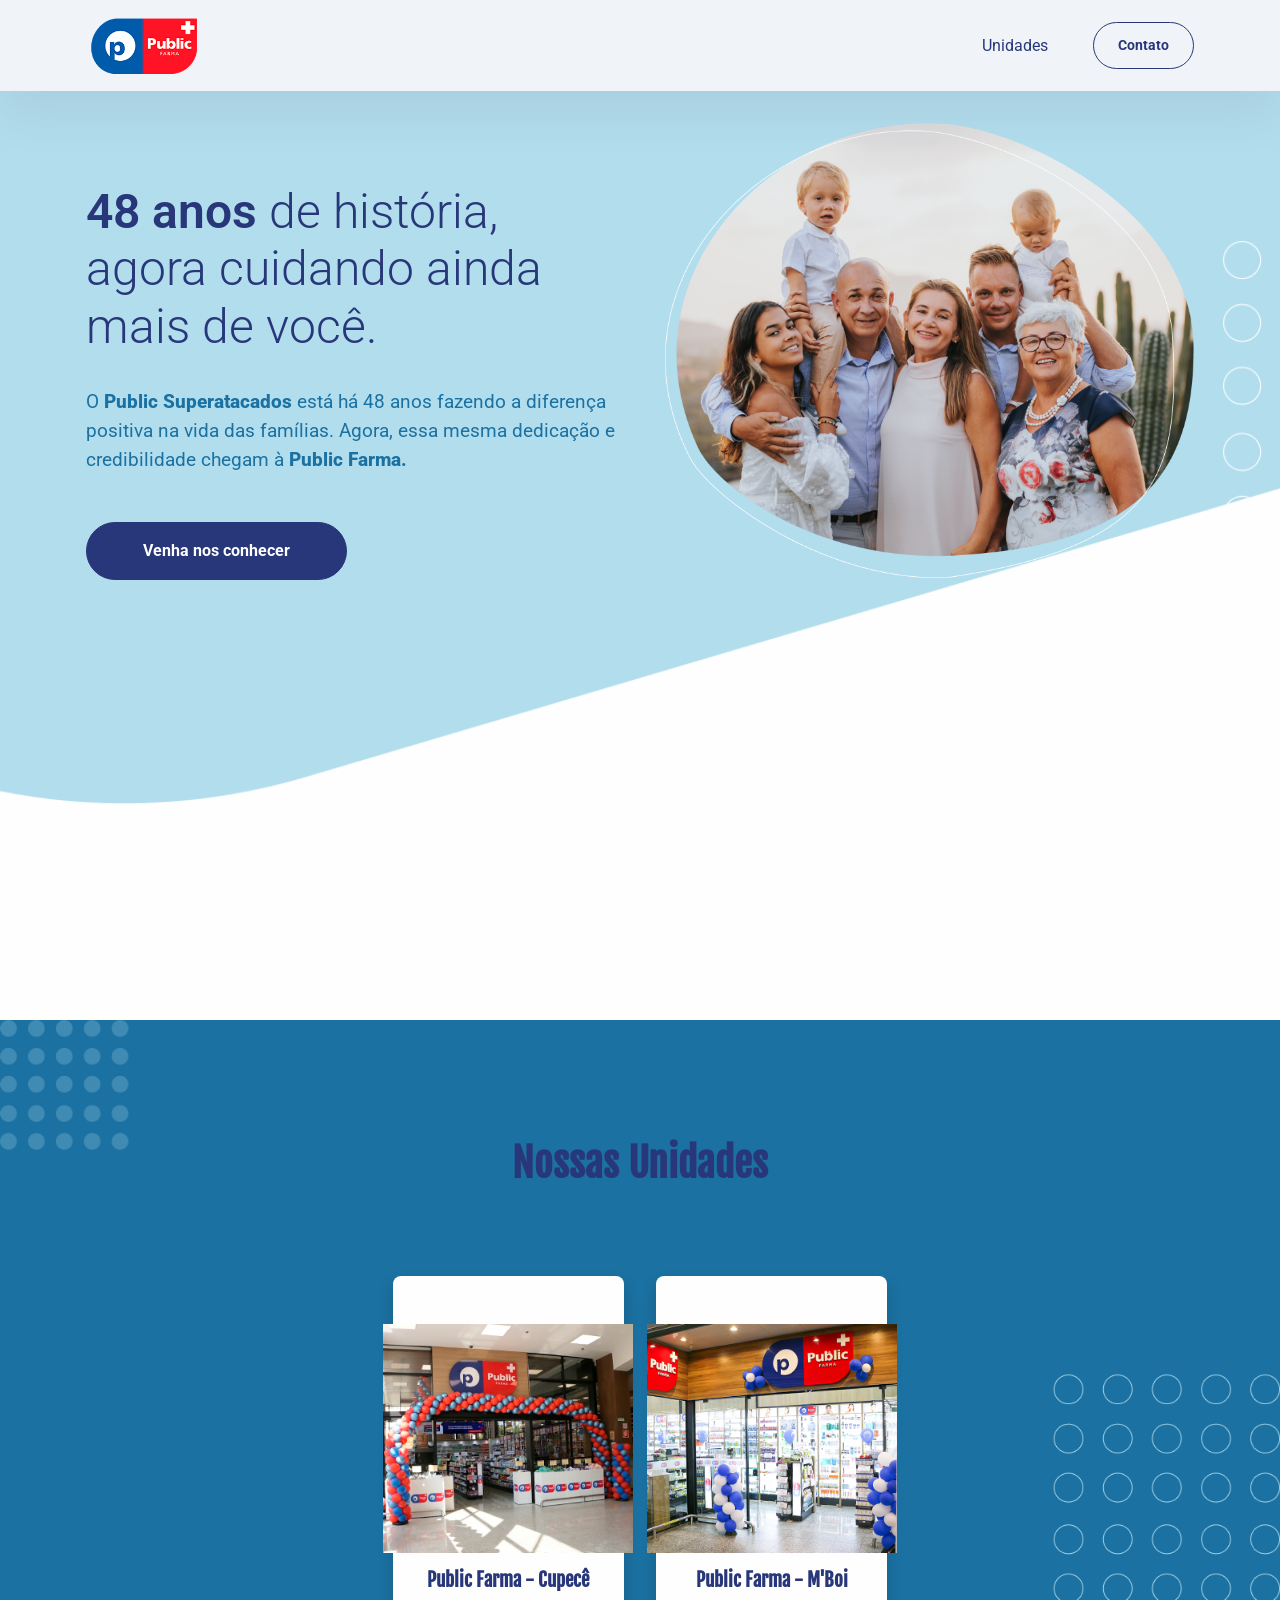
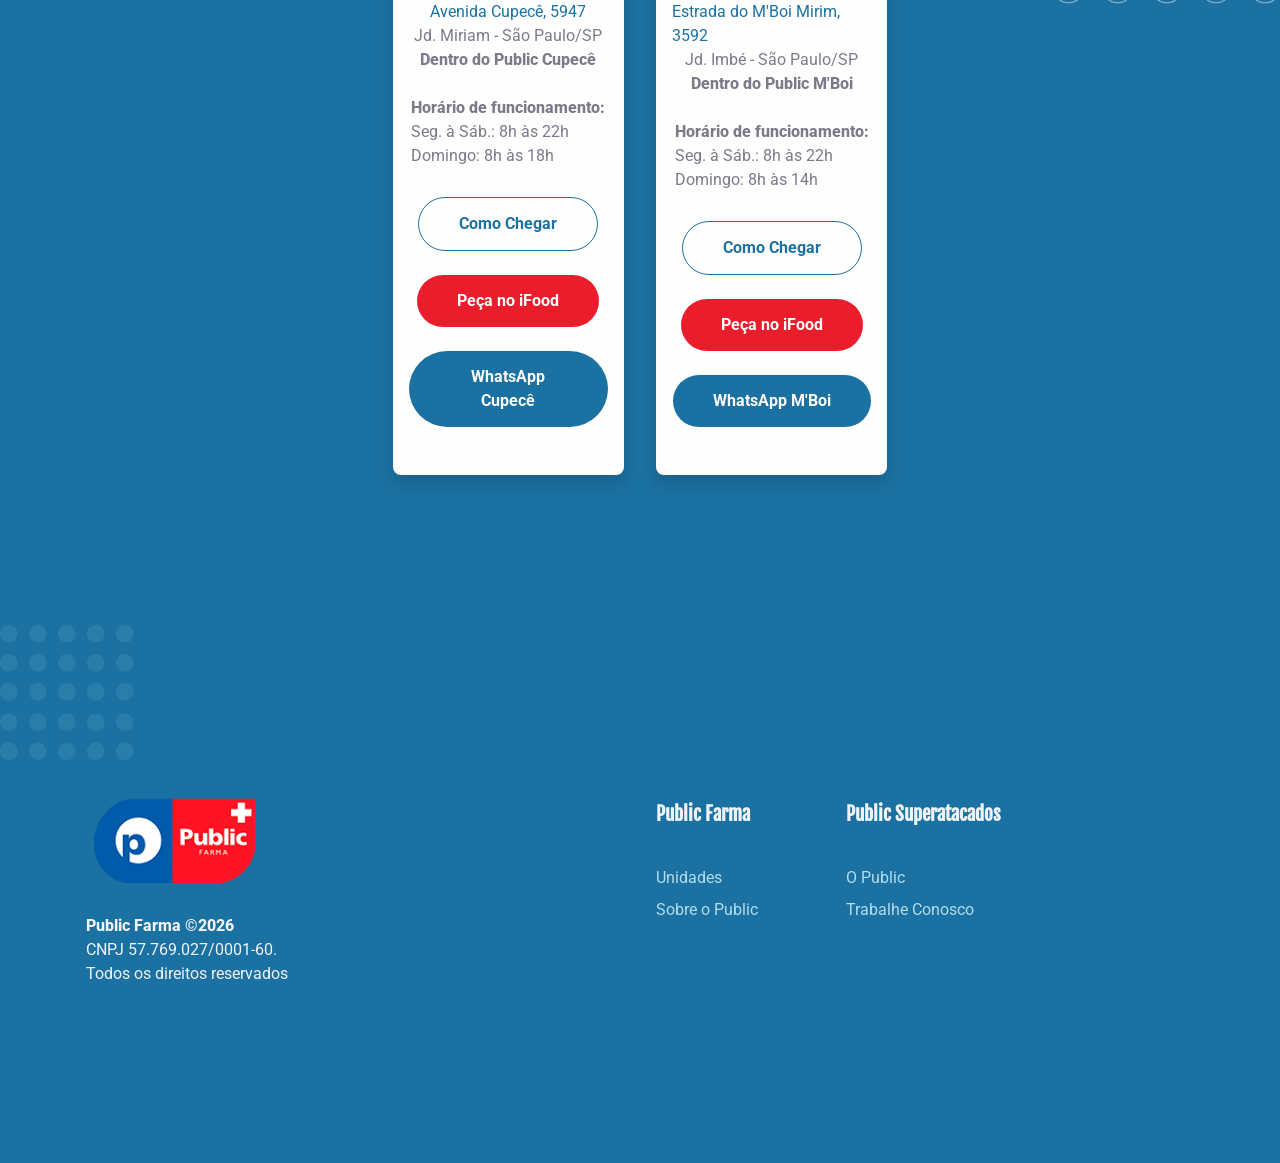
<file: index.html>
<!DOCTYPE html>
<html lang="pt" dir="ltr">

  <head>
    <meta charset="utf-8">
    <meta http-equiv="X-UA-Compatible" content="IE=edge">
    <meta name="viewport" content="width=device-width, initial-scale=1">


    <!-- ===============================================-->
    <!--    Document Title-->
    <!-- ===============================================-->
    <title>Public Farma: 48 anos de tradição</title>


    <!-- ===============================================-->
    <!--    Favicons-->
    <!-- ===============================================-->
    <link rel="apple-touch-icon" sizes="180x180" href="assets/img/favicons/apple-touch-icon.png">
    <link rel="icon" type="image/png" sizes="32x32" href="assets/img/favicons/favicon-32x32.png">
    <link rel="icon" type="image/png" sizes="16x16" href="assets/img/favicons/favicon-16x16.png">
    <link rel="shortcut icon" type="image/x-icon" href="assets/img/favicons/favicon.ico">
    <link rel="manifest" href="assets/img/favicons/manifest.json">
    <meta name="msapplication-TileImage" content="assets/img/favicons/mstile-150x150.png">
    <meta name="theme-color" content="#ffffff">


    <!-- ===============================================-->
    <!--    Stylesheets-->
    <!-- ===============================================-->
    <link href="assets/css/theme.css" rel="stylesheet" />

  </head>


  <body>

    <!-- ===============================================-->
    <!--    Main Content-->
    <!-- ===============================================-->
    <main class="main" id="top">
      <nav class="navbar navbar-expand-lg navbar-light fixed-top py-3 d-block" data-navbar-on-scroll="data-navbar-on-scroll">
        <div class="container"><a class="navbar-brand" href="index.html"><img src="assets/img/gallery/logo.png" width="118" alt="logo" /></a>
          <button class="navbar-toggler" type="button" data-bs-toggle="collapse" data-bs-target="#navbarSupportedContent" aria-controls="navbarSupportedContent" aria-expanded="false" aria-label="Toggle navigation"><span class="navbar-toggler-icon"> </span></button>
          <div class="collapse navbar-collapse border-top border-lg-0 mt-4 mt-lg-0" id="navbarSupportedContent">
            <ul class="navbar-nav ms-auto pt-2 pt-lg-0 font-base">
              <li class="nav-item px-2"><a class="nav-link" href="#unidades">Unidades</a></li>
			  <!--<li class="nav-item px-2"><a class="nav-link" href="#convenios">Convênios</a></li>-->
            </ul><a class="btn btn-sm btn-outline-primary rounded-pill order-1 order-lg-0 ms-lg-4" href="#unidades">Contato</a>
          </div>
        </div>
      </nav>
      <section class="py-xxl-10 pb-0" id="home">
        <div class="bg-holder bg-size" style="background-image:url(assets/img/gallery/hero-bg.png);background-position:top center;background-size:cover;">
        </div>
        <!--/.bg-holder-->

        <div class="container">
          <div class="row min-vh-xl-100 min-vh-xxl-25">
            <div class="col-md-5 col-xl-6 col-xxl-7 order-0 order-md-1 text-end"><img class="pt-7 pt-md-0 w-100" src="assets/img/gallery/hero.png" alt="hero-header" /></div>
            <div class="col-md-75 col-xl-6 col-xxl-5 text-md-start text-center py-6">
              <h1 class="fw-light font-base fs-6 fs-xxl-7"><strong>48 anos</strong> de história, agora cuidando ainda mais de você.</h1><br>
              <p class="fs-1 mb-5">O <b>Public Superatacados</b> está há 48 anos fazendo a diferença positiva na vida das famílias. Agora, essa mesma dedicação e credibilidade chegam à <b>Public Farma.</b></p>
			  <a class="btn btn-lg btn-primary rounded-pill" href="#unidades" role="button">Venha nos conhecer</a>
            </div>
          </div>
        </div>
      </section>
	  
<!-- <section> begin ============================-->
      <main class="main" id="unidades">
		<section class="bg-secondary">
        <div class="bg-holder bg-size" style="background-image:url(assets/img/gallery/doctors-bg.png);background-position:top center;background-size:contain;">
        </div>
        <!--/.bg-holder-->

        <div class="container"> <h1 class="text-center">Nossas Unidades</h1>
          <div class="row justify-content-center">
            <div class="col-xl-10 px-0">
              <div class="carousel slide" id="carouselExampleDark" data-bs-ride="carousel">
                <div class="carousel-inner">
                  <div class="carousel-item active" data-bs-interval="10000">
                    <div class="row h-100 m-lg-7 mx-3 mt-6 mx-md-4 my-md-7 justify-content-center">
                      <div class="col-md-4 mb-8 mb-md-0">
                        <div class="card card-span h-100 shadow">
                          <div class="card-body d-flex flex-column flex-center py-5"><img src="assets/img/gallery/unicupece.png" width="250" alt="..." />
                            <h5 class="mt-3">Public Farma - Cupecê</h5>
                            <p class="mb-0 fs-xxl-1">Avenida Cupecê, 5947</p>
                            <p class="text-600 mb-0">Jd. Miriam - São Paulo/SP</p>
							<p class="text-600 mb-0"><b>Dentro do Public Cupecê</b></p><br>
							<p class="text-600 mb-4"><b>Horário de funcionamento:</b><br>Seg. à Sáb.: 8h às 22h <br>Domingo: 8h às 18h</p>
                            <div class="text-center">
                              <a href="https://goo.gl/maps/v7kRA8uLJCFEiMup6" target="_blank">
							  <button class="btn btn-outline-secondary rounded-pill" type="submit">Como Chegar</button></a><br><br>
							  <a href="https://www.ifood.com.br/delivery/sao-paulo-sp/public-farma-cupece-jardim-miriam/4c9e7010-7b32-4caa-8251-31919df88b20?UTM_Medium=share" target="_blank">
							  <button class="btn btn-secondary-ifood hover-top rounded-pill border-0" type="button">Peça no iFood</button></a><br><br>
							  <a href="https://api.whatsapp.com/send?phone=5511982738215&text=Olá%20Gostaria%20de%20falar%20com%20a%20Public%20Farma%20Cupecê" target="_blank">
							  <button class="btn btn-secondary hover-top rounded-pill border-0" type="button">WhatsApp Cupecê</button></a>
                            </div>
                          </div>
                        </div>
                      </div>
                    
                      <div class="col-md-4 mb-8 mb-md-0">
                        <div class="card card-span h-100 shadow">
                          <div class="card-body d-flex flex-column flex-center py-5"><img src="assets/img/gallery/unimboi.png" width="250" alt="..." />
                            <h5 class="mt-3">Public Farma - M'Boi</h5>
                            <p class="mb-0 fs-xxl-1">Estrada do M'Boi Mirim, 3592</p>
                            <p class="text-600 mb-0">Jd. Imbé - São Paulo/SP</p>
							<p class="text-600 mb-0"><b>Dentro do Public M'Boi</b></p><br>
							<p class="text-600 mb-4"><b>Horário de funcionamento:</b><br>Seg. à Sáb.: 8h às 22h <br>Domingo: 8h às 14h</p>
                            <div class="text-center">
                              <a href="https://maps.app.goo.gl/mRiXfCqAbsccqY5DA" target="_blank">
							  <button class="btn btn-outline-secondary rounded-pill" type="submit">Como Chegar</button></a><br><br>
							  <a href="https://www.ifood.com.br/delivery/sao-paulo-sp/public-farma-mboi-mirim-jardim-coimbra/575fa2fe-cdfb-47be-b5ad-23d1ee122832?UTM_Medium=share" target="_blank">
							  <button class="btn btn-secondary-ifood hover-top rounded-pill border-0" type="button">Peça no iFood</button></a><br><br>
							  <a href="https://api.whatsapp.com/send?phone=5511968574326&text=Olá%20Gostaria%20de%20falar%20com%20a%20Public%20Farma%20M%20Boi%20Mirim" target="_blank">
							  <button class="btn btn-secondary hover-top rounded-pill border-0" type="button">WhatsApp M'Boi</button>
							  </a>
                            </div>
                          </div>
                        </div>
                      </div>
                    </div>
                  </div>
                  
                  </div>
                  
                    </div>
                  </div>
                </div>
              </div>
            </div>
          </div>
        </div>
      </section>


      <!-- ============================================-->

      <!-- <section> begin ============================-->
      <!-- <section class="py-5">

        <div class="container">
          <div class="row">
            <div class="col-12 py-3">
              
              

              <h1 class="text-center">Convênios</h1>
            </div>
          </div>
        </div>
        <!-- end of .container-->

      <!--</section> -->
      <!-- <section> close ============================-->
      <!-- ============================================-->


      <!--<section>
        <div class="bg-holder bg-size" style="background-image:url(assets/img/gallery/dot-bg.png);background-position:top left;background-size:auto;">
        </div>-->
		
		<!--/.bg-holder-->
		<!--<div class="container">
          <div class="row">
            <div class="col-sm-6 col-lg-3 mb-4">
              <div class="card h-100 shadow card-span rounded-3"><img class="card-img-top rounded-top-3" src="assets/img/gallery/covid-19.png" alt="news" />
                <div class="card-body"><span class="fs--1 text-primary me-3">Health</span>
                  <svg class="bi bi-calendar2 me-2" xmlns="http://www.w3.org/2000/svg" width="12" height="12" fill="currentColor" viewBox="0 0 16 16">
                    <path d="M3.5 0a.5.5 0 0 1 .5.5V1h8V.5a.5.5 0 0 1 1 0V1h1a2 2 0 0 1 2 2v11a2 2 0 0 1-2 2H2a2 2 0 0 1-2-2V3a2 2 0 0 1 2-2h1V.5a.5.5 0 0 1 .5-.5zM2 2a1 1 0 0 0-1 1v11a1 1 0 0 0 1 1h12a1 1 0 0 0 1-1V3a1 1 0 0 0-1-1H2z"></path>
                    <path d="M2.5 4a.5.5 0 0 1 .5-.5h10a.5.5 0 0 1 .5.5v1a.5.5 0 0 1-.5.5H3a.5.5 0 0 1-.5-.5V4z"> </path>
                  </svg><span class="fs--1 text-900">Nov 21, 2021</span><span class="fs--1"></span>
                  <h5 class="font-base fs-lg-0 fs-xl-1 my-3">COVID-19: The Most Up-to-Date Information</h5><a class="stretched-link" href="#!">read full article</a>
                </div>
              </div>
            </div>
            <div class="col-sm-6 col-lg-3 mb-4">
              <div class="card h-100 shadow card-span rounded-3"><img class="card-img-top rounded-top-3" src="assets/img/gallery/laboratories.png" alt="news" />
                <div class="card-body"><span class="fs--1 text-primary me-3">Lifestyle</span>
                  <svg class="bi bi-calendar2 me-2" xmlns="http://www.w3.org/2000/svg" width="12" height="12" fill="currentColor" viewBox="0 0 16 16">
                    <path d="M3.5 0a.5.5 0 0 1 .5.5V1h8V.5a.5.5 0 0 1 1 0V1h1a2 2 0 0 1 2 2v11a2 2 0 0 1-2 2H2a2 2 0 0 1-2-2V3a2 2 0 0 1 2-2h1V.5a.5.5 0 0 1 .5-.5zM2 2a1 1 0 0 0-1 1v11a1 1 0 0 0 1 1h12a1 1 0 0 0 1-1V3a1 1 0 0 0-1-1H2z"></path>
                    <path d="M2.5 4a.5.5 0 0 1 .5-.5h10a.5.5 0 0 1 .5.5v1a.5.5 0 0 1-.5.5H3a.5.5 0 0 1-.5-.5V4z"> </path>
                  </svg><span class="fs--1 text-900">Nov 25, 2021</span><span class="fs--1"></span>
                  <h5 class="font-base fs-lg-0 fs-xl-1 my-3">Importance of Accreditation for Laboratories</h5><a class="stretched-link" href="#!">read full article</a>
                </div>
              </div>
            </div>
			<div class="col-sm-6 col-lg-3 mb-4">
              <div class="card h-100 shadow card-span rounded-3"><img class="card-img-top rounded-top-3" src="assets/img/gallery/laboratories.png" alt="news" />
                <div class="card-body"><span class="fs--1 text-primary me-3">Lifestyle</span>
                  <svg class="bi bi-calendar2 me-2" xmlns="http://www.w3.org/2000/svg" width="12" height="12" fill="currentColor" viewBox="0 0 16 16">
                    <path d="M3.5 0a.5.5 0 0 1 .5.5V1h8V.5a.5.5 0 0 1 1 0V1h1a2 2 0 0 1 2 2v11a2 2 0 0 1-2 2H2a2 2 0 0 1-2-2V3a2 2 0 0 1 2-2h1V.5a.5.5 0 0 1 .5-.5zM2 2a1 1 0 0 0-1 1v11a1 1 0 0 0 1 1h12a1 1 0 0 0 1-1V3a1 1 0 0 0-1-1H2z"></path>
                    <path d="M2.5 4a.5.5 0 0 1 .5-.5h10a.5.5 0 0 1 .5.5v1a.5.5 0 0 1-.5.5H3a.5.5 0 0 1-.5-.5V4z"> </path>
                  </svg><span class="fs--1 text-900">Nov 25, 2021</span><span class="fs--1"></span>
                  <h5 class="font-base fs-lg-0 fs-xl-1 my-3">Importance of Accreditation for Laboratories</h5><a class="stretched-link" href="#!">read full article</a>
                </div>
              </div>
            </div>
            <div class="col-sm-6 col-lg-3 mb-4">
              <div class="card h-100 shadow card-span rounded-3"><img class="card-img-top rounded-top-3" src="assets/img/gallery/nicotine.png" alt="news" />
                <div class="card-body"><span class="fs--1 text-primary me-3">Health</span>
                  <svg class="bi bi-calendar2 me-2" xmlns="http://www.w3.org/2000/svg" width="12" height="12" fill="currentColor" viewBox="0 0 16 16">
                    <path d="M3.5 0a.5.5 0 0 1 .5.5V1h8V.5a.5.5 0 0 1 1 0V1h1a2 2 0 0 1 2 2v11a2 2 0 0 1-2 2H2a2 2 0 0 1-2-2V3a2 2 0 0 1 2-2h1V.5a.5.5 0 0 1 .5-.5zM2 2a1 1 0 0 0-1 1v11a1 1 0 0 0 1 1h12a1 1 0 0 0 1-1V3a1 1 0 0 0-1-1H2z"></path>
                    <path d="M2.5 4a.5.5 0 0 1 .5-.5h10a.5.5 0 0 1 .5.5v1a.5.5 0 0 1-.5.5H3a.5.5 0 0 1-.5-.5V4z"> </path>
                  </svg><span class="fs--1 text-900">Nov 28, 2021</span><span class="fs--1"></span>
                  <h5 class="font-base fs-lg-0 fs-xl-1 my-3">The dangers of nicotine are addressed in depth</h5><a class="stretched-link" href="#!">read full article</a>
                </div>
              </div>
            </div>
          </div>
        </div>-->
      </section>


      <section class="py-0 bg-secondary">
        <div class="bg-holder opacity-25" style="background-image:url(assets/img/gallery/dot-bg.png);background-position:top left;margin-top:-3.125rem;background-size:auto;">
        </div>
        <!--/.bg-holder-->

        <div class="container">
          <div class="row py-8">
            <div class="col-12 col-sm-12 col-lg-6 mb-4 order-0 order-sm-0"><a class="text-decoration-none" href="#"><img src="assets/img/gallery/footer-logo.png" height="90" alt="" /></a>
              <p class="text-light my-4"><b>Public Farma ©2026</b><br>CNPJ 57.769.027/0001-60.<br>Todos os direitos reservados<br></p>
            </div>
			<div class="col-6 col-sm-4 col-lg-2 mb-3 order-2 order-sm-1">
              <h5 class="lh-lg fw-bold mb-4 text-light font-sans-serif">Public Farma</h5>
              <ul class="list-unstyled mb-md-4 mb-lg-0">
                <li class="lh-lg"><a class="footer-link" href="#unidades">Unidades</a></li>
                <!-- <li class="lh-lg"><a class="footer-link" href="#convenios">Convênios</li> -->
                <li class="lh-lg"><a class="footer-link" href="https://public.com.br/#sobre">Sobre o Public</a></li>
              </ul>
            </div>
            <div class="col-6 col-sm-4 col-lg-2 mb-3 order-3 order-sm-2">
              <h5 class="lh-lg fw-bold text-light mb-4 font-sans-serif">Public Superatacados</h5>
              <ul class="list-unstyled mb-md-4 mb-lg-0">
                <li class="lh-lg"><a class="footer-link" href="https://public.com.br/" target="_blank">O Public</a></li>
				<li class="lh-lg"><a class="footer-link" href="https://public.com.br/#trabalhe" target="_blank">Trabalhe Conosco</a></li>
              </ul>
            </div>
            <!--<div class="col-6 col-sm-4 col-lg-2 mb-3 order-3 order-sm-2">
              <h5 class="lh-lg fw-bold text-light mb-4 font-sans-serif">Public Restaurantes</h5>
              <ul class="list-unstyled mb-md-4 mb-lg-0">
                <li class="lh-lg"><a class="footer-link" href="#!">About Us</a></li>
                <li class="lh-lg"><a class="footer-link" href="#!">Contact US</a></li>
                <li class="lh-lg"><a class="footer-link" href="#!">Get Update</a></li>
              </ul>
            </div>-->
          </div>
        </div>


        <!-- ============================================-->
        
        <!-- ============================================-->


      </section>
    </main>
    <!-- ===============================================-->
    <!--    End of Main Content-->

    <!--    JavaScripts-->
    <!-- ===============================================-->
    <script src="vendors/@popperjs/popper.min.js"></script>
    <script src="vendors/bootstrap/bootstrap.min.js"></script>
    <script src="vendors/is/is.min.js"></script>
    <script src="https://scripts.sirv.com/sirvjs/v3/sirv.js"></script>
    <script src="https://polyfill.io/v3/polyfill.min.js?features=window.scroll"></script>
    <script src="vendors/fontawesome/all.min.js"></script>
    <script src="assets/js/theme.js"></script>

    <link rel="preconnect" href="https://fonts.googleapis.com">
    <link rel="preconnect" href="https://fonts.gstatic.com" crossorigin>
    <link href="https://fonts.googleapis.com/css2?family=Fjalla+One&amp;family=Roboto:ital,wght@0,100;0,300;0,400;0,500;0,700;0,900;1,100&amp;display=swap" rel="stylesheet">
  </body>

</html>
</file>
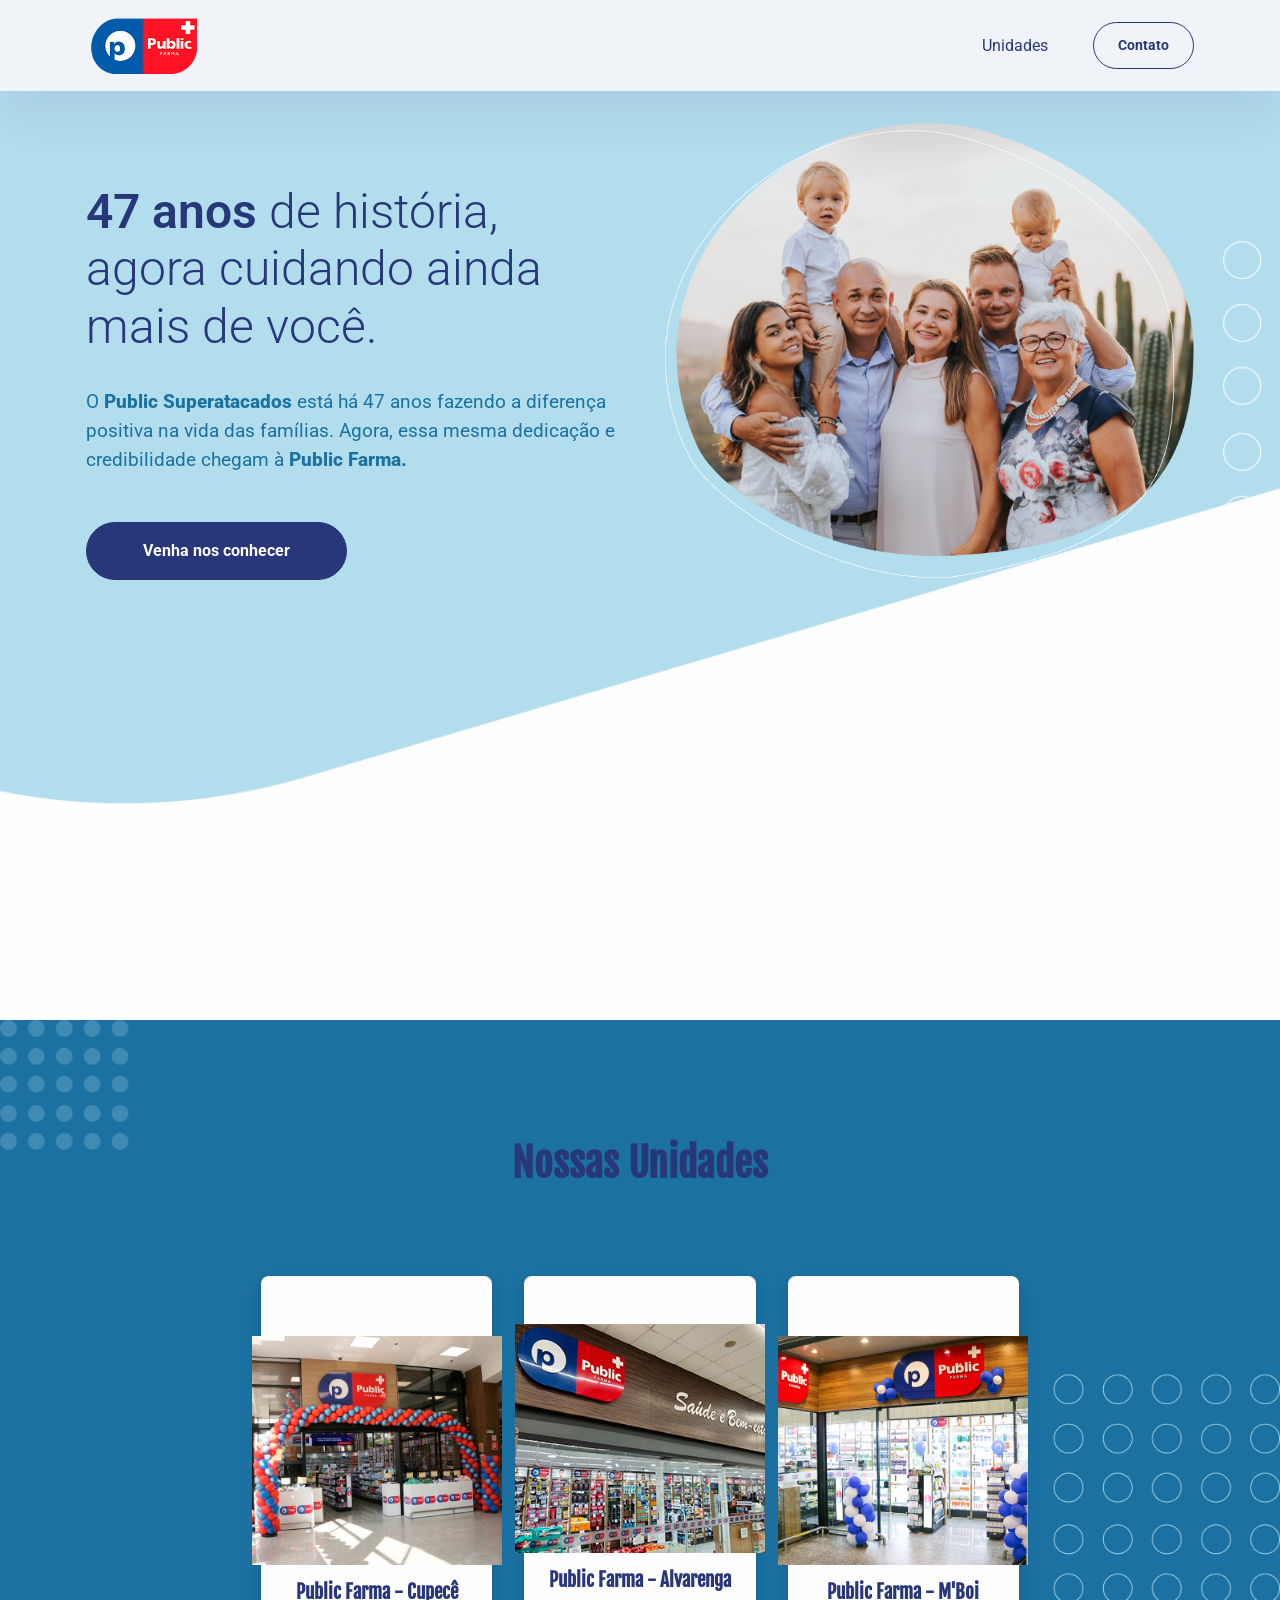
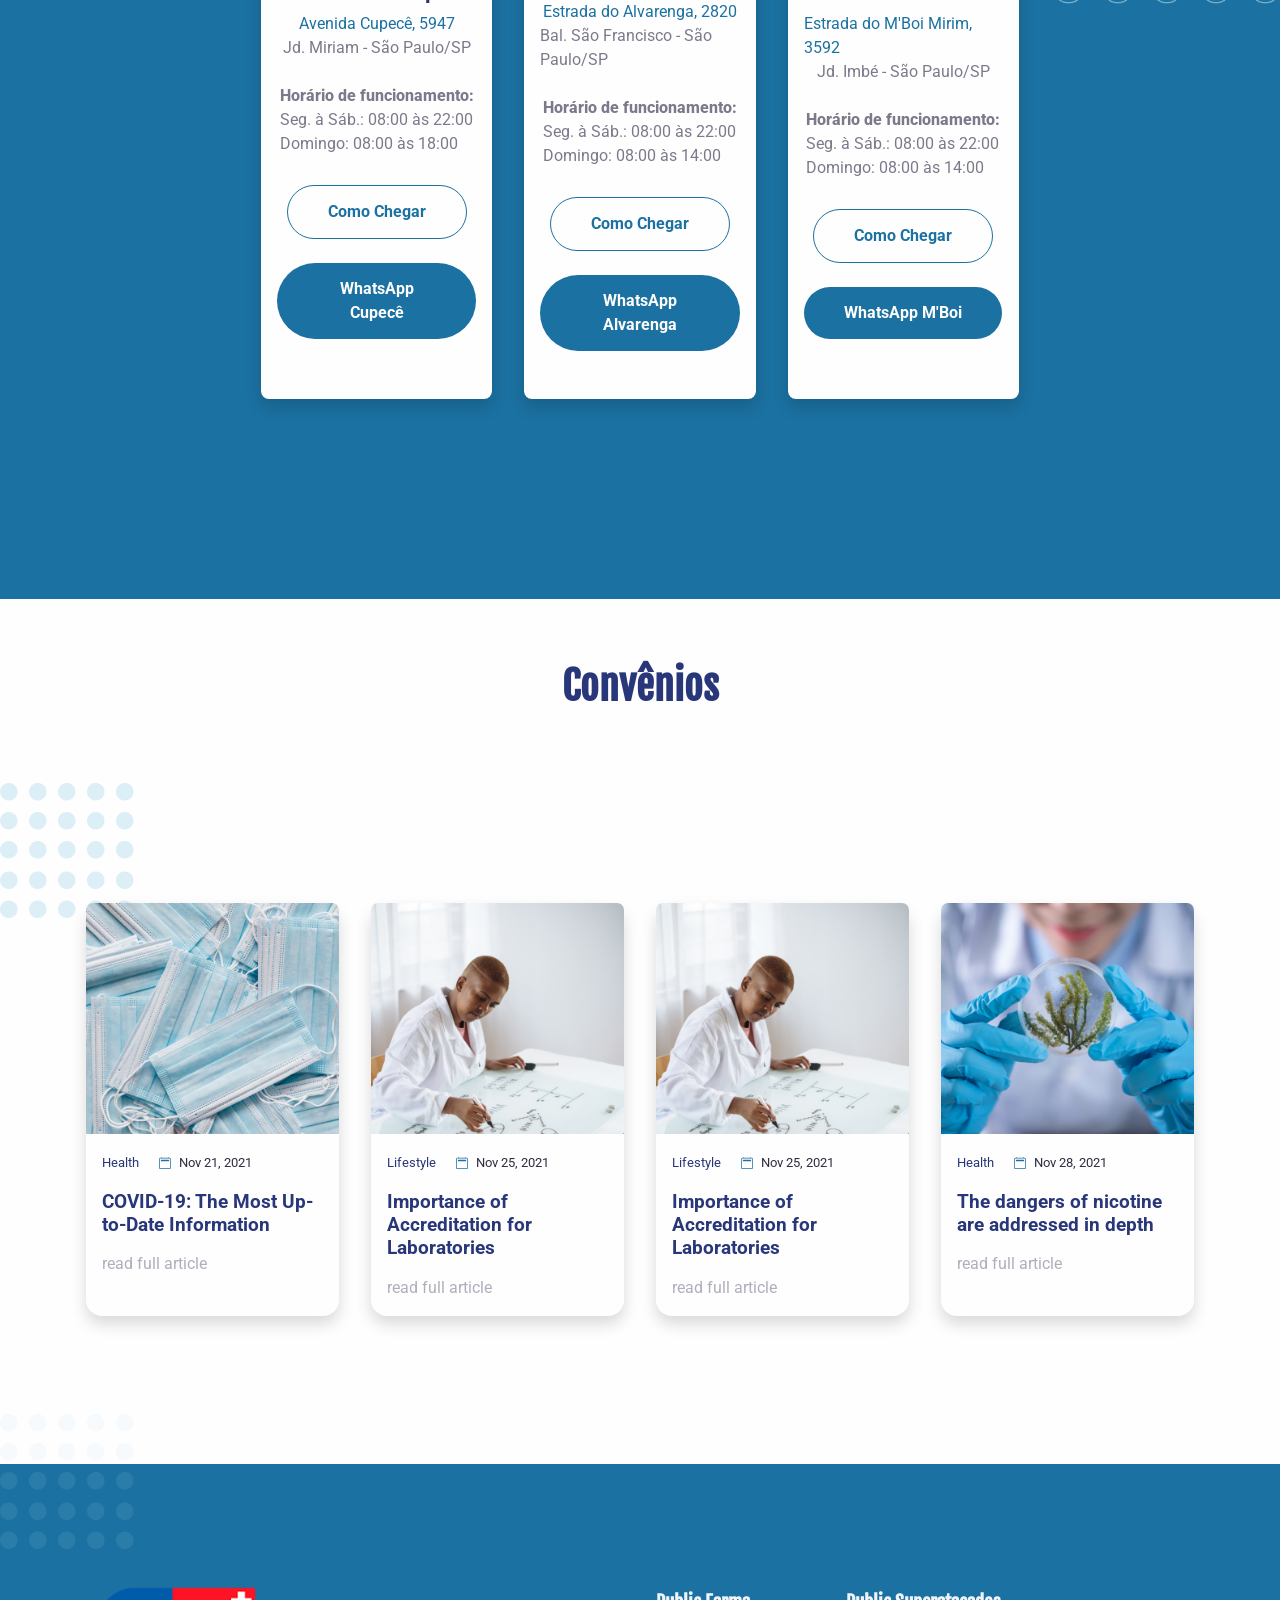
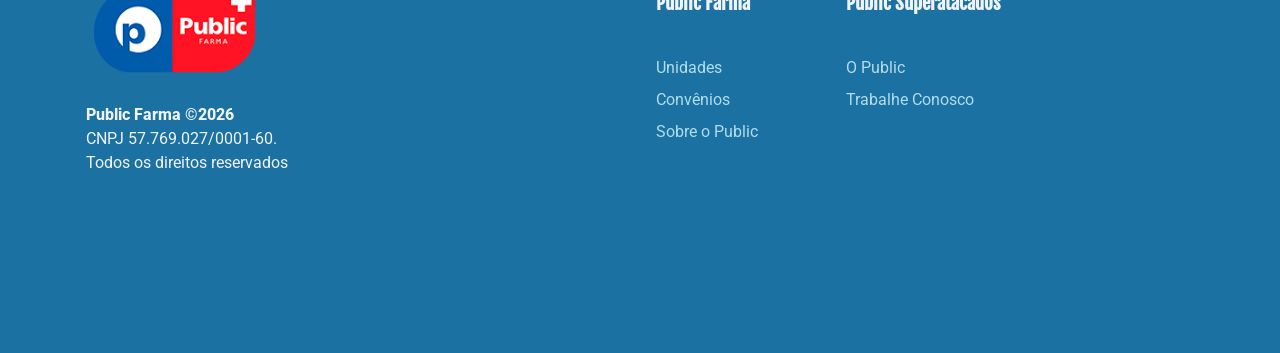
<file: Tema Farma/public/index.html>
<!DOCTYPE html>
<html lang="en-US" dir="ltr">

  <head>
    <meta charset="utf-8">
    <meta http-equiv="X-UA-Compatible" content="IE=edge">
    <meta name="viewport" content="width=device-width, initial-scale=1">


    <!-- ===============================================-->
    <!--    Document Title-->
    <!-- ===============================================-->
    <title>Public Farma</title>


    <!-- ===============================================-->
    <!--    Favicons-->
    <!-- ===============================================-->
    <link rel="apple-touch-icon" sizes="180x180" href="assets/img/favicons/apple-touch-icon.png">
    <link rel="icon" type="image/png" sizes="32x32" href="assets/img/favicons/favicon-32x32.png">
    <link rel="icon" type="image/png" sizes="16x16" href="assets/img/favicons/favicon-16x16.png">
    <link rel="shortcut icon" type="image/x-icon" href="assets/img/favicons/favicon.ico">
    <link rel="manifest" href="assets/img/favicons/manifest.json">
    <meta name="msapplication-TileImage" content="assets/img/favicons/mstile-150x150.png">
    <meta name="theme-color" content="#ffffff">


    <!-- ===============================================-->
    <!--    Stylesheets-->
    <!-- ===============================================-->
    <link href="assets/css/theme.css" rel="stylesheet" />

  </head>


  <body>

    <!-- ===============================================-->
    <!--    Main Content-->
    <!-- ===============================================-->
    <main class="main" id="top">
      <nav class="navbar navbar-expand-lg navbar-light fixed-top py-3 d-block" data-navbar-on-scroll="data-navbar-on-scroll">
        <div class="container"><a class="navbar-brand" href="index.html"><img src="assets/img/gallery/logo.png" width="118" alt="logo" /></a>
          <button class="navbar-toggler" type="button" data-bs-toggle="collapse" data-bs-target="#navbarSupportedContent" aria-controls="navbarSupportedContent" aria-expanded="false" aria-label="Toggle navigation"><span class="navbar-toggler-icon"> </span></button>
          <div class="collapse navbar-collapse border-top border-lg-0 mt-4 mt-lg-0" id="navbarSupportedContent">
            <ul class="navbar-nav ms-auto pt-2 pt-lg-0 font-base">
              <li class="nav-item px-2"><a class="nav-link" href="#unidades">Unidades</a></li>
			  <!--<li class="nav-item px-2"><a class="nav-link" href="#convenios">Convênios</a></li>-->
            </ul><a class="btn btn-sm btn-outline-primary rounded-pill order-1 order-lg-0 ms-lg-4" href="#unidades">Contato</a>
          </div>
        </div>
      </nav>
      <section class="py-xxl-10 pb-0" id="home">
        <div class="bg-holder bg-size" style="background-image:url(assets/img/gallery/hero-bg.png);background-position:top center;background-size:cover;">
        </div>
        <!--/.bg-holder-->

        <div class="container">
          <div class="row min-vh-xl-100 min-vh-xxl-25">
            <div class="col-md-5 col-xl-6 col-xxl-7 order-0 order-md-1 text-end"><img class="pt-7 pt-md-0 w-100" src="assets/img/gallery/hero.png" alt="hero-header" /></div>
            <div class="col-md-75 col-xl-6 col-xxl-5 text-md-start text-center py-6">
              <h1 class="fw-light font-base fs-6 fs-xxl-7"><strong>47 anos</strong> de história, agora cuidando ainda mais de você.</h1><br>
              <p class="fs-1 mb-5">O <b>Public Superatacados</b> está há 47 anos fazendo a diferença positiva na vida das famílias. Agora, essa mesma dedicação e credibilidade chegam à <b>Public Farma.</b></p>
			  <a class="btn btn-lg btn-primary rounded-pill" href="#unidades" role="button">Venha nos conhecer</a>
            </div>
          </div>
        </div>
      </section>
	  
<!-- <section> begin ============================-->
      <main class="main" id="unidades">
		<section class="bg-secondary">
        <div class="bg-holder bg-size" style="background-image:url(assets/img/gallery/doctors-bg.png);background-position:top center;background-size:contain;">
        </div>
        <!--/.bg-holder-->

        <div class="container"> <h1 class="text-center">Nossas Unidades</h1>
          <div class="row flex-center">
            <div class="col-xl-10 px-0">
              <div class="carousel slide" id="carouselExampleDark" data-bs-ride="carousel">
                <div class="carousel-inner">
                  <div class="carousel-item active" data-bs-interval="10000">
                    <div class="row h-100 m-lg-7 mx-3 mt-6 mx-md-4 my-md-7">
                      <div class="col-md-4 mb-8 mb-md-0">
                        <div class="card card-span h-100 shadow">
                          <div class="card-body d-flex flex-column flex-center py-5"><img src="assets/img/gallery/unicupece.png" width="250" alt="..." />
                            <h5 class="mt-3">Public Farma - Cupecê</h5>
                            <p class="mb-0 fs-xxl-1">Avenida Cupecê, 5947</p>
                            <p class="text-600 mb-0">Jd. Miriam - São Paulo/SP</p><br>
							<p class="text-600 mb-4"><b>Horário de funcionamento:</b><br>Seg. à Sáb.: 08:00 às 22:00 <br>Domingo: 08:00 às 18:00</p>
                            <div class="text-center">
                              <a href="https://goo.gl/maps/v7kRA8uLJCFEiMup6" target="_blank">
							  <button class="btn btn-outline-secondary rounded-pill" type="submit">Como Chegar</button></a><br><br>
							  <a href="https://api.whatsapp.com/send?phone=5511982738215&text=Olá%20Gostaria%20de%20falar%20com%20a%20Public%20Farma%20Cupecê" target="_blank">
							  <button class="btn btn-secondary hover-top rounded-pill border-0" type="button">WhatsApp Cupecê</button></a>
                            </div>
                          </div>
                        </div>
                      </div>
                      <div class="col-md-4 mb-8 mb-md-0">
                        <div class="card card-span h-100 shadow">
                          <div class="card-body d-flex flex-column flex-center py-5"><img src="assets/img/gallery/unialvarenga.png" width="250" alt="..." />
                            <h5 class="mt-3">Public Farma - Alvarenga</h5>
                            <p class="mb-0 fs-xxl-1">Estrada do Alvarenga, 2820</p>
                            <p class="text-600 mb-0"> Bal. São Francisco - São Paulo/SP</p><br>
							<p class="text-600 mb-4"><b>Horário de funcionamento:</b><br>Seg. à Sáb.: 08:00 às 22:00 <br>Domingo: 08:00 às 14:00</p>
                            <div class="text-center">
                              <a href="https://goo.gl/maps/FdeTSGWbs2F6KG6j9" target="_blank">
							  <button class="btn btn-outline-secondary rounded-pill" type="submit">Como Chegar</button></a><br><br>
							  <a href="https://api.whatsapp.com/send?phone=5511941522631&text=Olá%20Gostaria%20de%20falar%20com%20a%20Public%20Farma%20Alvarenga" target="_blank">
							  <button class="btn btn-secondary hover-top rounded-pill border-0" type="button">WhatsApp Alvarenga</button>
							  </a>
                            </div>
                          </div>
                        </div>
                      </div>
                      <div class="col-md-4 mb-8 mb-md-0">
                        <div class="card card-span h-100 shadow">
                          <div class="card-body d-flex flex-column flex-center py-5"><img src="assets/img/gallery/unimboi.png" width="250" alt="..." />
                            <h5 class="mt-3">Public Farma - M'Boi</h5>
                            <p class="mb-0 fs-xxl-1">Estrada do M'Boi Mirim, 3592</p>
                            <p class="text-600 mb-0">Jd. Imbé - São Paulo/SP</p><br>
							<p class="text-600 mb-4"><b>Horário de funcionamento:</b><br>Seg. à Sáb.: 08:00 às 22:00 <br>Domingo: 08:00 às 14:00</p>
                            <div class="text-center">
                              <a href="https://maps.app.goo.gl/mRiXfCqAbsccqY5DA" target="_blank">
							  <button class="btn btn-outline-secondary rounded-pill" type="submit">Como Chegar</button></a><br><br>
							  <a href="https://api.whatsapp.com/send?phone=5511968574326&text=Olá%20Gostaria%20de%20falar%20com%20a%20Public%20Farma%20M%20Boi%20Mirim" target="_blank">
							  <button class="btn btn-secondary hover-top rounded-pill border-0" type="button">WhatsApp M'Boi</button>
							  </a>
                            </div>
                          </div>
                        </div>
                      </div>
                    </div>
                  </div>
                  
                  </div>
                  
                    </div>
                  </div>
                </div>
              </div>
            </div>
          </div>
        </div>
      </section>


      <!-- ============================================-->

      <!-- <section> begin ============================-->
      <section class="py-5">

        <div class="container">
          <div class="row">
            <div class="col-12 py-3">
              
              <!--/.bg-holder-->

              <h1 class="text-center">Convênios</h1>
            </div>
          </div>
        </div>
        <!-- end of .container-->

      </section>
      <!-- <section> close ============================-->
      <!-- ============================================-->


      <section>
        <div class="bg-holder bg-size" style="background-image:url(assets/img/gallery/dot-bg.png);background-position:top left;background-size:auto;">
        </div>
        <!--/.bg-holder-->

        <div class="container">
          <div class="row">
            <div class="col-sm-6 col-lg-3 mb-4">
              <div class="card h-100 shadow card-span rounded-3"><img class="card-img-top rounded-top-3" src="assets/img/gallery/covid-19.png" alt="news" />
                <div class="card-body"><span class="fs--1 text-primary me-3">Health</span>
                  <svg class="bi bi-calendar2 me-2" xmlns="http://www.w3.org/2000/svg" width="12" height="12" fill="currentColor" viewBox="0 0 16 16">
                    <path d="M3.5 0a.5.5 0 0 1 .5.5V1h8V.5a.5.5 0 0 1 1 0V1h1a2 2 0 0 1 2 2v11a2 2 0 0 1-2 2H2a2 2 0 0 1-2-2V3a2 2 0 0 1 2-2h1V.5a.5.5 0 0 1 .5-.5zM2 2a1 1 0 0 0-1 1v11a1 1 0 0 0 1 1h12a1 1 0 0 0 1-1V3a1 1 0 0 0-1-1H2z"></path>
                    <path d="M2.5 4a.5.5 0 0 1 .5-.5h10a.5.5 0 0 1 .5.5v1a.5.5 0 0 1-.5.5H3a.5.5 0 0 1-.5-.5V4z"> </path>
                  </svg><span class="fs--1 text-900">Nov 21, 2021</span><span class="fs--1"></span>
                  <h5 class="font-base fs-lg-0 fs-xl-1 my-3">COVID-19: The Most Up-to-Date Information</h5><a class="stretched-link" href="#!">read full article</a>
                </div>
              </div>
            </div>
            <div class="col-sm-6 col-lg-3 mb-4">
              <div class="card h-100 shadow card-span rounded-3"><img class="card-img-top rounded-top-3" src="assets/img/gallery/laboratories.png" alt="news" />
                <div class="card-body"><span class="fs--1 text-primary me-3">Lifestyle</span>
                  <svg class="bi bi-calendar2 me-2" xmlns="http://www.w3.org/2000/svg" width="12" height="12" fill="currentColor" viewBox="0 0 16 16">
                    <path d="M3.5 0a.5.5 0 0 1 .5.5V1h8V.5a.5.5 0 0 1 1 0V1h1a2 2 0 0 1 2 2v11a2 2 0 0 1-2 2H2a2 2 0 0 1-2-2V3a2 2 0 0 1 2-2h1V.5a.5.5 0 0 1 .5-.5zM2 2a1 1 0 0 0-1 1v11a1 1 0 0 0 1 1h12a1 1 0 0 0 1-1V3a1 1 0 0 0-1-1H2z"></path>
                    <path d="M2.5 4a.5.5 0 0 1 .5-.5h10a.5.5 0 0 1 .5.5v1a.5.5 0 0 1-.5.5H3a.5.5 0 0 1-.5-.5V4z"> </path>
                  </svg><span class="fs--1 text-900">Nov 25, 2021</span><span class="fs--1"></span>
                  <h5 class="font-base fs-lg-0 fs-xl-1 my-3">Importance of Accreditation for Laboratories</h5><a class="stretched-link" href="#!">read full article</a>
                </div>
              </div>
            </div>
			<div class="col-sm-6 col-lg-3 mb-4">
              <div class="card h-100 shadow card-span rounded-3"><img class="card-img-top rounded-top-3" src="assets/img/gallery/laboratories.png" alt="news" />
                <div class="card-body"><span class="fs--1 text-primary me-3">Lifestyle</span>
                  <svg class="bi bi-calendar2 me-2" xmlns="http://www.w3.org/2000/svg" width="12" height="12" fill="currentColor" viewBox="0 0 16 16">
                    <path d="M3.5 0a.5.5 0 0 1 .5.5V1h8V.5a.5.5 0 0 1 1 0V1h1a2 2 0 0 1 2 2v11a2 2 0 0 1-2 2H2a2 2 0 0 1-2-2V3a2 2 0 0 1 2-2h1V.5a.5.5 0 0 1 .5-.5zM2 2a1 1 0 0 0-1 1v11a1 1 0 0 0 1 1h12a1 1 0 0 0 1-1V3a1 1 0 0 0-1-1H2z"></path>
                    <path d="M2.5 4a.5.5 0 0 1 .5-.5h10a.5.5 0 0 1 .5.5v1a.5.5 0 0 1-.5.5H3a.5.5 0 0 1-.5-.5V4z"> </path>
                  </svg><span class="fs--1 text-900">Nov 25, 2021</span><span class="fs--1"></span>
                  <h5 class="font-base fs-lg-0 fs-xl-1 my-3">Importance of Accreditation for Laboratories</h5><a class="stretched-link" href="#!">read full article</a>
                </div>
              </div>
            </div>
            <div class="col-sm-6 col-lg-3 mb-4">
              <div class="card h-100 shadow card-span rounded-3"><img class="card-img-top rounded-top-3" src="assets/img/gallery/nicotine.png" alt="news" />
                <div class="card-body"><span class="fs--1 text-primary me-3">Health</span>
                  <svg class="bi bi-calendar2 me-2" xmlns="http://www.w3.org/2000/svg" width="12" height="12" fill="currentColor" viewBox="0 0 16 16">
                    <path d="M3.5 0a.5.5 0 0 1 .5.5V1h8V.5a.5.5 0 0 1 1 0V1h1a2 2 0 0 1 2 2v11a2 2 0 0 1-2 2H2a2 2 0 0 1-2-2V3a2 2 0 0 1 2-2h1V.5a.5.5 0 0 1 .5-.5zM2 2a1 1 0 0 0-1 1v11a1 1 0 0 0 1 1h12a1 1 0 0 0 1-1V3a1 1 0 0 0-1-1H2z"></path>
                    <path d="M2.5 4a.5.5 0 0 1 .5-.5h10a.5.5 0 0 1 .5.5v1a.5.5 0 0 1-.5.5H3a.5.5 0 0 1-.5-.5V4z"> </path>
                  </svg><span class="fs--1 text-900">Nov 28, 2021</span><span class="fs--1"></span>
                  <h5 class="font-base fs-lg-0 fs-xl-1 my-3">The dangers of nicotine are addressed in depth</h5><a class="stretched-link" href="#!">read full article</a>
                </div>
              </div>
            </div>
          </div>
        </div>
      </section>


      <section class="py-0 bg-secondary">
        <div class="bg-holder opacity-25" style="background-image:url(assets/img/gallery/dot-bg.png);background-position:top left;margin-top:-3.125rem;background-size:auto;">
        </div>
        <!--/.bg-holder-->

        <div class="container">
          <div class="row py-8">
            <div class="col-12 col-sm-12 col-lg-6 mb-4 order-0 order-sm-0"><a class="text-decoration-none" href="#"><img src="assets/img/gallery/footer-logo.png" height="90" alt="" /></a>
              <p class="text-light my-4"><b>Public Farma ©2026</b><br>CNPJ 57.769.027/0001-60.<br>Todos os direitos reservados<br></p>
            </div>
			<div class="col-6 col-sm-4 col-lg-2 mb-3 order-2 order-sm-1">
              <h5 class="lh-lg fw-bold mb-4 text-light font-sans-serif">Public Farma</h5>
              <ul class="list-unstyled mb-md-4 mb-lg-0">
                <li class="lh-lg"><a class="footer-link" href="#unidades">Unidades</a></li>
                <li class="lh-lg"><a class="footer-link" href="#convenios">Convênios</li>
                <li class="lh-lg"><a class="footer-link" href="https://public.com.br/#sobre">Sobre o Public</a></li>
              </ul>
            </div>
            <div class="col-6 col-sm-4 col-lg-2 mb-3 order-3 order-sm-2">
              <h5 class="lh-lg fw-bold text-light mb-4 font-sans-serif">Public Superatacados</h5>
              <ul class="list-unstyled mb-md-4 mb-lg-0">
                <li class="lh-lg"><a class="footer-link" href="https://public.com.br/" target="_blank">O Public</a></li>
				<li class="lh-lg"><a class="footer-link" href="https://public.com.br/#trabalhe" target="_blank">Trabalhe Conosco</a></li>
              </ul>
            </div>
            <!--<div class="col-6 col-sm-4 col-lg-2 mb-3 order-3 order-sm-2">
              <h5 class="lh-lg fw-bold text-light mb-4 font-sans-serif">Public Restaurantes</h5>
              <ul class="list-unstyled mb-md-4 mb-lg-0">
                <li class="lh-lg"><a class="footer-link" href="#!">About Us</a></li>
                <li class="lh-lg"><a class="footer-link" href="#!">Contact US</a></li>
                <li class="lh-lg"><a class="footer-link" href="#!">Get Update</a></li>
              </ul>
            </div>-->
          </div>
        </div>


        <!-- ============================================-->
        
        <!-- ============================================-->


      </section>
    </main>
    <!-- ===============================================-->
    <!--    End of Main Content-->

    <!--    JavaScripts-->
    <!-- ===============================================-->
    <script src="vendors/@popperjs/popper.min.js"></script>
    <script src="vendors/bootstrap/bootstrap.min.js"></script>
    <script src="vendors/is/is.min.js"></script>
    <script src="https://scripts.sirv.com/sirvjs/v3/sirv.js"></script>
    <script src="https://polyfill.io/v3/polyfill.min.js?features=window.scroll"></script>
    <script src="vendors/fontawesome/all.min.js"></script>
    <script src="assets/js/theme.js"></script>

    <link rel="preconnect" href="https://fonts.googleapis.com">
    <link rel="preconnect" href="https://fonts.gstatic.com" crossorigin>
    <link href="https://fonts.googleapis.com/css2?family=Fjalla+One&amp;family=Roboto:ital,wght@0,100;0,300;0,400;0,500;0,700;0,900;1,100&amp;display=swap" rel="stylesheet">
  </body>

</html>
</file>
<file: assets/css/theme.css>
/* -------------------------------------------------------------------------- */
/*                                 Theme                                      */
/* -------------------------------------------------------------------------- */
/* prettier-ignore */
/* -------------------------------------------------------------------------- */
/*                                  Utilities                                 */
/* -------------------------------------------------------------------------- */
/*-----------------------------------------------
|   Bootstrap Styles
-----------------------------------------------*/
/*!
 * Bootstrap v5.0.0-alpha1 (https://getbootstrap.com/)
 * Copyright 2011-2020 The Bootstrap Authors
 * Copyright 2011-2020 Twitter, Inc.
 * Licensed under MIT (https://github.com/twbs/bootstrap/blob/main/LICENSE)
 */
:root {
  --bs-blue: #283779;
  --bs-indigo: #1B71A1;
  --bs-purple: #A1B0FC;
  --bs-pink: #D42DA3;
  --bs-red: #DA3849;
  --bs-orange: #F17228;
  --bs-yellow: #FEC02F;
  --bs-green: #30A64A;
  --bs-teal: #53F283;
  --bs-cyan: #0DAFCA;
  --bs-white: #FFFEFE;
  --bs-gray: #7B7A8B;
  --bs-gray-dark: #464558;
  --bs-primary: #283779;
  --bs-secondary: #1B71A1;
  --bs-success: #30A64A;
  --bs-info: #0DAFCA;
  --bs-warning: #FEC02F;
  --bs-danger: #DA3849;
  --bs-light: #F0F4F9;
  --bs-dark: #222132;
  --bs-font-sans-serif: "Fjalla One", "Open Sans", -apple-system, BlinkMacSystemFont, "Segoe UI", "Helvetica Neue", Arial, sans-serif, "Apple Color Emoji", "Segoe UI Emoji", "Segoe UI Symbol";
  --bs-font-monospace: "SFMono-Regular", Menlo, Monaco, Consolas, "Liberation Mono", "Courier New", monospace;
  --bs-gradient: linear-gradient(180deg, rgba(255, 254, 254, 0.15), rgba(255, 254, 254, 0));
}

*,
*::before,
*::after {
  -webkit-box-sizing: border-box;
  box-sizing: border-box;
}

@media (prefers-reduced-motion: no-preference) {
  :root {
    scroll-behavior: smooth;
  }
}

body {
  margin: 0;
  font-family: "Roboto", -apple-system, BlinkMacSystemFont, "Segoe UI", "Helvetica Neue", Arial, sans-serif, "Apple Color Emoji", "Segoe UI Emoji", "Segoe UI Symbol";
  font-size: 1rem;
  font-weight: 400;
  line-height: 1.5;
  color: #1B71A1;
  background-color: #FFFEFE;
  -webkit-text-size-adjust: 100%;
  -webkit-tap-highlight-color: rgba(0, 0, 0, 0);
}

hr {
  margin: 1rem 0;
  color: #C5C5D2;
  background-color: currentColor;
  border: 0;
  opacity: 1;
}

hr:not([size]) {
  height: 1px;
}

h1, .h1, h2, .h2, h3, .h3, h4, .h4, h5, .h5, h6, .h6 {
  margin-top: 0;
  margin-bottom: 0.5rem;
  font-family: "Fjalla One", "Open Sans", -apple-system, BlinkMacSystemFont, "Segoe UI", "Helvetica Neue", Arial, sans-serif, "Apple Color Emoji", "Segoe UI Emoji", "Segoe UI Symbol";
  font-weight: 700;
  line-height: 1.2;
  color: #283779;
}

h1, .h1 {
  font-size: calc(1.37383rem + 1.48598vw);
}

@media (min-width: 1200px) {
  h1, .h1 {
    font-size: 2.48832rem;
  }
}

h2, .h2 {
  font-size: calc(1.33236rem + 0.98832vw);
}

@media (min-width: 1200px) {
  h2, .h2 {
    font-size: 2.0736rem;
  }
}

h3, .h3 {
  font-size: calc(1.2978rem + 0.5736vw);
}

@media (min-width: 1200px) {
  h3, .h3 {
    font-size: 1.728rem;
  }
}

h4, .h4 {
  font-size: calc(1.269rem + 0.228vw);
}

@media (min-width: 1200px) {
  h4, .h4 {
    font-size: 1.44rem;
  }
}

h5, .h5 {
  font-size: 1.2rem;
}

h6, .h6 {
  font-size: 0.83333rem;
}

p {
  margin-top: 0;
  margin-bottom: 1rem;
}

abbr[title],
abbr[data-bs-original-title] {
  -webkit-text-decoration: underline dotted;
  text-decoration: underline dotted;
  cursor: help;
  -webkit-text-decoration-skip-ink: none;
  text-decoration-skip-ink: none;
}

address {
  margin-bottom: 1rem;
  font-style: normal;
  line-height: inherit;
}

ol,
ul {
  padding-left: 2rem;
}

ol,
ul,
dl {
  margin-top: 0;
  margin-bottom: 1rem;
}

ol ol,
ul ul,
ol ul,
ul ol {
  margin-bottom: 0;
}

dt {
  font-weight: 700;
}

dd {
  margin-bottom: .5rem;
  margin-left: 0;
}

blockquote {
  margin: 0 0 1rem;
}

b,
strong {
  font-weight: 800;
}

small, .small {
  font-size: 75%;
}

mark, .mark {
  padding: 0.2em;
  background-color: #fcf8e3;
}

sub,
sup {
  position: relative;
  font-size: 0.75em;
  line-height: 0;
  vertical-align: baseline;
}

sub {
  bottom: -.25em;
}

sup {
  top: -.5em;
}

a {
  color: #AFAEBC;
  text-decoration: none;
}

a:hover {
  color: #1B71A1;
  text-decoration: underline;
}

a:not([href]):not([class]), a:not([href]):not([class]):hover {
  color: inherit;
  text-decoration: none;
}

pre,
code,
kbd,
samp {
  font-family: var(--bs-font-monospace);
  font-size: 1em;
  direction: ltr /* rtl:ignore */;
  unicode-bidi: bidi-override;
}

pre {
  display: block;
  margin-top: 0;
  margin-bottom: 1rem;
  overflow: auto;
  font-size: 75%;
}

pre code {
  font-size: inherit;
  color: inherit;
  word-break: normal;
}

code {
  font-size: 75%;
  color: #D42DA3;
  word-wrap: break-word;
}

a > code {
  color: inherit;
}

kbd {
  padding: 0.2rem 0.4rem;
  font-size: 75%;
  color: #FFFEFE;
  background-color: #2F2E41;
  border-radius: 0.25rem;
}

kbd kbd {
  padding: 0;
  font-size: 1em;
  font-weight: 700;
}

figure {
  margin: 0 0 1rem;
}

img,
svg {
  vertical-align: middle;
}

table {
  caption-side: bottom;
  border-collapse: collapse;
}

caption {
  padding-top: 0.5rem;
  padding-bottom: 0.5rem;
  color: #9291A1;
  text-align: left;
}

th {
  text-align: inherit;
  text-align: -webkit-match-parent;
}

thead,
tbody,
tfoot,
tr,
td,
th {
  border-color: inherit;
  border-style: solid;
  border-width: 0;
}

label {
  display: inline-block;
}

button {
  border-radius: 0;
}

button:focus:not(:focus-visible) {
  outline: 0;
}

input,
button,
select,
optgroup,
textarea {
  margin: 0;
  font-family: inherit;
  font-size: inherit;
  line-height: inherit;
}

button,
select {
  text-transform: none;
}

[role="button"] {
  cursor: pointer;
}

select {
  word-wrap: normal;
}

select:disabled {
  opacity: 1;
}

[list]::-webkit-calendar-picker-indicator {
  display: none;
}

button,
[type="button"],
[type="reset"],
[type="submit"] {
  -webkit-appearance: button;
}

button:not(:disabled),
[type="button"]:not(:disabled),
[type="reset"]:not(:disabled),
[type="submit"]:not(:disabled) {
  cursor: pointer;
}

::-moz-focus-inner {
  padding: 0;
  border-style: none;
}

textarea {
  resize: vertical;
}

fieldset {
  min-width: 0;
  padding: 0;
  margin: 0;
  border: 0;
}

legend {
  float: left;
  width: 100%;
  padding: 0;
  margin-bottom: 0.5rem;
  font-size: calc(1.275rem + 0.3vw);
  line-height: inherit;
}

@media (min-width: 1200px) {
  legend {
    font-size: 1.5rem;
  }
}

legend + * {
  clear: left;
}

::-webkit-datetime-edit-fields-wrapper,
::-webkit-datetime-edit-text,
::-webkit-datetime-edit-minute,
::-webkit-datetime-edit-hour-field,
::-webkit-datetime-edit-day-field,
::-webkit-datetime-edit-month-field,
::-webkit-datetime-edit-year-field {
  padding: 0;
}

::-webkit-inner-spin-button {
  height: auto;
}

[type="search"] {
  outline-offset: -2px;
  -webkit-appearance: textfield;
}

/* rtl:raw:
[type="tel"],
[type="url"],
[type="email"],
[type="number"] {
  direction: ltr;
}
*/
::-webkit-search-decoration {
  -webkit-appearance: none;
}

::-webkit-color-swatch-wrapper {
  padding: 0;
}

::file-selector-button {
  font: inherit;
}

::-webkit-file-upload-button {
  font: inherit;
  -webkit-appearance: button;
}

output {
  display: inline-block;
}

iframe {
  border: 0;
}

summary {
  display: list-item;
  cursor: pointer;
}

progress {
  vertical-align: baseline;
}

[hidden] {
  display: none !important;
}

.lead {
  font-size: 1.2rem;
  font-weight: 400;
}

.display-1 {
  font-size: calc(1.55498rem + 3.65978vw);
  font-weight: 900;
  line-height: 1;
}

@media (min-width: 1200px) {
  .display-1 {
    font-size: 4.29982rem;
  }
}

.display-2 {
  font-size: calc(1.48332rem + 2.79982vw);
  font-weight: 900;
  line-height: 1;
}

@media (min-width: 1200px) {
  .display-2 {
    font-size: 3.58318rem;
  }
}

.display-3 {
  font-size: calc(1.4236rem + 2.08318vw);
  font-weight: 900;
  line-height: 1;
}

@media (min-width: 1200px) {
  .display-3 {
    font-size: 2.98598rem;
  }
}

.display-4 {
  font-size: calc(1.37383rem + 1.48598vw);
  font-weight: 900;
  line-height: 1;
}

@media (min-width: 1200px) {
  .display-4 {
    font-size: 2.48832rem;
  }
}

.display-5 {
  font-size: calc(1.33236rem + 0.98832vw);
  font-weight: 900;
  line-height: 1;
}

@media (min-width: 1200px) {
  .display-5 {
    font-size: 2.0736rem;
  }
}

.display-6 {
  font-size: calc(1.2978rem + 0.5736vw);
  font-weight: 900;
  line-height: 1;
}

@media (min-width: 1200px) {
  .display-6 {
    font-size: 1.728rem;
  }
}

.list-unstyled {
  padding-left: 0;
  list-style: none;
}

.list-inline {
  padding-left: 0;
  list-style: none;
}

.list-inline-item {
  display: inline-block;
}

.list-inline-item:not(:last-child) {
  margin-right: 0.5rem;
}

.initialism {
  font-size: 75%;
  text-transform: uppercase;
}

.blockquote {
  margin-bottom: 1rem;
  font-size: 1.2rem;
}

.blockquote > :last-child {
  margin-bottom: 0;
}

.blockquote-footer {
  margin-top: -1rem;
  margin-bottom: 1rem;
  font-size: 75%;
  color: #7B7A8B;
}

.blockquote-footer::before {
  content: "\2014\00A0";
}

.img-fluid {
  max-width: 100%;
  height: auto;
}

.img-thumbnail {
  padding: 0.25rem;
  background-color: #FFFEFE;
  border: 1px solid #C5C5D2;
  border-radius: 0.5rem;
  max-width: 100%;
  height: auto;
}

.figure {
  display: inline-block;
}

.figure-img {
  margin-bottom: 0.5rem;
  line-height: 1;
}

.figure-caption {
  font-size: 75%;
  color: #7B7A8B;
}

.container,
.container-fluid,
.container-sm,
.container-md,
.container-lg,
.container-xl,
.container-xxl {
  width: 100%;
  padding-right: var(--bs-gutter-x, 1rem);
  padding-left: var(--bs-gutter-x, 1rem);
  margin-right: auto;
  margin-left: auto;
}

@media (min-width: 576px) {
  .container, .container-sm {
    max-width: 540px;
  }
}

@media (min-width: 768px) {
  .container, .container-sm, .container-md {
    max-width: 720px;
  }
}

@media (min-width: 992px) {
  .container, .container-sm, .container-md, .container-lg {
    max-width: 960px;
  }
}

@media (min-width: 1200px) {
  .container, .container-sm, .container-md, .container-lg, .container-xl {
    max-width: 1140px;
  }
}

@media (min-width: 1540px) {
  .container, .container-sm, .container-md, .container-lg, .container-xl, .container-xxl {
    max-width: 1480px;
  }
}

.row {
  --bs-gutter-x: 2rem;
  --bs-gutter-y: 0;
  display: -webkit-box;
  display: -ms-flexbox;
  display: flex;
  -ms-flex-wrap: wrap;
  flex-wrap: wrap;
  margin-top: calc(var(--bs-gutter-y) * -1);
  margin-right: calc(var(--bs-gutter-x) / -2);
  margin-left: calc(var(--bs-gutter-x) / -2);
}

.row > * {
  -ms-flex-negative: 0;
  flex-shrink: 0;
  width: 100%;
  max-width: 100%;
  padding-right: calc(var(--bs-gutter-x) / 2);
  padding-left: calc(var(--bs-gutter-x) / 2);
  margin-top: var(--bs-gutter-y);
}

.col {
  -webkit-box-flex: 1;
  -ms-flex: 1 0 0%;
  flex: 1 0 0%;
}

.row-cols-auto > * {
  -webkit-box-flex: 0;
  -ms-flex: 0 0 auto;
  flex: 0 0 auto;
  width: auto;
}

.row-cols-1 > * {
  -webkit-box-flex: 0;
  -ms-flex: 0 0 auto;
  flex: 0 0 auto;
  width: 100%;
}

.row-cols-2 > * {
  -webkit-box-flex: 0;
  -ms-flex: 0 0 auto;
  flex: 0 0 auto;
  width: 50%;
}

.row-cols-3 > * {
  -webkit-box-flex: 0;
  -ms-flex: 0 0 auto;
  flex: 0 0 auto;
  width: 33.33333%;
}

.row-cols-4 > * {
  -webkit-box-flex: 0;
  -ms-flex: 0 0 auto;
  flex: 0 0 auto;
  width: 25%;
}

.row-cols-5 > * {
  -webkit-box-flex: 0;
  -ms-flex: 0 0 auto;
  flex: 0 0 auto;
  width: 20%;
}

.row-cols-6 > * {
  -webkit-box-flex: 0;
  -ms-flex: 0 0 auto;
  flex: 0 0 auto;
  width: 16.66667%;
}

.col-auto {
  -webkit-box-flex: 0;
  -ms-flex: 0 0 auto;
  flex: 0 0 auto;
  width: auto;
}

.col-1 {
  -webkit-box-flex: 0;
  -ms-flex: 0 0 auto;
  flex: 0 0 auto;
  width: 8.33333%;
}

.col-2 {
  -webkit-box-flex: 0;
  -ms-flex: 0 0 auto;
  flex: 0 0 auto;
  width: 16.66667%;
}

.col-3 {
  -webkit-box-flex: 0;
  -ms-flex: 0 0 auto;
  flex: 0 0 auto;
  width: 25%;
}

.col-4 {
  -webkit-box-flex: 0;
  -ms-flex: 0 0 auto;
  flex: 0 0 auto;
  width: 33.33333%;
}

.col-5 {
  -webkit-box-flex: 0;
  -ms-flex: 0 0 auto;
  flex: 0 0 auto;
  width: 41.66667%;
}

.col-6 {
  -webkit-box-flex: 0;
  -ms-flex: 0 0 auto;
  flex: 0 0 auto;
  width: 50%;
}

.col-7 {
  -webkit-box-flex: 0;
  -ms-flex: 0 0 auto;
  flex: 0 0 auto;
  width: 58.33333%;
}

.col-8 {
  -webkit-box-flex: 0;
  -ms-flex: 0 0 auto;
  flex: 0 0 auto;
  width: 66.66667%;
}

.col-9 {
  -webkit-box-flex: 0;
  -ms-flex: 0 0 auto;
  flex: 0 0 auto;
  width: 75%;
}

.col-10 {
  -webkit-box-flex: 0;
  -ms-flex: 0 0 auto;
  flex: 0 0 auto;
  width: 83.33333%;
}

.col-11 {
  -webkit-box-flex: 0;
  -ms-flex: 0 0 auto;
  flex: 0 0 auto;
  width: 91.66667%;
}

.col-12 {
  -webkit-box-flex: 0;
  -ms-flex: 0 0 auto;
  flex: 0 0 auto;
  width: 100%;
}

.offset-1 {
  margin-left: 8.33333%;
}

.offset-2 {
  margin-left: 16.66667%;
}

.offset-3 {
  margin-left: 25%;
}

.offset-4 {
  margin-left: 33.33333%;
}

.offset-5 {
  margin-left: 41.66667%;
}

.offset-6 {
  margin-left: 50%;
}

.offset-7 {
  margin-left: 58.33333%;
}

.offset-8 {
  margin-left: 66.66667%;
}

.offset-9 {
  margin-left: 75%;
}

.offset-10 {
  margin-left: 83.33333%;
}

.offset-11 {
  margin-left: 91.66667%;
}

.g-0,
.gx-0 {
  --bs-gutter-x: 0;
}

.g-0,
.gy-0 {
  --bs-gutter-y: 0;
}

.g-1,
.gx-1 {
  --bs-gutter-x: 0.25rem;
}

.g-1,
.gy-1 {
  --bs-gutter-y: 0.25rem;
}

.g-2,
.gx-2 {
  --bs-gutter-x: 0.5rem;
}

.g-2,
.gy-2 {
  --bs-gutter-y: 0.5rem;
}

.g-3,
.gx-3 {
  --bs-gutter-x: 1rem;
}

.g-3,
.gy-3 {
  --bs-gutter-y: 1rem;
}

.g-4,
.gx-4 {
  --bs-gutter-x: 1.8rem;
}

.g-4,
.gy-4 {
  --bs-gutter-y: 1.8rem;
}

.g-5,
.gx-5 {
  --bs-gutter-x: 3rem;
}

.g-5,
.gy-5 {
  --bs-gutter-y: 3rem;
}

.g-6,
.gx-6 {
  --bs-gutter-x: 4rem;
}

.g-6,
.gy-6 {
  --bs-gutter-y: 4rem;
}

.g-7,
.gx-7 {
  --bs-gutter-x: 5rem;
}

.g-7,
.gy-7 {
  --bs-gutter-y: 5rem;
}

.g-8,
.gx-8 {
  --bs-gutter-x: 7.5rem;
}

.g-8,
.gy-8 {
  --bs-gutter-y: 7.5rem;
}

.g-9,
.gx-9 {
  --bs-gutter-x: 10rem;
}

.g-9,
.gy-9 {
  --bs-gutter-y: 10rem;
}

.g-10,
.gx-10 {
  --bs-gutter-x: 12.5rem;
}

.g-10,
.gy-10 {
  --bs-gutter-y: 12.5rem;
}

.g-11,
.gx-11 {
  --bs-gutter-x: 15rem;
}

.g-11,
.gy-11 {
  --bs-gutter-y: 15rem;
}

@media (min-width: 576px) {
  .col-sm {
    -webkit-box-flex: 1;
    -ms-flex: 1 0 0%;
    flex: 1 0 0%;
  }
  .row-cols-sm-auto > * {
    -webkit-box-flex: 0;
    -ms-flex: 0 0 auto;
    flex: 0 0 auto;
    width: auto;
  }
  .row-cols-sm-1 > * {
    -webkit-box-flex: 0;
    -ms-flex: 0 0 auto;
    flex: 0 0 auto;
    width: 100%;
  }
  .row-cols-sm-2 > * {
    -webkit-box-flex: 0;
    -ms-flex: 0 0 auto;
    flex: 0 0 auto;
    width: 50%;
  }
  .row-cols-sm-3 > * {
    -webkit-box-flex: 0;
    -ms-flex: 0 0 auto;
    flex: 0 0 auto;
    width: 33.33333%;
  }
  .row-cols-sm-4 > * {
    -webkit-box-flex: 0;
    -ms-flex: 0 0 auto;
    flex: 0 0 auto;
    width: 25%;
  }
  .row-cols-sm-5 > * {
    -webkit-box-flex: 0;
    -ms-flex: 0 0 auto;
    flex: 0 0 auto;
    width: 20%;
  }
  .row-cols-sm-6 > * {
    -webkit-box-flex: 0;
    -ms-flex: 0 0 auto;
    flex: 0 0 auto;
    width: 16.66667%;
  }
  .col-sm-auto {
    -webkit-box-flex: 0;
    -ms-flex: 0 0 auto;
    flex: 0 0 auto;
    width: auto;
  }
  .col-sm-1 {
    -webkit-box-flex: 0;
    -ms-flex: 0 0 auto;
    flex: 0 0 auto;
    width: 8.33333%;
  }
  .col-sm-2 {
    -webkit-box-flex: 0;
    -ms-flex: 0 0 auto;
    flex: 0 0 auto;
    width: 16.66667%;
  }
  .col-sm-3 {
    -webkit-box-flex: 0;
    -ms-flex: 0 0 auto;
    flex: 0 0 auto;
    width: 25%;
  }
  .col-sm-4 {
    -webkit-box-flex: 0;
    -ms-flex: 0 0 auto;
    flex: 0 0 auto;
    width: 33.33333%;
  }
  .col-sm-5 {
    -webkit-box-flex: 0;
    -ms-flex: 0 0 auto;
    flex: 0 0 auto;
    width: 41.66667%;
  }
  .col-sm-6 {
    -webkit-box-flex: 0;
    -ms-flex: 0 0 auto;
    flex: 0 0 auto;
    width: 50%;
  }
  .col-sm-7 {
    -webkit-box-flex: 0;
    -ms-flex: 0 0 auto;
    flex: 0 0 auto;
    width: 58.33333%;
  }
  .col-sm-8 {
    -webkit-box-flex: 0;
    -ms-flex: 0 0 auto;
    flex: 0 0 auto;
    width: 66.66667%;
  }
  .col-sm-9 {
    -webkit-box-flex: 0;
    -ms-flex: 0 0 auto;
    flex: 0 0 auto;
    width: 75%;
  }
  .col-sm-10 {
    -webkit-box-flex: 0;
    -ms-flex: 0 0 auto;
    flex: 0 0 auto;
    width: 83.33333%;
  }
  .col-sm-11 {
    -webkit-box-flex: 0;
    -ms-flex: 0 0 auto;
    flex: 0 0 auto;
    width: 91.66667%;
  }
  .col-sm-12 {
    -webkit-box-flex: 0;
    -ms-flex: 0 0 auto;
    flex: 0 0 auto;
    width: 100%;
  }
  .offset-sm-0 {
    margin-left: 0;
  }
  .offset-sm-1 {
    margin-left: 8.33333%;
  }
  .offset-sm-2 {
    margin-left: 16.66667%;
  }
  .offset-sm-3 {
    margin-left: 25%;
  }
  .offset-sm-4 {
    margin-left: 33.33333%;
  }
  .offset-sm-5 {
    margin-left: 41.66667%;
  }
  .offset-sm-6 {
    margin-left: 50%;
  }
  .offset-sm-7 {
    margin-left: 58.33333%;
  }
  .offset-sm-8 {
    margin-left: 66.66667%;
  }
  .offset-sm-9 {
    margin-left: 75%;
  }
  .offset-sm-10 {
    margin-left: 83.33333%;
  }
  .offset-sm-11 {
    margin-left: 91.66667%;
  }
  .g-sm-0,
  .gx-sm-0 {
    --bs-gutter-x: 0;
  }
  .g-sm-0,
  .gy-sm-0 {
    --bs-gutter-y: 0;
  }
  .g-sm-1,
  .gx-sm-1 {
    --bs-gutter-x: 0.25rem;
  }
  .g-sm-1,
  .gy-sm-1 {
    --bs-gutter-y: 0.25rem;
  }
  .g-sm-2,
  .gx-sm-2 {
    --bs-gutter-x: 0.5rem;
  }
  .g-sm-2,
  .gy-sm-2 {
    --bs-gutter-y: 0.5rem;
  }
  .g-sm-3,
  .gx-sm-3 {
    --bs-gutter-x: 1rem;
  }
  .g-sm-3,
  .gy-sm-3 {
    --bs-gutter-y: 1rem;
  }
  .g-sm-4,
  .gx-sm-4 {
    --bs-gutter-x: 1.8rem;
  }
  .g-sm-4,
  .gy-sm-4 {
    --bs-gutter-y: 1.8rem;
  }
  .g-sm-5,
  .gx-sm-5 {
    --bs-gutter-x: 3rem;
  }
  .g-sm-5,
  .gy-sm-5 {
    --bs-gutter-y: 3rem;
  }
  .g-sm-6,
  .gx-sm-6 {
    --bs-gutter-x: 4rem;
  }
  .g-sm-6,
  .gy-sm-6 {
    --bs-gutter-y: 4rem;
  }
  .g-sm-7,
  .gx-sm-7 {
    --bs-gutter-x: 5rem;
  }
  .g-sm-7,
  .gy-sm-7 {
    --bs-gutter-y: 5rem;
  }
  .g-sm-8,
  .gx-sm-8 {
    --bs-gutter-x: 7.5rem;
  }
  .g-sm-8,
  .gy-sm-8 {
    --bs-gutter-y: 7.5rem;
  }
  .g-sm-9,
  .gx-sm-9 {
    --bs-gutter-x: 10rem;
  }
  .g-sm-9,
  .gy-sm-9 {
    --bs-gutter-y: 10rem;
  }
  .g-sm-10,
  .gx-sm-10 {
    --bs-gutter-x: 12.5rem;
  }
  .g-sm-10,
  .gy-sm-10 {
    --bs-gutter-y: 12.5rem;
  }
  .g-sm-11,
  .gx-sm-11 {
    --bs-gutter-x: 15rem;
  }
  .g-sm-11,
  .gy-sm-11 {
    --bs-gutter-y: 15rem;
  }
}

@media (min-width: 768px) {
  .col-md {
    -webkit-box-flex: 1;
    -ms-flex: 1 0 0%;
    flex: 1 0 0%;
  }
  .row-cols-md-auto > * {
    -webkit-box-flex: 0;
    -ms-flex: 0 0 auto;
    flex: 0 0 auto;
    width: auto;
  }
  .row-cols-md-1 > * {
    -webkit-box-flex: 0;
    -ms-flex: 0 0 auto;
    flex: 0 0 auto;
    width: 100%;
  }
  .row-cols-md-2 > * {
    -webkit-box-flex: 0;
    -ms-flex: 0 0 auto;
    flex: 0 0 auto;
    width: 50%;
  }
  .row-cols-md-3 > * {
    -webkit-box-flex: 0;
    -ms-flex: 0 0 auto;
    flex: 0 0 auto;
    width: 33.33333%;
  }
  .row-cols-md-4 > * {
    -webkit-box-flex: 0;
    -ms-flex: 0 0 auto;
    flex: 0 0 auto;
    width: 25%;
  }
  .row-cols-md-5 > * {
    -webkit-box-flex: 0;
    -ms-flex: 0 0 auto;
    flex: 0 0 auto;
    width: 20%;
  }
  .row-cols-md-6 > * {
    -webkit-box-flex: 0;
    -ms-flex: 0 0 auto;
    flex: 0 0 auto;
    width: 16.66667%;
  }
  .col-md-auto {
    -webkit-box-flex: 0;
    -ms-flex: 0 0 auto;
    flex: 0 0 auto;
    width: auto;
  }
  .col-md-1 {
    -webkit-box-flex: 0;
    -ms-flex: 0 0 auto;
    flex: 0 0 auto;
    width: 8.33333%;
  }
  .col-md-2 {
    -webkit-box-flex: 0;
    -ms-flex: 0 0 auto;
    flex: 0 0 auto;
    width: 16.66667%;
  }
  .col-md-3 {
    -webkit-box-flex: 0;
    -ms-flex: 0 0 auto;
    flex: 0 0 auto;
    width: 25%;
  }
  .col-md-4 {
    -webkit-box-flex: 0;
    -ms-flex: 0 0 auto;
    flex: 0 0 auto;
    width: 33.33333%;
  }
  .col-md-5 {
    -webkit-box-flex: 0;
    -ms-flex: 0 0 auto;
    flex: 0 0 auto;
    width: 41.66667%;
  }
  .col-md-6 {
    -webkit-box-flex: 0;
    -ms-flex: 0 0 auto;
    flex: 0 0 auto;
    width: 50%;
  }
  .col-md-7 {
    -webkit-box-flex: 0;
    -ms-flex: 0 0 auto;
    flex: 0 0 auto;
    width: 58.33333%;
  }
  .col-md-8 {
    -webkit-box-flex: 0;
    -ms-flex: 0 0 auto;
    flex: 0 0 auto;
    width: 66.66667%;
  }
  .col-md-9 {
    -webkit-box-flex: 0;
    -ms-flex: 0 0 auto;
    flex: 0 0 auto;
    width: 75%;
  }
  .col-md-10 {
    -webkit-box-flex: 0;
    -ms-flex: 0 0 auto;
    flex: 0 0 auto;
    width: 83.33333%;
  }
  .col-md-11 {
    -webkit-box-flex: 0;
    -ms-flex: 0 0 auto;
    flex: 0 0 auto;
    width: 91.66667%;
  }
  .col-md-12 {
    -webkit-box-flex: 0;
    -ms-flex: 0 0 auto;
    flex: 0 0 auto;
    width: 100%;
  }
  .offset-md-0 {
    margin-left: 0;
  }
  .offset-md-1 {
    margin-left: 8.33333%;
  }
  .offset-md-2 {
    margin-left: 16.66667%;
  }
  .offset-md-3 {
    margin-left: 25%;
  }
  .offset-md-4 {
    margin-left: 33.33333%;
  }
  .offset-md-5 {
    margin-left: 41.66667%;
  }
  .offset-md-6 {
    margin-left: 50%;
  }
  .offset-md-7 {
    margin-left: 58.33333%;
  }
  .offset-md-8 {
    margin-left: 66.66667%;
  }
  .offset-md-9 {
    margin-left: 75%;
  }
  .offset-md-10 {
    margin-left: 83.33333%;
  }
  .offset-md-11 {
    margin-left: 91.66667%;
  }
  .g-md-0,
  .gx-md-0 {
    --bs-gutter-x: 0;
  }
  .g-md-0,
  .gy-md-0 {
    --bs-gutter-y: 0;
  }
  .g-md-1,
  .gx-md-1 {
    --bs-gutter-x: 0.25rem;
  }
  .g-md-1,
  .gy-md-1 {
    --bs-gutter-y: 0.25rem;
  }
  .g-md-2,
  .gx-md-2 {
    --bs-gutter-x: 0.5rem;
  }
  .g-md-2,
  .gy-md-2 {
    --bs-gutter-y: 0.5rem;
  }
  .g-md-3,
  .gx-md-3 {
    --bs-gutter-x: 1rem;
  }
  .g-md-3,
  .gy-md-3 {
    --bs-gutter-y: 1rem;
  }
  .g-md-4,
  .gx-md-4 {
    --bs-gutter-x: 1.8rem;
  }
  .g-md-4,
  .gy-md-4 {
    --bs-gutter-y: 1.8rem;
  }
  .g-md-5,
  .gx-md-5 {
    --bs-gutter-x: 3rem;
  }
  .g-md-5,
  .gy-md-5 {
    --bs-gutter-y: 3rem;
  }
  .g-md-6,
  .gx-md-6 {
    --bs-gutter-x: 4rem;
  }
  .g-md-6,
  .gy-md-6 {
    --bs-gutter-y: 4rem;
  }
  .g-md-7,
  .gx-md-7 {
    --bs-gutter-x: 5rem;
  }
  .g-md-7,
  .gy-md-7 {
    --bs-gutter-y: 5rem;
  }
  .g-md-8,
  .gx-md-8 {
    --bs-gutter-x: 7.5rem;
  }
  .g-md-8,
  .gy-md-8 {
    --bs-gutter-y: 7.5rem;
  }
  .g-md-9,
  .gx-md-9 {
    --bs-gutter-x: 10rem;
  }
  .g-md-9,
  .gy-md-9 {
    --bs-gutter-y: 10rem;
  }
  .g-md-10,
  .gx-md-10 {
    --bs-gutter-x: 12.5rem;
  }
  .g-md-10,
  .gy-md-10 {
    --bs-gutter-y: 12.5rem;
  }
  .g-md-11,
  .gx-md-11 {
    --bs-gutter-x: 15rem;
  }
  .g-md-11,
  .gy-md-11 {
    --bs-gutter-y: 15rem;
  }
}

@media (min-width: 992px) {
  .col-lg {
    -webkit-box-flex: 1;
    -ms-flex: 1 0 0%;
    flex: 1 0 0%;
  }
  .row-cols-lg-auto > * {
    -webkit-box-flex: 0;
    -ms-flex: 0 0 auto;
    flex: 0 0 auto;
    width: auto;
  }
  .row-cols-lg-1 > * {
    -webkit-box-flex: 0;
    -ms-flex: 0 0 auto;
    flex: 0 0 auto;
    width: 100%;
  }
  .row-cols-lg-2 > * {
    -webkit-box-flex: 0;
    -ms-flex: 0 0 auto;
    flex: 0 0 auto;
    width: 50%;
  }
  .row-cols-lg-3 > * {
    -webkit-box-flex: 0;
    -ms-flex: 0 0 auto;
    flex: 0 0 auto;
    width: 33.33333%;
  }
  .row-cols-lg-4 > * {
    -webkit-box-flex: 0;
    -ms-flex: 0 0 auto;
    flex: 0 0 auto;
    width: 25%;
  }
  .row-cols-lg-5 > * {
    -webkit-box-flex: 0;
    -ms-flex: 0 0 auto;
    flex: 0 0 auto;
    width: 20%;
  }
  .row-cols-lg-6 > * {
    -webkit-box-flex: 0;
    -ms-flex: 0 0 auto;
    flex: 0 0 auto;
    width: 16.66667%;
  }
  .col-lg-auto {
    -webkit-box-flex: 0;
    -ms-flex: 0 0 auto;
    flex: 0 0 auto;
    width: auto;
  }
  .col-lg-1 {
    -webkit-box-flex: 0;
    -ms-flex: 0 0 auto;
    flex: 0 0 auto;
    width: 8.33333%;
  }
  .col-lg-2 {
    -webkit-box-flex: 0;
    -ms-flex: 0 0 auto;
    flex: 0 0 auto;
    width: 16.66667%;
  }
  .col-lg-3 {
    -webkit-box-flex: 0;
    -ms-flex: 0 0 auto;
    flex: 0 0 auto;
    width: 25%;
  }
  .col-lg-4 {
    -webkit-box-flex: 0;
    -ms-flex: 0 0 auto;
    flex: 0 0 auto;
    width: 33.33333%;
  }
  .col-lg-5 {
    -webkit-box-flex: 0;
    -ms-flex: 0 0 auto;
    flex: 0 0 auto;
    width: 41.66667%;
  }
  .col-lg-6 {
    -webkit-box-flex: 0;
    -ms-flex: 0 0 auto;
    flex: 0 0 auto;
    width: 50%;
  }
  .col-lg-7 {
    -webkit-box-flex: 0;
    -ms-flex: 0 0 auto;
    flex: 0 0 auto;
    width: 58.33333%;
  }
  .col-lg-8 {
    -webkit-box-flex: 0;
    -ms-flex: 0 0 auto;
    flex: 0 0 auto;
    width: 66.66667%;
  }
  .col-lg-9 {
    -webkit-box-flex: 0;
    -ms-flex: 0 0 auto;
    flex: 0 0 auto;
    width: 75%;
  }
  .col-lg-10 {
    -webkit-box-flex: 0;
    -ms-flex: 0 0 auto;
    flex: 0 0 auto;
    width: 83.33333%;
  }
  .col-lg-11 {
    -webkit-box-flex: 0;
    -ms-flex: 0 0 auto;
    flex: 0 0 auto;
    width: 91.66667%;
  }
  .col-lg-12 {
    -webkit-box-flex: 0;
    -ms-flex: 0 0 auto;
    flex: 0 0 auto;
    width: 100%;
  }
  .offset-lg-0 {
    margin-left: 0;
  }
  .offset-lg-1 {
    margin-left: 8.33333%;
  }
  .offset-lg-2 {
    margin-left: 16.66667%;
  }
  .offset-lg-3 {
    margin-left: 25%;
  }
  .offset-lg-4 {
    margin-left: 33.33333%;
  }
  .offset-lg-5 {
    margin-left: 41.66667%;
  }
  .offset-lg-6 {
    margin-left: 50%;
  }
  .offset-lg-7 {
    margin-left: 58.33333%;
  }
  .offset-lg-8 {
    margin-left: 66.66667%;
  }
  .offset-lg-9 {
    margin-left: 75%;
  }
  .offset-lg-10 {
    margin-left: 83.33333%;
  }
  .offset-lg-11 {
    margin-left: 91.66667%;
  }
  .g-lg-0,
  .gx-lg-0 {
    --bs-gutter-x: 0;
  }
  .g-lg-0,
  .gy-lg-0 {
    --bs-gutter-y: 0;
  }
  .g-lg-1,
  .gx-lg-1 {
    --bs-gutter-x: 0.25rem;
  }
  .g-lg-1,
  .gy-lg-1 {
    --bs-gutter-y: 0.25rem;
  }
  .g-lg-2,
  .gx-lg-2 {
    --bs-gutter-x: 0.5rem;
  }
  .g-lg-2,
  .gy-lg-2 {
    --bs-gutter-y: 0.5rem;
  }
  .g-lg-3,
  .gx-lg-3 {
    --bs-gutter-x: 1rem;
  }
  .g-lg-3,
  .gy-lg-3 {
    --bs-gutter-y: 1rem;
  }
  .g-lg-4,
  .gx-lg-4 {
    --bs-gutter-x: 1.8rem;
  }
  .g-lg-4,
  .gy-lg-4 {
    --bs-gutter-y: 1.8rem;
  }
  .g-lg-5,
  .gx-lg-5 {
    --bs-gutter-x: 3rem;
  }
  .g-lg-5,
  .gy-lg-5 {
    --bs-gutter-y: 3rem;
  }
  .g-lg-6,
  .gx-lg-6 {
    --bs-gutter-x: 4rem;
  }
  .g-lg-6,
  .gy-lg-6 {
    --bs-gutter-y: 4rem;
  }
  .g-lg-7,
  .gx-lg-7 {
    --bs-gutter-x: 5rem;
  }
  .g-lg-7,
  .gy-lg-7 {
    --bs-gutter-y: 5rem;
  }
  .g-lg-8,
  .gx-lg-8 {
    --bs-gutter-x: 7.5rem;
  }
  .g-lg-8,
  .gy-lg-8 {
    --bs-gutter-y: 7.5rem;
  }
  .g-lg-9,
  .gx-lg-9 {
    --bs-gutter-x: 10rem;
  }
  .g-lg-9,
  .gy-lg-9 {
    --bs-gutter-y: 10rem;
  }
  .g-lg-10,
  .gx-lg-10 {
    --bs-gutter-x: 12.5rem;
  }
  .g-lg-10,
  .gy-lg-10 {
    --bs-gutter-y: 12.5rem;
  }
  .g-lg-11,
  .gx-lg-11 {
    --bs-gutter-x: 15rem;
  }
  .g-lg-11,
  .gy-lg-11 {
    --bs-gutter-y: 15rem;
  }
}

@media (min-width: 1200px) {
  .col-xl {
    -webkit-box-flex: 1;
    -ms-flex: 1 0 0%;
    flex: 1 0 0%;
  }
  .row-cols-xl-auto > * {
    -webkit-box-flex: 0;
    -ms-flex: 0 0 auto;
    flex: 0 0 auto;
    width: auto;
  }
  .row-cols-xl-1 > * {
    -webkit-box-flex: 0;
    -ms-flex: 0 0 auto;
    flex: 0 0 auto;
    width: 100%;
  }
  .row-cols-xl-2 > * {
    -webkit-box-flex: 0;
    -ms-flex: 0 0 auto;
    flex: 0 0 auto;
    width: 50%;
  }
  .row-cols-xl-3 > * {
    -webkit-box-flex: 0;
    -ms-flex: 0 0 auto;
    flex: 0 0 auto;
    width: 33.33333%;
  }
  .row-cols-xl-4 > * {
    -webkit-box-flex: 0;
    -ms-flex: 0 0 auto;
    flex: 0 0 auto;
    width: 25%;
  }
  .row-cols-xl-5 > * {
    -webkit-box-flex: 0;
    -ms-flex: 0 0 auto;
    flex: 0 0 auto;
    width: 20%;
  }
  .row-cols-xl-6 > * {
    -webkit-box-flex: 0;
    -ms-flex: 0 0 auto;
    flex: 0 0 auto;
    width: 16.66667%;
  }
  .col-xl-auto {
    -webkit-box-flex: 0;
    -ms-flex: 0 0 auto;
    flex: 0 0 auto;
    width: auto;
  }
  .col-xl-1 {
    -webkit-box-flex: 0;
    -ms-flex: 0 0 auto;
    flex: 0 0 auto;
    width: 8.33333%;
  }
  .col-xl-2 {
    -webkit-box-flex: 0;
    -ms-flex: 0 0 auto;
    flex: 0 0 auto;
    width: 16.66667%;
  }
  .col-xl-3 {
    -webkit-box-flex: 0;
    -ms-flex: 0 0 auto;
    flex: 0 0 auto;
    width: 25%;
  }
  .col-xl-4 {
    -webkit-box-flex: 0;
    -ms-flex: 0 0 auto;
    flex: 0 0 auto;
    width: 33.33333%;
  }
  .col-xl-5 {
    -webkit-box-flex: 0;
    -ms-flex: 0 0 auto;
    flex: 0 0 auto;
    width: 41.66667%;
  }
  .col-xl-6 {
    -webkit-box-flex: 0;
    -ms-flex: 0 0 auto;
    flex: 0 0 auto;
    width: 50%;
  }
  .col-xl-7 {
    -webkit-box-flex: 0;
    -ms-flex: 0 0 auto;
    flex: 0 0 auto;
    width: 58.33333%;
  }
  .col-xl-8 {
    -webkit-box-flex: 0;
    -ms-flex: 0 0 auto;
    flex: 0 0 auto;
    width: 66.66667%;
  }
  .col-xl-9 {
    -webkit-box-flex: 0;
    -ms-flex: 0 0 auto;
    flex: 0 0 auto;
    width: 75%;
  }
  .col-xl-10 {
    -webkit-box-flex: 0;
    -ms-flex: 0 0 auto;
    flex: 0 0 auto;
    width: 83.33333%;
  }
  .col-xl-11 {
    -webkit-box-flex: 0;
    -ms-flex: 0 0 auto;
    flex: 0 0 auto;
    width: 91.66667%;
  }
  .col-xl-12 {
    -webkit-box-flex: 0;
    -ms-flex: 0 0 auto;
    flex: 0 0 auto;
    width: 100%;
  }
  .offset-xl-0 {
    margin-left: 0;
  }
  .offset-xl-1 {
    margin-left: 8.33333%;
  }
  .offset-xl-2 {
    margin-left: 16.66667%;
  }
  .offset-xl-3 {
    margin-left: 25%;
  }
  .offset-xl-4 {
    margin-left: 33.33333%;
  }
  .offset-xl-5 {
    margin-left: 41.66667%;
  }
  .offset-xl-6 {
    margin-left: 50%;
  }
  .offset-xl-7 {
    margin-left: 58.33333%;
  }
  .offset-xl-8 {
    margin-left: 66.66667%;
  }
  .offset-xl-9 {
    margin-left: 75%;
  }
  .offset-xl-10 {
    margin-left: 83.33333%;
  }
  .offset-xl-11 {
    margin-left: 91.66667%;
  }
  .g-xl-0,
  .gx-xl-0 {
    --bs-gutter-x: 0;
  }
  .g-xl-0,
  .gy-xl-0 {
    --bs-gutter-y: 0;
  }
  .g-xl-1,
  .gx-xl-1 {
    --bs-gutter-x: 0.25rem;
  }
  .g-xl-1,
  .gy-xl-1 {
    --bs-gutter-y: 0.25rem;
  }
  .g-xl-2,
  .gx-xl-2 {
    --bs-gutter-x: 0.5rem;
  }
  .g-xl-2,
  .gy-xl-2 {
    --bs-gutter-y: 0.5rem;
  }
  .g-xl-3,
  .gx-xl-3 {
    --bs-gutter-x: 1rem;
  }
  .g-xl-3,
  .gy-xl-3 {
    --bs-gutter-y: 1rem;
  }
  .g-xl-4,
  .gx-xl-4 {
    --bs-gutter-x: 1.8rem;
  }
  .g-xl-4,
  .gy-xl-4 {
    --bs-gutter-y: 1.8rem;
  }
  .g-xl-5,
  .gx-xl-5 {
    --bs-gutter-x: 3rem;
  }
  .g-xl-5,
  .gy-xl-5 {
    --bs-gutter-y: 3rem;
  }
  .g-xl-6,
  .gx-xl-6 {
    --bs-gutter-x: 4rem;
  }
  .g-xl-6,
  .gy-xl-6 {
    --bs-gutter-y: 4rem;
  }
  .g-xl-7,
  .gx-xl-7 {
    --bs-gutter-x: 5rem;
  }
  .g-xl-7,
  .gy-xl-7 {
    --bs-gutter-y: 5rem;
  }
  .g-xl-8,
  .gx-xl-8 {
    --bs-gutter-x: 7.5rem;
  }
  .g-xl-8,
  .gy-xl-8 {
    --bs-gutter-y: 7.5rem;
  }
  .g-xl-9,
  .gx-xl-9 {
    --bs-gutter-x: 10rem;
  }
  .g-xl-9,
  .gy-xl-9 {
    --bs-gutter-y: 10rem;
  }
  .g-xl-10,
  .gx-xl-10 {
    --bs-gutter-x: 12.5rem;
  }
  .g-xl-10,
  .gy-xl-10 {
    --bs-gutter-y: 12.5rem;
  }
  .g-xl-11,
  .gx-xl-11 {
    --bs-gutter-x: 15rem;
  }
  .g-xl-11,
  .gy-xl-11 {
    --bs-gutter-y: 15rem;
  }
}

@media (min-width: 1540px) {
  .col-xxl {
    -webkit-box-flex: 1;
    -ms-flex: 1 0 0%;
    flex: 1 0 0%;
  }
  .row-cols-xxl-auto > * {
    -webkit-box-flex: 0;
    -ms-flex: 0 0 auto;
    flex: 0 0 auto;
    width: auto;
  }
  .row-cols-xxl-1 > * {
    -webkit-box-flex: 0;
    -ms-flex: 0 0 auto;
    flex: 0 0 auto;
    width: 100%;
  }
  .row-cols-xxl-2 > * {
    -webkit-box-flex: 0;
    -ms-flex: 0 0 auto;
    flex: 0 0 auto;
    width: 50%;
  }
  .row-cols-xxl-3 > * {
    -webkit-box-flex: 0;
    -ms-flex: 0 0 auto;
    flex: 0 0 auto;
    width: 33.33333%;
  }
  .row-cols-xxl-4 > * {
    -webkit-box-flex: 0;
    -ms-flex: 0 0 auto;
    flex: 0 0 auto;
    width: 25%;
  }
  .row-cols-xxl-5 > * {
    -webkit-box-flex: 0;
    -ms-flex: 0 0 auto;
    flex: 0 0 auto;
    width: 20%;
  }
  .row-cols-xxl-6 > * {
    -webkit-box-flex: 0;
    -ms-flex: 0 0 auto;
    flex: 0 0 auto;
    width: 16.66667%;
  }
  .col-xxl-auto {
    -webkit-box-flex: 0;
    -ms-flex: 0 0 auto;
    flex: 0 0 auto;
    width: auto;
  }
  .col-xxl-1 {
    -webkit-box-flex: 0;
    -ms-flex: 0 0 auto;
    flex: 0 0 auto;
    width: 8.33333%;
  }
  .col-xxl-2 {
    -webkit-box-flex: 0;
    -ms-flex: 0 0 auto;
    flex: 0 0 auto;
    width: 16.66667%;
  }
  .col-xxl-3 {
    -webkit-box-flex: 0;
    -ms-flex: 0 0 auto;
    flex: 0 0 auto;
    width: 25%;
  }
  .col-xxl-4 {
    -webkit-box-flex: 0;
    -ms-flex: 0 0 auto;
    flex: 0 0 auto;
    width: 33.33333%;
  }
  .col-xxl-5 {
    -webkit-box-flex: 0;
    -ms-flex: 0 0 auto;
    flex: 0 0 auto;
    width: 41.66667%;
  }
  .col-xxl-6 {
    -webkit-box-flex: 0;
    -ms-flex: 0 0 auto;
    flex: 0 0 auto;
    width: 50%;
  }
  .col-xxl-7 {
    -webkit-box-flex: 0;
    -ms-flex: 0 0 auto;
    flex: 0 0 auto;
    width: 58.33333%;
  }
  .col-xxl-8 {
    -webkit-box-flex: 0;
    -ms-flex: 0 0 auto;
    flex: 0 0 auto;
    width: 66.66667%;
  }
  .col-xxl-9 {
    -webkit-box-flex: 0;
    -ms-flex: 0 0 auto;
    flex: 0 0 auto;
    width: 75%;
  }
  .col-xxl-10 {
    -webkit-box-flex: 0;
    -ms-flex: 0 0 auto;
    flex: 0 0 auto;
    width: 83.33333%;
  }
  .col-xxl-11 {
    -webkit-box-flex: 0;
    -ms-flex: 0 0 auto;
    flex: 0 0 auto;
    width: 91.66667%;
  }
  .col-xxl-12 {
    -webkit-box-flex: 0;
    -ms-flex: 0 0 auto;
    flex: 0 0 auto;
    width: 100%;
  }
  .offset-xxl-0 {
    margin-left: 0;
  }
  .offset-xxl-1 {
    margin-left: 8.33333%;
  }
  .offset-xxl-2 {
    margin-left: 16.66667%;
  }
  .offset-xxl-3 {
    margin-left: 25%;
  }
  .offset-xxl-4 {
    margin-left: 33.33333%;
  }
  .offset-xxl-5 {
    margin-left: 41.66667%;
  }
  .offset-xxl-6 {
    margin-left: 50%;
  }
  .offset-xxl-7 {
    margin-left: 58.33333%;
  }
  .offset-xxl-8 {
    margin-left: 66.66667%;
  }
  .offset-xxl-9 {
    margin-left: 75%;
  }
  .offset-xxl-10 {
    margin-left: 83.33333%;
  }
  .offset-xxl-11 {
    margin-left: 91.66667%;
  }
  .g-xxl-0,
  .gx-xxl-0 {
    --bs-gutter-x: 0;
  }
  .g-xxl-0,
  .gy-xxl-0 {
    --bs-gutter-y: 0;
  }
  .g-xxl-1,
  .gx-xxl-1 {
    --bs-gutter-x: 0.25rem;
  }
  .g-xxl-1,
  .gy-xxl-1 {
    --bs-gutter-y: 0.25rem;
  }
  .g-xxl-2,
  .gx-xxl-2 {
    --bs-gutter-x: 0.5rem;
  }
  .g-xxl-2,
  .gy-xxl-2 {
    --bs-gutter-y: 0.5rem;
  }
  .g-xxl-3,
  .gx-xxl-3 {
    --bs-gutter-x: 1rem;
  }
  .g-xxl-3,
  .gy-xxl-3 {
    --bs-gutter-y: 1rem;
  }
  .g-xxl-4,
  .gx-xxl-4 {
    --bs-gutter-x: 1.8rem;
  }
  .g-xxl-4,
  .gy-xxl-4 {
    --bs-gutter-y: 1.8rem;
  }
  .g-xxl-5,
  .gx-xxl-5 {
    --bs-gutter-x: 3rem;
  }
  .g-xxl-5,
  .gy-xxl-5 {
    --bs-gutter-y: 3rem;
  }
  .g-xxl-6,
  .gx-xxl-6 {
    --bs-gutter-x: 4rem;
  }
  .g-xxl-6,
  .gy-xxl-6 {
    --bs-gutter-y: 4rem;
  }
  .g-xxl-7,
  .gx-xxl-7 {
    --bs-gutter-x: 5rem;
  }
  .g-xxl-7,
  .gy-xxl-7 {
    --bs-gutter-y: 5rem;
  }
  .g-xxl-8,
  .gx-xxl-8 {
    --bs-gutter-x: 7.5rem;
  }
  .g-xxl-8,
  .gy-xxl-8 {
    --bs-gutter-y: 7.5rem;
  }
  .g-xxl-9,
  .gx-xxl-9 {
    --bs-gutter-x: 10rem;
  }
  .g-xxl-9,
  .gy-xxl-9 {
    --bs-gutter-y: 10rem;
  }
  .g-xxl-10,
  .gx-xxl-10 {
    --bs-gutter-x: 12.5rem;
  }
  .g-xxl-10,
  .gy-xxl-10 {
    --bs-gutter-y: 12.5rem;
  }
  .g-xxl-11,
  .gx-xxl-11 {
    --bs-gutter-x: 15rem;
  }
  .g-xxl-11,
  .gy-xxl-11 {
    --bs-gutter-y: 15rem;
  }
}

.table {
  --bs-table-bg: transparent;
  --bs-table-accent-bg: transparent;
  --bs-table-striped-color: #1B71A1;
  --bs-table-striped-bg: rgba(0, 0, 0, 0.05);
  --bs-table-active-color: #1B71A1;
  --bs-table-active-bg: rgba(0, 0, 0, 0.1);
  --bs-table-hover-color: #1B71A1;
  --bs-table-hover-bg: rgba(0, 0, 0, 0.075);
  width: 100%;
  margin-bottom: 1rem;
  color: #1B71A1;
  vertical-align: top;
  border-color: #C5C5D2;
}

.table > :not(caption) > * > * {
  padding: 0.5rem 0.5rem;
  background-color: var(--bs-table-bg);
  border-bottom-width: 1px;
  -webkit-box-shadow: inset 0 0 0 9999px var(--bs-table-accent-bg);
  box-shadow: inset 0 0 0 9999px var(--bs-table-accent-bg);
}

.table > tbody {
  vertical-align: inherit;
}

.table > thead {
  vertical-align: bottom;
}

.table > :not(:last-child) > :last-child > * {
  border-bottom-color: currentColor;
}

.caption-top {
  caption-side: top;
}

.table-sm > :not(caption) > * > * {
  padding: 0.25rem 0.25rem;
}

.table-bordered > :not(caption) > * {
  border-width: 1px 0;
}

.table-bordered > :not(caption) > * > * {
  border-width: 0 1px;
}

.table-borderless > :not(caption) > * > * {
  border-bottom-width: 0;
}

.table-striped > tbody > tr:nth-of-type(odd) {
  --bs-table-accent-bg: var(--bs-table-striped-bg);
  color: var(--bs-table-striped-color);
}

.table-active {
  --bs-table-accent-bg: var(--bs-table-active-bg);
  color: var(--bs-table-active-color);
}

.table-hover > tbody > tr:hover {
  --bs-table-accent-bg: var(--bs-table-hover-bg);
  color: var(--bs-table-hover-color);
}

.table-primary {
  --bs-table-bg: #d4d7e4;
  --bs-table-striped-bg: #cdd0dd;
  --bs-table-striped-color: #464558;
  --bs-table-active-bg: #c6c8d6;
  --bs-table-active-color: #464558;
  --bs-table-hover-bg: #c9ccda;
  --bs-table-hover-color: #464558;
  color: #464558;
  border-color: #c6c8d6;
}

.table-secondary {
  --bs-table-bg: #d1e3ec;
  --bs-table-striped-bg: #cadbe5;
  --bs-table-striped-color: #464558;
  --bs-table-active-bg: #c3d3dd;
  --bs-table-active-color: #464558;
  --bs-table-hover-bg: #c7d7e1;
  --bs-table-hover-color: #464558;
  color: #464558;
  border-color: #c3d3dd;
}

.table-success {
  --bs-table-bg: #d6eddb;
  --bs-table-striped-bg: #cfe5d4;
  --bs-table-striped-color: #464558;
  --bs-table-active-bg: #c8dcce;
  --bs-table-active-color: #464558;
  --bs-table-hover-bg: #cbe0d1;
  --bs-table-hover-color: #464558;
  color: #464558;
  border-color: #c8dcce;
}

.table-info {
  --bs-table-bg: #cfeff4;
  --bs-table-striped-bg: #c8e7ec;
  --bs-table-striped-color: #464558;
  --bs-table-active-bg: #c1dee4;
  --bs-table-active-color: #464558;
  --bs-table-hover-bg: #c5e2e8;
  --bs-table-hover-color: #464558;
  color: #464558;
  border-color: #c1dee4;
}

.table-warning {
  --bs-table-bg: #fff2d5;
  --bs-table-striped-bg: #f6e9cf;
  --bs-table-striped-color: #464558;
  --bs-table-active-bg: #ede1c9;
  --bs-table-active-color: #464558;
  --bs-table-hover-bg: #f1e5cc;
  --bs-table-hover-color: #464558;
  color: #464558;
  border-color: #ede1c9;
}

.table-danger {
  --bs-table-bg: #f8d7db;
  --bs-table-striped-bg: #efd0d4;
  --bs-table-striped-color: #464558;
  --bs-table-active-bg: #e6c8ce;
  --bs-table-active-color: #464558;
  --bs-table-hover-bg: #ebccd1;
  --bs-table-hover-color: #464558;
  color: #464558;
  border-color: #e6c8ce;
}

.table-light {
  --bs-table-bg: #F0F4F9;
  --bs-table-striped-bg: #e8ebf1;
  --bs-table-striped-color: #464558;
  --bs-table-active-bg: #dfe3e9;
  --bs-table-active-color: #464558;
  --bs-table-hover-bg: #e3e7ed;
  --bs-table-hover-color: #464558;
  color: #464558;
  border-color: #dfe3e9;
}

.table-dark {
  --bs-table-bg: #222132;
  --bs-table-striped-bg: #2d2c3c;
  --bs-table-striped-color: #FFFEFE;
  --bs-table-active-bg: #383746;
  --bs-table-active-color: #FFFEFE;
  --bs-table-hover-bg: #333241;
  --bs-table-hover-color: #FFFEFE;
  color: #FFFEFE;
  border-color: #383746;
}

.table-responsive {
  overflow-x: auto;
  -webkit-overflow-scrolling: touch;
}

@media (max-width: 575.98px) {
  .table-responsive-sm {
    overflow-x: auto;
    -webkit-overflow-scrolling: touch;
  }
}

@media (max-width: 767.98px) {
  .table-responsive-md {
    overflow-x: auto;
    -webkit-overflow-scrolling: touch;
  }
}

@media (max-width: 991.98px) {
  .table-responsive-lg {
    overflow-x: auto;
    -webkit-overflow-scrolling: touch;
  }
}

@media (max-width: 1199.98px) {
  .table-responsive-xl {
    overflow-x: auto;
    -webkit-overflow-scrolling: touch;
  }
}

@media (max-width: 1539.98px) {
  .table-responsive-xxl {
    overflow-x: auto;
    -webkit-overflow-scrolling: touch;
  }
}

.form-label {
  margin-bottom: 0.5rem;
}

.col-form-label {
  padding-top: calc(0.875rem + 1px);
  padding-bottom: calc(0.875rem + 1px);
  margin-bottom: 0;
  font-size: inherit;
  line-height: 1.5;
}

.col-form-label-lg {
  padding-top: calc(0.975rem + 1px);
  padding-bottom: calc(0.975rem + 1px);
  font-size: 1rem;
}

.col-form-label-sm {
  padding-top: calc(0.775rem + 1px);
  padding-bottom: calc(0.775rem + 1px);
  font-size: 0.875rem;
}

.form-text {
  margin-top: 0.25rem;
  font-size: 75%;
  color: #9291A1;
}

.form-control {
  display: block;
  width: 100%;
  padding: 0.875rem 2.5rem;
  font-size: 1rem;
  font-weight: 400;
  line-height: 1.5;
  color: #1B71A1;
  background-color: #DBDBE9;
  background-clip: padding-box;
  border: 1px solid #AFAEBC;
  -webkit-appearance: none;
  -moz-appearance: none;
  appearance: none;
  border-radius: 0.5rem;
  -webkit-transition: border-color 0.15s ease-in-out, -webkit-box-shadow 0.15s ease-in-out;
  transition: border-color 0.15s ease-in-out, -webkit-box-shadow 0.15s ease-in-out;
  -o-transition: border-color 0.15s ease-in-out, box-shadow 0.15s ease-in-out;
  transition: border-color 0.15s ease-in-out, box-shadow 0.15s ease-in-out;
  transition: border-color 0.15s ease-in-out, box-shadow 0.15s ease-in-out, -webkit-box-shadow 0.15s ease-in-out;
}

@media (prefers-reduced-motion: reduce) {
  .form-control {
    -webkit-transition: none;
    -o-transition: none;
    transition: none;
  }
}

.form-control[type="file"] {
  overflow: hidden;
}

.form-control[type="file"]:not(:disabled):not([readonly]) {
  cursor: pointer;
}

.form-control:focus {
  color: #1B71A1;
  background-color: #DBDBE9;
  border-color: rgba(40, 55, 121, 0.8);
  outline: 0;
  -webkit-box-shadow: none;
  box-shadow: none;
}

.form-control::-webkit-date-and-time-value {
  height: 1.5em;
}

.form-control::-webkit-input-placeholder {
  color: #7B7A8B !important;
  opacity: 1;
}

.form-control::-moz-placeholder {
  color: #7B7A8B !important;
  opacity: 1;
}

.form-control:-ms-input-placeholder {
  color: #7B7A8B !important;
  opacity: 1;
}

.form-control::-ms-input-placeholder {
  color: #7B7A8B !important;
  opacity: 1;
}

.form-control::placeholder {
  color: #7B7A8B !important;
  opacity: 1;
}

.form-control:disabled, .form-control[readonly] {
  background-color: #DBDBE9;
  opacity: 1;
}

.form-control::file-selector-button {
  padding: 0.875rem 2.5rem;
  margin: -0.875rem -2.5rem;
  -webkit-margin-end: 2.5rem;
  margin-inline-end: 2.5rem;
  color: #1B71A1;
  background-color: #DBDBE9;
  pointer-events: none;
  border-color: inherit;
  border-style: solid;
  border-width: 0;
  border-inline-end-width: 1px;
  border-radius: 0;
  -webkit-transition: color 0.15s ease-in-out, background-color 0.15s ease-in-out, border-color 0.15s ease-in-out, -webkit-box-shadow 0.15s ease-in-out;
  transition: color 0.15s ease-in-out, background-color 0.15s ease-in-out, border-color 0.15s ease-in-out, -webkit-box-shadow 0.15s ease-in-out;
  -o-transition: color 0.15s ease-in-out, background-color 0.15s ease-in-out, border-color 0.15s ease-in-out, box-shadow 0.15s ease-in-out;
  transition: color 0.15s ease-in-out, background-color 0.15s ease-in-out, border-color 0.15s ease-in-out, box-shadow 0.15s ease-in-out;
  transition: color 0.15s ease-in-out, background-color 0.15s ease-in-out, border-color 0.15s ease-in-out, box-shadow 0.15s ease-in-out, -webkit-box-shadow 0.15s ease-in-out;
}

@media (prefers-reduced-motion: reduce) {
  .form-control::file-selector-button {
    -webkit-transition: none;
    -o-transition: none;
    transition: none;
  }
}

.form-control:hover:not(:disabled):not([readonly])::file-selector-button {
  background-color: #d0d0dd;
}

.form-control::-webkit-file-upload-button {
  padding: 0.875rem 2.5rem;
  margin: -0.875rem -2.5rem;
  -webkit-margin-end: 2.5rem;
  margin-inline-end: 2.5rem;
  color: #1B71A1;
  background-color: #DBDBE9;
  pointer-events: none;
  border-color: inherit;
  border-style: solid;
  border-width: 0;
  border-inline-end-width: 1px;
  border-radius: 0;
  -webkit-transition: color 0.15s ease-in-out, background-color 0.15s ease-in-out, border-color 0.15s ease-in-out, -webkit-box-shadow 0.15s ease-in-out;
  transition: color 0.15s ease-in-out, background-color 0.15s ease-in-out, border-color 0.15s ease-in-out, -webkit-box-shadow 0.15s ease-in-out;
  transition: color 0.15s ease-in-out, background-color 0.15s ease-in-out, border-color 0.15s ease-in-out, box-shadow 0.15s ease-in-out;
  transition: color 0.15s ease-in-out, background-color 0.15s ease-in-out, border-color 0.15s ease-in-out, box-shadow 0.15s ease-in-out, -webkit-box-shadow 0.15s ease-in-out;
}

@media (prefers-reduced-motion: reduce) {
  .form-control::-webkit-file-upload-button {
    -webkit-transition: none;
    transition: none;
  }
}

.form-control:hover:not(:disabled):not([readonly])::-webkit-file-upload-button {
  background-color: #d0d0dd;
}

.form-control-plaintext {
  display: block;
  width: 100%;
  padding: 0.875rem 0;
  margin-bottom: 0;
  line-height: 1.5;
  color: #1B71A1;
  background-color: transparent;
  border: solid transparent;
  border-width: 1px 0;
}

.form-control-plaintext.form-control-sm, .form-control-plaintext.form-control-lg {
  padding-right: 0;
  padding-left: 0;
}

.form-control-sm {
  min-height: calc(1.5em + 1.55rem + 2px);
  padding: 0.775rem 1.5rem;
  font-size: 0.875rem;
  border-radius: 0.25rem;
}

.form-control-sm::file-selector-button {
  padding: 0.775rem 1.5rem;
  margin: -0.775rem -1.5rem;
  -webkit-margin-end: 1.5rem;
  margin-inline-end: 1.5rem;
}

.form-control-sm::-webkit-file-upload-button {
  padding: 0.775rem 1.5rem;
  margin: -0.775rem -1.5rem;
  -webkit-margin-end: 1.5rem;
  margin-inline-end: 1.5rem;
}

.form-control-lg {
  min-height: calc(1.5em + 1.95rem + 2px);
  padding: 0.975rem 3.5rem;
  font-size: 1rem;
  border-radius: 1rem;
}

.form-control-lg::file-selector-button {
  padding: 0.975rem 3.5rem;
  margin: -0.975rem -3.5rem;
  -webkit-margin-end: 3.5rem;
  margin-inline-end: 3.5rem;
}

.form-control-lg::-webkit-file-upload-button {
  padding: 0.975rem 3.5rem;
  margin: -0.975rem -3.5rem;
  -webkit-margin-end: 3.5rem;
  margin-inline-end: 3.5rem;
}

textarea.form-control {
  min-height: calc(1.5em + 1.75rem + 2px);
}

textarea.form-control-sm {
  min-height: calc(1.5em + 1.55rem + 2px);
}

textarea.form-control-lg {
  min-height: calc(1.5em + 1.95rem + 2px);
}

.form-control-color {
  max-width: 3rem;
  height: auto;
  padding: 0.875rem;
}

.form-control-color:not(:disabled):not([readonly]) {
  cursor: pointer;
}

.form-control-color::-moz-color-swatch {
  height: 1.5em;
  border-radius: 0.5rem;
}

.form-control-color::-webkit-color-swatch {
  height: 1.5em;
  border-radius: 0.5rem;
}

.form-select {
  display: block;
  width: 100%;
  padding: 0.875rem 7.5rem 0.875rem 2.5rem;
  font-size: 1rem;
  font-weight: 400;
  line-height: 1.5;
  color: #1B71A1;
  background-color: #DBDBE9;
  background-image: url("data:image/svg+xml,%3csvg xmlns='http://www.w3.org/2000/svg' viewBox='0 0 16 16'%3e%3cpath fill='none' stroke='%23AFAEBC' stroke-linecap='round' stroke-linejoin='round' stroke-width='2' d='M2 5l6 6 6-6'/%3e%3c/svg%3e");
  background-repeat: no-repeat;
  background-position: right 2.5rem center;
  background-size: 16px 12px;
  border: 1px solid #AFAEBC;
  border-radius: 0.5rem;
  -webkit-appearance: none;
  -moz-appearance: none;
  appearance: none;
}

.form-select:focus {
  border-color: rgba(40, 55, 121, 0.8);
  outline: 0;
  -webkit-box-shadow: 0 0 0 0.25rem none;
  box-shadow: 0 0 0 0.25rem none;
}

.form-select[multiple], .form-select[size]:not([size="1"]) {
  padding-right: 2.5rem;
  background-image: none;
}

.form-select:disabled {
  background-color: #DBDBE9;
}

.form-select:-moz-focusring {
  color: transparent;
  text-shadow: 0 0 0 #1B71A1;
}

.form-select-sm {
  padding-top: 0.775rem;
  padding-bottom: 0.775rem;
  padding-left: 1.5rem;
  font-size: 0.875rem;
}

.form-select-lg {
  padding-top: 0.975rem;
  padding-bottom: 0.975rem;
  padding-left: 3.5rem;
  font-size: 1rem;
}

.form-check {
  display: block;
  min-height: 1.5rem;
  padding-left: 1.5em;
  margin-bottom: 0.125rem;
}

.form-check .form-check-input {
  float: left;
  margin-left: -1.5em;
}

.form-check-input {
  width: 1em;
  height: 1em;
  margin-top: 0.25em;
  vertical-align: top;
  background-color: #DBDBE9;
  background-repeat: no-repeat;
  background-position: center;
  background-size: contain;
  border: 1px solid rgba(0, 0, 0, 0.25);
  -webkit-appearance: none;
  -moz-appearance: none;
  appearance: none;
  -webkit-print-color-adjust: exact;
  color-adjust: exact;
}

.form-check-input[type="checkbox"] {
  border-radius: 0.25em;
}

.form-check-input[type="radio"] {
  border-radius: 50%;
}

.form-check-input:active {
  -webkit-filter: brightness(90%);
  filter: brightness(90%);
}

.form-check-input:focus {
  border-color: rgba(40, 55, 121, 0.8);
  outline: 0;
  -webkit-box-shadow: none;
  box-shadow: none;
}

.form-check-input:checked {
  background-color: #283779;
  border-color: #283779;
}

.form-check-input:checked[type="checkbox"] {
  background-image: url("data:image/svg+xml,%3csvg xmlns='http://www.w3.org/2000/svg' viewBox='0 0 20 20'%3e%3cpath fill='none' stroke='%23FFFEFE' stroke-linecap='round' stroke-linejoin='round' stroke-width='3' d='M6 10l3 3l6-6'/%3e%3c/svg%3e");
}

.form-check-input:checked[type="radio"] {
  background-image: url("data:image/svg+xml,%3csvg xmlns='http://www.w3.org/2000/svg' viewBox='-4 -4 8 8'%3e%3ccircle r='2' fill='%23FFFEFE'/%3e%3c/svg%3e");
}

.form-check-input[type="checkbox"]:indeterminate {
  background-color: #283779;
  border-color: #283779;
  background-image: url("data:image/svg+xml,%3csvg xmlns='http://www.w3.org/2000/svg' viewBox='0 0 20 20'%3e%3cpath fill='none' stroke='%23FFFEFE' stroke-linecap='round' stroke-linejoin='round' stroke-width='3' d='M6 10h8'/%3e%3c/svg%3e");
}

.form-check-input:disabled {
  pointer-events: none;
  -webkit-filter: none;
  filter: none;
  opacity: 0.5;
}

.form-check-input[disabled] ~ .form-check-label, .form-check-input:disabled ~ .form-check-label {
  opacity: 0.5;
}

.form-switch {
  padding-left: 2.5em;
}

.form-switch .form-check-input {
  width: 2em;
  margin-left: -2.5em;
  background-image: url("data:image/svg+xml,%3csvg xmlns='http://www.w3.org/2000/svg' viewBox='-4 -4 8 8'%3e%3ccircle r='3' fill='rgba%280, 0, 0, 0.25%29'/%3e%3c/svg%3e");
  background-position: left center;
  border-radius: 2em;
  -webkit-transition: background-position 0.15s ease-in-out;
  -o-transition: background-position 0.15s ease-in-out;
  transition: background-position 0.15s ease-in-out;
}

@media (prefers-reduced-motion: reduce) {
  .form-switch .form-check-input {
    -webkit-transition: none;
    -o-transition: none;
    transition: none;
  }
}

.form-switch .form-check-input:focus {
  background-image: url("data:image/svg+xml,%3csvg xmlns='http://www.w3.org/2000/svg' viewBox='-4 -4 8 8'%3e%3ccircle r='3' fill='rgba%2840, 55, 121, 0.8%29'/%3e%3c/svg%3e");
}

.form-switch .form-check-input:checked {
  background-position: right center;
  background-image: url("data:image/svg+xml,%3csvg xmlns='http://www.w3.org/2000/svg' viewBox='-4 -4 8 8'%3e%3ccircle r='3' fill='%23FFFEFE'/%3e%3c/svg%3e");
}

.form-check-inline {
  display: inline-block;
  margin-right: 1rem;
}

.btn-check {
  position: absolute;
  clip: rect(0, 0, 0, 0);
  pointer-events: none;
}

.btn-check[disabled] + .btn, .btn-check:disabled + .btn {
  pointer-events: none;
  -webkit-filter: none;
  filter: none;
  opacity: 0.65;
}

.form-range {
  width: 100%;
  height: 1.5rem;
  padding: 0;
  background-color: transparent;
  -webkit-appearance: none;
  -moz-appearance: none;
  appearance: none;
}

.form-range:focus {
  outline: 0;
}

.form-range:focus::-webkit-slider-thumb {
  -webkit-box-shadow: 0 0 0 1px #FFFEFE, none;
  box-shadow: 0 0 0 1px #FFFEFE, none;
}

.form-range:focus::-moz-range-thumb {
  box-shadow: 0 0 0 1px #FFFEFE, none;
}

.form-range::-moz-focus-outer {
  border: 0;
}

.form-range::-webkit-slider-thumb {
  width: 1rem;
  height: 1rem;
  margin-top: -0.25rem;
  background-color: #283779;
  border: 0;
  border-radius: 1rem;
  -webkit-transition: background-color 0.15s ease-in-out, border-color 0.15s ease-in-out, -webkit-box-shadow 0.15s ease-in-out;
  transition: background-color 0.15s ease-in-out, border-color 0.15s ease-in-out, -webkit-box-shadow 0.15s ease-in-out;
  transition: background-color 0.15s ease-in-out, border-color 0.15s ease-in-out, box-shadow 0.15s ease-in-out;
  transition: background-color 0.15s ease-in-out, border-color 0.15s ease-in-out, box-shadow 0.15s ease-in-out, -webkit-box-shadow 0.15s ease-in-out;
  -webkit-appearance: none;
  appearance: none;
}

@media (prefers-reduced-motion: reduce) {
  .form-range::-webkit-slider-thumb {
    -webkit-transition: none;
    transition: none;
  }
}

.form-range::-webkit-slider-thumb:active {
  background-color: #bfc3d7;
}

.form-range::-webkit-slider-runnable-track {
  width: 100%;
  height: 0.5rem;
  color: transparent;
  cursor: pointer;
  background-color: #C5C5D2;
  border-color: transparent;
  border-radius: 1rem;
}

.form-range::-moz-range-thumb {
  width: 1rem;
  height: 1rem;
  background-color: #283779;
  border: 0;
  border-radius: 1rem;
  -moz-transition: background-color 0.15s ease-in-out, border-color 0.15s ease-in-out, box-shadow 0.15s ease-in-out;
  transition: background-color 0.15s ease-in-out, border-color 0.15s ease-in-out, box-shadow 0.15s ease-in-out;
  -moz-appearance: none;
  appearance: none;
}

@media (prefers-reduced-motion: reduce) {
  .form-range::-moz-range-thumb {
    -moz-transition: none;
    transition: none;
  }
}

.form-range::-moz-range-thumb:active {
  background-color: #bfc3d7;
}

.form-range::-moz-range-track {
  width: 100%;
  height: 0.5rem;
  color: transparent;
  cursor: pointer;
  background-color: #C5C5D2;
  border-color: transparent;
  border-radius: 1rem;
}

.form-range:disabled {
  pointer-events: none;
}

.form-range:disabled::-webkit-slider-thumb {
  background-color: #9291A1;
}

.form-range:disabled::-moz-range-thumb {
  background-color: #9291A1;
}

.form-floating {
  position: relative;
}

.form-floating > .form-control,
.form-floating > .form-select {
  height: calc(3.5rem + 2px);
  padding: 1rem 2.5rem;
}

.form-floating > label {
  position: absolute;
  top: 0;
  left: 0;
  height: 100%;
  padding: 1rem 2.5rem;
  pointer-events: none;
  border: 1px solid transparent;
  -webkit-transform-origin: 0 0;
  -ms-transform-origin: 0 0;
  transform-origin: 0 0;
  -webkit-transition: opacity 0.1s ease-in-out, -webkit-transform 0.1s ease-in-out;
  transition: opacity 0.1s ease-in-out, -webkit-transform 0.1s ease-in-out;
  -o-transition: opacity 0.1s ease-in-out, transform 0.1s ease-in-out;
  transition: opacity 0.1s ease-in-out, transform 0.1s ease-in-out;
  transition: opacity 0.1s ease-in-out, transform 0.1s ease-in-out, -webkit-transform 0.1s ease-in-out;
}

@media (prefers-reduced-motion: reduce) {
  .form-floating > label {
    -webkit-transition: none;
    -o-transition: none;
    transition: none;
  }
}

.form-floating > .form-control::-webkit-input-placeholder {
  color: transparent;
}

.form-floating > .form-control::-moz-placeholder {
  color: transparent;
}

.form-floating > .form-control:-ms-input-placeholder {
  color: transparent;
}

.form-floating > .form-control::-ms-input-placeholder {
  color: transparent;
}

.form-floating > .form-control::placeholder {
  color: transparent;
}

.form-floating > .form-control:not(:-moz-placeholder-shown) {
  padding-top: 1.625rem;
  padding-bottom: 0.625rem;
}

.form-floating > .form-control:not(:-ms-input-placeholder) {
  padding-top: 1.625rem;
  padding-bottom: 0.625rem;
}

.form-floating > .form-control:focus, .form-floating > .form-control:not(:placeholder-shown) {
  padding-top: 1.625rem;
  padding-bottom: 0.625rem;
}

.form-floating > .form-control:-webkit-autofill {
  padding-top: 1.625rem;
  padding-bottom: 0.625rem;
}

.form-floating > .form-select {
  padding-top: 1.625rem;
  padding-bottom: 0.625rem;
}

.form-floating > .form-control:not(:-moz-placeholder-shown) ~ label {
  opacity: 0.65;
  transform: scale(0.85) translateY(-0.5rem) translateX(0.15rem);
}

.form-floating > .form-control:not(:-ms-input-placeholder) ~ label {
  opacity: 0.65;
  -ms-transform: scale(0.85) translateY(-0.5rem) translateX(0.15rem);
  transform: scale(0.85) translateY(-0.5rem) translateX(0.15rem);
}

.form-floating > .form-control:focus ~ label,
.form-floating > .form-control:not(:placeholder-shown) ~ label,
.form-floating > .form-select ~ label {
  opacity: 0.65;
  -webkit-transform: scale(0.85) translateY(-0.5rem) translateX(0.15rem);
  -ms-transform: scale(0.85) translateY(-0.5rem) translateX(0.15rem);
  transform: scale(0.85) translateY(-0.5rem) translateX(0.15rem);
}

.form-floating > .form-control:-webkit-autofill ~ label {
  opacity: 0.65;
  -webkit-transform: scale(0.85) translateY(-0.5rem) translateX(0.15rem);
  transform: scale(0.85) translateY(-0.5rem) translateX(0.15rem);
}

.input-group {
  position: relative;
  display: -webkit-box;
  display: -ms-flexbox;
  display: flex;
  -ms-flex-wrap: wrap;
  flex-wrap: wrap;
  -webkit-box-align: stretch;
  -ms-flex-align: stretch;
  align-items: stretch;
  width: 100%;
}

.input-group > .form-control,
.input-group > .form-select {
  position: relative;
  -webkit-box-flex: 1;
  -ms-flex: 1 1 auto;
  flex: 1 1 auto;
  width: 1%;
  min-width: 0;
}

.input-group > .form-control:focus,
.input-group > .form-select:focus {
  z-index: 3;
}

.input-group .btn {
  position: relative;
  z-index: 2;
}

.input-group .btn:focus {
  z-index: 3;
}

.input-group-text {
  display: -webkit-box;
  display: -ms-flexbox;
  display: flex;
  -webkit-box-align: center;
  -ms-flex-align: center;
  align-items: center;
  padding: 0.875rem 2.5rem;
  font-size: 1rem;
  font-weight: 400;
  line-height: 1.5;
  color: #1B71A1;
  text-align: center;
  white-space: nowrap;
  background-color: #DBDBE9;
  border: 1px solid #AFAEBC;
  border-radius: 0.5rem;
}

.input-group-lg > .form-control,
.input-group-lg > .form-select,
.input-group-lg > .input-group-text,
.input-group-lg > .btn {
  padding: 0.975rem 3.5rem;
  font-size: 1rem;
  border-radius: 1rem;
}

.input-group-sm > .form-control,
.input-group-sm > .form-select,
.input-group-sm > .input-group-text,
.input-group-sm > .btn {
  padding: 0.775rem 1.5rem;
  font-size: 0.875rem;
  border-radius: 0.25rem;
}

.input-group-lg > .form-select,
.input-group-sm > .form-select {
  padding-right: 10rem;
}

.input-group:not(.has-validation) > :not(:last-child):not(.dropdown-toggle):not(.dropdown-menu),
.input-group:not(.has-validation) > .dropdown-toggle:nth-last-child(n + 3) {
  border-top-right-radius: 0;
  border-bottom-right-radius: 0;
}

.input-group.has-validation > :nth-last-child(n + 3):not(.dropdown-toggle):not(.dropdown-menu),
.input-group.has-validation > .dropdown-toggle:nth-last-child(n + 4) {
  border-top-right-radius: 0;
  border-bottom-right-radius: 0;
}

.input-group > :not(:first-child):not(.dropdown-menu):not(.valid-tooltip):not(.valid-feedback):not(.invalid-tooltip):not(.invalid-feedback) {
  margin-left: -1px;
  border-top-left-radius: 0;
  border-bottom-left-radius: 0;
}

.valid-feedback {
  display: none;
  width: 100%;
  margin-top: 0.25rem;
  font-size: 75%;
  color: #30A64A;
}

.valid-tooltip {
  position: absolute;
  top: 100%;
  z-index: 5;
  display: none;
  max-width: 100%;
  padding: 0.25rem 0.5rem;
  margin-top: .1rem;
  font-size: 0.875rem;
  color: #FFFEFE;
  background-color: rgba(48, 166, 74, 0.9);
  border-radius: 0.5rem;
}

.was-validated :valid ~ .valid-feedback,
.was-validated :valid ~ .valid-tooltip,
.is-valid ~ .valid-feedback,
.is-valid ~ .valid-tooltip {
  display: block;
}

.was-validated .form-control:valid, .form-control.is-valid {
  border-color: #30A64A;
  padding-right: calc(1.5em + 1.75rem);
  background-image: url("data:image/svg+xml,%3csvg xmlns='http://www.w3.org/2000/svg' viewBox='0 0 8 8'%3e%3cpath fill='%2330A64A' d='M2.3 6.73L.6 4.53c-.4-1.04.46-1.4 1.1-.8l1.1 1.4 3.4-3.8c.6-.63 1.6-.27 1.2.7l-4 4.6c-.43.5-.8.4-1.1.1z'/%3e%3c/svg%3e");
  background-repeat: no-repeat;
  background-position: right calc(0.375em + 0.4375rem) center;
  background-size: calc(0.75em + 0.875rem) calc(0.75em + 0.875rem);
}

.was-validated .form-control:valid:focus, .form-control.is-valid:focus {
  border-color: #30A64A;
  -webkit-box-shadow: 0 0 0 0.25rem rgba(48, 166, 74, 0.25);
  box-shadow: 0 0 0 0.25rem rgba(48, 166, 74, 0.25);
}

.was-validated textarea.form-control:valid, textarea.form-control.is-valid {
  padding-right: calc(1.5em + 1.75rem);
  background-position: top calc(0.375em + 0.4375rem) right calc(0.375em + 0.4375rem);
}

.was-validated .form-select:valid, .form-select.is-valid {
  border-color: #30A64A;
}

.was-validated .form-select:valid:not([multiple]):not([size]), .was-validated .form-select:valid:not([multiple])[size="1"], .form-select.is-valid:not([multiple]):not([size]), .form-select.is-valid:not([multiple])[size="1"] {
  padding-right: 13.75rem;
  background-image: url("data:image/svg+xml,%3csvg xmlns='http://www.w3.org/2000/svg' viewBox='0 0 16 16'%3e%3cpath fill='none' stroke='%23AFAEBC' stroke-linecap='round' stroke-linejoin='round' stroke-width='2' d='M2 5l6 6 6-6'/%3e%3c/svg%3e"), url("data:image/svg+xml,%3csvg xmlns='http://www.w3.org/2000/svg' viewBox='0 0 8 8'%3e%3cpath fill='%2330A64A' d='M2.3 6.73L.6 4.53c-.4-1.04.46-1.4 1.1-.8l1.1 1.4 3.4-3.8c.6-.63 1.6-.27 1.2.7l-4 4.6c-.43.5-.8.4-1.1.1z'/%3e%3c/svg%3e");
  background-position: right 2.5rem center, center right 7.5rem;
  background-size: 16px 12px, calc(0.75em + 0.875rem) calc(0.75em + 0.875rem);
}

.was-validated .form-select:valid:focus, .form-select.is-valid:focus {
  border-color: #30A64A;
  -webkit-box-shadow: 0 0 0 0.25rem rgba(48, 166, 74, 0.25);
  box-shadow: 0 0 0 0.25rem rgba(48, 166, 74, 0.25);
}

.was-validated .form-check-input:valid, .form-check-input.is-valid {
  border-color: #30A64A;
}

.was-validated .form-check-input:valid:checked, .form-check-input.is-valid:checked {
  background-color: #30A64A;
}

.was-validated .form-check-input:valid:focus, .form-check-input.is-valid:focus {
  -webkit-box-shadow: 0 0 0 0.25rem rgba(48, 166, 74, 0.25);
  box-shadow: 0 0 0 0.25rem rgba(48, 166, 74, 0.25);
}

.was-validated .form-check-input:valid ~ .form-check-label, .form-check-input.is-valid ~ .form-check-label {
  color: #30A64A;
}

.form-check-inline .form-check-input ~ .valid-feedback {
  margin-left: .5em;
}

.was-validated .input-group .form-control:valid, .input-group .form-control.is-valid, .was-validated
.input-group .form-select:valid,
.input-group .form-select.is-valid {
  z-index: 1;
}

.was-validated .input-group .form-control:valid:focus, .input-group .form-control.is-valid:focus, .was-validated
.input-group .form-select:valid:focus,
.input-group .form-select.is-valid:focus {
  z-index: 3;
}

.invalid-feedback {
  display: none;
  width: 100%;
  margin-top: 0.25rem;
  font-size: 75%;
  color: rgba(13, 175, 202, 0.2);
}

.invalid-tooltip {
  position: absolute;
  top: 100%;
  z-index: 5;
  display: none;
  max-width: 100%;
  padding: 0.25rem 0.5rem;
  margin-top: .1rem;
  font-size: 0.875rem;
  color: #FFFEFE;
  background-color: rgba(13, 175, 202, 0.9);
  border-radius: 0.5rem;
}

.was-validated :invalid ~ .invalid-feedback,
.was-validated :invalid ~ .invalid-tooltip,
.is-invalid ~ .invalid-feedback,
.is-invalid ~ .invalid-tooltip {
  display: block;
}

.was-validated .form-control:invalid, .form-control.is-invalid {
  border-color: rgba(13, 175, 202, 0.2);
  padding-right: calc(1.5em + 1.75rem);
  background-image: url("data:image/svg+xml,%3csvg xmlns='http://www.w3.org/2000/svg' viewBox='0 0 12 12' width='12' height='12' fill='none' stroke='rgba%2813, 175, 202, 0.2%29'%3e%3ccircle cx='6' cy='6' r='4.5'/%3e%3cpath stroke-linejoin='round' d='M5.8 3.6h.4L6 6.5z'/%3e%3ccircle cx='6' cy='8.2' r='.6' fill='rgba%2813, 175, 202, 0.2%29' stroke='none'/%3e%3c/svg%3e");
  background-repeat: no-repeat;
  background-position: right calc(0.375em + 0.4375rem) center;
  background-size: calc(0.75em + 0.875rem) calc(0.75em + 0.875rem);
}

.was-validated .form-control:invalid:focus, .form-control.is-invalid:focus {
  border-color: rgba(13, 175, 202, 0.2);
  -webkit-box-shadow: 0 0 0 0.25rem rgba(13, 175, 202, 0.25);
  box-shadow: 0 0 0 0.25rem rgba(13, 175, 202, 0.25);
}

.was-validated textarea.form-control:invalid, textarea.form-control.is-invalid {
  padding-right: calc(1.5em + 1.75rem);
  background-position: top calc(0.375em + 0.4375rem) right calc(0.375em + 0.4375rem);
}

.was-validated .form-select:invalid, .form-select.is-invalid {
  border-color: rgba(13, 175, 202, 0.2);
}

.was-validated .form-select:invalid:not([multiple]):not([size]), .was-validated .form-select:invalid:not([multiple])[size="1"], .form-select.is-invalid:not([multiple]):not([size]), .form-select.is-invalid:not([multiple])[size="1"] {
  padding-right: 13.75rem;
  background-image: url("data:image/svg+xml,%3csvg xmlns='http://www.w3.org/2000/svg' viewBox='0 0 16 16'%3e%3cpath fill='none' stroke='%23AFAEBC' stroke-linecap='round' stroke-linejoin='round' stroke-width='2' d='M2 5l6 6 6-6'/%3e%3c/svg%3e"), url("data:image/svg+xml,%3csvg xmlns='http://www.w3.org/2000/svg' viewBox='0 0 12 12' width='12' height='12' fill='none' stroke='rgba%2813, 175, 202, 0.2%29'%3e%3ccircle cx='6' cy='6' r='4.5'/%3e%3cpath stroke-linejoin='round' d='M5.8 3.6h.4L6 6.5z'/%3e%3ccircle cx='6' cy='8.2' r='.6' fill='rgba%2813, 175, 202, 0.2%29' stroke='none'/%3e%3c/svg%3e");
  background-position: right 2.5rem center, center right 7.5rem;
  background-size: 16px 12px, calc(0.75em + 0.875rem) calc(0.75em + 0.875rem);
}

.was-validated .form-select:invalid:focus, .form-select.is-invalid:focus {
  border-color: rgba(13, 175, 202, 0.2);
  -webkit-box-shadow: 0 0 0 0.25rem rgba(13, 175, 202, 0.25);
  box-shadow: 0 0 0 0.25rem rgba(13, 175, 202, 0.25);
}

.was-validated .form-check-input:invalid, .form-check-input.is-invalid {
  border-color: rgba(13, 175, 202, 0.2);
}

.was-validated .form-check-input:invalid:checked, .form-check-input.is-invalid:checked {
  background-color: rgba(13, 175, 202, 0.2);
}

.was-validated .form-check-input:invalid:focus, .form-check-input.is-invalid:focus {
  -webkit-box-shadow: 0 0 0 0.25rem rgba(13, 175, 202, 0.25);
  box-shadow: 0 0 0 0.25rem rgba(13, 175, 202, 0.25);
}

.was-validated .form-check-input:invalid ~ .form-check-label, .form-check-input.is-invalid ~ .form-check-label {
  color: rgba(13, 175, 202, 0.2);
}

.form-check-inline .form-check-input ~ .invalid-feedback {
  margin-left: .5em;
}

.was-validated .input-group .form-control:invalid, .input-group .form-control.is-invalid, .was-validated
.input-group .form-select:invalid,
.input-group .form-select.is-invalid {
  z-index: 2;
}

.was-validated .input-group .form-control:invalid:focus, .input-group .form-control.is-invalid:focus, .was-validated
.input-group .form-select:invalid:focus,
.input-group .form-select.is-invalid:focus {
  z-index: 3;
}

.btn {
  display: inline-block;
  font-weight: 400;
  line-height: 1.5;
  color: #1B71A1;
  text-align: center;
  vertical-align: middle;
  cursor: pointer;
  -webkit-user-select: none;
  -moz-user-select: none;
  -ms-user-select: none;
  user-select: none;
  background-color: transparent;
  border: 1px solid transparent;
  padding: 0.875rem 2.5rem;
  font-size: 1rem;
  border-radius: 0.2rem;
  -webkit-transition: color 0.15s ease-in-out, background-color 0.15s ease-in-out, border-color 0.15s ease-in-out, -webkit-box-shadow 0.15s ease-in-out;
  transition: color 0.15s ease-in-out, background-color 0.15s ease-in-out, border-color 0.15s ease-in-out, -webkit-box-shadow 0.15s ease-in-out;
  -o-transition: color 0.15s ease-in-out, background-color 0.15s ease-in-out, border-color 0.15s ease-in-out, box-shadow 0.15s ease-in-out;
  transition: color 0.15s ease-in-out, background-color 0.15s ease-in-out, border-color 0.15s ease-in-out, box-shadow 0.15s ease-in-out;
  transition: color 0.15s ease-in-out, background-color 0.15s ease-in-out, border-color 0.15s ease-in-out, box-shadow 0.15s ease-in-out, -webkit-box-shadow 0.15s ease-in-out;
}

@media (prefers-reduced-motion: reduce) {
  .btn {
    -webkit-transition: none;
    -o-transition: none;
    transition: none;
  }
}

.btn:hover {
  color: #1B71A1;
  text-decoration: none;
}

.btn-check:focus + .btn, .btn:focus {
  outline: 0;
  -webkit-box-shadow: none;
  box-shadow: none;
}

.btn:disabled, .btn.disabled,
fieldset:disabled .btn {
  pointer-events: none;
  opacity: 0.65;
}

.btn-primary {
  color: #FFFEFE;
  background-color: #283779;
  border-color: #283779;
}

.btn-primary:hover {
  color: #FFFEFE;
  background-color: #222f67;
  border-color: #202c61;
}

.btn-check:focus + .btn-primary, .btn-primary:focus {
  color: #FFFEFE;
  background-color: #222f67;
  border-color: #202c61;
  -webkit-box-shadow: 0 0 0 0 rgba(72, 85, 141, 0.5);
  box-shadow: 0 0 0 0 rgba(72, 85, 141, 0.5);
}

.btn-check:checked + .btn-primary,
.btn-check:active + .btn-primary, .btn-primary:active, .btn-primary.active,
.show > .btn-primary.dropdown-toggle {
  color: #FFFEFE;
  background-color: #202c61;
  border-color: #1e295b;
}

.btn-check:checked + .btn-primary:focus,
.btn-check:active + .btn-primary:focus, .btn-primary:active:focus, .btn-primary.active:focus,
.show > .btn-primary.dropdown-toggle:focus {
  -webkit-box-shadow: 0 0 0 0 rgba(72, 85, 141, 0.5);
  box-shadow: 0 0 0 0 rgba(72, 85, 141, 0.5);
}

.btn-primary:disabled, .btn-primary.disabled {
  color: #FFFEFE;
  background-color: #283779;
  border-color: #283779;
}

.btn-secondary {
  color: #FFFEFE;
  background-color: #1B71A1;
  border-color: #1B71A1;
}

.btn-secondary:hover {
  color: #FFFEFE;
  background-color: #1B71A1;
  border-color: #165a81;
}

.btn-secondary-ifood {
  color: #FFFEFE;
  background-color: #EA1D2C;
  border-color: #165a81;
}

.btn-secondary-ifood:hover {
  color: #FFFEFE;
  background-color: #1B71A1;
  border-color: #1B71A1;
}

.btn-check:focus + .btn-secondary, .btn-secondary:focus {
  color: #FFFEFE;
  background-color: #176089;
  border-color: #165a81;
  -webkit-box-shadow: 0 0 0 0 rgba(61, 134, 175, 0.5);
  box-shadow: 0 0 0 0 rgba(61, 134, 175, 0.5);
}

.btn-check:checked + .btn-secondary,
.btn-check:active + .btn-secondary, .btn-secondary:active, .btn-secondary.active,
.show > .btn-secondary.dropdown-toggle {
  color: #FFFEFE;
  background-color: #165a81;
  border-color: #145579;
}

.btn-check:checked + .btn-secondary:focus,
.btn-check:active + .btn-secondary:focus, .btn-secondary:active:focus, .btn-secondary.active:focus,
.show > .btn-secondary.dropdown-toggle:focus {
  -webkit-box-shadow: 0 0 0 0 rgba(61, 134, 175, 0.5);
  box-shadow: 0 0 0 0 rgba(61, 134, 175, 0.5);
}

.btn-secondary:disabled, .btn-secondary.disabled {
  color: #FFFEFE;
  background-color: #1B71A1;
  border-color: #1B71A1;
}

.btn-success {
  color: #FFFEFE;
  background-color: #30A64A;
  border-color: #30A64A;
}

.btn-success:hover {
  color: #FFFEFE;
  background-color: #298d3f;
  border-color: #26853b;
}

.btn-check:focus + .btn-success, .btn-success:focus {
  color: #FFFEFE;
  background-color: #298d3f;
  border-color: #26853b;
  -webkit-box-shadow: 0 0 0 0 rgba(79, 179, 101, 0.5);
  box-shadow: 0 0 0 0 rgba(79, 179, 101, 0.5);
}

.btn-check:checked + .btn-success,
.btn-check:active + .btn-success, .btn-success:active, .btn-success.active,
.show > .btn-success.dropdown-toggle {
  color: #FFFEFE;
  background-color: #26853b;
  border-color: #247d38;
}

.btn-check:checked + .btn-success:focus,
.btn-check:active + .btn-success:focus, .btn-success:active:focus, .btn-success.active:focus,
.show > .btn-success.dropdown-toggle:focus {
  -webkit-box-shadow: 0 0 0 0 rgba(79, 179, 101, 0.5);
  box-shadow: 0 0 0 0 rgba(79, 179, 101, 0.5);
}

.btn-success:disabled, .btn-success.disabled {
  color: #FFFEFE;
  background-color: #30A64A;
  border-color: #30A64A;
}

.btn-info {
  color: #FFFEFE;
  background-color: #0DAFCA;
  border-color: #0DAFCA;
}

.btn-info:hover {
  color: #FFFEFE;
  background-color: #0b95ac;
  border-color: #0a8ca2;
}

.btn-check:focus + .btn-info, .btn-info:focus {
  color: #FFFEFE;
  background-color: #0b95ac;
  border-color: #0a8ca2;
  -webkit-box-shadow: 0 0 0 0 rgba(49, 187, 210, 0.5);
  box-shadow: 0 0 0 0 rgba(49, 187, 210, 0.5);
}

.btn-check:checked + .btn-info,
.btn-check:active + .btn-info, .btn-info:active, .btn-info.active,
.show > .btn-info.dropdown-toggle {
  color: #FFFEFE;
  background-color: #0a8ca2;
  border-color: #0a8398;
}

.btn-check:checked + .btn-info:focus,
.btn-check:active + .btn-info:focus, .btn-info:active:focus, .btn-info.active:focus,
.show > .btn-info.dropdown-toggle:focus {
  -webkit-box-shadow: 0 0 0 0 rgba(49, 187, 210, 0.5);
  box-shadow: 0 0 0 0 rgba(49, 187, 210, 0.5);
}

.btn-info:disabled, .btn-info.disabled {
  color: #FFFEFE;
  background-color: #0DAFCA;
  border-color: #0DAFCA;
}

.btn-warning {
  color: #464558;
  background-color: #FEC02F;
  border-color: #FEC02F;
}

.btn-warning:hover {
  color: #464558;
  background-color: #fec94e;
  border-color: #fec644;
}

.btn-check:focus + .btn-warning, .btn-warning:focus {
  color: #464558;
  background-color: #fec94e;
  border-color: #fec644;
  -webkit-box-shadow: 0 0 0 0 rgba(226, 174, 53, 0.5);
  box-shadow: 0 0 0 0 rgba(226, 174, 53, 0.5);
}

.btn-check:checked + .btn-warning,
.btn-check:active + .btn-warning, .btn-warning:active, .btn-warning.active,
.show > .btn-warning.dropdown-toggle {
  color: #464558;
  background-color: #fecd59;
  border-color: #fec644;
}

.btn-check:checked + .btn-warning:focus,
.btn-check:active + .btn-warning:focus, .btn-warning:active:focus, .btn-warning.active:focus,
.show > .btn-warning.dropdown-toggle:focus {
  -webkit-box-shadow: 0 0 0 0 rgba(226, 174, 53, 0.5);
  box-shadow: 0 0 0 0 rgba(226, 174, 53, 0.5);
}

.btn-warning:disabled, .btn-warning.disabled {
  color: #464558;
  background-color: #FEC02F;
  border-color: #FEC02F;
}

.btn-danger {
  color: #FFFEFE;
  background-color: #DA3849;
  border-color: #DA3849;
}

.btn-danger:hover {
  color: #FFFEFE;
  background-color: #b9303e;
  border-color: #ae2d3a;
}

.btn-check:focus + .btn-danger, .btn-danger:focus {
  color: #FFFEFE;
  background-color: #b9303e;
  border-color: #ae2d3a;
  -webkit-box-shadow: 0 0 0 0 rgba(224, 86, 100, 0.5);
  box-shadow: 0 0 0 0 rgba(224, 86, 100, 0.5);
}

.btn-check:checked + .btn-danger,
.btn-check:active + .btn-danger, .btn-danger:active, .btn-danger.active,
.show > .btn-danger.dropdown-toggle {
  color: #FFFEFE;
  background-color: #ae2d3a;
  border-color: #a42a37;
}

.btn-check:checked + .btn-danger:focus,
.btn-check:active + .btn-danger:focus, .btn-danger:active:focus, .btn-danger.active:focus,
.show > .btn-danger.dropdown-toggle:focus {
  -webkit-box-shadow: 0 0 0 0 rgba(224, 86, 100, 0.5);
  box-shadow: 0 0 0 0 rgba(224, 86, 100, 0.5);
}

.btn-danger:disabled, .btn-danger.disabled {
  color: #FFFEFE;
  background-color: #DA3849;
  border-color: #DA3849;
}

.btn-light {
  color: #464558;
  background-color: #F0F4F9;
  border-color: #F0F4F9;
}

.btn-light:hover {
  color: #464558;
  background-color: #f2f6fa;
  border-color: #f2f5fa;
}

.btn-check:focus + .btn-light, .btn-light:focus {
  color: #464558;
  background-color: #f2f6fa;
  border-color: #f2f5fa;
  -webkit-box-shadow: 0 0 0 0 rgba(215, 218, 225, 0.5);
  box-shadow: 0 0 0 0 rgba(215, 218, 225, 0.5);
}

.btn-check:checked + .btn-light,
.btn-check:active + .btn-light, .btn-light:active, .btn-light.active,
.show > .btn-light.dropdown-toggle {
  color: #464558;
  background-color: #f3f6fa;
  border-color: #f2f5fa;
}

.btn-check:checked + .btn-light:focus,
.btn-check:active + .btn-light:focus, .btn-light:active:focus, .btn-light.active:focus,
.show > .btn-light.dropdown-toggle:focus {
  -webkit-box-shadow: 0 0 0 0 rgba(215, 218, 225, 0.5);
  box-shadow: 0 0 0 0 rgba(215, 218, 225, 0.5);
}

.btn-light:disabled, .btn-light.disabled {
  color: #464558;
  background-color: #F0F4F9;
  border-color: #F0F4F9;
}

.btn-dark {
  color: #FFFEFE;
  background-color: #222132;
  border-color: #222132;
}

.btn-dark:hover {
  color: #FFFEFE;
  background-color: #1d1c2b;
  border-color: #1b1a28;
}

.btn-check:focus + .btn-dark, .btn-dark:focus {
  color: #FFFEFE;
  background-color: #1d1c2b;
  border-color: #1b1a28;
  -webkit-box-shadow: 0 0 0 0 rgba(67, 66, 81, 0.5);
  box-shadow: 0 0 0 0 rgba(67, 66, 81, 0.5);
}

.btn-check:checked + .btn-dark,
.btn-check:active + .btn-dark, .btn-dark:active, .btn-dark.active,
.show > .btn-dark.dropdown-toggle {
  color: #FFFEFE;
  background-color: #1b1a28;
  border-color: #1a1926;
}

.btn-check:checked + .btn-dark:focus,
.btn-check:active + .btn-dark:focus, .btn-dark:active:focus, .btn-dark.active:focus,
.show > .btn-dark.dropdown-toggle:focus {
  -webkit-box-shadow: 0 0 0 0 rgba(67, 66, 81, 0.5);
  box-shadow: 0 0 0 0 rgba(67, 66, 81, 0.5);
}

.btn-dark:disabled, .btn-dark.disabled {
  color: #FFFEFE;
  background-color: #222132;
  border-color: #222132;
}

.btn-outline-primary {
  color: #283779;
  border-color: #283779;
}

.btn-outline-primary:hover {
  color: #FFFEFE;
  background-color: #283779;
  border-color: #283779;
}

.btn-check:focus + .btn-outline-primary, .btn-outline-primary:focus {
  -webkit-box-shadow: 0 0 0 0 rgba(40, 55, 121, 0.5);
  box-shadow: 0 0 0 0 rgba(40, 55, 121, 0.5);
}

.btn-check:checked + .btn-outline-primary,
.btn-check:active + .btn-outline-primary, .btn-outline-primary:active, .btn-outline-primary.active, .btn-outline-primary.dropdown-toggle.show {
  color: #FFFEFE;
  background-color: #283779;
  border-color: #283779;
}

.btn-check:checked + .btn-outline-primary:focus,
.btn-check:active + .btn-outline-primary:focus, .btn-outline-primary:active:focus, .btn-outline-primary.active:focus, .btn-outline-primary.dropdown-toggle.show:focus {
  -webkit-box-shadow: 0 0 0 0 rgba(40, 55, 121, 0.5);
  box-shadow: 0 0 0 0 rgba(40, 55, 121, 0.5);
}

.btn-outline-primary:disabled, .btn-outline-primary.disabled {
  color: #283779;
  background-color: transparent;
}

.btn-outline-secondary {
  color: #1B71A1;
  border-color: #1B71A1;
}

.btn-outline-secondary:hover {
  color: #FFFEFE;
  background-color: #1B71A1;
  border-color: #1B71A1;
}

.btn-check:focus + .btn-outline-secondary, .btn-outline-secondary:focus {
  -webkit-box-shadow: 0 0 0 0 rgba(27, 113, 161, 0.5);
  box-shadow: 0 0 0 0 rgba(27, 113, 161, 0.5);
}

.btn-check:checked + .btn-outline-secondary,
.btn-check:active + .btn-outline-secondary, .btn-outline-secondary:active, .btn-outline-secondary.active, .btn-outline-secondary.dropdown-toggle.show {
  color: #FFFEFE;
  background-color: #1B71A1;
  border-color: #1B71A1;
}

.btn-check:checked + .btn-outline-secondary:focus,
.btn-check:active + .btn-outline-secondary:focus, .btn-outline-secondary:active:focus, .btn-outline-secondary.active:focus, .btn-outline-secondary.dropdown-toggle.show:focus {
  -webkit-box-shadow: 0 0 0 0 rgba(27, 113, 161, 0.5);
  box-shadow: 0 0 0 0 rgba(27, 113, 161, 0.5);
}

.btn-outline-secondary:disabled, .btn-outline-secondary.disabled {
  color: #1B71A1;
  background-color: transparent;
}

.btn-outline-success {
  color: #30A64A;
  border-color: #30A64A;
}

.btn-outline-success:hover {
  color: #FFFEFE;
  background-color: #30A64A;
  border-color: #30A64A;
}

.btn-check:focus + .btn-outline-success, .btn-outline-success:focus {
  -webkit-box-shadow: 0 0 0 0 rgba(48, 166, 74, 0.5);
  box-shadow: 0 0 0 0 rgba(48, 166, 74, 0.5);
}

.btn-check:checked + .btn-outline-success,
.btn-check:active + .btn-outline-success, .btn-outline-success:active, .btn-outline-success.active, .btn-outline-success.dropdown-toggle.show {
  color: #FFFEFE;
  background-color: #30A64A;
  border-color: #30A64A;
}

.btn-check:checked + .btn-outline-success:focus,
.btn-check:active + .btn-outline-success:focus, .btn-outline-success:active:focus, .btn-outline-success.active:focus, .btn-outline-success.dropdown-toggle.show:focus {
  -webkit-box-shadow: 0 0 0 0 rgba(48, 166, 74, 0.5);
  box-shadow: 0 0 0 0 rgba(48, 166, 74, 0.5);
}

.btn-outline-success:disabled, .btn-outline-success.disabled {
  color: #30A64A;
  background-color: transparent;
}

.btn-outline-info {
  color: #0DAFCA;
  border-color: #0DAFCA;
}

.btn-outline-info:hover {
  color: #FFFEFE;
  background-color: #0DAFCA;
  border-color: #0DAFCA;
}

.btn-check:focus + .btn-outline-info, .btn-outline-info:focus {
  -webkit-box-shadow: 0 0 0 0 rgba(13, 175, 202, 0.5);
  box-shadow: 0 0 0 0 rgba(13, 175, 202, 0.5);
}

.btn-check:checked + .btn-outline-info,
.btn-check:active + .btn-outline-info, .btn-outline-info:active, .btn-outline-info.active, .btn-outline-info.dropdown-toggle.show {
  color: #FFFEFE;
  background-color: #0DAFCA;
  border-color: #0DAFCA;
}

.btn-check:checked + .btn-outline-info:focus,
.btn-check:active + .btn-outline-info:focus, .btn-outline-info:active:focus, .btn-outline-info.active:focus, .btn-outline-info.dropdown-toggle.show:focus {
  -webkit-box-shadow: 0 0 0 0 rgba(13, 175, 202, 0.5);
  box-shadow: 0 0 0 0 rgba(13, 175, 202, 0.5);
}

.btn-outline-info:disabled, .btn-outline-info.disabled {
  color: #0DAFCA;
  background-color: transparent;
}

.btn-outline-warning {
  color: #FEC02F;
  border-color: #FEC02F;
}

.btn-outline-warning:hover {
  color: #464558;
  background-color: #FEC02F;
  border-color: #FEC02F;
}

.btn-check:focus + .btn-outline-warning, .btn-outline-warning:focus {
  -webkit-box-shadow: 0 0 0 0 rgba(254, 192, 47, 0.5);
  box-shadow: 0 0 0 0 rgba(254, 192, 47, 0.5);
}

.btn-check:checked + .btn-outline-warning,
.btn-check:active + .btn-outline-warning, .btn-outline-warning:active, .btn-outline-warning.active, .btn-outline-warning.dropdown-toggle.show {
  color: #464558;
  background-color: #FEC02F;
  border-color: #FEC02F;
}

.btn-check:checked + .btn-outline-warning:focus,
.btn-check:active + .btn-outline-warning:focus, .btn-outline-warning:active:focus, .btn-outline-warning.active:focus, .btn-outline-warning.dropdown-toggle.show:focus {
  -webkit-box-shadow: 0 0 0 0 rgba(254, 192, 47, 0.5);
  box-shadow: 0 0 0 0 rgba(254, 192, 47, 0.5);
}

.btn-outline-warning:disabled, .btn-outline-warning.disabled {
  color: #FEC02F;
  background-color: transparent;
}

.btn-outline-danger {
  color: #DA3849;
  border-color: #DA3849;
}

.btn-outline-danger:hover {
  color: #FFFEFE;
  background-color: #DA3849;
  border-color: #DA3849;
}

.btn-check:focus + .btn-outline-danger, .btn-outline-danger:focus {
  -webkit-box-shadow: 0 0 0 0 rgba(218, 56, 73, 0.5);
  box-shadow: 0 0 0 0 rgba(218, 56, 73, 0.5);
}

.btn-check:checked + .btn-outline-danger,
.btn-check:active + .btn-outline-danger, .btn-outline-danger:active, .btn-outline-danger.active, .btn-outline-danger.dropdown-toggle.show {
  color: #FFFEFE;
  background-color: #DA3849;
  border-color: #DA3849;
}

.btn-check:checked + .btn-outline-danger:focus,
.btn-check:active + .btn-outline-danger:focus, .btn-outline-danger:active:focus, .btn-outline-danger.active:focus, .btn-outline-danger.dropdown-toggle.show:focus {
  -webkit-box-shadow: 0 0 0 0 rgba(218, 56, 73, 0.5);
  box-shadow: 0 0 0 0 rgba(218, 56, 73, 0.5);
}

.btn-outline-danger:disabled, .btn-outline-danger.disabled {
  color: #DA3849;
  background-color: transparent;
}

.btn-outline-light {
  color: #F0F4F9;
  border-color: #F0F4F9;
}

.btn-outline-light:hover {
  color: #464558;
  background-color: #F0F4F9;
  border-color: #F0F4F9;
}

.btn-check:focus + .btn-outline-light, .btn-outline-light:focus {
  -webkit-box-shadow: 0 0 0 0 rgba(240, 244, 249, 0.5);
  box-shadow: 0 0 0 0 rgba(240, 244, 249, 0.5);
}

.btn-check:checked + .btn-outline-light,
.btn-check:active + .btn-outline-light, .btn-outline-light:active, .btn-outline-light.active, .btn-outline-light.dropdown-toggle.show {
  color: #464558;
  background-color: #F0F4F9;
  border-color: #F0F4F9;
}

.btn-check:checked + .btn-outline-light:focus,
.btn-check:active + .btn-outline-light:focus, .btn-outline-light:active:focus, .btn-outline-light.active:focus, .btn-outline-light.dropdown-toggle.show:focus {
  -webkit-box-shadow: 0 0 0 0 rgba(240, 244, 249, 0.5);
  box-shadow: 0 0 0 0 rgba(240, 244, 249, 0.5);
}

.btn-outline-light:disabled, .btn-outline-light.disabled {
  color: #F0F4F9;
  background-color: transparent;
}

.btn-outline-dark {
  color: #222132;
  border-color: #222132;
}

.btn-outline-dark:hover {
  color: #FFFEFE;
  background-color: #222132;
  border-color: #222132;
}

.btn-check:focus + .btn-outline-dark, .btn-outline-dark:focus {
  -webkit-box-shadow: 0 0 0 0 rgba(34, 33, 50, 0.5);
  box-shadow: 0 0 0 0 rgba(34, 33, 50, 0.5);
}

.btn-check:checked + .btn-outline-dark,
.btn-check:active + .btn-outline-dark, .btn-outline-dark:active, .btn-outline-dark.active, .btn-outline-dark.dropdown-toggle.show {
  color: #FFFEFE;
  background-color: #222132;
  border-color: #222132;
}

.btn-check:checked + .btn-outline-dark:focus,
.btn-check:active + .btn-outline-dark:focus, .btn-outline-dark:active:focus, .btn-outline-dark.active:focus, .btn-outline-dark.dropdown-toggle.show:focus {
  -webkit-box-shadow: 0 0 0 0 rgba(34, 33, 50, 0.5);
  box-shadow: 0 0 0 0 rgba(34, 33, 50, 0.5);
}

.btn-outline-dark:disabled, .btn-outline-dark.disabled {
  color: #222132;
  background-color: transparent;
}

.btn-link {
  font-weight: 400;
  color: #AFAEBC;
  text-decoration: none;
}

.btn-link:hover {
  color: #1B71A1;
  text-decoration: underline;
}

.btn-link:focus {
  text-decoration: underline;
}

.btn-link:disabled, .btn-link.disabled {
  color: #7B7A8B;
}

.btn-lg, .btn-group-lg > .btn {
  padding: 0.975rem 3.5rem;
  font-size: 1rem;
  border-radius: 0.35rem;
}

.btn-sm, .btn-group-sm > .btn {
  padding: 0.775rem 1.5rem;
  font-size: 0.875rem;
  border-radius: 0.25rem;
}

.fade {
  -webkit-transition: opacity 0.15s linear;
  -o-transition: opacity 0.15s linear;
  transition: opacity 0.15s linear;
}

@media (prefers-reduced-motion: reduce) {
  .fade {
    -webkit-transition: none;
    -o-transition: none;
    transition: none;
  }
}

.fade:not(.show) {
  opacity: 0;
}

.collapse:not(.show) {
  display: none;
}

.collapsing {
  height: 0;
  overflow: hidden;
  -webkit-transition: height 0.35s ease;
  -o-transition: height 0.35s ease;
  transition: height 0.35s ease;
}

@media (prefers-reduced-motion: reduce) {
  .collapsing {
    -webkit-transition: none;
    -o-transition: none;
    transition: none;
  }
}

.dropup,
.dropend,
.dropdown,
.dropstart {
  position: relative;
}

.dropdown-toggle {
  white-space: nowrap;
}

.dropdown-toggle::after {
  display: inline-block;
  margin-left: 0.255em;
  vertical-align: 0.255em;
  content: "";
  border-top: 0.3em solid;
  border-right: 0.3em solid transparent;
  border-bottom: 0;
  border-left: 0.3em solid transparent;
}

.dropdown-toggle:empty::after {
  margin-left: 0;
}

.dropdown-menu {
  position: absolute;
  z-index: 1000;
  display: none;
  min-width: 10rem;
  padding: 0.5rem 0;
  margin: 0;
  font-size: 1rem;
  color: #1B71A1;
  text-align: left;
  list-style: none;
  background-color: #FFFEFE;
  background-clip: padding-box;
  border: 1px solid rgba(0, 0, 0, 0.15);
  border-radius: 0.5rem;
}

.dropdown-menu[data-bs-popper] {
  top: 100%;
  left: 0;
  margin-top: 0.125rem;
}

.dropdown-menu-start {
  --bs-position: start;
}

.dropdown-menu-start[data-bs-popper] {
  right: auto /* rtl:ignore */;
  left: 0 /* rtl:ignore */;
}

.dropdown-menu-end {
  --bs-position: end;
}

.dropdown-menu-end[data-bs-popper] {
  right: 0 /* rtl:ignore */;
  left: auto /* rtl:ignore */;
}

@media (min-width: 576px) {
  .dropdown-menu-sm-start {
    --bs-position: start;
  }
  .dropdown-menu-sm-start[data-bs-popper] {
    right: auto /* rtl:ignore */;
    left: 0 /* rtl:ignore */;
  }
  .dropdown-menu-sm-end {
    --bs-position: end;
  }
  .dropdown-menu-sm-end[data-bs-popper] {
    right: 0 /* rtl:ignore */;
    left: auto /* rtl:ignore */;
  }
}

@media (min-width: 768px) {
  .dropdown-menu-md-start {
    --bs-position: start;
  }
  .dropdown-menu-md-start[data-bs-popper] {
    right: auto /* rtl:ignore */;
    left: 0 /* rtl:ignore */;
  }
  .dropdown-menu-md-end {
    --bs-position: end;
  }
  .dropdown-menu-md-end[data-bs-popper] {
    right: 0 /* rtl:ignore */;
    left: auto /* rtl:ignore */;
  }
}

@media (min-width: 992px) {
  .dropdown-menu-lg-start {
    --bs-position: start;
  }
  .dropdown-menu-lg-start[data-bs-popper] {
    right: auto /* rtl:ignore */;
    left: 0 /* rtl:ignore */;
  }
  .dropdown-menu-lg-end {
    --bs-position: end;
  }
  .dropdown-menu-lg-end[data-bs-popper] {
    right: 0 /* rtl:ignore */;
    left: auto /* rtl:ignore */;
  }
}

@media (min-width: 1200px) {
  .dropdown-menu-xl-start {
    --bs-position: start;
  }
  .dropdown-menu-xl-start[data-bs-popper] {
    right: auto /* rtl:ignore */;
    left: 0 /* rtl:ignore */;
  }
  .dropdown-menu-xl-end {
    --bs-position: end;
  }
  .dropdown-menu-xl-end[data-bs-popper] {
    right: 0 /* rtl:ignore */;
    left: auto /* rtl:ignore */;
  }
}

@media (min-width: 1540px) {
  .dropdown-menu-xxl-start {
    --bs-position: start;
  }
  .dropdown-menu-xxl-start[data-bs-popper] {
    right: auto /* rtl:ignore */;
    left: 0 /* rtl:ignore */;
  }
  .dropdown-menu-xxl-end {
    --bs-position: end;
  }
  .dropdown-menu-xxl-end[data-bs-popper] {
    right: 0 /* rtl:ignore */;
    left: auto /* rtl:ignore */;
  }
}

.dropup .dropdown-menu[data-bs-popper] {
  top: auto;
  bottom: 100%;
  margin-top: 0;
  margin-bottom: 0.125rem;
}

.dropup .dropdown-toggle::after {
  display: inline-block;
  margin-left: 0.255em;
  vertical-align: 0.255em;
  content: "";
  border-top: 0;
  border-right: 0.3em solid transparent;
  border-bottom: 0.3em solid;
  border-left: 0.3em solid transparent;
}

.dropup .dropdown-toggle:empty::after {
  margin-left: 0;
}

.dropend .dropdown-menu[data-bs-popper] {
  top: 0;
  right: auto;
  left: 100%;
  margin-top: 0;
  margin-left: 0.125rem;
}

.dropend .dropdown-toggle::after {
  display: inline-block;
  margin-left: 0.255em;
  vertical-align: 0.255em;
  content: "";
  border-top: 0.3em solid transparent;
  border-right: 0;
  border-bottom: 0.3em solid transparent;
  border-left: 0.3em solid;
}

.dropend .dropdown-toggle:empty::after {
  margin-left: 0;
}

.dropend .dropdown-toggle::after {
  vertical-align: 0;
}

.dropstart .dropdown-menu[data-bs-popper] {
  top: 0;
  right: 100%;
  left: auto;
  margin-top: 0;
  margin-right: 0.125rem;
}

.dropstart .dropdown-toggle::after {
  display: inline-block;
  margin-left: 0.255em;
  vertical-align: 0.255em;
  content: "";
}

.dropstart .dropdown-toggle::after {
  display: none;
}

.dropstart .dropdown-toggle::before {
  display: inline-block;
  margin-right: 0.255em;
  vertical-align: 0.255em;
  content: "";
  border-top: 0.3em solid transparent;
  border-right: 0.3em solid;
  border-bottom: 0.3em solid transparent;
}

.dropstart .dropdown-toggle:empty::after {
  margin-left: 0;
}

.dropstart .dropdown-toggle::before {
  vertical-align: 0;
}

.dropdown-divider {
  height: 0;
  margin: 0.5rem 0;
  overflow: hidden;
  border-top: 1px solid rgba(0, 0, 0, 0.15);
}

.dropdown-item {
  display: block;
  width: 100%;
  padding: 0.25rem 1rem;
  clear: both;
  font-weight: 400;
  color: #2F2E41;
  text-align: inherit;
  white-space: nowrap;
  background-color: transparent;
  border: 0;
}

.dropdown-item:hover, .dropdown-item:focus {
  color: #2a293b;
  text-decoration: none;
  background-color: #DBDBE9;
}

.dropdown-item.active, .dropdown-item:active {
  color: #FFFEFE;
  text-decoration: none;
  background-color: #283779;
}

.dropdown-item.disabled, .dropdown-item:disabled {
  color: #9291A1;
  pointer-events: none;
  background-color: transparent;
}

.dropdown-menu.show {
  display: block;
}

.dropdown-header {
  display: block;
  padding: 0.5rem 1rem;
  margin-bottom: 0;
  font-size: 0.875rem;
  color: #7B7A8B;
  white-space: nowrap;
}

.dropdown-item-text {
  display: block;
  padding: 0.25rem 1rem;
  color: #2F2E41;
}

.dropdown-menu-dark {
  color: #C5C5D2;
  background-color: #464558;
  border-color: rgba(0, 0, 0, 0.15);
}

.dropdown-menu-dark .dropdown-item {
  color: #C5C5D2;
}

.dropdown-menu-dark .dropdown-item:hover, .dropdown-menu-dark .dropdown-item:focus {
  color: #FFFEFE;
  background-color: rgba(255, 254, 254, 0.15);
}

.dropdown-menu-dark .dropdown-item.active, .dropdown-menu-dark .dropdown-item:active {
  color: #FFFEFE;
  background-color: #283779;
}

.dropdown-menu-dark .dropdown-item.disabled, .dropdown-menu-dark .dropdown-item:disabled {
  color: #9291A1;
}

.dropdown-menu-dark .dropdown-divider {
  border-color: rgba(0, 0, 0, 0.15);
}

.dropdown-menu-dark .dropdown-item-text {
  color: #C5C5D2;
}

.dropdown-menu-dark .dropdown-header {
  color: #9291A1;
}

.btn-group,
.btn-group-vertical {
  position: relative;
  display: -webkit-inline-box;
  display: -ms-inline-flexbox;
  display: inline-flex;
  vertical-align: middle;
}

.btn-group > .btn,
.btn-group-vertical > .btn {
  position: relative;
  -webkit-box-flex: 1;
  -ms-flex: 1 1 auto;
  flex: 1 1 auto;
}

.btn-group > .btn-check:checked + .btn,
.btn-group > .btn-check:focus + .btn,
.btn-group > .btn:hover,
.btn-group > .btn:focus,
.btn-group > .btn:active,
.btn-group > .btn.active,
.btn-group-vertical > .btn-check:checked + .btn,
.btn-group-vertical > .btn-check:focus + .btn,
.btn-group-vertical > .btn:hover,
.btn-group-vertical > .btn:focus,
.btn-group-vertical > .btn:active,
.btn-group-vertical > .btn.active {
  z-index: 1;
}

.btn-toolbar {
  display: -webkit-box;
  display: -ms-flexbox;
  display: flex;
  -ms-flex-wrap: wrap;
  flex-wrap: wrap;
  -webkit-box-pack: start;
  -ms-flex-pack: start;
  justify-content: flex-start;
}

.btn-toolbar .input-group {
  width: auto;
}

.btn-group > .btn:not(:first-child),
.btn-group > .btn-group:not(:first-child) {
  margin-left: -1px;
}

.btn-group > .btn:not(:last-child):not(.dropdown-toggle),
.btn-group > .btn-group:not(:last-child) > .btn {
  border-top-right-radius: 0;
  border-bottom-right-radius: 0;
}

.btn-group > .btn:nth-child(n + 3),
.btn-group > :not(.btn-check) + .btn,
.btn-group > .btn-group:not(:first-child) > .btn {
  border-top-left-radius: 0;
  border-bottom-left-radius: 0;
}

.dropdown-toggle-split {
  padding-right: 1.875rem;
  padding-left: 1.875rem;
}

.dropdown-toggle-split::after,
.dropup .dropdown-toggle-split::after,
.dropend .dropdown-toggle-split::after {
  margin-left: 0;
}

.dropstart .dropdown-toggle-split::before {
  margin-right: 0;
}

.btn-sm + .dropdown-toggle-split, .btn-group-sm > .btn + .dropdown-toggle-split {
  padding-right: 1.125rem;
  padding-left: 1.125rem;
}

.btn-lg + .dropdown-toggle-split, .btn-group-lg > .btn + .dropdown-toggle-split {
  padding-right: 2.625rem;
  padding-left: 2.625rem;
}

.btn-group-vertical {
  -webkit-box-orient: vertical;
  -webkit-box-direction: normal;
  -ms-flex-direction: column;
  flex-direction: column;
  -webkit-box-align: start;
  -ms-flex-align: start;
  align-items: flex-start;
  -webkit-box-pack: center;
  -ms-flex-pack: center;
  justify-content: center;
}

.btn-group-vertical > .btn,
.btn-group-vertical > .btn-group {
  width: 100%;
}

.btn-group-vertical > .btn:not(:first-child),
.btn-group-vertical > .btn-group:not(:first-child) {
  margin-top: -1px;
}

.btn-group-vertical > .btn:not(:last-child):not(.dropdown-toggle),
.btn-group-vertical > .btn-group:not(:last-child) > .btn {
  border-bottom-right-radius: 0;
  border-bottom-left-radius: 0;
}

.btn-group-vertical > .btn ~ .btn,
.btn-group-vertical > .btn-group:not(:first-child) > .btn {
  border-top-left-radius: 0;
  border-top-right-radius: 0;
}

.nav {
  display: -webkit-box;
  display: -ms-flexbox;
  display: flex;
  -ms-flex-wrap: wrap;
  flex-wrap: wrap;
  padding-left: 0;
  margin-bottom: 0;
  list-style: none;
}

.nav-link {
  display: block;
  padding: 0.5rem 1rem;
  color: #AFAEBC;
  -webkit-transition: color 0.15s ease-in-out, background-color 0.15s ease-in-out, border-color 0.15s ease-in-out;
  -o-transition: color 0.15s ease-in-out, background-color 0.15s ease-in-out, border-color 0.15s ease-in-out;
  transition: color 0.15s ease-in-out, background-color 0.15s ease-in-out, border-color 0.15s ease-in-out;
}

@media (prefers-reduced-motion: reduce) {
  .nav-link {
    -webkit-transition: none;
    -o-transition: none;
    transition: none;
  }
}

.nav-link:hover, .nav-link:focus {
  color: #1B71A1;
  text-decoration: none;
}

.nav-link.disabled {
  color: #7B7A8B;
  pointer-events: none;
  cursor: default;
}

.nav-tabs {
  border-bottom: 1px solid #C5C5D2;
}

.nav-tabs .nav-link {
  margin-bottom: -1px;
  background: none;
  border: 1px solid transparent;
  border-top-left-radius: 0.5rem;
  border-top-right-radius: 0.5rem;
}

.nav-tabs .nav-link:hover, .nav-tabs .nav-link:focus {
  border-color: #DBDBE9 #DBDBE9 #C5C5D2;
  isolation: isolate;
}

.nav-tabs .nav-link.disabled {
  color: #7B7A8B;
  background-color: transparent;
  border-color: transparent;
}

.nav-tabs .nav-link.active,
.nav-tabs .nav-item.show .nav-link {
  color: #F17228;
  background-color: rgba(241, 114, 40, 0.15);
  border-color: transparent;
}

.nav-tabs .dropdown-menu {
  margin-top: -1px;
  border-top-left-radius: 0;
  border-top-right-radius: 0;
}

.nav-pills .nav-link {
  background: none;
  border: 0;
  border-radius: 0.5rem;
}

.nav-pills .nav-link.active,
.nav-pills .show > .nav-link {
  color: #FFFEFE;
  background-color: #283779;
}

.nav-fill > .nav-link,
.nav-fill .nav-item {
  -webkit-box-flex: 1;
  -ms-flex: 1 1 auto;
  flex: 1 1 auto;
  text-align: center;
}

.nav-justified > .nav-link,
.nav-justified .nav-item {
  -ms-flex-preferred-size: 0;
  flex-basis: 0;
  -webkit-box-flex: 1;
  -ms-flex-positive: 1;
  flex-grow: 1;
  text-align: center;
}

.nav-fill .nav-item .nav-link,
.nav-justified .nav-item .nav-link {
  width: 100%;
}

.tab-content > .tab-pane {
  display: none;
}

.tab-content > .active {
  display: block;
}

.navbar {
  position: relative;
  display: -webkit-box;
  display: -ms-flexbox;
  display: flex;
  -ms-flex-wrap: wrap;
  flex-wrap: wrap;
  -webkit-box-align: center;
  -ms-flex-align: center;
  align-items: center;
  -webkit-box-pack: justify;
  -ms-flex-pack: justify;
  justify-content: space-between;
  padding-top: 0.5rem;
  padding-right: 1rem;
  padding-bottom: 0.5rem;
  padding-left: 1rem;
}

.navbar > .container,
.navbar > .container-fluid, .navbar > .container-sm, .navbar > .container-md, .navbar > .container-lg, .navbar > .container-xl, .navbar > .container-xxl {
  display: -webkit-box;
  display: -ms-flexbox;
  display: flex;
  -ms-flex-wrap: inherit;
  flex-wrap: inherit;
  -webkit-box-align: center;
  -ms-flex-align: center;
  align-items: center;
  -webkit-box-pack: justify;
  -ms-flex-pack: justify;
  justify-content: space-between;
}

.navbar-brand {
  padding-top: -0.046rem;
  padding-bottom: -0.046rem;
  margin-right: 1rem;
  font-size: calc(1.2978rem + 0.5736vw);
  white-space: nowrap;
}

@media (min-width: 1200px) {
  .navbar-brand {
    font-size: 1.728rem;
  }
}

.navbar-brand:hover, .navbar-brand:focus {
  text-decoration: none;
}

.navbar-nav {
  display: -webkit-box;
  display: -ms-flexbox;
  display: flex;
  -webkit-box-orient: vertical;
  -webkit-box-direction: normal;
  -ms-flex-direction: column;
  flex-direction: column;
  padding-left: 0;
  margin-bottom: 0;
  list-style: none;
}

.navbar-nav .nav-link {
  padding-right: 0;
  padding-left: 0;
}

.navbar-nav .dropdown-menu {
  position: static;
}

.navbar-text {
  padding-top: 0.5rem;
  padding-bottom: 0.5rem;
}

.navbar-collapse {
  -ms-flex-preferred-size: 100%;
  flex-basis: 100%;
  -webkit-box-flex: 1;
  -ms-flex-positive: 1;
  flex-grow: 1;
  -webkit-box-align: center;
  -ms-flex-align: center;
  align-items: center;
}

.navbar-toggler {
  padding: 0.25rem 0.75rem;
  font-size: 1.2rem;
  line-height: 1;
  background-color: transparent;
  border: 1px solid transparent;
  border-radius: 0.2rem;
  -webkit-transition: -webkit-box-shadow 0.15s ease-in-out;
  transition: -webkit-box-shadow 0.15s ease-in-out;
  -o-transition: box-shadow 0.15s ease-in-out;
  transition: box-shadow 0.15s ease-in-out;
  transition: box-shadow 0.15s ease-in-out, -webkit-box-shadow 0.15s ease-in-out;
}

@media (prefers-reduced-motion: reduce) {
  .navbar-toggler {
    -webkit-transition: none;
    -o-transition: none;
    transition: none;
  }
}

.navbar-toggler:hover {
  text-decoration: none;
}

.navbar-toggler:focus {
  text-decoration: none;
  outline: 0;
  -webkit-box-shadow: 0 0 0 0;
  box-shadow: 0 0 0 0;
}

.navbar-toggler-icon {
  display: inline-block;
  width: 1.5em;
  height: 1.5em;
  vertical-align: middle;
  background-repeat: no-repeat;
  background-position: center;
  background-size: 100%;
}

.navbar-nav-scroll {
  max-height: var(--bs-scroll-height, 75vh);
  overflow-y: auto;
}

@media (min-width: 576px) {
  .navbar-expand-sm {
    -ms-flex-wrap: nowrap;
    flex-wrap: nowrap;
    -webkit-box-pack: start;
    -ms-flex-pack: start;
    justify-content: flex-start;
  }
  .navbar-expand-sm .navbar-nav {
    -webkit-box-orient: horizontal;
    -webkit-box-direction: normal;
    -ms-flex-direction: row;
    flex-direction: row;
  }
  .navbar-expand-sm .navbar-nav .dropdown-menu {
    position: absolute;
  }
  .navbar-expand-sm .navbar-nav .nav-link {
    padding-right: 0.5rem;
    padding-left: 0.5rem;
  }
  .navbar-expand-sm .navbar-nav-scroll {
    overflow: visible;
  }
  .navbar-expand-sm .navbar-collapse {
    display: -webkit-box !important;
    display: -ms-flexbox !important;
    display: flex !important;
    -ms-flex-preferred-size: auto;
    flex-basis: auto;
  }
  .navbar-expand-sm .navbar-toggler {
    display: none;
  }
}

@media (min-width: 768px) {
  .navbar-expand-md {
    -ms-flex-wrap: nowrap;
    flex-wrap: nowrap;
    -webkit-box-pack: start;
    -ms-flex-pack: start;
    justify-content: flex-start;
  }
  .navbar-expand-md .navbar-nav {
    -webkit-box-orient: horizontal;
    -webkit-box-direction: normal;
    -ms-flex-direction: row;
    flex-direction: row;
  }
  .navbar-expand-md .navbar-nav .dropdown-menu {
    position: absolute;
  }
  .navbar-expand-md .navbar-nav .nav-link {
    padding-right: 0.5rem;
    padding-left: 0.5rem;
  }
  .navbar-expand-md .navbar-nav-scroll {
    overflow: visible;
  }
  .navbar-expand-md .navbar-collapse {
    display: -webkit-box !important;
    display: -ms-flexbox !important;
    display: flex !important;
    -ms-flex-preferred-size: auto;
    flex-basis: auto;
  }
  .navbar-expand-md .navbar-toggler {
    display: none;
  }
}

@media (min-width: 992px) {
  .navbar-expand-lg {
    -ms-flex-wrap: nowrap;
    flex-wrap: nowrap;
    -webkit-box-pack: start;
    -ms-flex-pack: start;
    justify-content: flex-start;
  }
  .navbar-expand-lg .navbar-nav {
    -webkit-box-orient: horizontal;
    -webkit-box-direction: normal;
    -ms-flex-direction: row;
    flex-direction: row;
  }
  .navbar-expand-lg .navbar-nav .dropdown-menu {
    position: absolute;
  }
  .navbar-expand-lg .navbar-nav .nav-link {
    padding-right: 0.5rem;
    padding-left: 0.5rem;
  }
  .navbar-expand-lg .navbar-nav-scroll {
    overflow: visible;
  }
  .navbar-expand-lg .navbar-collapse {
    display: -webkit-box !important;
    display: -ms-flexbox !important;
    display: flex !important;
    -ms-flex-preferred-size: auto;
    flex-basis: auto;
  }
  .navbar-expand-lg .navbar-toggler {
    display: none;
  }
}

@media (min-width: 1200px) {
  .navbar-expand-xl {
    -ms-flex-wrap: nowrap;
    flex-wrap: nowrap;
    -webkit-box-pack: start;
    -ms-flex-pack: start;
    justify-content: flex-start;
  }
  .navbar-expand-xl .navbar-nav {
    -webkit-box-orient: horizontal;
    -webkit-box-direction: normal;
    -ms-flex-direction: row;
    flex-direction: row;
  }
  .navbar-expand-xl .navbar-nav .dropdown-menu {
    position: absolute;
  }
  .navbar-expand-xl .navbar-nav .nav-link {
    padding-right: 0.5rem;
    padding-left: 0.5rem;
  }
  .navbar-expand-xl .navbar-nav-scroll {
    overflow: visible;
  }
  .navbar-expand-xl .navbar-collapse {
    display: -webkit-box !important;
    display: -ms-flexbox !important;
    display: flex !important;
    -ms-flex-preferred-size: auto;
    flex-basis: auto;
  }
  .navbar-expand-xl .navbar-toggler {
    display: none;
  }
}

@media (min-width: 1540px) {
  .navbar-expand-xxl {
    -ms-flex-wrap: nowrap;
    flex-wrap: nowrap;
    -webkit-box-pack: start;
    -ms-flex-pack: start;
    justify-content: flex-start;
  }
  .navbar-expand-xxl .navbar-nav {
    -webkit-box-orient: horizontal;
    -webkit-box-direction: normal;
    -ms-flex-direction: row;
    flex-direction: row;
  }
  .navbar-expand-xxl .navbar-nav .dropdown-menu {
    position: absolute;
  }
  .navbar-expand-xxl .navbar-nav .nav-link {
    padding-right: 0.5rem;
    padding-left: 0.5rem;
  }
  .navbar-expand-xxl .navbar-nav-scroll {
    overflow: visible;
  }
  .navbar-expand-xxl .navbar-collapse {
    display: -webkit-box !important;
    display: -ms-flexbox !important;
    display: flex !important;
    -ms-flex-preferred-size: auto;
    flex-basis: auto;
  }
  .navbar-expand-xxl .navbar-toggler {
    display: none;
  }
}

.navbar-expand {
  -ms-flex-wrap: nowrap;
  flex-wrap: nowrap;
  -webkit-box-pack: start;
  -ms-flex-pack: start;
  justify-content: flex-start;
}

.navbar-expand .navbar-nav {
  -webkit-box-orient: horizontal;
  -webkit-box-direction: normal;
  -ms-flex-direction: row;
  flex-direction: row;
}

.navbar-expand .navbar-nav .dropdown-menu {
  position: absolute;
}

.navbar-expand .navbar-nav .nav-link {
  padding-right: 0.5rem;
  padding-left: 0.5rem;
}

.navbar-expand .navbar-nav-scroll {
  overflow: visible;
}

.navbar-expand .navbar-collapse {
  display: -webkit-box !important;
  display: -ms-flexbox !important;
  display: flex !important;
  -ms-flex-preferred-size: auto;
  flex-basis: auto;
}

.navbar-expand .navbar-toggler {
  display: none;
}

.navbar-light .navbar-nav .nav-link {
  color: #283779;
}

.navbar-light .navbar-nav .nav-link:hover, .navbar-light .navbar-nav .nav-link:focus {
  color: #1b71a1;
}

.navbar-light .navbar-nav .nav-link.disabled {
  color: rgba(0, 0, 0, 0.25);
}

.navbar-light .navbar-nav .show > .nav-link,
.navbar-light .navbar-nav .nav-link.active {
  color: #1b71a1;
}

.navbar-light .navbar-toggler {
  color: #283779;
  border-color: rgba(0, 0, 0, 0.1);
}

.navbar-light .navbar-toggler-icon {
  background-image: url("data:image/svg+xml;charset=utf8,%3Csvg viewBox='0 0 30 30' xmlns='http://www.w3.org/2000/svg'%3E%3Cpath stroke='%23283779' stroke-width='2' stroke-linecap='round' stroke-miterlimit='10' d='M0 6h30M0 14h30M0 22h30'/%3E%3C/svg%3E");
}

.navbar-light .navbar-text {
  color: #283779;
}

.navbar-light .navbar-text a,
.navbar-light .navbar-text a:hover,
.navbar-light .navbar-text a:focus {
  color: #1b71a1;
}

.navbar-dark .navbar-brand {
  color: #FFFEFE;
}

.navbar-dark .navbar-brand:hover, .navbar-dark .navbar-brand:focus {
  color: #FFFEFE;
}

.navbar-dark .navbar-nav .nav-link {
  color: rgba(255, 254, 254, 0.55);
}

.navbar-dark .navbar-nav .nav-link:hover, .navbar-dark .navbar-nav .nav-link:focus {
  color: rgba(255, 254, 254, 0.75);
}

.navbar-dark .navbar-nav .nav-link.disabled {
  color: rgba(255, 254, 254, 0.25);
}

.navbar-dark .navbar-nav .show > .nav-link,
.navbar-dark .navbar-nav .nav-link.active {
  color: #FFFEFE;
}

.navbar-dark .navbar-toggler {
  color: rgba(255, 254, 254, 0.55);
  border-color: rgba(255, 254, 254, 0.1);
}

.navbar-dark .navbar-toggler-icon {
  background-image: url("data:image/svg+xml,%3csvg xmlns='http://www.w3.org/2000/svg' viewBox='0 0 30 30'%3e%3cpath stroke='rgba%28255, 254, 254, 0.55%29' stroke-linecap='round' stroke-miterlimit='10' stroke-width='2' d='M4 7h22M4 15h22M4 23h22'/%3e%3c/svg%3e");
}

.navbar-dark .navbar-text {
  color: rgba(255, 254, 254, 0.55);
}

.navbar-dark .navbar-text a,
.navbar-dark .navbar-text a:hover,
.navbar-dark .navbar-text a:focus {
  color: #FFFEFE;
}

.card {
  position: relative;
  display: -webkit-box;
  display: -ms-flexbox;
  display: flex;
  -webkit-box-orient: vertical;
  -webkit-box-direction: normal;
  -ms-flex-direction: column;
  flex-direction: column;
  min-width: 0;
  word-wrap: break-word;
  background-color: #FFFEFE;
  background-clip: border-box;
  border: 1px solid rgba(0, 0, 0, 0.125);
  border-radius: 0.5rem;
}

.card > hr {
  margin-right: 0;
  margin-left: 0;
}

.card > .list-group {
  border-top: inherit;
  border-bottom: inherit;
}

.card > .list-group:first-child {
  border-top-width: 0;
  border-top-left-radius: calc(0.5rem - 1px);
  border-top-right-radius: calc(0.5rem - 1px);
}

.card > .list-group:last-child {
  border-bottom-width: 0;
  border-bottom-right-radius: calc(0.5rem - 1px);
  border-bottom-left-radius: calc(0.5rem - 1px);
}

.card > .card-header + .list-group,
.card > .list-group + .card-footer {
  border-top: 0;
}

.card-body {
  -webkit-box-flex: 1;
  -ms-flex: 1 1 auto;
  flex: 1 1 auto;
  padding: 1rem 1rem;
}

.card-title {
  margin-bottom: 0.5rem;
}

.card-subtitle {
  margin-top: -0.25rem;
  margin-bottom: 0;
}

.card-text:last-child {
  margin-bottom: 0;
}

.card-link:hover {
  text-decoration: none;
}

.card-link + .card-link {
  margin-left: 1rem;
}

.card-header {
  padding: 0.5rem 1rem;
  margin-bottom: 0;
  background-color: #f4f4f6;
  border-bottom: 1px solid rgba(0, 0, 0, 0.125);
}

.card-header:first-child {
  border-radius: calc(0.5rem - 1px) calc(0.5rem - 1px) 0 0;
}

.card-footer {
  padding: 0.5rem 1rem;
  background-color: #f4f4f6;
  border-top: 1px solid rgba(0, 0, 0, 0.125);
}

.card-footer:last-child {
  border-radius: 0 0 calc(0.5rem - 1px) calc(0.5rem - 1px);
}

.card-header-tabs {
  margin-right: -0.5rem;
  margin-bottom: -0.5rem;
  margin-left: -0.5rem;
  border-bottom: 0;
}

.card-header-tabs .nav-link.active {
  background-color: #FFFEFE;
  border-bottom-color: #FFFEFE;
}

.card-header-pills {
  margin-right: -0.5rem;
  margin-left: -0.5rem;
}

.card-img-overlay {
  position: absolute;
  top: 0;
  right: 0;
  bottom: 0;
  left: 0;
  padding: 1rem;
  border-radius: calc(0.5rem - 1px);
}

.card-img,
.card-img-top,
.card-img-bottom {
  width: 100%;
}

.card-img,
.card-img-top {
  border-top-left-radius: calc(0.5rem - 1px);
  border-top-right-radius: calc(0.5rem - 1px);
}

.card-img,
.card-img-bottom {
  border-bottom-right-radius: calc(0.5rem - 1px);
  border-bottom-left-radius: calc(0.5rem - 1px);
}

.card-group > .card {
  margin-bottom: 1rem;
}

@media (min-width: 576px) {
  .card-group {
    display: -webkit-box;
    display: -ms-flexbox;
    display: flex;
    -webkit-box-orient: horizontal;
    -webkit-box-direction: normal;
    -ms-flex-flow: row wrap;
    flex-flow: row wrap;
  }
  .card-group > .card {
    -webkit-box-flex: 1;
    -ms-flex: 1 0 0%;
    flex: 1 0 0%;
    margin-bottom: 0;
  }
  .card-group > .card + .card {
    margin-left: 0;
    border-left: 0;
  }
  .card-group > .card:not(:last-child) {
    border-top-right-radius: 0;
    border-bottom-right-radius: 0;
  }
  .card-group > .card:not(:last-child) .card-img-top,
  .card-group > .card:not(:last-child) .card-header {
    border-top-right-radius: 0;
  }
  .card-group > .card:not(:last-child) .card-img-bottom,
  .card-group > .card:not(:last-child) .card-footer {
    border-bottom-right-radius: 0;
  }
  .card-group > .card:not(:first-child) {
    border-top-left-radius: 0;
    border-bottom-left-radius: 0;
  }
  .card-group > .card:not(:first-child) .card-img-top,
  .card-group > .card:not(:first-child) .card-header {
    border-top-left-radius: 0;
  }
  .card-group > .card:not(:first-child) .card-img-bottom,
  .card-group > .card:not(:first-child) .card-footer {
    border-bottom-left-radius: 0;
  }
}

.breadcrumb {
  display: -webkit-box;
  display: -ms-flexbox;
  display: flex;
  -ms-flex-wrap: wrap;
  flex-wrap: wrap;
  padding: 0 0;
  margin-bottom: 1rem;
  list-style: none;
}

.breadcrumb-item + .breadcrumb-item {
  padding-left: 0.5rem;
}

.breadcrumb-item + .breadcrumb-item::before {
  float: left;
  padding-right: 0.5rem;
  color: #7B7A8B;
  content: var(--bs-breadcrumb-divider, "/") /* rtl: var(--bs-breadcrumb-divider, "/") */;
}

.breadcrumb-item.active {
  color: #7B7A8B;
}

.pagination {
  display: -webkit-box;
  display: -ms-flexbox;
  display: flex;
  padding-left: 0;
  list-style: none;
}

.page-link {
  position: relative;
  display: block;
  color: #AFAEBC;
  background-color: #FFFEFE;
  border: 1px solid #C5C5D2;
  -webkit-transition: color 0.15s ease-in-out, background-color 0.15s ease-in-out, border-color 0.15s ease-in-out, -webkit-box-shadow 0.15s ease-in-out;
  transition: color 0.15s ease-in-out, background-color 0.15s ease-in-out, border-color 0.15s ease-in-out, -webkit-box-shadow 0.15s ease-in-out;
  -o-transition: color 0.15s ease-in-out, background-color 0.15s ease-in-out, border-color 0.15s ease-in-out, box-shadow 0.15s ease-in-out;
  transition: color 0.15s ease-in-out, background-color 0.15s ease-in-out, border-color 0.15s ease-in-out, box-shadow 0.15s ease-in-out;
  transition: color 0.15s ease-in-out, background-color 0.15s ease-in-out, border-color 0.15s ease-in-out, box-shadow 0.15s ease-in-out, -webkit-box-shadow 0.15s ease-in-out;
}

@media (prefers-reduced-motion: reduce) {
  .page-link {
    -webkit-transition: none;
    -o-transition: none;
    transition: none;
  }
}

.page-link:hover {
  z-index: 2;
  color: #1B71A1;
  text-decoration: none;
  background-color: #DBDBE9;
  border-color: #C5C5D2;
}

.page-link:focus {
  z-index: 3;
  color: #1B71A1;
  background-color: #DBDBE9;
  outline: 0;
  -webkit-box-shadow: none;
  box-shadow: none;
}

.page-item:not(:first-child) .page-link {
  margin-left: -1px;
}

.page-item.active .page-link {
  z-index: 3;
  color: #FFFEFE;
  background-color: #283779;
  border-color: #283779;
}

.page-item.disabled .page-link {
  color: #7B7A8B;
  pointer-events: none;
  background-color: #FFFEFE;
  border-color: #C5C5D2;
}

.page-link {
  padding: 0.375rem 0.75rem;
}

.page-item:first-child .page-link {
  border-top-left-radius: 0.5rem;
  border-bottom-left-radius: 0.5rem;
}

.page-item:last-child .page-link {
  border-top-right-radius: 0.5rem;
  border-bottom-right-radius: 0.5rem;
}

.pagination-lg .page-link {
  padding: 0.75rem 1.5rem;
  font-size: 1.2rem;
}

.pagination-lg .page-item:first-child .page-link {
  border-top-left-radius: 1rem;
  border-bottom-left-radius: 1rem;
}

.pagination-lg .page-item:last-child .page-link {
  border-top-right-radius: 1rem;
  border-bottom-right-radius: 1rem;
}

.pagination-sm .page-link {
  padding: 0.25rem 0.5rem;
  font-size: 0.875rem;
}

.pagination-sm .page-item:first-child .page-link {
  border-top-left-radius: 0.25rem;
  border-bottom-left-radius: 0.25rem;
}

.pagination-sm .page-item:last-child .page-link {
  border-top-right-radius: 0.25rem;
  border-bottom-right-radius: 0.25rem;
}

.badge {
  display: inline-block;
  padding: 0.35em 0.65em;
  font-size: 0.75em;
  font-weight: 700;
  line-height: 1;
  color: #FFFEFE;
  text-align: center;
  white-space: nowrap;
  vertical-align: baseline;
  border-radius: 0.5rem;
}

.badge:empty {
  display: none;
}

.btn .badge {
  position: relative;
  top: -1px;
}

.alert {
  position: relative;
  padding: 1rem 1rem;
  margin-bottom: 1rem;
  border: 1px solid transparent;
  border-radius: 0.5rem;
}

.alert-heading {
  color: inherit;
}

.alert-link {
  font-weight: 700;
}

.alert-dismissible {
  padding-right: 3rem;
}

.alert-dismissible .btn-close {
  position: absolute;
  top: 0;
  right: 0;
  z-index: 2;
  padding: 1.25rem 1rem;
}

.alert-primary {
  color: #182149;
  background-color: #d4d7e4;
  border-color: #bfc3d7;
}

.alert-primary .alert-link {
  color: #131a3a;
}

.alert-secondary {
  color: #104461;
  background-color: #d1e3ec;
  border-color: #bbd4e3;
}

.alert-secondary .alert-link {
  color: #0d364e;
}

.alert-success {
  color: #1d642c;
  background-color: #d6eddb;
  border-color: #c1e4c9;
}

.alert-success .alert-link {
  color: #175023;
}

.alert-info {
  color: #086979;
  background-color: #cfeff4;
  border-color: #b6e7ef;
}

.alert-info .alert-link {
  color: #065461;
}

.alert-warning {
  color: #98731c;
  background-color: #fff2d5;
  border-color: #ffecc1;
}

.alert-warning .alert-link {
  color: #7a5c16;
}

.alert-danger {
  color: #83222c;
  background-color: #f8d7db;
  border-color: #f4c3c8;
}

.alert-danger .alert-link {
  color: #691b23;
}

.alert-light {
  color: #909295;
  background-color: #fcfdfe;
  border-color: #fbfcfd;
}

.alert-light .alert-link {
  color: #737577;
}

.alert-dark {
  color: #14141e;
  background-color: #d3d3d6;
  border-color: #bdbcc2;
}

.alert-dark .alert-link {
  color: #101018;
}

@-webkit-keyframes progress-bar-stripes {
  0% {
    background-position-x: 1rem;
  }
}

@keyframes progress-bar-stripes {
  0% {
    background-position-x: 1rem;
  }
}

.progress {
  display: -webkit-box;
  display: -ms-flexbox;
  display: flex;
  height: 1rem;
  overflow: hidden;
  font-size: 0.75rem;
  background-color: #DBDBE9;
  border-radius: 0.5rem;
}

.progress-bar {
  display: -webkit-box;
  display: -ms-flexbox;
  display: flex;
  -webkit-box-orient: vertical;
  -webkit-box-direction: normal;
  -ms-flex-direction: column;
  flex-direction: column;
  -webkit-box-pack: center;
  -ms-flex-pack: center;
  justify-content: center;
  overflow: hidden;
  color: #FFFEFE;
  text-align: center;
  white-space: nowrap;
  background-color: #283779;
  -webkit-transition: width 0.6s ease;
  -o-transition: width 0.6s ease;
  transition: width 0.6s ease;
}

@media (prefers-reduced-motion: reduce) {
  .progress-bar {
    -webkit-transition: none;
    -o-transition: none;
    transition: none;
  }
}

.progress-bar-striped {
  background-image: -o-linear-gradient(45deg, rgba(255, 254, 254, 0.15) 25%, transparent 25%, transparent 50%, rgba(255, 254, 254, 0.15) 50%, rgba(255, 254, 254, 0.15) 75%, transparent 75%, transparent);
  background-image: linear-gradient(45deg, rgba(255, 254, 254, 0.15) 25%, transparent 25%, transparent 50%, rgba(255, 254, 254, 0.15) 50%, rgba(255, 254, 254, 0.15) 75%, transparent 75%, transparent);
  background-size: 1rem 1rem;
}

.progress-bar-animated {
  -webkit-animation: 1s linear infinite progress-bar-stripes;
  animation: 1s linear infinite progress-bar-stripes;
}

@media (prefers-reduced-motion: reduce) {
  .progress-bar-animated {
    -webkit-animation: none;
    animation: none;
  }
}

.list-group {
  display: -webkit-box;
  display: -ms-flexbox;
  display: flex;
  -webkit-box-orient: vertical;
  -webkit-box-direction: normal;
  -ms-flex-direction: column;
  flex-direction: column;
  padding-left: 0;
  margin-bottom: 0;
  border-radius: 0.5rem;
}

.list-group-numbered {
  list-style-type: none;
  counter-reset: section;
}

.list-group-numbered > li::before {
  content: counters(section, ".") ". ";
  counter-increment: section;
}

.list-group-item-action {
  width: 100%;
  color: #5C5B6C;
  text-align: inherit;
}

.list-group-item-action:hover, .list-group-item-action:focus {
  z-index: 1;
  color: #5C5B6C;
  text-decoration: none;
  background-color: #EBEBF5;
}

.list-group-item-action:active {
  color: #1B71A1;
  background-color: #DBDBE9;
}

.list-group-item {
  position: relative;
  display: block;
  padding: 0.5rem 1rem;
  color: #2F2E41;
  background-color: #FFFEFE;
  border: 1px solid rgba(0, 0, 0, 0.125);
}

.list-group-item:first-child {
  border-top-left-radius: inherit;
  border-top-right-radius: inherit;
}

.list-group-item:last-child {
  border-bottom-right-radius: inherit;
  border-bottom-left-radius: inherit;
}

.list-group-item.disabled, .list-group-item:disabled {
  color: #7B7A8B;
  pointer-events: none;
  background-color: #FFFEFE;
}

.list-group-item.active {
  z-index: 2;
  color: #FFFEFE;
  background-color: #283779;
  border-color: #283779;
}

.list-group-item + .list-group-item {
  border-top-width: 0;
}

.list-group-item + .list-group-item.active {
  margin-top: -1px;
  border-top-width: 1px;
}

.list-group-horizontal {
  -webkit-box-orient: horizontal;
  -webkit-box-direction: normal;
  -ms-flex-direction: row;
  flex-direction: row;
}

.list-group-horizontal > .list-group-item:first-child {
  border-bottom-left-radius: 0.5rem;
  border-top-right-radius: 0;
}

.list-group-horizontal > .list-group-item:last-child {
  border-top-right-radius: 0.5rem;
  border-bottom-left-radius: 0;
}

.list-group-horizontal > .list-group-item.active {
  margin-top: 0;
}

.list-group-horizontal > .list-group-item + .list-group-item {
  border-top-width: 1px;
  border-left-width: 0;
}

.list-group-horizontal > .list-group-item + .list-group-item.active {
  margin-left: -1px;
  border-left-width: 1px;
}

@media (min-width: 576px) {
  .list-group-horizontal-sm {
    -webkit-box-orient: horizontal;
    -webkit-box-direction: normal;
    -ms-flex-direction: row;
    flex-direction: row;
  }
  .list-group-horizontal-sm > .list-group-item:first-child {
    border-bottom-left-radius: 0.5rem;
    border-top-right-radius: 0;
  }
  .list-group-horizontal-sm > .list-group-item:last-child {
    border-top-right-radius: 0.5rem;
    border-bottom-left-radius: 0;
  }
  .list-group-horizontal-sm > .list-group-item.active {
    margin-top: 0;
  }
  .list-group-horizontal-sm > .list-group-item + .list-group-item {
    border-top-width: 1px;
    border-left-width: 0;
  }
  .list-group-horizontal-sm > .list-group-item + .list-group-item.active {
    margin-left: -1px;
    border-left-width: 1px;
  }
}

@media (min-width: 768px) {
  .list-group-horizontal-md {
    -webkit-box-orient: horizontal;
    -webkit-box-direction: normal;
    -ms-flex-direction: row;
    flex-direction: row;
  }
  .list-group-horizontal-md > .list-group-item:first-child {
    border-bottom-left-radius: 0.5rem;
    border-top-right-radius: 0;
  }
  .list-group-horizontal-md > .list-group-item:last-child {
    border-top-right-radius: 0.5rem;
    border-bottom-left-radius: 0;
  }
  .list-group-horizontal-md > .list-group-item.active {
    margin-top: 0;
  }
  .list-group-horizontal-md > .list-group-item + .list-group-item {
    border-top-width: 1px;
    border-left-width: 0;
  }
  .list-group-horizontal-md > .list-group-item + .list-group-item.active {
    margin-left: -1px;
    border-left-width: 1px;
  }
}

@media (min-width: 992px) {
  .list-group-horizontal-lg {
    -webkit-box-orient: horizontal;
    -webkit-box-direction: normal;
    -ms-flex-direction: row;
    flex-direction: row;
  }
  .list-group-horizontal-lg > .list-group-item:first-child {
    border-bottom-left-radius: 0.5rem;
    border-top-right-radius: 0;
  }
  .list-group-horizontal-lg > .list-group-item:last-child {
    border-top-right-radius: 0.5rem;
    border-bottom-left-radius: 0;
  }
  .list-group-horizontal-lg > .list-group-item.active {
    margin-top: 0;
  }
  .list-group-horizontal-lg > .list-group-item + .list-group-item {
    border-top-width: 1px;
    border-left-width: 0;
  }
  .list-group-horizontal-lg > .list-group-item + .list-group-item.active {
    margin-left: -1px;
    border-left-width: 1px;
  }
}

@media (min-width: 1200px) {
  .list-group-horizontal-xl {
    -webkit-box-orient: horizontal;
    -webkit-box-direction: normal;
    -ms-flex-direction: row;
    flex-direction: row;
  }
  .list-group-horizontal-xl > .list-group-item:first-child {
    border-bottom-left-radius: 0.5rem;
    border-top-right-radius: 0;
  }
  .list-group-horizontal-xl > .list-group-item:last-child {
    border-top-right-radius: 0.5rem;
    border-bottom-left-radius: 0;
  }
  .list-group-horizontal-xl > .list-group-item.active {
    margin-top: 0;
  }
  .list-group-horizontal-xl > .list-group-item + .list-group-item {
    border-top-width: 1px;
    border-left-width: 0;
  }
  .list-group-horizontal-xl > .list-group-item + .list-group-item.active {
    margin-left: -1px;
    border-left-width: 1px;
  }
}

@media (min-width: 1540px) {
  .list-group-horizontal-xxl {
    -webkit-box-orient: horizontal;
    -webkit-box-direction: normal;
    -ms-flex-direction: row;
    flex-direction: row;
  }
  .list-group-horizontal-xxl > .list-group-item:first-child {
    border-bottom-left-radius: 0.5rem;
    border-top-right-radius: 0;
  }
  .list-group-horizontal-xxl > .list-group-item:last-child {
    border-top-right-radius: 0.5rem;
    border-bottom-left-radius: 0;
  }
  .list-group-horizontal-xxl > .list-group-item.active {
    margin-top: 0;
  }
  .list-group-horizontal-xxl > .list-group-item + .list-group-item {
    border-top-width: 1px;
    border-left-width: 0;
  }
  .list-group-horizontal-xxl > .list-group-item + .list-group-item.active {
    margin-left: -1px;
    border-left-width: 1px;
  }
}

.list-group-flush {
  border-radius: 0;
}

.list-group-flush > .list-group-item {
  border-width: 0 0 1px;
}

.list-group-flush > .list-group-item:last-child {
  border-bottom-width: 0;
}

.list-group-item-primary {
  color: #182149;
  background-color: #d4d7e4;
}

.list-group-item-primary.list-group-item-action:hover, .list-group-item-primary.list-group-item-action:focus {
  color: #182149;
  background-color: #bfc2cd;
}

.list-group-item-primary.list-group-item-action.active {
  color: #FFFEFE;
  background-color: #182149;
  border-color: #182149;
}

.list-group-item-secondary {
  color: #104461;
  background-color: #d1e3ec;
}

.list-group-item-secondary.list-group-item-action:hover, .list-group-item-secondary.list-group-item-action:focus {
  color: #104461;
  background-color: #bcccd4;
}

.list-group-item-secondary.list-group-item-action.active {
  color: #FFFEFE;
  background-color: #104461;
  border-color: #104461;
}

.list-group-item-success {
  color: #1d642c;
  background-color: #d6eddb;
}

.list-group-item-success.list-group-item-action:hover, .list-group-item-success.list-group-item-action:focus {
  color: #1d642c;
  background-color: #c1d5c5;
}

.list-group-item-success.list-group-item-action.active {
  color: #FFFEFE;
  background-color: #1d642c;
  border-color: #1d642c;
}

.list-group-item-info {
  color: #086979;
  background-color: #cfeff4;
}

.list-group-item-info.list-group-item-action:hover, .list-group-item-info.list-group-item-action:focus {
  color: #086979;
  background-color: #bad7dc;
}

.list-group-item-info.list-group-item-action.active {
  color: #FFFEFE;
  background-color: #086979;
  border-color: #086979;
}

.list-group-item-warning {
  color: #98731c;
  background-color: #fff2d5;
}

.list-group-item-warning.list-group-item-action:hover, .list-group-item-warning.list-group-item-action:focus {
  color: #98731c;
  background-color: #e6dac0;
}

.list-group-item-warning.list-group-item-action.active {
  color: #FFFEFE;
  background-color: #98731c;
  border-color: #98731c;
}

.list-group-item-danger {
  color: #83222c;
  background-color: #f8d7db;
}

.list-group-item-danger.list-group-item-action:hover, .list-group-item-danger.list-group-item-action:focus {
  color: #83222c;
  background-color: #dfc2c5;
}

.list-group-item-danger.list-group-item-action.active {
  color: #FFFEFE;
  background-color: #83222c;
  border-color: #83222c;
}

.list-group-item-light {
  color: #909295;
  background-color: #fcfdfe;
}

.list-group-item-light.list-group-item-action:hover, .list-group-item-light.list-group-item-action:focus {
  color: #909295;
  background-color: #e3e4e5;
}

.list-group-item-light.list-group-item-action.active {
  color: #FFFEFE;
  background-color: #909295;
  border-color: #909295;
}

.list-group-item-dark {
  color: #14141e;
  background-color: #d3d3d6;
}

.list-group-item-dark.list-group-item-action:hover, .list-group-item-dark.list-group-item-action:focus {
  color: #14141e;
  background-color: #bebec1;
}

.list-group-item-dark.list-group-item-action.active {
  color: #FFFEFE;
  background-color: #14141e;
  border-color: #14141e;
}

.btn-close {
  -webkit-box-sizing: content-box;
  box-sizing: content-box;
  width: 1em;
  height: 1em;
  padding: 0.25em 0.25em;
  color: #000;
  background: transparent url("data:image/svg+xml,%3csvg xmlns='http://www.w3.org/2000/svg' viewBox='0 0 16 16' fill='%23000'%3e%3cpath d='M.293.293a1 1 0 011.414 0L8 6.586 14.293.293a1 1 0 111.414 1.414L9.414 8l6.293 6.293a1 1 0 01-1.414 1.414L8 9.414l-6.293 6.293a1 1 0 01-1.414-1.414L6.586 8 .293 1.707a1 1 0 010-1.414z'/%3e%3c/svg%3e") center/1em auto no-repeat;
  border: 0;
  border-radius: 0.5rem;
  opacity: 0.5;
}

.btn-close:hover {
  color: #000;
  text-decoration: none;
  opacity: 0.75;
}

.btn-close:focus {
  outline: 0;
  -webkit-box-shadow: none;
  box-shadow: none;
  opacity: 1;
}

.btn-close:disabled, .btn-close.disabled {
  pointer-events: none;
  -webkit-user-select: none;
  -moz-user-select: none;
  -ms-user-select: none;
  user-select: none;
  opacity: 0.25;
}

.btn-close-white {
  -webkit-filter: invert(1) grayscale(100%) brightness(200%);
  filter: invert(1) grayscale(100%) brightness(200%);
}

.toast {
  width: 350px;
  max-width: 100%;
  font-size: 0.875rem;
  pointer-events: auto;
  background-color: rgba(255, 254, 254, 0.85);
  background-clip: padding-box;
  border: 1px solid rgba(0, 0, 0, 0.1);
  -webkit-box-shadow: 0 0.5rem 1rem rgba(0, 0, 0, 0.15);
  box-shadow: 0 0.5rem 1rem rgba(0, 0, 0, 0.15);
  border-radius: 0.5rem;
}

.toast:not(.showing):not(.show) {
  opacity: 0;
}

.toast.hide {
  display: none;
}

.toast-container {
  width: -webkit-max-content;
  width: -moz-max-content;
  width: max-content;
  max-width: 100%;
  pointer-events: none;
}

.toast-container > :not(:last-child) {
  margin-bottom: 1rem;
}

.toast-header {
  display: -webkit-box;
  display: -ms-flexbox;
  display: flex;
  -webkit-box-align: center;
  -ms-flex-align: center;
  align-items: center;
  padding: 0.5rem 0.75rem;
  color: #7B7A8B;
  background-color: rgba(255, 254, 254, 0.85);
  background-clip: padding-box;
  border-bottom: 1px solid rgba(0, 0, 0, 0.05);
  border-top-left-radius: calc(0.5rem - 1px);
  border-top-right-radius: calc(0.5rem - 1px);
}

.toast-header .btn-close {
  margin-right: -0.375rem;
  margin-left: 0.75rem;
}

.toast-body {
  padding: 0.75rem;
  word-wrap: break-word;
}

.modal {
  position: fixed;
  top: 0;
  left: 0;
  z-index: 1060;
  display: none;
  width: 100%;
  height: 100%;
  overflow-x: hidden;
  overflow-y: auto;
  outline: 0;
}

.modal-dialog {
  position: relative;
  width: auto;
  margin: 0.5rem;
  pointer-events: none;
}

.modal.fade .modal-dialog {
  -webkit-transition: -webkit-transform 0.3s ease-out;
  transition: -webkit-transform 0.3s ease-out;
  -o-transition: transform 0.3s ease-out;
  transition: transform 0.3s ease-out;
  transition: transform 0.3s ease-out, -webkit-transform 0.3s ease-out;
  -webkit-transform: translate(0, -50px);
  -ms-transform: translate(0, -50px);
  transform: translate(0, -50px);
}

@media (prefers-reduced-motion: reduce) {
  .modal.fade .modal-dialog {
    -webkit-transition: none;
    -o-transition: none;
    transition: none;
  }
}

.modal.show .modal-dialog {
  -webkit-transform: none;
  -ms-transform: none;
  transform: none;
}

.modal.modal-static .modal-dialog {
  -webkit-transform: scale(1.02);
  -ms-transform: scale(1.02);
  transform: scale(1.02);
}

.modal-dialog-scrollable {
  height: calc(100% - 1rem);
}

.modal-dialog-scrollable .modal-content {
  max-height: 100%;
  overflow: hidden;
}

.modal-dialog-scrollable .modal-body {
  overflow-y: auto;
}

.modal-dialog-centered {
  display: -webkit-box;
  display: -ms-flexbox;
  display: flex;
  -webkit-box-align: center;
  -ms-flex-align: center;
  align-items: center;
  min-height: calc(100% - 1rem);
}

.modal-content {
  position: relative;
  display: -webkit-box;
  display: -ms-flexbox;
  display: flex;
  -webkit-box-orient: vertical;
  -webkit-box-direction: normal;
  -ms-flex-direction: column;
  flex-direction: column;
  width: 100%;
  pointer-events: auto;
  background-color: #FFFEFE;
  background-clip: padding-box;
  border: 1px solid rgba(0, 0, 0, 0.2);
  border-radius: 1rem;
  outline: 0;
}

.modal-backdrop {
  position: fixed;
  top: 0;
  left: 0;
  z-index: 1040;
  width: 100vw;
  height: 100vh;
  background-color: #000;
}

.modal-backdrop.fade {
  opacity: 0;
}

.modal-backdrop.show {
  opacity: 0.5;
}

.modal-header {
  display: -webkit-box;
  display: -ms-flexbox;
  display: flex;
  -ms-flex-negative: 0;
  flex-shrink: 0;
  -webkit-box-align: center;
  -ms-flex-align: center;
  align-items: center;
  -webkit-box-pack: justify;
  -ms-flex-pack: justify;
  justify-content: space-between;
  padding: 1rem 1rem;
  border-bottom: 1px solid #C5C5D2;
  border-top-left-radius: calc(1rem - 1px);
  border-top-right-radius: calc(1rem - 1px);
}

.modal-header .btn-close {
  padding: 0.5rem 0.5rem;
  margin: -0.5rem -0.5rem -0.5rem auto;
}

.modal-title {
  margin-bottom: 0;
  line-height: 1.5;
}

.modal-body {
  position: relative;
  -webkit-box-flex: 1;
  -ms-flex: 1 1 auto;
  flex: 1 1 auto;
  padding: 1rem;
}

.modal-footer {
  display: -webkit-box;
  display: -ms-flexbox;
  display: flex;
  -ms-flex-wrap: wrap;
  flex-wrap: wrap;
  -ms-flex-negative: 0;
  flex-shrink: 0;
  -webkit-box-align: center;
  -ms-flex-align: center;
  align-items: center;
  -webkit-box-pack: end;
  -ms-flex-pack: end;
  justify-content: flex-end;
  padding: 0.75rem;
  border-top: 1px solid #C5C5D2;
  border-bottom-right-radius: calc(1rem - 1px);
  border-bottom-left-radius: calc(1rem - 1px);
}

.modal-footer > * {
  margin: 0.25rem;
}

@media (min-width: 576px) {
  .modal-dialog {
    max-width: 500px;
    margin: 1.75rem auto;
  }
  .modal-dialog-scrollable {
    height: calc(100% - 3.5rem);
  }
  .modal-dialog-centered {
    min-height: calc(100% - 3.5rem);
  }
  .modal-sm {
    max-width: 300px;
  }
}

@media (min-width: 992px) {
  .modal-lg,
  .modal-xl {
    max-width: 800px;
  }
}

@media (min-width: 1200px) {
  .modal-xl {
    max-width: 1140px;
  }
}

.modal-fullscreen {
  width: 100vw;
  max-width: none;
  height: 100%;
  margin: 0;
}

.modal-fullscreen .modal-content {
  height: 100%;
  border: 0;
  border-radius: 0;
}

.modal-fullscreen .modal-header {
  border-radius: 0;
}

.modal-fullscreen .modal-body {
  overflow-y: auto;
}

.modal-fullscreen .modal-footer {
  border-radius: 0;
}

@media (max-width: 575.98px) {
  .modal-fullscreen-sm-down {
    width: 100vw;
    max-width: none;
    height: 100%;
    margin: 0;
  }
  .modal-fullscreen-sm-down .modal-content {
    height: 100%;
    border: 0;
    border-radius: 0;
  }
  .modal-fullscreen-sm-down .modal-header {
    border-radius: 0;
  }
  .modal-fullscreen-sm-down .modal-body {
    overflow-y: auto;
  }
  .modal-fullscreen-sm-down .modal-footer {
    border-radius: 0;
  }
}

@media (max-width: 767.98px) {
  .modal-fullscreen-md-down {
    width: 100vw;
    max-width: none;
    height: 100%;
    margin: 0;
  }
  .modal-fullscreen-md-down .modal-content {
    height: 100%;
    border: 0;
    border-radius: 0;
  }
  .modal-fullscreen-md-down .modal-header {
    border-radius: 0;
  }
  .modal-fullscreen-md-down .modal-body {
    overflow-y: auto;
  }
  .modal-fullscreen-md-down .modal-footer {
    border-radius: 0;
  }
}

@media (max-width: 991.98px) {
  .modal-fullscreen-lg-down {
    width: 100vw;
    max-width: none;
    height: 100%;
    margin: 0;
  }
  .modal-fullscreen-lg-down .modal-content {
    height: 100%;
    border: 0;
    border-radius: 0;
  }
  .modal-fullscreen-lg-down .modal-header {
    border-radius: 0;
  }
  .modal-fullscreen-lg-down .modal-body {
    overflow-y: auto;
  }
  .modal-fullscreen-lg-down .modal-footer {
    border-radius: 0;
  }
}

@media (max-width: 1199.98px) {
  .modal-fullscreen-xl-down {
    width: 100vw;
    max-width: none;
    height: 100%;
    margin: 0;
  }
  .modal-fullscreen-xl-down .modal-content {
    height: 100%;
    border: 0;
    border-radius: 0;
  }
  .modal-fullscreen-xl-down .modal-header {
    border-radius: 0;
  }
  .modal-fullscreen-xl-down .modal-body {
    overflow-y: auto;
  }
  .modal-fullscreen-xl-down .modal-footer {
    border-radius: 0;
  }
}

@media (max-width: 1539.98px) {
  .modal-fullscreen-xxl-down {
    width: 100vw;
    max-width: none;
    height: 100%;
    margin: 0;
  }
  .modal-fullscreen-xxl-down .modal-content {
    height: 100%;
    border: 0;
    border-radius: 0;
  }
  .modal-fullscreen-xxl-down .modal-header {
    border-radius: 0;
  }
  .modal-fullscreen-xxl-down .modal-body {
    overflow-y: auto;
  }
  .modal-fullscreen-xxl-down .modal-footer {
    border-radius: 0;
  }
}

.tooltip {
  position: absolute;
  z-index: 1080;
  display: block;
  margin: 0;
  font-family: "Roboto", -apple-system, BlinkMacSystemFont, "Segoe UI", "Helvetica Neue", Arial, sans-serif, "Apple Color Emoji", "Segoe UI Emoji", "Segoe UI Symbol";
  font-style: normal;
  font-weight: 400;
  line-height: 1.5;
  text-align: left;
  text-align: start;
  text-decoration: none;
  text-shadow: none;
  text-transform: none;
  letter-spacing: normal;
  word-break: normal;
  word-spacing: normal;
  white-space: normal;
  line-break: auto;
  font-size: 0.875rem;
  word-wrap: break-word;
  opacity: 0;
}

.tooltip.show {
  opacity: 0.9;
}

.tooltip .tooltip-arrow {
  position: absolute;
  display: block;
  width: 0.8rem;
  height: 0.4rem;
}

.tooltip .tooltip-arrow::before {
  position: absolute;
  content: "";
  border-color: transparent;
  border-style: solid;
}

.bs-tooltip-top, .bs-tooltip-auto[data-popper-placement^="top"] {
  padding: 0.4rem 0;
}

.bs-tooltip-top .tooltip-arrow, .bs-tooltip-auto[data-popper-placement^="top"] .tooltip-arrow {
  bottom: 0;
}

.bs-tooltip-top .tooltip-arrow::before, .bs-tooltip-auto[data-popper-placement^="top"] .tooltip-arrow::before {
  top: -1px;
  border-width: 0.4rem 0.4rem 0;
  border-top-color: #000;
}

.bs-tooltip-end, .bs-tooltip-auto[data-popper-placement^="right"] {
  padding: 0 0.4rem;
}

.bs-tooltip-end .tooltip-arrow, .bs-tooltip-auto[data-popper-placement^="right"] .tooltip-arrow {
  left: 0;
  width: 0.4rem;
  height: 0.8rem;
}

.bs-tooltip-end .tooltip-arrow::before, .bs-tooltip-auto[data-popper-placement^="right"] .tooltip-arrow::before {
  right: -1px;
  border-width: 0.4rem 0.4rem 0.4rem 0;
  border-right-color: #000;
}

.bs-tooltip-bottom, .bs-tooltip-auto[data-popper-placement^="bottom"] {
  padding: 0.4rem 0;
}

.bs-tooltip-bottom .tooltip-arrow, .bs-tooltip-auto[data-popper-placement^="bottom"] .tooltip-arrow {
  top: 0;
}

.bs-tooltip-bottom .tooltip-arrow::before, .bs-tooltip-auto[data-popper-placement^="bottom"] .tooltip-arrow::before {
  bottom: -1px;
  border-width: 0 0.4rem 0.4rem;
  border-bottom-color: #000;
}

.bs-tooltip-start, .bs-tooltip-auto[data-popper-placement^="left"] {
  padding: 0 0.4rem;
}

.bs-tooltip-start .tooltip-arrow, .bs-tooltip-auto[data-popper-placement^="left"] .tooltip-arrow {
  right: 0;
  width: 0.4rem;
  height: 0.8rem;
}

.bs-tooltip-start .tooltip-arrow::before, .bs-tooltip-auto[data-popper-placement^="left"] .tooltip-arrow::before {
  left: -1px;
  border-width: 0.4rem 0 0.4rem 0.4rem;
  border-left-color: #000;
}

.tooltip-inner {
  max-width: 200px;
  padding: 0.25rem 0.5rem;
  color: #FFFEFE;
  text-align: center;
  background-color: #000;
  border-radius: 0.5rem;
}

.popover {
  position: absolute;
  top: 0;
  left: 0 /* rtl:ignore */;
  z-index: 1070;
  display: block;
  max-width: 276px;
  font-family: "Roboto", -apple-system, BlinkMacSystemFont, "Segoe UI", "Helvetica Neue", Arial, sans-serif, "Apple Color Emoji", "Segoe UI Emoji", "Segoe UI Symbol";
  font-style: normal;
  font-weight: 400;
  line-height: 1.5;
  text-align: left;
  text-align: start;
  text-decoration: none;
  text-shadow: none;
  text-transform: none;
  letter-spacing: normal;
  word-break: normal;
  word-spacing: normal;
  white-space: normal;
  line-break: auto;
  font-size: 0.875rem;
  word-wrap: break-word;
  background-color: #FFFEFE;
  background-clip: padding-box;
  border: 1px solid rgba(0, 0, 0, 0.2);
  border-radius: 1rem;
}

.popover .popover-arrow {
  position: absolute;
  display: block;
  width: 1rem;
  height: 0.5rem;
}

.popover .popover-arrow::before, .popover .popover-arrow::after {
  position: absolute;
  display: block;
  content: "";
  border-color: transparent;
  border-style: solid;
}

.bs-popover-top > .popover-arrow, .bs-popover-auto[data-popper-placement^="top"] > .popover-arrow {
  bottom: calc(-0.5rem - 1px);
}

.bs-popover-top > .popover-arrow::before, .bs-popover-auto[data-popper-placement^="top"] > .popover-arrow::before {
  bottom: 0;
  border-width: 0.5rem 0.5rem 0;
  border-top-color: rgba(0, 0, 0, 0.25);
}

.bs-popover-top > .popover-arrow::after, .bs-popover-auto[data-popper-placement^="top"] > .popover-arrow::after {
  bottom: 1px;
  border-width: 0.5rem 0.5rem 0;
  border-top-color: #FFFEFE;
}

.bs-popover-end > .popover-arrow, .bs-popover-auto[data-popper-placement^="right"] > .popover-arrow {
  left: calc(-0.5rem - 1px);
  width: 0.5rem;
  height: 1rem;
}

.bs-popover-end > .popover-arrow::before, .bs-popover-auto[data-popper-placement^="right"] > .popover-arrow::before {
  left: 0;
  border-width: 0.5rem 0.5rem 0.5rem 0;
  border-right-color: rgba(0, 0, 0, 0.25);
}

.bs-popover-end > .popover-arrow::after, .bs-popover-auto[data-popper-placement^="right"] > .popover-arrow::after {
  left: 1px;
  border-width: 0.5rem 0.5rem 0.5rem 0;
  border-right-color: #FFFEFE;
}

.bs-popover-bottom > .popover-arrow, .bs-popover-auto[data-popper-placement^="bottom"] > .popover-arrow {
  top: calc(-0.5rem - 1px);
}

.bs-popover-bottom > .popover-arrow::before, .bs-popover-auto[data-popper-placement^="bottom"] > .popover-arrow::before {
  top: 0;
  border-width: 0 0.5rem 0.5rem 0.5rem;
  border-bottom-color: rgba(0, 0, 0, 0.25);
}

.bs-popover-bottom > .popover-arrow::after, .bs-popover-auto[data-popper-placement^="bottom"] > .popover-arrow::after {
  top: 1px;
  border-width: 0 0.5rem 0.5rem 0.5rem;
  border-bottom-color: #FFFEFE;
}

.bs-popover-bottom .popover-header::before, .bs-popover-auto[data-popper-placement^="bottom"] .popover-header::before {
  position: absolute;
  top: 0;
  left: 50%;
  display: block;
  width: 1rem;
  margin-left: -0.5rem;
  content: "";
  border-bottom: 1px solid #f0efef;
}

.bs-popover-start > .popover-arrow, .bs-popover-auto[data-popper-placement^="left"] > .popover-arrow {
  right: calc(-0.5rem - 1px);
  width: 0.5rem;
  height: 1rem;
}

.bs-popover-start > .popover-arrow::before, .bs-popover-auto[data-popper-placement^="left"] > .popover-arrow::before {
  right: 0;
  border-width: 0.5rem 0 0.5rem 0.5rem;
  border-left-color: rgba(0, 0, 0, 0.25);
}

.bs-popover-start > .popover-arrow::after, .bs-popover-auto[data-popper-placement^="left"] > .popover-arrow::after {
  right: 1px;
  border-width: 0.5rem 0 0.5rem 0.5rem;
  border-left-color: #FFFEFE;
}

.popover-header {
  padding: 0.5rem 1rem;
  margin-bottom: 0;
  font-size: 1rem;
  color: #283779;
  background-color: #f0efef;
  border-bottom: 1px solid #d8d7d7;
  border-top-left-radius: calc(1rem - 1px);
  border-top-right-radius: calc(1rem - 1px);
}

.popover-header:empty {
  display: none;
}

.popover-body {
  padding: 1rem 1rem;
  color: #1B71A1;
}

.carousel {
  position: relative;
}

.carousel.pointer-event {
  -ms-touch-action: pan-y;
  touch-action: pan-y;
}

.carousel-inner {
  position: relative;
  width: 100%;
  overflow: hidden;
}

.carousel-inner::after {
  display: block;
  clear: both;
  content: "";
}

.carousel-item {
  position: relative;
  display: none;
  float: left;
  width: 100%;
  margin-right: -100%;
  -webkit-backface-visibility: hidden;
  backface-visibility: hidden;
  -webkit-transition: -webkit-transform 0.6s ease-in-out;
  transition: -webkit-transform 0.6s ease-in-out;
  -o-transition: transform 0.6s ease-in-out;
  transition: transform 0.6s ease-in-out;
  transition: transform 0.6s ease-in-out, -webkit-transform 0.6s ease-in-out;
}

@media (prefers-reduced-motion: reduce) {
  .carousel-item {
    -webkit-transition: none;
    -o-transition: none;
    transition: none;
  }
}

.carousel-item.active,
.carousel-item-next,
.carousel-item-prev {
  display: block;
}

/* rtl:begin:ignore */
.carousel-item-next:not(.carousel-item-start),
.active.carousel-item-end {
  -webkit-transform: translateX(100%);
  -ms-transform: translateX(100%);
  transform: translateX(100%);
}

.carousel-item-prev:not(.carousel-item-end),
.active.carousel-item-start {
  -webkit-transform: translateX(-100%);
  -ms-transform: translateX(-100%);
  transform: translateX(-100%);
}

/* rtl:end:ignore */
.carousel-fade .carousel-item {
  opacity: 0;
  -webkit-transition-property: opacity;
  -o-transition-property: opacity;
  transition-property: opacity;
  -webkit-transform: none;
  -ms-transform: none;
  transform: none;
}

.carousel-fade .carousel-item.active,
.carousel-fade .carousel-item-next.carousel-item-start,
.carousel-fade .carousel-item-prev.carousel-item-end {
  z-index: 1;
  opacity: 1;
}

.carousel-fade .active.carousel-item-start,
.carousel-fade .active.carousel-item-end {
  z-index: 0;
  opacity: 0;
  -webkit-transition: opacity 0s 0.6s;
  -o-transition: opacity 0s 0.6s;
  transition: opacity 0s 0.6s;
}

@media (prefers-reduced-motion: reduce) {
  .carousel-fade .active.carousel-item-start,
  .carousel-fade .active.carousel-item-end {
    -webkit-transition: none;
    -o-transition: none;
    transition: none;
  }
}

.carousel-control-prev,
.carousel-control-next {
  position: absolute;
  top: 0;
  bottom: 0;
  z-index: 1;
  display: -webkit-box;
  display: -ms-flexbox;
  display: flex;
  -webkit-box-align: center;
  -ms-flex-align: center;
  align-items: center;
  -webkit-box-pack: center;
  -ms-flex-pack: center;
  justify-content: center;
  width: 15%;
  padding: 0;
  color: #283779;
  text-align: center;
  background: none;
  border: 0;
  opacity: 0.9;
  -webkit-transition: opacity 0.15s ease;
  -o-transition: opacity 0.15s ease;
  transition: opacity 0.15s ease;
}

@media (prefers-reduced-motion: reduce) {
  .carousel-control-prev,
  .carousel-control-next {
    -webkit-transition: none;
    -o-transition: none;
    transition: none;
  }
}

.carousel-control-prev:hover, .carousel-control-prev:focus,
.carousel-control-next:hover,
.carousel-control-next:focus {
  color: #283779;
  text-decoration: none;
  outline: 0;
  opacity: 0.9;
}

.carousel-control-prev {
  left: 0;
}

.carousel-control-next {
  right: 0;
}

.carousel-control-prev-icon,
.carousel-control-next-icon {
  display: inline-block;
  width: 1.8rem;
  height: 1.8rem;
  background-repeat: no-repeat;
  background-position: 50%;
  background-size: 100% 100%;
}

/* rtl:options: {
  "autoRename": true,
  "stringMap":[ {
    "name"    : "prev-next",
    "search"  : "prev",
    "replace" : "next"
  } ]
} */
.carousel-control-prev-icon {
  background-image: url("data:image/svg+xml,%3csvg xmlns='http://www.w3.org/2000/svg' viewBox='0 0 16 16' fill='%23283779'%3e%3cpath d='M11.354 1.646a.5.5 0 0 1 0 .708L5.707 8l5.647 5.646a.5.5 0 0 1-.708.708l-6-6a.5.5 0 0 1 0-.708l6-6a.5.5 0 0 1 .708 0z'/%3e%3c/svg%3e");
}

.carousel-control-next-icon {
  background-image: url("data:image/svg+xml,%3csvg xmlns='http://www.w3.org/2000/svg' viewBox='0 0 16 16' fill='%23283779'%3e%3cpath d='M4.646 1.646a.5.5 0 0 1 .708 0l6 6a.5.5 0 0 1 0 .708l-6 6a.5.5 0 0 1-.708-.708L10.293 8 4.646 2.354a.5.5 0 0 1 0-.708z'/%3e%3c/svg%3e");
}

.carousel-indicators {
  position: absolute;
  right: 0;
  bottom: 0;
  left: 0;
  z-index: 2;
  display: -webkit-box;
  display: -ms-flexbox;
  display: flex;
  -webkit-box-pack: center;
  -ms-flex-pack: center;
  justify-content: center;
  padding: 0;
  margin-right: 15%;
  margin-bottom: 1rem;
  margin-left: 15%;
  list-style: none;
}

.carousel-indicators [data-bs-target] {
  -webkit-box-sizing: content-box;
  box-sizing: content-box;
  -webkit-box-flex: 0;
  -ms-flex: 0 1 auto;
  flex: 0 1 auto;
  width: 21px;
  height: 12px;
  padding: 0;
  margin-right: 3px;
  margin-left: 3px;
  text-indent: -999px;
  cursor: pointer;
  background-color: #283779;
  background-clip: padding-box;
  border: 0;
  border-top: 0 solid transparent;
  border-bottom: 0 solid transparent;
  opacity: 0.5;
  -webkit-transition: opacity 0.6s ease;
  -o-transition: opacity 0.6s ease;
  transition: opacity 0.6s ease;
}

@media (prefers-reduced-motion: reduce) {
  .carousel-indicators [data-bs-target] {
    -webkit-transition: none;
    -o-transition: none;
    transition: none;
  }
}

.carousel-indicators .active {
  opacity: 1;
}

.carousel-caption {
  position: absolute;
  right: 15%;
  bottom: 1.25rem;
  left: 15%;
  padding-top: 1.25rem;
  padding-bottom: 1.25rem;
  color: #FFFEFE;
  text-align: center;
}

.carousel-dark .carousel-control-prev-icon,
.carousel-dark .carousel-control-next-icon {
  -webkit-filter: invert(1) grayscale(100);
  filter: invert(1) grayscale(100);
}

.carousel-dark .carousel-indicators [data-bs-target] {
  background-color: #000;
}

.carousel-dark .carousel-caption {
  color: #000;
}

@-webkit-keyframes spinner-border {
  to {
    -webkit-transform: rotate(360deg) /* rtl:ignore */;
    transform: rotate(360deg) /* rtl:ignore */;
  }
}

@keyframes spinner-border {
  to {
    -webkit-transform: rotate(360deg) /* rtl:ignore */;
    transform: rotate(360deg) /* rtl:ignore */;
  }
}

.spinner-border {
  display: inline-block;
  width: 2rem;
  height: 2rem;
  vertical-align: -0.125em;
  border: 0.25em solid currentColor;
  border-right-color: transparent;
  border-radius: 50%;
  -webkit-animation: 0.75s linear infinite spinner-border;
  animation: 0.75s linear infinite spinner-border;
}

.spinner-border-sm {
  width: 1rem;
  height: 1rem;
  border-width: 0.2em;
}

@-webkit-keyframes spinner-grow {
  0% {
    -webkit-transform: scale(0);
    transform: scale(0);
  }
  50% {
    opacity: 1;
    -webkit-transform: none;
    transform: none;
  }
}

@keyframes spinner-grow {
  0% {
    -webkit-transform: scale(0);
    transform: scale(0);
  }
  50% {
    opacity: 1;
    -webkit-transform: none;
    transform: none;
  }
}

.spinner-grow {
  display: inline-block;
  width: 2rem;
  height: 2rem;
  vertical-align: -0.125em;
  background-color: currentColor;
  border-radius: 50%;
  opacity: 0;
  -webkit-animation: 0.75s linear infinite spinner-grow;
  animation: 0.75s linear infinite spinner-grow;
}

.spinner-grow-sm {
  width: 1rem;
  height: 1rem;
}

@media (prefers-reduced-motion: reduce) {
  .spinner-border,
  .spinner-grow {
    -webkit-animation-duration: 1.5s;
    animation-duration: 1.5s;
  }
}

.accordion-button {
  position: relative;
  display: -webkit-box;
  display: -ms-flexbox;
  display: flex;
  -webkit-box-align: center;
  -ms-flex-align: center;
  align-items: center;
  width: 100%;
  padding: 1.5rem 2.6rem;
  font-size: 1rem;
  color: #1B71A1;
  text-align: left;
  background-color: #EBEBF5;
  border: 0;
  border-radius: 0;
  overflow-anchor: none;
  -webkit-transition: color 0.15s ease-in-out, background-color 0.15s ease-in-out, border-color 0.15s ease-in-out, border-radius 0.15s ease, -webkit-box-shadow 0.15s ease-in-out;
  transition: color 0.15s ease-in-out, background-color 0.15s ease-in-out, border-color 0.15s ease-in-out, border-radius 0.15s ease, -webkit-box-shadow 0.15s ease-in-out;
  -o-transition: color 0.15s ease-in-out, background-color 0.15s ease-in-out, border-color 0.15s ease-in-out, box-shadow 0.15s ease-in-out, border-radius 0.15s ease;
  transition: color 0.15s ease-in-out, background-color 0.15s ease-in-out, border-color 0.15s ease-in-out, box-shadow 0.15s ease-in-out, border-radius 0.15s ease;
  transition: color 0.15s ease-in-out, background-color 0.15s ease-in-out, border-color 0.15s ease-in-out, box-shadow 0.15s ease-in-out, border-radius 0.15s ease, -webkit-box-shadow 0.15s ease-in-out;
}

@media (prefers-reduced-motion: reduce) {
  .accordion-button {
    -webkit-transition: none;
    -o-transition: none;
    transition: none;
  }
}

.accordion-button:not(.collapsed) {
  color: #222132;
  background-color: #EBEBF5;
  -webkit-box-shadow: inset 0 -1px 0 rgba(255, 254, 254, 0.125);
  box-shadow: inset 0 -1px 0 rgba(255, 254, 254, 0.125);
}

.accordion-button:not(.collapsed)::after {
  background-image: url("data:image/svg+xml,%3Csvg xmlns='http://www.w3.org/2000/svg' width='16' height='16' fill='%23EE4D47' class='bi bi-dash' viewBox='0 0 16 16'%3E%3Cpath d='M4 8a.5.5 0 0 1 .5-.5h7a.5.5 0 0 1 0 1h-7A.5.5 0 0 1 4 8z'/%3E%3C/svg%3E");
  -webkit-transform: rotate(-180deg);
  -ms-transform: rotate(-180deg);
  transform: rotate(-180deg);
}

.accordion-button::after {
  -ms-flex-negative: 0;
  flex-shrink: 0;
  width: 1.8rem;
  height: 1.8rem;
  margin-left: auto;
  content: "";
  background-image: url("data:image/svg+xml,%3Csvg xmlns='http://www.w3.org/2000/svg' width='16' height='16' fill='%23EE4D47' class='bi bi-plus' viewBox='0 0 16 16'%3E%3Cpath d='M8 4a.5.5 0 0 1 .5.5v3h3a.5.5 0 0 1 0 1h-3v3a.5.5 0 0 1-1 0v-3h-3a.5.5 0 0 1 0-1h3v-3A.5.5 0 0 1 8 4z'/%3E%3C/svg%3E");
  background-repeat: no-repeat;
  background-size: 1.8rem;
  -webkit-transition: -webkit-transform 0.2s ease-in-out;
  transition: -webkit-transform 0.2s ease-in-out;
  -o-transition: transform 0.2s ease-in-out;
  transition: transform 0.2s ease-in-out;
  transition: transform 0.2s ease-in-out, -webkit-transform 0.2s ease-in-out;
}

@media (prefers-reduced-motion: reduce) {
  .accordion-button::after {
    -webkit-transition: none;
    -o-transition: none;
    transition: none;
  }
}

.accordion-button:hover {
  z-index: 2;
}

.accordion-button:focus {
  z-index: 3;
  border-color: #FFFEFE;
  outline: 0;
  -webkit-box-shadow: #F0F4F9;
  box-shadow: #F0F4F9;
}

.accordion-header {
  margin-bottom: 0;
}

.accordion-item {
  background-color: #EBEBF5;
  border: 1px solid rgba(255, 254, 254, 0.125);
}

.accordion-item:first-of-type {
  border-top-left-radius: 0;
  border-top-right-radius: 0;
}

.accordion-item:first-of-type .accordion-button {
  border-top-left-radius: 0;
  border-top-right-radius: 0;
}

.accordion-item:not(:first-of-type) {
  border-top: 0;
}

.accordion-item:last-of-type {
  border-bottom-right-radius: 0;
  border-bottom-left-radius: 0;
}

.accordion-item:last-of-type .accordion-button.collapsed {
  border-bottom-right-radius: 0;
  border-bottom-left-radius: 0;
}

.accordion-item:last-of-type .accordion-collapse {
  border-bottom-right-radius: 0;
  border-bottom-left-radius: 0;
}

.accordion-body {
  padding: 1.5rem 2.6rem;
}

.accordion-flush .accordion-collapse {
  border-width: 0;
}

.accordion-flush .accordion-item {
  border-right: 0;
  border-left: 0;
  border-radius: 0;
}

.accordion-flush .accordion-item:first-child {
  border-top: 0;
}

.accordion-flush .accordion-item:last-child {
  border-bottom: 0;
}

.accordion-flush .accordion-item .accordion-button {
  border-radius: 0;
}

.clearfix::after {
  display: block;
  clear: both;
  content: "";
}

.link-primary {
  color: #283779;
}

.link-primary:hover, .link-primary:focus {
  color: #202c61;
}

.link-secondary {
  color: #1B71A1;
}

.link-secondary:hover, .link-secondary:focus {
  color: #165a81;
}

.link-success {
  color: #30A64A;
}

.link-success:hover, .link-success:focus {
  color: #26853b;
}

.link-info {
  color: #0DAFCA;
}

.link-info:hover, .link-info:focus {
  color: #0a8ca2;
}

.link-warning {
  color: #FEC02F;
}

.link-warning:hover, .link-warning:focus {
  color: #fecd59;
}

.link-danger {
  color: #DA3849;
}

.link-danger:hover, .link-danger:focus {
  color: #ae2d3a;
}

.link-light {
  color: #F0F4F9;
}

.link-light:hover, .link-light:focus {
  color: #f3f6fa;
}

.link-dark {
  color: #222132;
}

.link-dark:hover, .link-dark:focus {
  color: #1b1a28;
}

.ratio {
  position: relative;
  width: 100%;
}

.ratio::before {
  display: block;
  padding-top: var(--bs-aspect-ratio);
  content: "";
}

.ratio > * {
  position: absolute;
  top: 0;
  left: 0;
  width: 100%;
  height: 100%;
}

.ratio-1x1 {
  --bs-aspect-ratio: 100%;
}

.ratio-4x3 {
  --bs-aspect-ratio: calc(3 / 4 * 100%);
}

.ratio-16x9 {
  --bs-aspect-ratio: calc(9 / 16 * 100%);
}

.ratio-21x9 {
  --bs-aspect-ratio: calc(9 / 21 * 100%);
}

.fixed-top {
  position: fixed;
  top: 0;
  right: 0;
  left: 0;
  z-index: 1030;
}

.fixed-bottom {
  position: fixed;
  right: 0;
  bottom: 0;
  left: 0;
  z-index: 1030;
}

.sticky-top {
  position: sticky;
  top: 0;
  z-index: 1020;
}

@media (min-width: 576px) {
  .sticky-sm-top {
    position: sticky;
    top: 0;
    z-index: 1020;
  }
}

@media (min-width: 768px) {
  .sticky-md-top {
    position: sticky;
    top: 0;
    z-index: 1020;
  }
}

@media (min-width: 992px) {
  .sticky-lg-top {
    position: sticky;
    top: 0;
    z-index: 1020;
  }
}

@media (min-width: 1200px) {
  .sticky-xl-top {
    position: sticky;
    top: 0;
    z-index: 1020;
  }
}

@media (min-width: 1540px) {
  .sticky-xxl-top {
    position: sticky;
    top: 0;
    z-index: 1020;
  }
}

.visually-hidden,
.visually-hidden-focusable:not(:focus):not(:focus-within) {
  position: absolute !important;
  width: 1px !important;
  height: 1px !important;
  padding: 0 !important;
  margin: -1px !important;
  overflow: hidden !important;
  clip: rect(0, 0, 0, 0) !important;
  white-space: nowrap !important;
  border: 0 !important;
}

.stretched-link::after {
  position: absolute;
  top: 0;
  right: 0;
  bottom: 0;
  left: 0;
  z-index: 1;
  content: "";
}

.text-truncate {
  overflow: hidden;
  -o-text-overflow: ellipsis;
  text-overflow: ellipsis;
  white-space: nowrap;
}

.align-baseline {
  vertical-align: baseline !important;
}

.align-top {
  vertical-align: top !important;
}

.align-middle {
  vertical-align: middle !important;
}

.align-bottom {
  vertical-align: bottom !important;
}

.align-text-bottom {
  vertical-align: text-bottom !important;
}

.align-text-top {
  vertical-align: text-top !important;
}

.float-start {
  float: left !important;
}

.float-end {
  float: right !important;
}

.float-none {
  float: none !important;
}

.overflow-auto {
  overflow: auto !important;
}

.overflow-hidden {
  overflow: hidden !important;
}

.overflow-visible {
  overflow: visible !important;
}

.overflow-scroll {
  overflow: scroll !important;
}

.d-inline {
  display: inline !important;
}

.d-inline-block {
  display: inline-block !important;
}

.d-block {
  display: block !important;
}

.d-grid {
  display: grid !important;
}

.d-table {
  display: table !important;
}

.d-table-row {
  display: table-row !important;
}

.d-table-cell {
  display: table-cell !important;
}

.d-flex {
  display: -webkit-box !important;
  display: -ms-flexbox !important;
  display: flex !important;
}

.d-inline-flex {
  display: -webkit-inline-box !important;
  display: -ms-inline-flexbox !important;
  display: inline-flex !important;
}

.d-none {
  display: none !important;
}

.shadow {
  -webkit-box-shadow: 0 0.5rem 1rem rgba(0, 0, 0, 0.15) !important;
  box-shadow: 0 0.5rem 1rem rgba(0, 0, 0, 0.15) !important;
}

.shadow-sm {
  -webkit-box-shadow: 0 1.5625rem 2.8125rem rgba(40, 55, 121, 0.15) !important;
  box-shadow: 0 1.5625rem 2.8125rem rgba(40, 55, 121, 0.15) !important;
}

.shadow-lg {
  -webkit-box-shadow: 0 1rem 4rem rgba(0, 0, 0, 0.175) !important;
  box-shadow: 0 1rem 4rem rgba(0, 0, 0, 0.175) !important;
}

.shadow-none {
  -webkit-box-shadow: none !important;
  box-shadow: none !important;
}

.position-static {
  position: static !important;
}

.position-absolute {
  position: absolute !important;
}

.position-relative {
  position: relative !important;
}

.position-fixed {
  position: fixed !important;
}

.position-sticky {
  position: sticky !important;
}

.top-0 {
  top: 0 !important;
}

.top-50 {
  top: 50% !important;
}

.top-100 {
  top: 100% !important;
}

.bottom-0 {
  bottom: 0 !important;
}

.bottom-50 {
  bottom: 50% !important;
}

.bottom-100 {
  bottom: 100% !important;
}

.start-0 {
  left: 0 !important;
}

.start-50 {
  left: 50% !important;
}

.start-100 {
  left: 100% !important;
}

.end-0 {
  right: 0 !important;
}

.end-50 {
  right: 50% !important;
}

.end-100 {
  right: 100% !important;
}

.translate-middle {
  -webkit-transform: translateX(-50%) translateY(-50%) !important;
  -ms-transform: translateX(-50%) translateY(-50%) !important;
  transform: translateX(-50%) translateY(-50%) !important;
}

.translate-middle-x {
  -webkit-transform: translateX(-50%) !important;
  -ms-transform: translateX(-50%) !important;
  transform: translateX(-50%) !important;
}

.translate-middle-y {
  -webkit-transform: translateY(-50%) !important;
  -ms-transform: translateY(-50%) !important;
  transform: translateY(-50%) !important;
}

.border {
  border: 1px solid #C5C5D2 !important;
}

.border-0 {
  border: 0 !important;
}

.border-top {
  border-top: 1px solid #C5C5D2 !important;
}

.border-top-0 {
  border-top: 0 !important;
}

.border-end {
  border-right: 1px solid #C5C5D2 !important;
}

.border-end-0 {
  border-right: 0 !important;
}

.border-bottom {
  border-bottom: 1px solid #C5C5D2 !important;
}

.border-bottom-0 {
  border-bottom: 0 !important;
}

.border-start {
  border-left: 1px solid #C5C5D2 !important;
}

.border-start-0 {
  border-left: 0 !important;
}

.border-facebook {
  border-color: #3c5a99 !important;
}

.border-google-plus {
  border-color: #dd4b39 !important;
}

.border-twitter {
  border-color: #1da1f2 !important;
}

.border-linkedin {
  border-color: #0077b5 !important;
}

.border-youtube {
  border-color: #ff0000 !important;
}

.border-github {
  border-color: #333 !important;
}

.border-black {
  border-color: #000 !important;
}

.border-100 {
  border-color: #EBEBF5 !important;
}

.border-200 {
  border-color: #DBDBE9 !important;
}

.border-300 {
  border-color: #C5C5D2 !important;
}

.border-400 {
  border-color: #AFAEBC !important;
}

.border-500 {
  border-color: #9291A1 !important;
}

.border-600 {
  border-color: #7B7A8B !important;
}

.border-700 {
  border-color: #5C5B6C !important;
}

.border-800 {
  border-color: #464558 !important;
}

.border-900 {
  border-color: #2F2E41 !important;
}

.border-1000 {
  border-color: #222132 !important;
}

.border-white {
  border-color: #FFFEFE !important;
}

.border-primary {
  border-color: #283779 !important;
}

.border-secondary {
  border-color: #1B71A1 !important;
}

.border-success {
  border-color: #30A64A !important;
}

.border-info {
  border-color: #0DAFCA !important;
}

.border-warning {
  border-color: #FEC02F !important;
}

.border-danger {
  border-color: #DA3849 !important;
}

.border-light {
  border-color: #F0F4F9 !important;
}

.border-dark {
  border-color: #222132 !important;
}

.border-1 {
  border-width: 1px !important;
}

.border-2 {
  border-width: 2px !important;
}

.border-3 {
  border-width: 3px !important;
}

.border-4 {
  border-width: 4px !important;
}

.border-5 {
  border-width: 5px !important;
}

.w-25 {
  width: 25% !important;
}

.w-50 {
  width: 50% !important;
}

.w-75 {
  width: 75% !important;
}

.w-100 {
  width: 100% !important;
}

.w-auto {
  width: auto !important;
}

.mw-100 {
  max-width: 100% !important;
}

.vw-25 {
  width: 25vw !important;
}

.vw-50 {
  width: 50vw !important;
}

.vw-75 {
  width: 75vw !important;
}

.vw-100 {
  width: 100vw !important;
}

.min-vw-100 {
  min-width: 100vw !important;
}

.h-25 {
  height: 25% !important;
}

.h-50 {
  height: 50% !important;
}

.h-75 {
  height: 75% !important;
}

.h-100 {
  height: 100% !important;
}

.h-auto {
  height: auto !important;
}

.mh-100 {
  max-height: 100% !important;
}

.vh-25 {
  height: 25vh !important;
}

.vh-50 {
  height: 50vh !important;
}

.vh-75 {
  height: 75vh !important;
}

.vh-100 {
  height: 100vh !important;
}

.min-vh-25 {
  min-height: 25vh !important;
}

.min-vh-50 {
  min-height: 50vh !important;
}

.min-vh-75 {
  min-height: 75vh !important;
}

.min-vh-100 {
  min-height: 100vh !important;
}

.flex-fill {
  -webkit-box-flex: 1 !important;
  -ms-flex: 1 1 auto !important;
  flex: 1 1 auto !important;
}

.flex-row {
  -webkit-box-orient: horizontal !important;
  -webkit-box-direction: normal !important;
  -ms-flex-direction: row !important;
  flex-direction: row !important;
}

.flex-column {
  -webkit-box-orient: vertical !important;
  -webkit-box-direction: normal !important;
  -ms-flex-direction: column !important;
  flex-direction: column !important;
}

.flex-row-reverse {
  -webkit-box-orient: horizontal !important;
  -webkit-box-direction: reverse !important;
  -ms-flex-direction: row-reverse !important;
  flex-direction: row-reverse !important;
}

.flex-column-reverse {
  -webkit-box-orient: vertical !important;
  -webkit-box-direction: reverse !important;
  -ms-flex-direction: column-reverse !important;
  flex-direction: column-reverse !important;
}

.flex-grow-0 {
  -webkit-box-flex: 0 !important;
  -ms-flex-positive: 0 !important;
  flex-grow: 0 !important;
}

.flex-grow-1 {
  -webkit-box-flex: 1 !important;
  -ms-flex-positive: 1 !important;
  flex-grow: 1 !important;
}

.flex-shrink-0 {
  -ms-flex-negative: 0 !important;
  flex-shrink: 0 !important;
}

.flex-shrink-1 {
  -ms-flex-negative: 1 !important;
  flex-shrink: 1 !important;
}

.flex-wrap {
  -ms-flex-wrap: wrap !important;
  flex-wrap: wrap !important;
}

.flex-nowrap {
  -ms-flex-wrap: nowrap !important;
  flex-wrap: nowrap !important;
}

.flex-wrap-reverse {
  -ms-flex-wrap: wrap-reverse !important;
  flex-wrap: wrap-reverse !important;
}

.gap-0 {
  gap: 0 !important;
}

.gap-1 {
  gap: 0.25rem !important;
}

.gap-2 {
  gap: 0.5rem !important;
}

.gap-3 {
  gap: 1rem !important;
}

.gap-4 {
  gap: 1.8rem !important;
}

.gap-5 {
  gap: 3rem !important;
}

.gap-6 {
  gap: 4rem !important;
}

.gap-7 {
  gap: 5rem !important;
}

.gap-8 {
  gap: 7.5rem !important;
}

.gap-9 {
  gap: 10rem !important;
}

.gap-10 {
  gap: 12.5rem !important;
}

.gap-11 {
  gap: 15rem !important;
}

.justify-content-start {
  -webkit-box-pack: start !important;
  -ms-flex-pack: start !important;
  justify-content: flex-start !important;
}

.justify-content-end {
  -webkit-box-pack: end !important;
  -ms-flex-pack: end !important;
  justify-content: flex-end !important;
}

.justify-content-center {
  -webkit-box-pack: center !important;
  -ms-flex-pack: center !important;
  justify-content: center !important;
}

.justify-content-between {
  -webkit-box-pack: justify !important;
  -ms-flex-pack: justify !important;
  justify-content: space-between !important;
}

.justify-content-around {
  -ms-flex-pack: distribute !important;
  justify-content: space-around !important;
}

.justify-content-evenly {
  -webkit-box-pack: space-evenly !important;
  -ms-flex-pack: space-evenly !important;
  justify-content: space-evenly !important;
}

.align-items-start {
  -webkit-box-align: start !important;
  -ms-flex-align: start !important;
  align-items: flex-start !important;
}

.align-items-end {
  -webkit-box-align: end !important;
  -ms-flex-align: end !important;
  align-items: flex-end !important;
}

.align-items-center {
  -webkit-box-align: center !important;
  -ms-flex-align: center !important;
  align-items: center !important;
}

.align-items-baseline {
  -webkit-box-align: baseline !important;
  -ms-flex-align: baseline !important;
  align-items: baseline !important;
}

.align-items-stretch {
  -webkit-box-align: stretch !important;
  -ms-flex-align: stretch !important;
  align-items: stretch !important;
}

.align-content-start {
  -ms-flex-line-pack: start !important;
  align-content: flex-start !important;
}

.align-content-end {
  -ms-flex-line-pack: end !important;
  align-content: flex-end !important;
}

.align-content-center {
  -ms-flex-line-pack: center !important;
  align-content: center !important;
}

.align-content-between {
  -ms-flex-line-pack: justify !important;
  align-content: space-between !important;
}

.align-content-around {
  -ms-flex-line-pack: distribute !important;
  align-content: space-around !important;
}

.align-content-stretch {
  -ms-flex-line-pack: stretch !important;
  align-content: stretch !important;
}

.align-self-auto {
  -ms-flex-item-align: auto !important;
  align-self: auto !important;
}

.align-self-start {
  -ms-flex-item-align: start !important;
  align-self: flex-start !important;
}

.align-self-end {
  -ms-flex-item-align: end !important;
  align-self: flex-end !important;
}

.align-self-center {
  -ms-flex-item-align: center !important;
  align-self: center !important;
}

.align-self-baseline {
  -ms-flex-item-align: baseline !important;
  align-self: baseline !important;
}

.align-self-stretch {
  -ms-flex-item-align: stretch !important;
  align-self: stretch !important;
}

.order-first {
  -webkit-box-ordinal-group: 0 !important;
  -ms-flex-order: -1 !important;
  order: -1 !important;
}

.order-0 {
  -webkit-box-ordinal-group: 1 !important;
  -ms-flex-order: 0 !important;
  order: 0 !important;
}

.order-1 {
  -webkit-box-ordinal-group: 2 !important;
  -ms-flex-order: 1 !important;
  order: 1 !important;
}

.order-2 {
  -webkit-box-ordinal-group: 3 !important;
  -ms-flex-order: 2 !important;
  order: 2 !important;
}

.order-3 {
  -webkit-box-ordinal-group: 4 !important;
  -ms-flex-order: 3 !important;
  order: 3 !important;
}

.order-4 {
  -webkit-box-ordinal-group: 5 !important;
  -ms-flex-order: 4 !important;
  order: 4 !important;
}

.order-5 {
  -webkit-box-ordinal-group: 6 !important;
  -ms-flex-order: 5 !important;
  order: 5 !important;
}

.order-last {
  -webkit-box-ordinal-group: 7 !important;
  -ms-flex-order: 6 !important;
  order: 6 !important;
}

.m-0 {
  margin: 0 !important;
}

.m-1 {
  margin: 0.25rem !important;
}

.m-2 {
  margin: 0.5rem !important;
}

.m-3 {
  margin: 1rem !important;
}

.m-4 {
  margin: 1.8rem !important;
}

.m-5 {
  margin: 3rem !important;
}

.m-6 {
  margin: 4rem !important;
}

.m-7 {
  margin: 5rem !important;
}

.m-8 {
  margin: 7.5rem !important;
}

.m-9 {
  margin: 10rem !important;
}

.m-10 {
  margin: 12.5rem !important;
}

.m-11 {
  margin: 15rem !important;
}

.m-auto {
  margin: auto !important;
}

.mx-0 {
  margin-right: 0 !important;
  margin-left: 0 !important;
}

.mx-1 {
  margin-right: 0.25rem !important;
  margin-left: 0.25rem !important;
}

.mx-2 {
  margin-right: 0.5rem !important;
  margin-left: 0.5rem !important;
}

.mx-3 {
  margin-right: 1rem !important;
  margin-left: 1rem !important;
}

.mx-4 {
  margin-right: 1.8rem !important;
  margin-left: 1.8rem !important;
}

.mx-5 {
  margin-right: 3rem !important;
  margin-left: 3rem !important;
}

.mx-6 {
  margin-right: 4rem !important;
  margin-left: 4rem !important;
}

.mx-7 {
  margin-right: 5rem !important;
  margin-left: 5rem !important;
}

.mx-8 {
  margin-right: 7.5rem !important;
  margin-left: 7.5rem !important;
}

.mx-9 {
  margin-right: 10rem !important;
  margin-left: 10rem !important;
}

.mx-10 {
  margin-right: 12.5rem !important;
  margin-left: 12.5rem !important;
}

.mx-11 {
  margin-right: 15rem !important;
  margin-left: 15rem !important;
}

.mx-auto {
  margin-right: auto !important;
  margin-left: auto !important;
}

.my-0 {
  margin-top: 0 !important;
  margin-bottom: 0 !important;
}

.my-1 {
  margin-top: 0.25rem !important;
  margin-bottom: 0.25rem !important;
}

.my-2 {
  margin-top: 0.5rem !important;
  margin-bottom: 0.5rem !important;
}

.my-3 {
  margin-top: 1rem !important;
  margin-bottom: 1rem !important;
}

.my-4 {
  margin-top: 1.8rem !important;
  margin-bottom: 1.8rem !important;
}

.my-5 {
  margin-top: 3rem !important;
  margin-bottom: 3rem !important;
}

.my-6 {
  margin-top: 4rem !important;
  margin-bottom: 4rem !important;
}

.my-7 {
  margin-top: 5rem !important;
  margin-bottom: 5rem !important;
}

.my-8 {
  margin-top: 7.5rem !important;
  margin-bottom: 7.5rem !important;
}

.my-9 {
  margin-top: 10rem !important;
  margin-bottom: 10rem !important;
}

.my-10 {
  margin-top: 12.5rem !important;
  margin-bottom: 12.5rem !important;
}

.my-11 {
  margin-top: 15rem !important;
  margin-bottom: 15rem !important;
}

.my-auto {
  margin-top: auto !important;
  margin-bottom: auto !important;
}

.mt-0 {
  margin-top: 0 !important;
}

.mt-1 {
  margin-top: 0.25rem !important;
}

.mt-2 {
  margin-top: 0.5rem !important;
}

.mt-3 {
  margin-top: 1rem !important;
}

.mt-4 {
  margin-top: 1.8rem !important;
}

.mt-5 {
  margin-top: 3rem !important;
}

.mt-6 {
  margin-top: 4rem !important;
}

.mt-7 {
  margin-top: 5rem !important;
}

.mt-8 {
  margin-top: 7.5rem !important;
}

.mt-9 {
  margin-top: 10rem !important;
}

.mt-10 {
  margin-top: 12.5rem !important;
}

.mt-11 {
  margin-top: 15rem !important;
}

.mt-auto {
  margin-top: auto !important;
}

.me-0 {
  margin-right: 0 !important;
}

.me-1 {
  margin-right: 0.25rem !important;
}

.me-2 {
  margin-right: 0.5rem !important;
}

.me-3 {
  margin-right: 1rem !important;
}

.me-4 {
  margin-right: 1.8rem !important;
}

.me-5 {
  margin-right: 3rem !important;
}

.me-6 {
  margin-right: 4rem !important;
}

.me-7 {
  margin-right: 5rem !important;
}

.me-8 {
  margin-right: 7.5rem !important;
}

.me-9 {
  margin-right: 10rem !important;
}

.me-10 {
  margin-right: 12.5rem !important;
}

.me-11 {
  margin-right: 15rem !important;
}

.me-auto {
  margin-right: auto !important;
}

.mb-0 {
  margin-bottom: 0 !important;
}

.mb-1 {
  margin-bottom: 0.25rem !important;
}

.mb-2 {
  margin-bottom: 0.5rem !important;
}

.mb-3 {
  margin-bottom: 1rem !important;
}

.mb-4 {
  margin-bottom: 1.8rem !important;
}

.mb-5 {
  margin-bottom: 3rem !important;
}

.mb-6 {
  margin-bottom: 4rem !important;
}

.mb-7 {
  margin-bottom: 5rem !important;
}

.mb-8 {
  margin-bottom: 7.5rem !important;
}

.mb-9 {
  margin-bottom: 10rem !important;
}

.mb-10 {
  margin-bottom: 12.5rem !important;
}

.mb-11 {
  margin-bottom: 15rem !important;
}

.mb-auto {
  margin-bottom: auto !important;
}

.ms-0 {
  margin-left: 0 !important;
}

.ms-1 {
  margin-left: 0.25rem !important;
}

.ms-2 {
  margin-left: 0.5rem !important;
}

.ms-3 {
  margin-left: 1rem !important;
}

.ms-4 {
  margin-left: 1.8rem !important;
}

.ms-5 {
  margin-left: 3rem !important;
}

.ms-6 {
  margin-left: 4rem !important;
}

.ms-7 {
  margin-left: 5rem !important;
}

.ms-8 {
  margin-left: 7.5rem !important;
}

.ms-9 {
  margin-left: 10rem !important;
}

.ms-10 {
  margin-left: 12.5rem !important;
}

.ms-11 {
  margin-left: 15rem !important;
}

.ms-auto {
  margin-left: auto !important;
}

.m-n1 {
  margin: -0.25rem !important;
}

.m-n2 {
  margin: -0.5rem !important;
}

.m-n3 {
  margin: -1rem !important;
}

.m-n4 {
  margin: -1.8rem !important;
}

.m-n5 {
  margin: -3rem !important;
}

.m-n6 {
  margin: -4rem !important;
}

.m-n7 {
  margin: -5rem !important;
}

.m-n8 {
  margin: -7.5rem !important;
}

.m-n9 {
  margin: -10rem !important;
}

.m-n10 {
  margin: -12.5rem !important;
}

.m-n11 {
  margin: -15rem !important;
}

.mx-n1 {
  margin-right: -0.25rem !important;
  margin-left: -0.25rem !important;
}

.mx-n2 {
  margin-right: -0.5rem !important;
  margin-left: -0.5rem !important;
}

.mx-n3 {
  margin-right: -1rem !important;
  margin-left: -1rem !important;
}

.mx-n4 {
  margin-right: -1.8rem !important;
  margin-left: -1.8rem !important;
}

.mx-n5 {
  margin-right: -3rem !important;
  margin-left: -3rem !important;
}

.mx-n6 {
  margin-right: -4rem !important;
  margin-left: -4rem !important;
}

.mx-n7 {
  margin-right: -5rem !important;
  margin-left: -5rem !important;
}

.mx-n8 {
  margin-right: -7.5rem !important;
  margin-left: -7.5rem !important;
}

.mx-n9 {
  margin-right: -10rem !important;
  margin-left: -10rem !important;
}

.mx-n10 {
  margin-right: -12.5rem !important;
  margin-left: -12.5rem !important;
}

.mx-n11 {
  margin-right: -15rem !important;
  margin-left: -15rem !important;
}

.my-n1 {
  margin-top: -0.25rem !important;
  margin-bottom: -0.25rem !important;
}

.my-n2 {
  margin-top: -0.5rem !important;
  margin-bottom: -0.5rem !important;
}

.my-n3 {
  margin-top: -1rem !important;
  margin-bottom: -1rem !important;
}

.my-n4 {
  margin-top: -1.8rem !important;
  margin-bottom: -1.8rem !important;
}

.my-n5 {
  margin-top: -3rem !important;
  margin-bottom: -3rem !important;
}

.my-n6 {
  margin-top: -4rem !important;
  margin-bottom: -4rem !important;
}

.my-n7 {
  margin-top: -5rem !important;
  margin-bottom: -5rem !important;
}

.my-n8 {
  margin-top: -7.5rem !important;
  margin-bottom: -7.5rem !important;
}

.my-n9 {
  margin-top: -10rem !important;
  margin-bottom: -10rem !important;
}

.my-n10 {
  margin-top: -12.5rem !important;
  margin-bottom: -12.5rem !important;
}

.my-n11 {
  margin-top: -15rem !important;
  margin-bottom: -15rem !important;
}

.mt-n1 {
  margin-top: -0.25rem !important;
}

.mt-n2 {
  margin-top: -0.5rem !important;
}

.mt-n3 {
  margin-top: -1rem !important;
}

.mt-n4 {
  margin-top: -1.8rem !important;
}

.mt-n5 {
  margin-top: -3rem !important;
}

.mt-n6 {
  margin-top: -4rem !important;
}

.mt-n7 {
  margin-top: -5rem !important;
}

.mt-n8 {
  margin-top: -7.5rem !important;
}

.mt-n9 {
  margin-top: -10rem !important;
}

.mt-n10 {
  margin-top: -12.5rem !important;
}

.mt-n11 {
  margin-top: -15rem !important;
}

.me-n1 {
  margin-right: -0.25rem !important;
}

.me-n2 {
  margin-right: -0.5rem !important;
}

.me-n3 {
  margin-right: -1rem !important;
}

.me-n4 {
  margin-right: -1.8rem !important;
}

.me-n5 {
  margin-right: -3rem !important;
}

.me-n6 {
  margin-right: -4rem !important;
}

.me-n7 {
  margin-right: -5rem !important;
}

.me-n8 {
  margin-right: -7.5rem !important;
}

.me-n9 {
  margin-right: -10rem !important;
}

.me-n10 {
  margin-right: -12.5rem !important;
}

.me-n11 {
  margin-right: -15rem !important;
}

.mb-n1 {
  margin-bottom: -0.25rem !important;
}

.mb-n2 {
  margin-bottom: -0.5rem !important;
}

.mb-n3 {
  margin-bottom: -1rem !important;
}

.mb-n4 {
  margin-bottom: -1.8rem !important;
}

.mb-n5 {
  margin-bottom: -3rem !important;
}

.mb-n6 {
  margin-bottom: -4rem !important;
}

.mb-n7 {
  margin-bottom: -5rem !important;
}

.mb-n8 {
  margin-bottom: -7.5rem !important;
}

.mb-n9 {
  margin-bottom: -10rem !important;
}

.mb-n10 {
  margin-bottom: -12.5rem !important;
}

.mb-n11 {
  margin-bottom: -15rem !important;
}

.ms-n1 {
  margin-left: -0.25rem !important;
}

.ms-n2 {
  margin-left: -0.5rem !important;
}

.ms-n3 {
  margin-left: -1rem !important;
}

.ms-n4 {
  margin-left: -1.8rem !important;
}

.ms-n5 {
  margin-left: -3rem !important;
}

.ms-n6 {
  margin-left: -4rem !important;
}

.ms-n7 {
  margin-left: -5rem !important;
}

.ms-n8 {
  margin-left: -7.5rem !important;
}

.ms-n9 {
  margin-left: -10rem !important;
}

.ms-n10 {
  margin-left: -12.5rem !important;
}

.ms-n11 {
  margin-left: -15rem !important;
}

.p-0 {
  padding: 0 !important;
}

.p-1 {
  padding: 0.25rem !important;
}

.p-2 {
  padding: 0.5rem !important;
}

.p-3 {
  padding: 1rem !important;
}

.p-4 {
  padding: 1.8rem !important;
}

.p-5 {
  padding: 3rem !important;
}

.p-6 {
  padding: 4rem !important;
}

.p-7 {
  padding: 5rem !important;
}

.p-8 {
  padding: 7.5rem !important;
}

.p-9 {
  padding: 10rem !important;
}

.p-10 {
  padding: 12.5rem !important;
}

.p-11 {
  padding: 15rem !important;
}

.px-0 {
  padding-right: 0 !important;
  padding-left: 0 !important;
}

.px-1 {
  padding-right: 0.25rem !important;
  padding-left: 0.25rem !important;
}

.px-2 {
  padding-right: 0.5rem !important;
  padding-left: 0.5rem !important;
}

.px-3 {
  padding-right: 1rem !important;
  padding-left: 1rem !important;
}

.px-4 {
  padding-right: 1.8rem !important;
  padding-left: 1.8rem !important;
}

.px-5 {
  padding-right: 3rem !important;
  padding-left: 3rem !important;
}

.px-6 {
  padding-right: 4rem !important;
  padding-left: 4rem !important;
}

.px-7 {
  padding-right: 5rem !important;
  padding-left: 5rem !important;
}

.px-8 {
  padding-right: 7.5rem !important;
  padding-left: 7.5rem !important;
}

.px-9 {
  padding-right: 10rem !important;
  padding-left: 10rem !important;
}

.px-10 {
  padding-right: 12.5rem !important;
  padding-left: 12.5rem !important;
}

.px-11 {
  padding-right: 15rem !important;
  padding-left: 15rem !important;
}

.py-0 {
  padding-top: 0 !important;
  padding-bottom: 0 !important;
}

.py-1 {
  padding-top: 0.25rem !important;
  padding-bottom: 0.25rem !important;
}

.py-2 {
  padding-top: 0.5rem !important;
  padding-bottom: 0.5rem !important;
}

.py-3 {
  padding-top: 1rem !important;
  padding-bottom: 1rem !important;
}

.py-4 {
  padding-top: 1.8rem !important;
  padding-bottom: 1.8rem !important;
}

.py-5 {
  padding-top: 3rem !important;
  padding-bottom: 3rem !important;
}

.py-6 {
  padding-top: 4rem !important;
  padding-bottom: 4rem !important;
}

.py-7 {
  padding-top: 5rem !important;
  padding-bottom: 5rem !important;
}

.py-8 {
  padding-top: 7.5rem !important;
  padding-bottom: 7.5rem !important;
}

.py-9 {
  padding-top: 10rem !important;
  padding-bottom: 10rem !important;
}

.py-10 {
  padding-top: 12.5rem !important;
  padding-bottom: 12.5rem !important;
}

.py-11 {
  padding-top: 15rem !important;
  padding-bottom: 15rem !important;
}

.pt-0 {
  padding-top: 0 !important;
}

.pt-1 {
  padding-top: 0.25rem !important;
}

.pt-2 {
  padding-top: 0.5rem !important;
}

.pt-3 {
  padding-top: 1rem !important;
}

.pt-4 {
  padding-top: 1.8rem !important;
}

.pt-5 {
  padding-top: 3rem !important;
}

.pt-6 {
  padding-top: 4rem !important;
}

.pt-7 {
  padding-top: 5rem !important;
}

.pt-8 {
  padding-top: 7.5rem !important;
}

.pt-9 {
  padding-top: 10rem !important;
}

.pt-10 {
  padding-top: 12.5rem !important;
}

.pt-11 {
  padding-top: 15rem !important;
}

.pe-0 {
  padding-right: 0 !important;
}

.pe-1 {
  padding-right: 0.25rem !important;
}

.pe-2 {
  padding-right: 0.5rem !important;
}

.pe-3 {
  padding-right: 1rem !important;
}

.pe-4 {
  padding-right: 1.8rem !important;
}

.pe-5 {
  padding-right: 3rem !important;
}

.pe-6 {
  padding-right: 4rem !important;
}

.pe-7 {
  padding-right: 5rem !important;
}

.pe-8 {
  padding-right: 7.5rem !important;
}

.pe-9 {
  padding-right: 10rem !important;
}

.pe-10 {
  padding-right: 12.5rem !important;
}

.pe-11 {
  padding-right: 15rem !important;
}

.pb-0 {
  padding-bottom: 0 !important;
}

.pb-1 {
  padding-bottom: 0.25rem !important;
}

.pb-2 {
  padding-bottom: 0.5rem !important;
}

.pb-3 {
  padding-bottom: 1rem !important;
}

.pb-4 {
  padding-bottom: 1.8rem !important;
}

.pb-5 {
  padding-bottom: 3rem !important;
}

.pb-6 {
  padding-bottom: 4rem !important;
}

.pb-7 {
  padding-bottom: 5rem !important;
}

.pb-8 {
  padding-bottom: 7.5rem !important;
}

.pb-9 {
  padding-bottom: 10rem !important;
}

.pb-10 {
  padding-bottom: 12.5rem !important;
}

.pb-11 {
  padding-bottom: 15rem !important;
}

.ps-0 {
  padding-left: 0 !important;
}

.ps-1 {
  padding-left: 0.25rem !important;
}

.ps-2 {
  padding-left: 0.5rem !important;
}

.ps-3 {
  padding-left: 1rem !important;
}

.ps-4 {
  padding-left: 1.8rem !important;
}

.ps-5 {
  padding-left: 3rem !important;
}

.ps-6 {
  padding-left: 4rem !important;
}

.ps-7 {
  padding-left: 5rem !important;
}

.ps-8 {
  padding-left: 7.5rem !important;
}

.ps-9 {
  padding-left: 10rem !important;
}

.ps-10 {
  padding-left: 12.5rem !important;
}

.ps-11 {
  padding-left: 15rem !important;
}

.font-monospace {
  font-family: var(--bs-font-monospace) !important;
}

.fs--2 {
  font-size: 0.69444rem !important;
}

.fs--1 {
  font-size: 0.83333rem !important;
}

.fs-0 {
  font-size: 1rem !important;
}

.fs-1 {
  font-size: 1.2rem !important;
}

.fs-2 {
  font-size: 1.44rem !important;
}

.fs-3 {
  font-size: 1.728rem !important;
}

.fs-4 {
  font-size: 2.0736rem !important;
}

.fs-5 {
  font-size: 2.48832rem !important;
}

.fs-6 {
  font-size: 2.98598rem !important;
}

.fs-7 {
  font-size: 3.58318rem !important;
}

.fs-8 {
  font-size: 4.29982rem !important;
}

.fst-italic {
  font-style: italic !important;
}

.fst-normal {
  font-style: normal !important;
}

.fw-thin {
  font-weight: 100 !important;
}

.fw-lighter {
  font-weight: 200 !important;
}

.fw-light {
  font-weight: 300 !important;
}

.fw-normal {
  font-weight: 400 !important;
}

.fw-medium {
  font-weight: 500 !important;
}

.fw-semi-bold {
  font-weight: 600 !important;
}

.fw-bold {
  font-weight: 700 !important;
}

.fw-bolder {
  font-weight: 800 !important;
}

.fw-black {
  font-weight: 900 !important;
}

.lh-1 {
  line-height: 1 !important;
}

.lh-sm {
  line-height: 1.25 !important;
}

.lh-base {
  line-height: 1.5 !important;
}

.lh-lg {
  line-height: 2 !important;
}

.text-start {
  text-align: left !important;
}

.text-end {
  text-align: right !important;
}

.text-center {
  text-align: center !important;
}

.text-decoration-none {
  text-decoration: none !important;
}

.text-decoration-underline {
  text-decoration: underline !important;
}

.text-decoration-line-through {
  text-decoration: line-through !important;
}

.text-lowercase {
  text-transform: lowercase !important;
}

.text-uppercase {
  text-transform: uppercase !important;
}

.text-capitalize {
  text-transform: capitalize !important;
}

.text-wrap {
  white-space: normal !important;
}

.text-nowrap {
  white-space: nowrap !important;
}

/* rtl:begin:remove */
.text-break {
  word-wrap: break-word !important;
  word-break: break-word !important;
}

/* rtl:end:remove */
.text-primary {
  color: #283779 !important;
}

.text-secondary {
  color: #1B71A1 !important;
}

.text-success {
  color: #30A64A !important;
}

.text-info {
  color: #0DAFCA !important;
}

.text-warning {
  color: #FEC02F !important;
}

.text-danger {
  color: #DA3849 !important;
}

.text-light {
  color: #F0F4F9 !important;
}

.text-dark {
  color: #222132 !important;
}

.text-white {
  color: #FFFEFE !important;
}

.text-body {
  color: #1B71A1 !important;
}

.text-muted {
  color: #9291A1 !important;
}

.text-black-50 {
  color: rgba(0, 0, 0, 0.5) !important;
}

.text-white-50 {
  color: rgba(255, 254, 254, 0.5) !important;
}

.text-reset {
  color: inherit !important;
}

.bg-facebook {
  background-color: #3c5a99 !important;
}

.bg-google-plus {
  background-color: #dd4b39 !important;
}

.bg-twitter {
  background-color: #1da1f2 !important;
}

.bg-linkedin {
  background-color: #0077b5 !important;
}

.bg-youtube {
  background-color: #ff0000 !important;
}

.bg-github {
  background-color: #333 !important;
}

.bg-black {
  background-color: #000 !important;
}

.bg-100 {
  background-color: #EBEBF5 !important;
}

.bg-200 {
  background-color: #DBDBE9 !important;
}

.bg-300 {
  background-color: #C5C5D2 !important;
}

.bg-400 {
  background-color: #AFAEBC !important;
}

.bg-500 {
  background-color: #9291A1 !important;
}

.bg-600 {
  background-color: #7B7A8B !important;
}

.bg-700 {
  background-color: #5C5B6C !important;
}

.bg-800 {
  background-color: #464558 !important;
}

.bg-900 {
  background-color: #2F2E41 !important;
}

.bg-1000 {
  background-color: #222132 !important;
}

.bg-white {
  background-color: #FFFEFE !important;
}

.bg-primary {
  background-color: #283779 !important;
}

.bg-secondary {
  background-color: #1B71A1 !important;
}

.bg-success {
  background-color: #30A64A !important;
}

.bg-info {
  background-color: #0DAFCA !important;
}

.bg-warning {
  background-color: #FEC02F !important;
}

.bg-danger {
  background-color: #DA3849 !important;
}

.bg-light {
  background-color: #F0F4F9 !important;
}

.bg-dark {
  background-color: #222132 !important;
}

.bg-body {
  background-color: "body" !important;
}

.bg-transparent {
  background-color: transparent !important;
}

.bg-gradient {
  background-image: var(--bs-gradient) !important;
}

.user-select-all {
  -webkit-user-select: all !important;
  -moz-user-select: all !important;
  -ms-user-select: all !important;
  user-select: all !important;
}

.user-select-auto {
  -webkit-user-select: auto !important;
  -moz-user-select: auto !important;
  -ms-user-select: auto !important;
  user-select: auto !important;
}

.user-select-none {
  -webkit-user-select: none !important;
  -moz-user-select: none !important;
  -ms-user-select: none !important;
  user-select: none !important;
}

.pe-none {
  pointer-events: none !important;
}

.pe-auto {
  pointer-events: auto !important;
}

.rounded {
  border-radius: 0.5rem !important;
}

.rounded-0 {
  border-radius: 0 !important;
}

.rounded-1 {
  border-radius: 0.25rem !important;
}

.rounded-2 {
  border-radius: 0.5rem !important;
}

.rounded-3 {
  border-radius: 1rem !important;
}

.rounded-circle {
  border-radius: 50% !important;
}

.rounded-pill {
  border-radius: 50rem !important;
}

.rounded-top {
  border-top-left-radius: 0.5rem !important;
  border-top-right-radius: 0.5rem !important;
}

.rounded-top-lg {
  border-top-left-radius: 1rem !important;
  border-top-right-radius: 1rem !important;
}

.rounded-top-0 {
  border-top-left-radius: 0 !important;
  border-top-right-radius: 0 !important;
}

.rounded-end {
  border-top-right-radius: 0.5rem !important;
  border-bottom-right-radius: 0.5rem !important;
}

.rounded-end-lg {
  border-top-right-radius: 1rem !important;
  border-bottom-right-radius: 1rem !important;
}

.rounded-end-0 {
  border-top-right-radius: 0 !important;
  border-bottom-right-radius: 0 !important;
}

.rounded-bottom {
  border-bottom-right-radius: 0.5rem !important;
  border-bottom-left-radius: 0.5rem !important;
}

.rounded-bottom-lg {
  border-bottom-right-radius: 1rem !important;
  border-bottom-left-radius: 1rem !important;
}

.rounded-bottom-0 {
  border-bottom-right-radius: 0 !important;
  border-bottom-left-radius: 0 !important;
}

.rounded-start {
  border-bottom-left-radius: 0.5rem !important;
  border-top-left-radius: 0.5rem !important;
}

.rounded-start-lg {
  border-bottom-left-radius: 1rem !important;
  border-top-left-radius: 1rem !important;
}

.rounded-start-0 {
  border-bottom-left-radius: 0 !important;
  border-top-left-radius: 0 !important;
}

.visible {
  visibility: visible !important;
}

.invisible {
  visibility: hidden !important;
}

.opacity-0 {
  opacity: 0 !important;
}

.opacity-25 {
  opacity: 0.25 !important;
}

.opacity-50 {
  opacity: 0.5 !important;
}

.opacity-75 {
  opacity: 0.75 !important;
}

.opacity-85 {
  opacity: 0.85 !important;
}

.opacity-100 {
  opacity: 1 !important;
}

.text-facebook {
  color: #3c5a99 !important;
}

.text-google-plus {
  color: #dd4b39 !important;
}

.text-twitter {
  color: #1da1f2 !important;
}

.text-linkedin {
  color: #0077b5 !important;
}

.text-youtube {
  color: #ff0000 !important;
}

.text-github {
  color: #333 !important;
}

.text-black {
  color: #000 !important;
}

.text-100 {
  color: #EBEBF5 !important;
}

.text-200 {
  color: #DBDBE9 !important;
}

.text-300 {
  color: #C5C5D2 !important;
}

.text-400 {
  color: #AFAEBC !important;
}

.text-500 {
  color: #9291A1 !important;
}

.text-600 {
  color: #7B7A8B !important;
}

.text-700 {
  color: #5C5B6C !important;
}

.text-800 {
  color: #464558 !important;
}

.text-900 {
  color: #2F2E41 !important;
}

.text-1000 {
  color: #222132 !important;
}

.text-white {
  color: #FFFEFE !important;
}

.max-vh-25 {
  max-height: 25vh !important;
}

.max-vh-50 {
  max-height: 50vh !important;
}

.max-vh-75 {
  max-height: 75vh !important;
}

.max-vh-100 {
  max-height: 100vh !important;
}

.border-x {
  border-left: 1px solid #C5C5D2 !important;
  border-right: 1px solid #C5C5D2 !important;
}

.border-x-0 {
  border-left: 0 !important;
  border-right: 0 !important;
}

.border-y {
  border-top: 1px solid #C5C5D2 !important;
  border-bottom: 1px solid #C5C5D2 !important;
}

.border-y-0 {
  border-top: 0 !important;
  border-bottom: 0 !important;
}

.border-dashed {
  border: 1px dashed #C5C5D2 !important;
}

.border-dashed-top {
  border-top: 1px dashed #C5C5D2 !important;
}

.border-dashed-end {
  border-right: 1px dashed #C5C5D2 !important;
}

.border-dashed-start {
  border-left: 1px dashed #C5C5D2 !important;
}

.border-dashed-bottom {
  border-bottom: 1px dashed #C5C5D2 !important;
}

.border-dashed-x {
  border-left: 1px dashed #C5C5D2 !important;
  border-right: 1px dashed #C5C5D2 !important;
}

.border-dashed-y {
  border-top: 1px dashed #C5C5D2 !important;
  border-bottom: 1px dashed #C5C5D2 !important;
}

.rounded-0 {
  border-radius: 0 !important;
}

.bg-soft-primary {
  background-color: #dfe1eb !important;
}

.bg-soft-secondary {
  background-color: #ddeaf1 !important;
}

.bg-soft-success {
  background-color: #e0f2e4 !important;
}

.bg-soft-info {
  background-color: #dbf3f7 !important;
}

.bg-soft-warning {
  background-color: #fff6e0 !important;
}

.bg-soft-danger {
  background-color: #f9e1e4 !important;
}

.bg-soft-light {
  background-color: #fdfdfe !important;
}

.bg-soft-dark {
  background-color: #dedee0 !important;
}

@media (min-width: 576px) {
  .float-sm-start {
    float: left !important;
  }
  .float-sm-end {
    float: right !important;
  }
  .float-sm-none {
    float: none !important;
  }
  .d-sm-inline {
    display: inline !important;
  }
  .d-sm-inline-block {
    display: inline-block !important;
  }
  .d-sm-block {
    display: block !important;
  }
  .d-sm-grid {
    display: grid !important;
  }
  .d-sm-table {
    display: table !important;
  }
  .d-sm-table-row {
    display: table-row !important;
  }
  .d-sm-table-cell {
    display: table-cell !important;
  }
  .d-sm-flex {
    display: -webkit-box !important;
    display: -ms-flexbox !important;
    display: flex !important;
  }
  .d-sm-inline-flex {
    display: -webkit-inline-box !important;
    display: -ms-inline-flexbox !important;
    display: inline-flex !important;
  }
  .d-sm-none {
    display: none !important;
  }
  .position-sm-static {
    position: static !important;
  }
  .position-sm-absolute {
    position: absolute !important;
  }
  .position-sm-relative {
    position: relative !important;
  }
  .position-sm-fixed {
    position: fixed !important;
  }
  .position-sm-sticky {
    position: sticky !important;
  }
  .translate-sm-middle {
    -webkit-transform: translateX(-50%) translateY(-50%) !important;
    -ms-transform: translateX(-50%) translateY(-50%) !important;
    transform: translateX(-50%) translateY(-50%) !important;
  }
  .translate-sm-middle-x {
    -webkit-transform: translateX(-50%) !important;
    -ms-transform: translateX(-50%) !important;
    transform: translateX(-50%) !important;
  }
  .translate-sm-middle-y {
    -webkit-transform: translateY(-50%) !important;
    -ms-transform: translateY(-50%) !important;
    transform: translateY(-50%) !important;
  }
  .border-sm {
    border: 1px solid #C5C5D2 !important;
  }
  .border-sm-0 {
    border: 0 !important;
  }
  .border-sm-top {
    border-top: 1px solid #C5C5D2 !important;
  }
  .border-sm-top-0 {
    border-top: 0 !important;
  }
  .border-sm-end {
    border-right: 1px solid #C5C5D2 !important;
  }
  .border-sm-end-0 {
    border-right: 0 !important;
  }
  .border-sm-bottom {
    border-bottom: 1px solid #C5C5D2 !important;
  }
  .border-sm-bottom-0 {
    border-bottom: 0 !important;
  }
  .border-sm-start {
    border-left: 1px solid #C5C5D2 !important;
  }
  .border-sm-start-0 {
    border-left: 0 !important;
  }
  .border-sm-facebook {
    border-color: #3c5a99 !important;
  }
  .border-sm-google-plus {
    border-color: #dd4b39 !important;
  }
  .border-sm-twitter {
    border-color: #1da1f2 !important;
  }
  .border-sm-linkedin {
    border-color: #0077b5 !important;
  }
  .border-sm-youtube {
    border-color: #ff0000 !important;
  }
  .border-sm-github {
    border-color: #333 !important;
  }
  .border-sm-black {
    border-color: #000 !important;
  }
  .border-sm-100 {
    border-color: #EBEBF5 !important;
  }
  .border-sm-200 {
    border-color: #DBDBE9 !important;
  }
  .border-sm-300 {
    border-color: #C5C5D2 !important;
  }
  .border-sm-400 {
    border-color: #AFAEBC !important;
  }
  .border-sm-500 {
    border-color: #9291A1 !important;
  }
  .border-sm-600 {
    border-color: #7B7A8B !important;
  }
  .border-sm-700 {
    border-color: #5C5B6C !important;
  }
  .border-sm-800 {
    border-color: #464558 !important;
  }
  .border-sm-900 {
    border-color: #2F2E41 !important;
  }
  .border-sm-1000 {
    border-color: #222132 !important;
  }
  .border-sm-white {
    border-color: #FFFEFE !important;
  }
  .border-sm-primary {
    border-color: #283779 !important;
  }
  .border-sm-secondary {
    border-color: #1B71A1 !important;
  }
  .border-sm-success {
    border-color: #30A64A !important;
  }
  .border-sm-info {
    border-color: #0DAFCA !important;
  }
  .border-sm-warning {
    border-color: #FEC02F !important;
  }
  .border-sm-danger {
    border-color: #DA3849 !important;
  }
  .border-sm-light {
    border-color: #F0F4F9 !important;
  }
  .border-sm-dark {
    border-color: #222132 !important;
  }
  .w-sm-25 {
    width: 25% !important;
  }
  .w-sm-50 {
    width: 50% !important;
  }
  .w-sm-75 {
    width: 75% !important;
  }
  .w-sm-100 {
    width: 100% !important;
  }
  .w-sm-auto {
    width: auto !important;
  }
  .vw-sm-25 {
    width: 25vw !important;
  }
  .vw-sm-50 {
    width: 50vw !important;
  }
  .vw-sm-75 {
    width: 75vw !important;
  }
  .vw-sm-100 {
    width: 100vw !important;
  }
  .h-sm-25 {
    height: 25% !important;
  }
  .h-sm-50 {
    height: 50% !important;
  }
  .h-sm-75 {
    height: 75% !important;
  }
  .h-sm-100 {
    height: 100% !important;
  }
  .h-sm-auto {
    height: auto !important;
  }
  .vh-sm-25 {
    height: 25vh !important;
  }
  .vh-sm-50 {
    height: 50vh !important;
  }
  .vh-sm-75 {
    height: 75vh !important;
  }
  .vh-sm-100 {
    height: 100vh !important;
  }
  .min-vh-sm-25 {
    min-height: 25vh !important;
  }
  .min-vh-sm-50 {
    min-height: 50vh !important;
  }
  .min-vh-sm-75 {
    min-height: 75vh !important;
  }
  .min-vh-sm-100 {
    min-height: 100vh !important;
  }
  .flex-sm-fill {
    -webkit-box-flex: 1 !important;
    -ms-flex: 1 1 auto !important;
    flex: 1 1 auto !important;
  }
  .flex-sm-row {
    -webkit-box-orient: horizontal !important;
    -webkit-box-direction: normal !important;
    -ms-flex-direction: row !important;
    flex-direction: row !important;
  }
  .flex-sm-column {
    -webkit-box-orient: vertical !important;
    -webkit-box-direction: normal !important;
    -ms-flex-direction: column !important;
    flex-direction: column !important;
  }
  .flex-sm-row-reverse {
    -webkit-box-orient: horizontal !important;
    -webkit-box-direction: reverse !important;
    -ms-flex-direction: row-reverse !important;
    flex-direction: row-reverse !important;
  }
  .flex-sm-column-reverse {
    -webkit-box-orient: vertical !important;
    -webkit-box-direction: reverse !important;
    -ms-flex-direction: column-reverse !important;
    flex-direction: column-reverse !important;
  }
  .flex-sm-grow-0 {
    -webkit-box-flex: 0 !important;
    -ms-flex-positive: 0 !important;
    flex-grow: 0 !important;
  }
  .flex-sm-grow-1 {
    -webkit-box-flex: 1 !important;
    -ms-flex-positive: 1 !important;
    flex-grow: 1 !important;
  }
  .flex-sm-shrink-0 {
    -ms-flex-negative: 0 !important;
    flex-shrink: 0 !important;
  }
  .flex-sm-shrink-1 {
    -ms-flex-negative: 1 !important;
    flex-shrink: 1 !important;
  }
  .flex-sm-wrap {
    -ms-flex-wrap: wrap !important;
    flex-wrap: wrap !important;
  }
  .flex-sm-nowrap {
    -ms-flex-wrap: nowrap !important;
    flex-wrap: nowrap !important;
  }
  .flex-sm-wrap-reverse {
    -ms-flex-wrap: wrap-reverse !important;
    flex-wrap: wrap-reverse !important;
  }
  .gap-sm-0 {
    gap: 0 !important;
  }
  .gap-sm-1 {
    gap: 0.25rem !important;
  }
  .gap-sm-2 {
    gap: 0.5rem !important;
  }
  .gap-sm-3 {
    gap: 1rem !important;
  }
  .gap-sm-4 {
    gap: 1.8rem !important;
  }
  .gap-sm-5 {
    gap: 3rem !important;
  }
  .gap-sm-6 {
    gap: 4rem !important;
  }
  .gap-sm-7 {
    gap: 5rem !important;
  }
  .gap-sm-8 {
    gap: 7.5rem !important;
  }
  .gap-sm-9 {
    gap: 10rem !important;
  }
  .gap-sm-10 {
    gap: 12.5rem !important;
  }
  .gap-sm-11 {
    gap: 15rem !important;
  }
  .justify-content-sm-start {
    -webkit-box-pack: start !important;
    -ms-flex-pack: start !important;
    justify-content: flex-start !important;
  }
  .justify-content-sm-end {
    -webkit-box-pack: end !important;
    -ms-flex-pack: end !important;
    justify-content: flex-end !important;
  }
  .justify-content-sm-center {
    -webkit-box-pack: center !important;
    -ms-flex-pack: center !important;
    justify-content: center !important;
  }
  .justify-content-sm-between {
    -webkit-box-pack: justify !important;
    -ms-flex-pack: justify !important;
    justify-content: space-between !important;
  }
  .justify-content-sm-around {
    -ms-flex-pack: distribute !important;
    justify-content: space-around !important;
  }
  .justify-content-sm-evenly {
    -webkit-box-pack: space-evenly !important;
    -ms-flex-pack: space-evenly !important;
    justify-content: space-evenly !important;
  }
  .align-items-sm-start {
    -webkit-box-align: start !important;
    -ms-flex-align: start !important;
    align-items: flex-start !important;
  }
  .align-items-sm-end {
    -webkit-box-align: end !important;
    -ms-flex-align: end !important;
    align-items: flex-end !important;
  }
  .align-items-sm-center {
    -webkit-box-align: center !important;
    -ms-flex-align: center !important;
    align-items: center !important;
  }
  .align-items-sm-baseline {
    -webkit-box-align: baseline !important;
    -ms-flex-align: baseline !important;
    align-items: baseline !important;
  }
  .align-items-sm-stretch {
    -webkit-box-align: stretch !important;
    -ms-flex-align: stretch !important;
    align-items: stretch !important;
  }
  .align-content-sm-start {
    -ms-flex-line-pack: start !important;
    align-content: flex-start !important;
  }
  .align-content-sm-end {
    -ms-flex-line-pack: end !important;
    align-content: flex-end !important;
  }
  .align-content-sm-center {
    -ms-flex-line-pack: center !important;
    align-content: center !important;
  }
  .align-content-sm-between {
    -ms-flex-line-pack: justify !important;
    align-content: space-between !important;
  }
  .align-content-sm-around {
    -ms-flex-line-pack: distribute !important;
    align-content: space-around !important;
  }
  .align-content-sm-stretch {
    -ms-flex-line-pack: stretch !important;
    align-content: stretch !important;
  }
  .align-self-sm-auto {
    -ms-flex-item-align: auto !important;
    align-self: auto !important;
  }
  .align-self-sm-start {
    -ms-flex-item-align: start !important;
    align-self: flex-start !important;
  }
  .align-self-sm-end {
    -ms-flex-item-align: end !important;
    align-self: flex-end !important;
  }
  .align-self-sm-center {
    -ms-flex-item-align: center !important;
    align-self: center !important;
  }
  .align-self-sm-baseline {
    -ms-flex-item-align: baseline !important;
    align-self: baseline !important;
  }
  .align-self-sm-stretch {
    -ms-flex-item-align: stretch !important;
    align-self: stretch !important;
  }
  .order-sm-first {
    -webkit-box-ordinal-group: 0 !important;
    -ms-flex-order: -1 !important;
    order: -1 !important;
  }
  .order-sm-0 {
    -webkit-box-ordinal-group: 1 !important;
    -ms-flex-order: 0 !important;
    order: 0 !important;
  }
  .order-sm-1 {
    -webkit-box-ordinal-group: 2 !important;
    -ms-flex-order: 1 !important;
    order: 1 !important;
  }
  .order-sm-2 {
    -webkit-box-ordinal-group: 3 !important;
    -ms-flex-order: 2 !important;
    order: 2 !important;
  }
  .order-sm-3 {
    -webkit-box-ordinal-group: 4 !important;
    -ms-flex-order: 3 !important;
    order: 3 !important;
  }
  .order-sm-4 {
    -webkit-box-ordinal-group: 5 !important;
    -ms-flex-order: 4 !important;
    order: 4 !important;
  }
  .order-sm-5 {
    -webkit-box-ordinal-group: 6 !important;
    -ms-flex-order: 5 !important;
    order: 5 !important;
  }
  .order-sm-last {
    -webkit-box-ordinal-group: 7 !important;
    -ms-flex-order: 6 !important;
    order: 6 !important;
  }
  .m-sm-0 {
    margin: 0 !important;
  }
  .m-sm-1 {
    margin: 0.25rem !important;
  }
  .m-sm-2 {
    margin: 0.5rem !important;
  }
  .m-sm-3 {
    margin: 1rem !important;
  }
  .m-sm-4 {
    margin: 1.8rem !important;
  }
  .m-sm-5 {
    margin: 3rem !important;
  }
  .m-sm-6 {
    margin: 4rem !important;
  }
  .m-sm-7 {
    margin: 5rem !important;
  }
  .m-sm-8 {
    margin: 7.5rem !important;
  }
  .m-sm-9 {
    margin: 10rem !important;
  }
  .m-sm-10 {
    margin: 12.5rem !important;
  }
  .m-sm-11 {
    margin: 15rem !important;
  }
  .m-sm-auto {
    margin: auto !important;
  }
  .mx-sm-0 {
    margin-right: 0 !important;
    margin-left: 0 !important;
  }
  .mx-sm-1 {
    margin-right: 0.25rem !important;
    margin-left: 0.25rem !important;
  }
  .mx-sm-2 {
    margin-right: 0.5rem !important;
    margin-left: 0.5rem !important;
  }
  .mx-sm-3 {
    margin-right: 1rem !important;
    margin-left: 1rem !important;
  }
  .mx-sm-4 {
    margin-right: 1.8rem !important;
    margin-left: 1.8rem !important;
  }
  .mx-sm-5 {
    margin-right: 3rem !important;
    margin-left: 3rem !important;
  }
  .mx-sm-6 {
    margin-right: 4rem !important;
    margin-left: 4rem !important;
  }
  .mx-sm-7 {
    margin-right: 5rem !important;
    margin-left: 5rem !important;
  }
  .mx-sm-8 {
    margin-right: 7.5rem !important;
    margin-left: 7.5rem !important;
  }
  .mx-sm-9 {
    margin-right: 10rem !important;
    margin-left: 10rem !important;
  }
  .mx-sm-10 {
    margin-right: 12.5rem !important;
    margin-left: 12.5rem !important;
  }
  .mx-sm-11 {
    margin-right: 15rem !important;
    margin-left: 15rem !important;
  }
  .mx-sm-auto {
    margin-right: auto !important;
    margin-left: auto !important;
  }
  .my-sm-0 {
    margin-top: 0 !important;
    margin-bottom: 0 !important;
  }
  .my-sm-1 {
    margin-top: 0.25rem !important;
    margin-bottom: 0.25rem !important;
  }
  .my-sm-2 {
    margin-top: 0.5rem !important;
    margin-bottom: 0.5rem !important;
  }
  .my-sm-3 {
    margin-top: 1rem !important;
    margin-bottom: 1rem !important;
  }
  .my-sm-4 {
    margin-top: 1.8rem !important;
    margin-bottom: 1.8rem !important;
  }
  .my-sm-5 {
    margin-top: 3rem !important;
    margin-bottom: 3rem !important;
  }
  .my-sm-6 {
    margin-top: 4rem !important;
    margin-bottom: 4rem !important;
  }
  .my-sm-7 {
    margin-top: 5rem !important;
    margin-bottom: 5rem !important;
  }
  .my-sm-8 {
    margin-top: 7.5rem !important;
    margin-bottom: 7.5rem !important;
  }
  .my-sm-9 {
    margin-top: 10rem !important;
    margin-bottom: 10rem !important;
  }
  .my-sm-10 {
    margin-top: 12.5rem !important;
    margin-bottom: 12.5rem !important;
  }
  .my-sm-11 {
    margin-top: 15rem !important;
    margin-bottom: 15rem !important;
  }
  .my-sm-auto {
    margin-top: auto !important;
    margin-bottom: auto !important;
  }
  .mt-sm-0 {
    margin-top: 0 !important;
  }
  .mt-sm-1 {
    margin-top: 0.25rem !important;
  }
  .mt-sm-2 {
    margin-top: 0.5rem !important;
  }
  .mt-sm-3 {
    margin-top: 1rem !important;
  }
  .mt-sm-4 {
    margin-top: 1.8rem !important;
  }
  .mt-sm-5 {
    margin-top: 3rem !important;
  }
  .mt-sm-6 {
    margin-top: 4rem !important;
  }
  .mt-sm-7 {
    margin-top: 5rem !important;
  }
  .mt-sm-8 {
    margin-top: 7.5rem !important;
  }
  .mt-sm-9 {
    margin-top: 10rem !important;
  }
  .mt-sm-10 {
    margin-top: 12.5rem !important;
  }
  .mt-sm-11 {
    margin-top: 15rem !important;
  }
  .mt-sm-auto {
    margin-top: auto !important;
  }
  .me-sm-0 {
    margin-right: 0 !important;
  }
  .me-sm-1 {
    margin-right: 0.25rem !important;
  }
  .me-sm-2 {
    margin-right: 0.5rem !important;
  }
  .me-sm-3 {
    margin-right: 1rem !important;
  }
  .me-sm-4 {
    margin-right: 1.8rem !important;
  }
  .me-sm-5 {
    margin-right: 3rem !important;
  }
  .me-sm-6 {
    margin-right: 4rem !important;
  }
  .me-sm-7 {
    margin-right: 5rem !important;
  }
  .me-sm-8 {
    margin-right: 7.5rem !important;
  }
  .me-sm-9 {
    margin-right: 10rem !important;
  }
  .me-sm-10 {
    margin-right: 12.5rem !important;
  }
  .me-sm-11 {
    margin-right: 15rem !important;
  }
  .me-sm-auto {
    margin-right: auto !important;
  }
  .mb-sm-0 {
    margin-bottom: 0 !important;
  }
  .mb-sm-1 {
    margin-bottom: 0.25rem !important;
  }
  .mb-sm-2 {
    margin-bottom: 0.5rem !important;
  }
  .mb-sm-3 {
    margin-bottom: 1rem !important;
  }
  .mb-sm-4 {
    margin-bottom: 1.8rem !important;
  }
  .mb-sm-5 {
    margin-bottom: 3rem !important;
  }
  .mb-sm-6 {
    margin-bottom: 4rem !important;
  }
  .mb-sm-7 {
    margin-bottom: 5rem !important;
  }
  .mb-sm-8 {
    margin-bottom: 7.5rem !important;
  }
  .mb-sm-9 {
    margin-bottom: 10rem !important;
  }
  .mb-sm-10 {
    margin-bottom: 12.5rem !important;
  }
  .mb-sm-11 {
    margin-bottom: 15rem !important;
  }
  .mb-sm-auto {
    margin-bottom: auto !important;
  }
  .ms-sm-0 {
    margin-left: 0 !important;
  }
  .ms-sm-1 {
    margin-left: 0.25rem !important;
  }
  .ms-sm-2 {
    margin-left: 0.5rem !important;
  }
  .ms-sm-3 {
    margin-left: 1rem !important;
  }
  .ms-sm-4 {
    margin-left: 1.8rem !important;
  }
  .ms-sm-5 {
    margin-left: 3rem !important;
  }
  .ms-sm-6 {
    margin-left: 4rem !important;
  }
  .ms-sm-7 {
    margin-left: 5rem !important;
  }
  .ms-sm-8 {
    margin-left: 7.5rem !important;
  }
  .ms-sm-9 {
    margin-left: 10rem !important;
  }
  .ms-sm-10 {
    margin-left: 12.5rem !important;
  }
  .ms-sm-11 {
    margin-left: 15rem !important;
  }
  .ms-sm-auto {
    margin-left: auto !important;
  }
  .m-sm-n1 {
    margin: -0.25rem !important;
  }
  .m-sm-n2 {
    margin: -0.5rem !important;
  }
  .m-sm-n3 {
    margin: -1rem !important;
  }
  .m-sm-n4 {
    margin: -1.8rem !important;
  }
  .m-sm-n5 {
    margin: -3rem !important;
  }
  .m-sm-n6 {
    margin: -4rem !important;
  }
  .m-sm-n7 {
    margin: -5rem !important;
  }
  .m-sm-n8 {
    margin: -7.5rem !important;
  }
  .m-sm-n9 {
    margin: -10rem !important;
  }
  .m-sm-n10 {
    margin: -12.5rem !important;
  }
  .m-sm-n11 {
    margin: -15rem !important;
  }
  .mx-sm-n1 {
    margin-right: -0.25rem !important;
    margin-left: -0.25rem !important;
  }
  .mx-sm-n2 {
    margin-right: -0.5rem !important;
    margin-left: -0.5rem !important;
  }
  .mx-sm-n3 {
    margin-right: -1rem !important;
    margin-left: -1rem !important;
  }
  .mx-sm-n4 {
    margin-right: -1.8rem !important;
    margin-left: -1.8rem !important;
  }
  .mx-sm-n5 {
    margin-right: -3rem !important;
    margin-left: -3rem !important;
  }
  .mx-sm-n6 {
    margin-right: -4rem !important;
    margin-left: -4rem !important;
  }
  .mx-sm-n7 {
    margin-right: -5rem !important;
    margin-left: -5rem !important;
  }
  .mx-sm-n8 {
    margin-right: -7.5rem !important;
    margin-left: -7.5rem !important;
  }
  .mx-sm-n9 {
    margin-right: -10rem !important;
    margin-left: -10rem !important;
  }
  .mx-sm-n10 {
    margin-right: -12.5rem !important;
    margin-left: -12.5rem !important;
  }
  .mx-sm-n11 {
    margin-right: -15rem !important;
    margin-left: -15rem !important;
  }
  .my-sm-n1 {
    margin-top: -0.25rem !important;
    margin-bottom: -0.25rem !important;
  }
  .my-sm-n2 {
    margin-top: -0.5rem !important;
    margin-bottom: -0.5rem !important;
  }
  .my-sm-n3 {
    margin-top: -1rem !important;
    margin-bottom: -1rem !important;
  }
  .my-sm-n4 {
    margin-top: -1.8rem !important;
    margin-bottom: -1.8rem !important;
  }
  .my-sm-n5 {
    margin-top: -3rem !important;
    margin-bottom: -3rem !important;
  }
  .my-sm-n6 {
    margin-top: -4rem !important;
    margin-bottom: -4rem !important;
  }
  .my-sm-n7 {
    margin-top: -5rem !important;
    margin-bottom: -5rem !important;
  }
  .my-sm-n8 {
    margin-top: -7.5rem !important;
    margin-bottom: -7.5rem !important;
  }
  .my-sm-n9 {
    margin-top: -10rem !important;
    margin-bottom: -10rem !important;
  }
  .my-sm-n10 {
    margin-top: -12.5rem !important;
    margin-bottom: -12.5rem !important;
  }
  .my-sm-n11 {
    margin-top: -15rem !important;
    margin-bottom: -15rem !important;
  }
  .mt-sm-n1 {
    margin-top: -0.25rem !important;
  }
  .mt-sm-n2 {
    margin-top: -0.5rem !important;
  }
  .mt-sm-n3 {
    margin-top: -1rem !important;
  }
  .mt-sm-n4 {
    margin-top: -1.8rem !important;
  }
  .mt-sm-n5 {
    margin-top: -3rem !important;
  }
  .mt-sm-n6 {
    margin-top: -4rem !important;
  }
  .mt-sm-n7 {
    margin-top: -5rem !important;
  }
  .mt-sm-n8 {
    margin-top: -7.5rem !important;
  }
  .mt-sm-n9 {
    margin-top: -10rem !important;
  }
  .mt-sm-n10 {
    margin-top: -12.5rem !important;
  }
  .mt-sm-n11 {
    margin-top: -15rem !important;
  }
  .me-sm-n1 {
    margin-right: -0.25rem !important;
  }
  .me-sm-n2 {
    margin-right: -0.5rem !important;
  }
  .me-sm-n3 {
    margin-right: -1rem !important;
  }
  .me-sm-n4 {
    margin-right: -1.8rem !important;
  }
  .me-sm-n5 {
    margin-right: -3rem !important;
  }
  .me-sm-n6 {
    margin-right: -4rem !important;
  }
  .me-sm-n7 {
    margin-right: -5rem !important;
  }
  .me-sm-n8 {
    margin-right: -7.5rem !important;
  }
  .me-sm-n9 {
    margin-right: -10rem !important;
  }
  .me-sm-n10 {
    margin-right: -12.5rem !important;
  }
  .me-sm-n11 {
    margin-right: -15rem !important;
  }
  .mb-sm-n1 {
    margin-bottom: -0.25rem !important;
  }
  .mb-sm-n2 {
    margin-bottom: -0.5rem !important;
  }
  .mb-sm-n3 {
    margin-bottom: -1rem !important;
  }
  .mb-sm-n4 {
    margin-bottom: -1.8rem !important;
  }
  .mb-sm-n5 {
    margin-bottom: -3rem !important;
  }
  .mb-sm-n6 {
    margin-bottom: -4rem !important;
  }
  .mb-sm-n7 {
    margin-bottom: -5rem !important;
  }
  .mb-sm-n8 {
    margin-bottom: -7.5rem !important;
  }
  .mb-sm-n9 {
    margin-bottom: -10rem !important;
  }
  .mb-sm-n10 {
    margin-bottom: -12.5rem !important;
  }
  .mb-sm-n11 {
    margin-bottom: -15rem !important;
  }
  .ms-sm-n1 {
    margin-left: -0.25rem !important;
  }
  .ms-sm-n2 {
    margin-left: -0.5rem !important;
  }
  .ms-sm-n3 {
    margin-left: -1rem !important;
  }
  .ms-sm-n4 {
    margin-left: -1.8rem !important;
  }
  .ms-sm-n5 {
    margin-left: -3rem !important;
  }
  .ms-sm-n6 {
    margin-left: -4rem !important;
  }
  .ms-sm-n7 {
    margin-left: -5rem !important;
  }
  .ms-sm-n8 {
    margin-left: -7.5rem !important;
  }
  .ms-sm-n9 {
    margin-left: -10rem !important;
  }
  .ms-sm-n10 {
    margin-left: -12.5rem !important;
  }
  .ms-sm-n11 {
    margin-left: -15rem !important;
  }
  .p-sm-0 {
    padding: 0 !important;
  }
  .p-sm-1 {
    padding: 0.25rem !important;
  }
  .p-sm-2 {
    padding: 0.5rem !important;
  }
  .p-sm-3 {
    padding: 1rem !important;
  }
  .p-sm-4 {
    padding: 1.8rem !important;
  }
  .p-sm-5 {
    padding: 3rem !important;
  }
  .p-sm-6 {
    padding: 4rem !important;
  }
  .p-sm-7 {
    padding: 5rem !important;
  }
  .p-sm-8 {
    padding: 7.5rem !important;
  }
  .p-sm-9 {
    padding: 10rem !important;
  }
  .p-sm-10 {
    padding: 12.5rem !important;
  }
  .p-sm-11 {
    padding: 15rem !important;
  }
  .px-sm-0 {
    padding-right: 0 !important;
    padding-left: 0 !important;
  }
  .px-sm-1 {
    padding-right: 0.25rem !important;
    padding-left: 0.25rem !important;
  }
  .px-sm-2 {
    padding-right: 0.5rem !important;
    padding-left: 0.5rem !important;
  }
  .px-sm-3 {
    padding-right: 1rem !important;
    padding-left: 1rem !important;
  }
  .px-sm-4 {
    padding-right: 1.8rem !important;
    padding-left: 1.8rem !important;
  }
  .px-sm-5 {
    padding-right: 3rem !important;
    padding-left: 3rem !important;
  }
  .px-sm-6 {
    padding-right: 4rem !important;
    padding-left: 4rem !important;
  }
  .px-sm-7 {
    padding-right: 5rem !important;
    padding-left: 5rem !important;
  }
  .px-sm-8 {
    padding-right: 7.5rem !important;
    padding-left: 7.5rem !important;
  }
  .px-sm-9 {
    padding-right: 10rem !important;
    padding-left: 10rem !important;
  }
  .px-sm-10 {
    padding-right: 12.5rem !important;
    padding-left: 12.5rem !important;
  }
  .px-sm-11 {
    padding-right: 15rem !important;
    padding-left: 15rem !important;
  }
  .py-sm-0 {
    padding-top: 0 !important;
    padding-bottom: 0 !important;
  }
  .py-sm-1 {
    padding-top: 0.25rem !important;
    padding-bottom: 0.25rem !important;
  }
  .py-sm-2 {
    padding-top: 0.5rem !important;
    padding-bottom: 0.5rem !important;
  }
  .py-sm-3 {
    padding-top: 1rem !important;
    padding-bottom: 1rem !important;
  }
  .py-sm-4 {
    padding-top: 1.8rem !important;
    padding-bottom: 1.8rem !important;
  }
  .py-sm-5 {
    padding-top: 3rem !important;
    padding-bottom: 3rem !important;
  }
  .py-sm-6 {
    padding-top: 4rem !important;
    padding-bottom: 4rem !important;
  }
  .py-sm-7 {
    padding-top: 5rem !important;
    padding-bottom: 5rem !important;
  }
  .py-sm-8 {
    padding-top: 7.5rem !important;
    padding-bottom: 7.5rem !important;
  }
  .py-sm-9 {
    padding-top: 10rem !important;
    padding-bottom: 10rem !important;
  }
  .py-sm-10 {
    padding-top: 12.5rem !important;
    padding-bottom: 12.5rem !important;
  }
  .py-sm-11 {
    padding-top: 15rem !important;
    padding-bottom: 15rem !important;
  }
  .pt-sm-0 {
    padding-top: 0 !important;
  }
  .pt-sm-1 {
    padding-top: 0.25rem !important;
  }
  .pt-sm-2 {
    padding-top: 0.5rem !important;
  }
  .pt-sm-3 {
    padding-top: 1rem !important;
  }
  .pt-sm-4 {
    padding-top: 1.8rem !important;
  }
  .pt-sm-5 {
    padding-top: 3rem !important;
  }
  .pt-sm-6 {
    padding-top: 4rem !important;
  }
  .pt-sm-7 {
    padding-top: 5rem !important;
  }
  .pt-sm-8 {
    padding-top: 7.5rem !important;
  }
  .pt-sm-9 {
    padding-top: 10rem !important;
  }
  .pt-sm-10 {
    padding-top: 12.5rem !important;
  }
  .pt-sm-11 {
    padding-top: 15rem !important;
  }
  .pe-sm-0 {
    padding-right: 0 !important;
  }
  .pe-sm-1 {
    padding-right: 0.25rem !important;
  }
  .pe-sm-2 {
    padding-right: 0.5rem !important;
  }
  .pe-sm-3 {
    padding-right: 1rem !important;
  }
  .pe-sm-4 {
    padding-right: 1.8rem !important;
  }
  .pe-sm-5 {
    padding-right: 3rem !important;
  }
  .pe-sm-6 {
    padding-right: 4rem !important;
  }
  .pe-sm-7 {
    padding-right: 5rem !important;
  }
  .pe-sm-8 {
    padding-right: 7.5rem !important;
  }
  .pe-sm-9 {
    padding-right: 10rem !important;
  }
  .pe-sm-10 {
    padding-right: 12.5rem !important;
  }
  .pe-sm-11 {
    padding-right: 15rem !important;
  }
  .pb-sm-0 {
    padding-bottom: 0 !important;
  }
  .pb-sm-1 {
    padding-bottom: 0.25rem !important;
  }
  .pb-sm-2 {
    padding-bottom: 0.5rem !important;
  }
  .pb-sm-3 {
    padding-bottom: 1rem !important;
  }
  .pb-sm-4 {
    padding-bottom: 1.8rem !important;
  }
  .pb-sm-5 {
    padding-bottom: 3rem !important;
  }
  .pb-sm-6 {
    padding-bottom: 4rem !important;
  }
  .pb-sm-7 {
    padding-bottom: 5rem !important;
  }
  .pb-sm-8 {
    padding-bottom: 7.5rem !important;
  }
  .pb-sm-9 {
    padding-bottom: 10rem !important;
  }
  .pb-sm-10 {
    padding-bottom: 12.5rem !important;
  }
  .pb-sm-11 {
    padding-bottom: 15rem !important;
  }
  .ps-sm-0 {
    padding-left: 0 !important;
  }
  .ps-sm-1 {
    padding-left: 0.25rem !important;
  }
  .ps-sm-2 {
    padding-left: 0.5rem !important;
  }
  .ps-sm-3 {
    padding-left: 1rem !important;
  }
  .ps-sm-4 {
    padding-left: 1.8rem !important;
  }
  .ps-sm-5 {
    padding-left: 3rem !important;
  }
  .ps-sm-6 {
    padding-left: 4rem !important;
  }
  .ps-sm-7 {
    padding-left: 5rem !important;
  }
  .ps-sm-8 {
    padding-left: 7.5rem !important;
  }
  .ps-sm-9 {
    padding-left: 10rem !important;
  }
  .ps-sm-10 {
    padding-left: 12.5rem !important;
  }
  .ps-sm-11 {
    padding-left: 15rem !important;
  }
  .fs-sm--2 {
    font-size: 0.69444rem !important;
  }
  .fs-sm--1 {
    font-size: 0.83333rem !important;
  }
  .fs-sm-0 {
    font-size: 1rem !important;
  }
  .fs-sm-1 {
    font-size: 1.2rem !important;
  }
  .fs-sm-2 {
    font-size: 1.44rem !important;
  }
  .fs-sm-3 {
    font-size: 1.728rem !important;
  }
  .fs-sm-4 {
    font-size: 2.0736rem !important;
  }
  .fs-sm-5 {
    font-size: 2.48832rem !important;
  }
  .fs-sm-6 {
    font-size: 2.98598rem !important;
  }
  .fs-sm-7 {
    font-size: 3.58318rem !important;
  }
  .fs-sm-8 {
    font-size: 4.29982rem !important;
  }
  .text-sm-start {
    text-align: left !important;
  }
  .text-sm-end {
    text-align: right !important;
  }
  .text-sm-center {
    text-align: center !important;
  }
  .rounded-sm-top {
    border-top-left-radius: 0.5rem !important;
    border-top-right-radius: 0.5rem !important;
  }
  .rounded-sm-top-lg {
    border-top-left-radius: 1rem !important;
    border-top-right-radius: 1rem !important;
  }
  .rounded-sm-top-0 {
    border-top-left-radius: 0 !important;
    border-top-right-radius: 0 !important;
  }
  .rounded-sm-end {
    border-top-right-radius: 0.5rem !important;
    border-bottom-right-radius: 0.5rem !important;
  }
  .rounded-sm-end-lg {
    border-top-right-radius: 1rem !important;
    border-bottom-right-radius: 1rem !important;
  }
  .rounded-sm-end-0 {
    border-top-right-radius: 0 !important;
    border-bottom-right-radius: 0 !important;
  }
  .rounded-sm-bottom {
    border-bottom-right-radius: 0.5rem !important;
    border-bottom-left-radius: 0.5rem !important;
  }
  .rounded-sm-bottom-lg {
    border-bottom-right-radius: 1rem !important;
    border-bottom-left-radius: 1rem !important;
  }
  .rounded-sm-bottom-0 {
    border-bottom-right-radius: 0 !important;
    border-bottom-left-radius: 0 !important;
  }
  .rounded-sm-start {
    border-bottom-left-radius: 0.5rem !important;
    border-top-left-radius: 0.5rem !important;
  }
  .rounded-sm-start-lg {
    border-bottom-left-radius: 1rem !important;
    border-top-left-radius: 1rem !important;
  }
  .rounded-sm-start-0 {
    border-bottom-left-radius: 0 !important;
    border-top-left-radius: 0 !important;
  }
  .opacity-sm-0 {
    opacity: 0 !important;
  }
  .opacity-sm-25 {
    opacity: 0.25 !important;
  }
  .opacity-sm-50 {
    opacity: 0.5 !important;
  }
  .opacity-sm-75 {
    opacity: 0.75 !important;
  }
  .opacity-sm-85 {
    opacity: 0.85 !important;
  }
  .opacity-sm-100 {
    opacity: 1 !important;
  }
  .max-vh-sm-25 {
    max-height: 25vh !important;
  }
  .max-vh-sm-50 {
    max-height: 50vh !important;
  }
  .max-vh-sm-75 {
    max-height: 75vh !important;
  }
  .max-vh-sm-100 {
    max-height: 100vh !important;
  }
  .border-sm-x {
    border-left: 1px solid #C5C5D2 !important;
    border-right: 1px solid #C5C5D2 !important;
  }
  .border-sm-x-0 {
    border-left: 0 !important;
    border-right: 0 !important;
  }
  .border-sm-y {
    border-top: 1px solid #C5C5D2 !important;
    border-bottom: 1px solid #C5C5D2 !important;
  }
  .border-sm-y-0 {
    border-top: 0 !important;
    border-bottom: 0 !important;
  }
  .border-sm-dashed {
    border: 1px dashed #C5C5D2 !important;
  }
  .border-sm-dashed-top {
    border-top: 1px dashed #C5C5D2 !important;
  }
  .border-sm-dashed-end {
    border-right: 1px dashed #C5C5D2 !important;
  }
  .border-sm-dashed-start {
    border-left: 1px dashed #C5C5D2 !important;
  }
  .border-sm-dashed-bottom {
    border-bottom: 1px dashed #C5C5D2 !important;
  }
  .border-sm-dashed-x {
    border-left: 1px dashed #C5C5D2 !important;
    border-right: 1px dashed #C5C5D2 !important;
  }
  .border-sm-dashed-y {
    border-top: 1px dashed #C5C5D2 !important;
    border-bottom: 1px dashed #C5C5D2 !important;
  }
  .rounded-sm-0 {
    border-radius: 0 !important;
  }
}

@media (min-width: 768px) {
  .float-md-start {
    float: left !important;
  }
  .float-md-end {
    float: right !important;
  }
  .float-md-none {
    float: none !important;
  }
  .d-md-inline {
    display: inline !important;
  }
  .d-md-inline-block {
    display: inline-block !important;
  }
  .d-md-block {
    display: block !important;
  }
  .d-md-grid {
    display: grid !important;
  }
  .d-md-table {
    display: table !important;
  }
  .d-md-table-row {
    display: table-row !important;
  }
  .d-md-table-cell {
    display: table-cell !important;
  }
  .d-md-flex {
    display: -webkit-box !important;
    display: -ms-flexbox !important;
    display: flex !important;
  }
  .d-md-inline-flex {
    display: -webkit-inline-box !important;
    display: -ms-inline-flexbox !important;
    display: inline-flex !important;
  }
  .d-md-none {
    display: none !important;
  }
  .position-md-static {
    position: static !important;
  }
  .position-md-absolute {
    position: absolute !important;
  }
  .position-md-relative {
    position: relative !important;
  }
  .position-md-fixed {
    position: fixed !important;
  }
  .position-md-sticky {
    position: sticky !important;
  }
  .translate-md-middle {
    -webkit-transform: translateX(-50%) translateY(-50%) !important;
    -ms-transform: translateX(-50%) translateY(-50%) !important;
    transform: translateX(-50%) translateY(-50%) !important;
  }
  .translate-md-middle-x {
    -webkit-transform: translateX(-50%) !important;
    -ms-transform: translateX(-50%) !important;
    transform: translateX(-50%) !important;
  }
  .translate-md-middle-y {
    -webkit-transform: translateY(-50%) !important;
    -ms-transform: translateY(-50%) !important;
    transform: translateY(-50%) !important;
  }
  .border-md {
    border: 1px solid #C5C5D2 !important;
  }
  .border-md-0 {
    border: 0 !important;
  }
  .border-md-top {
    border-top: 1px solid #C5C5D2 !important;
  }
  .border-md-top-0 {
    border-top: 0 !important;
  }
  .border-md-end {
    border-right: 1px solid #C5C5D2 !important;
  }
  .border-md-end-0 {
    border-right: 0 !important;
  }
  .border-md-bottom {
    border-bottom: 1px solid #C5C5D2 !important;
  }
  .border-md-bottom-0 {
    border-bottom: 0 !important;
  }
  .border-md-start {
    border-left: 1px solid #C5C5D2 !important;
  }
  .border-md-start-0 {
    border-left: 0 !important;
  }
  .border-md-facebook {
    border-color: #3c5a99 !important;
  }
  .border-md-google-plus {
    border-color: #dd4b39 !important;
  }
  .border-md-twitter {
    border-color: #1da1f2 !important;
  }
  .border-md-linkedin {
    border-color: #0077b5 !important;
  }
  .border-md-youtube {
    border-color: #ff0000 !important;
  }
  .border-md-github {
    border-color: #333 !important;
  }
  .border-md-black {
    border-color: #000 !important;
  }
  .border-md-100 {
    border-color: #EBEBF5 !important;
  }
  .border-md-200 {
    border-color: #DBDBE9 !important;
  }
  .border-md-300 {
    border-color: #C5C5D2 !important;
  }
  .border-md-400 {
    border-color: #AFAEBC !important;
  }
  .border-md-500 {
    border-color: #9291A1 !important;
  }
  .border-md-600 {
    border-color: #7B7A8B !important;
  }
  .border-md-700 {
    border-color: #5C5B6C !important;
  }
  .border-md-800 {
    border-color: #464558 !important;
  }
  .border-md-900 {
    border-color: #2F2E41 !important;
  }
  .border-md-1000 {
    border-color: #222132 !important;
  }
  .border-md-white {
    border-color: #FFFEFE !important;
  }
  .border-md-primary {
    border-color: #283779 !important;
  }
  .border-md-secondary {
    border-color: #1B71A1 !important;
  }
  .border-md-success {
    border-color: #30A64A !important;
  }
  .border-md-info {
    border-color: #0DAFCA !important;
  }
  .border-md-warning {
    border-color: #FEC02F !important;
  }
  .border-md-danger {
    border-color: #DA3849 !important;
  }
  .border-md-light {
    border-color: #F0F4F9 !important;
  }
  .border-md-dark {
    border-color: #222132 !important;
  }
  .w-md-25 {
    width: 25% !important;
  }
  .w-md-50 {
    width: 50% !important;
  }
  .w-md-75 {
    width: 75% !important;
  }
  .w-md-100 {
    width: 100% !important;
  }
  .w-md-auto {
    width: auto !important;
  }
  .vw-md-25 {
    width: 25vw !important;
  }
  .vw-md-50 {
    width: 50vw !important;
  }
  .vw-md-75 {
    width: 75vw !important;
  }
  .vw-md-100 {
    width: 100vw !important;
  }
  .h-md-25 {
    height: 25% !important;
  }
  .h-md-50 {
    height: 50% !important;
  }
  .h-md-75 {
    height: 75% !important;
  }
  .h-md-100 {
    height: 100% !important;
  }
  .h-md-auto {
    height: auto !important;
  }
  .vh-md-25 {
    height: 25vh !important;
  }
  .vh-md-50 {
    height: 50vh !important;
  }
  .vh-md-75 {
    height: 75vh !important;
  }
  .vh-md-100 {
    height: 100vh !important;
  }
  .min-vh-md-25 {
    min-height: 25vh !important;
  }
  .min-vh-md-50 {
    min-height: 50vh !important;
  }
  .min-vh-md-75 {
    min-height: 75vh !important;
  }
  .min-vh-md-100 {
    min-height: 100vh !important;
  }
  .flex-md-fill {
    -webkit-box-flex: 1 !important;
    -ms-flex: 1 1 auto !important;
    flex: 1 1 auto !important;
  }
  .flex-md-row {
    -webkit-box-orient: horizontal !important;
    -webkit-box-direction: normal !important;
    -ms-flex-direction: row !important;
    flex-direction: row !important;
  }
  .flex-md-column {
    -webkit-box-orient: vertical !important;
    -webkit-box-direction: normal !important;
    -ms-flex-direction: column !important;
    flex-direction: column !important;
  }
  .flex-md-row-reverse {
    -webkit-box-orient: horizontal !important;
    -webkit-box-direction: reverse !important;
    -ms-flex-direction: row-reverse !important;
    flex-direction: row-reverse !important;
  }
  .flex-md-column-reverse {
    -webkit-box-orient: vertical !important;
    -webkit-box-direction: reverse !important;
    -ms-flex-direction: column-reverse !important;
    flex-direction: column-reverse !important;
  }
  .flex-md-grow-0 {
    -webkit-box-flex: 0 !important;
    -ms-flex-positive: 0 !important;
    flex-grow: 0 !important;
  }
  .flex-md-grow-1 {
    -webkit-box-flex: 1 !important;
    -ms-flex-positive: 1 !important;
    flex-grow: 1 !important;
  }
  .flex-md-shrink-0 {
    -ms-flex-negative: 0 !important;
    flex-shrink: 0 !important;
  }
  .flex-md-shrink-1 {
    -ms-flex-negative: 1 !important;
    flex-shrink: 1 !important;
  }
  .flex-md-wrap {
    -ms-flex-wrap: wrap !important;
    flex-wrap: wrap !important;
  }
  .flex-md-nowrap {
    -ms-flex-wrap: nowrap !important;
    flex-wrap: nowrap !important;
  }
  .flex-md-wrap-reverse {
    -ms-flex-wrap: wrap-reverse !important;
    flex-wrap: wrap-reverse !important;
  }
  .gap-md-0 {
    gap: 0 !important;
  }
  .gap-md-1 {
    gap: 0.25rem !important;
  }
  .gap-md-2 {
    gap: 0.5rem !important;
  }
  .gap-md-3 {
    gap: 1rem !important;
  }
  .gap-md-4 {
    gap: 1.8rem !important;
  }
  .gap-md-5 {
    gap: 3rem !important;
  }
  .gap-md-6 {
    gap: 4rem !important;
  }
  .gap-md-7 {
    gap: 5rem !important;
  }
  .gap-md-8 {
    gap: 7.5rem !important;
  }
  .gap-md-9 {
    gap: 10rem !important;
  }
  .gap-md-10 {
    gap: 12.5rem !important;
  }
  .gap-md-11 {
    gap: 15rem !important;
  }
  .justify-content-md-start {
    -webkit-box-pack: start !important;
    -ms-flex-pack: start !important;
    justify-content: flex-start !important;
  }
  .justify-content-md-end {
    -webkit-box-pack: end !important;
    -ms-flex-pack: end !important;
    justify-content: flex-end !important;
  }
  .justify-content-md-center {
    -webkit-box-pack: center !important;
    -ms-flex-pack: center !important;
    justify-content: center !important;
  }
  .justify-content-md-between {
    -webkit-box-pack: justify !important;
    -ms-flex-pack: justify !important;
    justify-content: space-between !important;
  }
  .justify-content-md-around {
    -ms-flex-pack: distribute !important;
    justify-content: space-around !important;
  }
  .justify-content-md-evenly {
    -webkit-box-pack: space-evenly !important;
    -ms-flex-pack: space-evenly !important;
    justify-content: space-evenly !important;
  }
  .align-items-md-start {
    -webkit-box-align: start !important;
    -ms-flex-align: start !important;
    align-items: flex-start !important;
  }
  .align-items-md-end {
    -webkit-box-align: end !important;
    -ms-flex-align: end !important;
    align-items: flex-end !important;
  }
  .align-items-md-center {
    -webkit-box-align: center !important;
    -ms-flex-align: center !important;
    align-items: center !important;
  }
  .align-items-md-baseline {
    -webkit-box-align: baseline !important;
    -ms-flex-align: baseline !important;
    align-items: baseline !important;
  }
  .align-items-md-stretch {
    -webkit-box-align: stretch !important;
    -ms-flex-align: stretch !important;
    align-items: stretch !important;
  }
  .align-content-md-start {
    -ms-flex-line-pack: start !important;
    align-content: flex-start !important;
  }
  .align-content-md-end {
    -ms-flex-line-pack: end !important;
    align-content: flex-end !important;
  }
  .align-content-md-center {
    -ms-flex-line-pack: center !important;
    align-content: center !important;
  }
  .align-content-md-between {
    -ms-flex-line-pack: justify !important;
    align-content: space-between !important;
  }
  .align-content-md-around {
    -ms-flex-line-pack: distribute !important;
    align-content: space-around !important;
  }
  .align-content-md-stretch {
    -ms-flex-line-pack: stretch !important;
    align-content: stretch !important;
  }
  .align-self-md-auto {
    -ms-flex-item-align: auto !important;
    align-self: auto !important;
  }
  .align-self-md-start {
    -ms-flex-item-align: start !important;
    align-self: flex-start !important;
  }
  .align-self-md-end {
    -ms-flex-item-align: end !important;
    align-self: flex-end !important;
  }
  .align-self-md-center {
    -ms-flex-item-align: center !important;
    align-self: center !important;
  }
  .align-self-md-baseline {
    -ms-flex-item-align: baseline !important;
    align-self: baseline !important;
  }
  .align-self-md-stretch {
    -ms-flex-item-align: stretch !important;
    align-self: stretch !important;
  }
  .order-md-first {
    -webkit-box-ordinal-group: 0 !important;
    -ms-flex-order: -1 !important;
    order: -1 !important;
  }
  .order-md-0 {
    -webkit-box-ordinal-group: 1 !important;
    -ms-flex-order: 0 !important;
    order: 0 !important;
  }
  .order-md-1 {
    -webkit-box-ordinal-group: 2 !important;
    -ms-flex-order: 1 !important;
    order: 1 !important;
  }
  .order-md-2 {
    -webkit-box-ordinal-group: 3 !important;
    -ms-flex-order: 2 !important;
    order: 2 !important;
  }
  .order-md-3 {
    -webkit-box-ordinal-group: 4 !important;
    -ms-flex-order: 3 !important;
    order: 3 !important;
  }
  .order-md-4 {
    -webkit-box-ordinal-group: 5 !important;
    -ms-flex-order: 4 !important;
    order: 4 !important;
  }
  .order-md-5 {
    -webkit-box-ordinal-group: 6 !important;
    -ms-flex-order: 5 !important;
    order: 5 !important;
  }
  .order-md-last {
    -webkit-box-ordinal-group: 7 !important;
    -ms-flex-order: 6 !important;
    order: 6 !important;
  }
  .m-md-0 {
    margin: 0 !important;
  }
  .m-md-1 {
    margin: 0.25rem !important;
  }
  .m-md-2 {
    margin: 0.5rem !important;
  }
  .m-md-3 {
    margin: 1rem !important;
  }
  .m-md-4 {
    margin: 1.8rem !important;
  }
  .m-md-5 {
    margin: 3rem !important;
  }
  .m-md-6 {
    margin: 4rem !important;
  }
  .m-md-7 {
    margin: 5rem !important;
  }
  .m-md-8 {
    margin: 7.5rem !important;
  }
  .m-md-9 {
    margin: 10rem !important;
  }
  .m-md-10 {
    margin: 12.5rem !important;
  }
  .m-md-11 {
    margin: 15rem !important;
  }
  .m-md-auto {
    margin: auto !important;
  }
  .mx-md-0 {
    margin-right: 0 !important;
    margin-left: 0 !important;
  }
  .mx-md-1 {
    margin-right: 0.25rem !important;
    margin-left: 0.25rem !important;
  }
  .mx-md-2 {
    margin-right: 0.5rem !important;
    margin-left: 0.5rem !important;
  }
  .mx-md-3 {
    margin-right: 1rem !important;
    margin-left: 1rem !important;
  }
  .mx-md-4 {
    margin-right: 1.8rem !important;
    margin-left: 1.8rem !important;
  }
  .mx-md-5 {
    margin-right: 3rem !important;
    margin-left: 3rem !important;
  }
  .mx-md-6 {
    margin-right: 4rem !important;
    margin-left: 4rem !important;
  }
  .mx-md-7 {
    margin-right: 5rem !important;
    margin-left: 5rem !important;
  }
  .mx-md-8 {
    margin-right: 7.5rem !important;
    margin-left: 7.5rem !important;
  }
  .mx-md-9 {
    margin-right: 10rem !important;
    margin-left: 10rem !important;
  }
  .mx-md-10 {
    margin-right: 12.5rem !important;
    margin-left: 12.5rem !important;
  }
  .mx-md-11 {
    margin-right: 15rem !important;
    margin-left: 15rem !important;
  }
  .mx-md-auto {
    margin-right: auto !important;
    margin-left: auto !important;
  }
  .my-md-0 {
    margin-top: 0 !important;
    margin-bottom: 0 !important;
  }
  .my-md-1 {
    margin-top: 0.25rem !important;
    margin-bottom: 0.25rem !important;
  }
  .my-md-2 {
    margin-top: 0.5rem !important;
    margin-bottom: 0.5rem !important;
  }
  .my-md-3 {
    margin-top: 1rem !important;
    margin-bottom: 1rem !important;
  }
  .my-md-4 {
    margin-top: 1.8rem !important;
    margin-bottom: 1.8rem !important;
  }
  .my-md-5 {
    margin-top: 3rem !important;
    margin-bottom: 3rem !important;
  }
  .my-md-6 {
    margin-top: 4rem !important;
    margin-bottom: 4rem !important;
  }
  .my-md-7 {
    margin-top: 5rem !important;
    margin-bottom: 5rem !important;
  }
  .my-md-8 {
    margin-top: 7.5rem !important;
    margin-bottom: 7.5rem !important;
  }
  .my-md-9 {
    margin-top: 10rem !important;
    margin-bottom: 10rem !important;
  }
  .my-md-10 {
    margin-top: 12.5rem !important;
    margin-bottom: 12.5rem !important;
  }
  .my-md-11 {
    margin-top: 15rem !important;
    margin-bottom: 15rem !important;
  }
  .my-md-auto {
    margin-top: auto !important;
    margin-bottom: auto !important;
  }
  .mt-md-0 {
    margin-top: 0 !important;
  }
  .mt-md-1 {
    margin-top: 0.25rem !important;
  }
  .mt-md-2 {
    margin-top: 0.5rem !important;
  }
  .mt-md-3 {
    margin-top: 1rem !important;
  }
  .mt-md-4 {
    margin-top: 1.8rem !important;
  }
  .mt-md-5 {
    margin-top: 3rem !important;
  }
  .mt-md-6 {
    margin-top: 4rem !important;
  }
  .mt-md-7 {
    margin-top: 5rem !important;
  }
  .mt-md-8 {
    margin-top: 7.5rem !important;
  }
  .mt-md-9 {
    margin-top: 10rem !important;
  }
  .mt-md-10 {
    margin-top: 12.5rem !important;
  }
  .mt-md-11 {
    margin-top: 15rem !important;
  }
  .mt-md-auto {
    margin-top: auto !important;
  }
  .me-md-0 {
    margin-right: 0 !important;
  }
  .me-md-1 {
    margin-right: 0.25rem !important;
  }
  .me-md-2 {
    margin-right: 0.5rem !important;
  }
  .me-md-3 {
    margin-right: 1rem !important;
  }
  .me-md-4 {
    margin-right: 1.8rem !important;
  }
  .me-md-5 {
    margin-right: 3rem !important;
  }
  .me-md-6 {
    margin-right: 4rem !important;
  }
  .me-md-7 {
    margin-right: 5rem !important;
  }
  .me-md-8 {
    margin-right: 7.5rem !important;
  }
  .me-md-9 {
    margin-right: 10rem !important;
  }
  .me-md-10 {
    margin-right: 12.5rem !important;
  }
  .me-md-11 {
    margin-right: 15rem !important;
  }
  .me-md-auto {
    margin-right: auto !important;
  }
  .mb-md-0 {
    margin-bottom: 0 !important;
  }
  .mb-md-1 {
    margin-bottom: 0.25rem !important;
  }
  .mb-md-2 {
    margin-bottom: 0.5rem !important;
  }
  .mb-md-3 {
    margin-bottom: 1rem !important;
  }
  .mb-md-4 {
    margin-bottom: 1.8rem !important;
  }
  .mb-md-5 {
    margin-bottom: 3rem !important;
  }
  .mb-md-6 {
    margin-bottom: 4rem !important;
  }
  .mb-md-7 {
    margin-bottom: 5rem !important;
  }
  .mb-md-8 {
    margin-bottom: 7.5rem !important;
  }
  .mb-md-9 {
    margin-bottom: 10rem !important;
  }
  .mb-md-10 {
    margin-bottom: 12.5rem !important;
  }
  .mb-md-11 {
    margin-bottom: 15rem !important;
  }
  .mb-md-auto {
    margin-bottom: auto !important;
  }
  .ms-md-0 {
    margin-left: 0 !important;
  }
  .ms-md-1 {
    margin-left: 0.25rem !important;
  }
  .ms-md-2 {
    margin-left: 0.5rem !important;
  }
  .ms-md-3 {
    margin-left: 1rem !important;
  }
  .ms-md-4 {
    margin-left: 1.8rem !important;
  }
  .ms-md-5 {
    margin-left: 3rem !important;
  }
  .ms-md-6 {
    margin-left: 4rem !important;
  }
  .ms-md-7 {
    margin-left: 5rem !important;
  }
  .ms-md-8 {
    margin-left: 7.5rem !important;
  }
  .ms-md-9 {
    margin-left: 10rem !important;
  }
  .ms-md-10 {
    margin-left: 12.5rem !important;
  }
  .ms-md-11 {
    margin-left: 15rem !important;
  }
  .ms-md-auto {
    margin-left: auto !important;
  }
  .m-md-n1 {
    margin: -0.25rem !important;
  }
  .m-md-n2 {
    margin: -0.5rem !important;
  }
  .m-md-n3 {
    margin: -1rem !important;
  }
  .m-md-n4 {
    margin: -1.8rem !important;
  }
  .m-md-n5 {
    margin: -3rem !important;
  }
  .m-md-n6 {
    margin: -4rem !important;
  }
  .m-md-n7 {
    margin: -5rem !important;
  }
  .m-md-n8 {
    margin: -7.5rem !important;
  }
  .m-md-n9 {
    margin: -10rem !important;
  }
  .m-md-n10 {
    margin: -12.5rem !important;
  }
  .m-md-n11 {
    margin: -15rem !important;
  }
  .mx-md-n1 {
    margin-right: -0.25rem !important;
    margin-left: -0.25rem !important;
  }
  .mx-md-n2 {
    margin-right: -0.5rem !important;
    margin-left: -0.5rem !important;
  }
  .mx-md-n3 {
    margin-right: -1rem !important;
    margin-left: -1rem !important;
  }
  .mx-md-n4 {
    margin-right: -1.8rem !important;
    margin-left: -1.8rem !important;
  }
  .mx-md-n5 {
    margin-right: -3rem !important;
    margin-left: -3rem !important;
  }
  .mx-md-n6 {
    margin-right: -4rem !important;
    margin-left: -4rem !important;
  }
  .mx-md-n7 {
    margin-right: -5rem !important;
    margin-left: -5rem !important;
  }
  .mx-md-n8 {
    margin-right: -7.5rem !important;
    margin-left: -7.5rem !important;
  }
  .mx-md-n9 {
    margin-right: -10rem !important;
    margin-left: -10rem !important;
  }
  .mx-md-n10 {
    margin-right: -12.5rem !important;
    margin-left: -12.5rem !important;
  }
  .mx-md-n11 {
    margin-right: -15rem !important;
    margin-left: -15rem !important;
  }
  .my-md-n1 {
    margin-top: -0.25rem !important;
    margin-bottom: -0.25rem !important;
  }
  .my-md-n2 {
    margin-top: -0.5rem !important;
    margin-bottom: -0.5rem !important;
  }
  .my-md-n3 {
    margin-top: -1rem !important;
    margin-bottom: -1rem !important;
  }
  .my-md-n4 {
    margin-top: -1.8rem !important;
    margin-bottom: -1.8rem !important;
  }
  .my-md-n5 {
    margin-top: -3rem !important;
    margin-bottom: -3rem !important;
  }
  .my-md-n6 {
    margin-top: -4rem !important;
    margin-bottom: -4rem !important;
  }
  .my-md-n7 {
    margin-top: -5rem !important;
    margin-bottom: -5rem !important;
  }
  .my-md-n8 {
    margin-top: -7.5rem !important;
    margin-bottom: -7.5rem !important;
  }
  .my-md-n9 {
    margin-top: -10rem !important;
    margin-bottom: -10rem !important;
  }
  .my-md-n10 {
    margin-top: -12.5rem !important;
    margin-bottom: -12.5rem !important;
  }
  .my-md-n11 {
    margin-top: -15rem !important;
    margin-bottom: -15rem !important;
  }
  .mt-md-n1 {
    margin-top: -0.25rem !important;
  }
  .mt-md-n2 {
    margin-top: -0.5rem !important;
  }
  .mt-md-n3 {
    margin-top: -1rem !important;
  }
  .mt-md-n4 {
    margin-top: -1.8rem !important;
  }
  .mt-md-n5 {
    margin-top: -3rem !important;
  }
  .mt-md-n6 {
    margin-top: -4rem !important;
  }
  .mt-md-n7 {
    margin-top: -5rem !important;
  }
  .mt-md-n8 {
    margin-top: -7.5rem !important;
  }
  .mt-md-n9 {
    margin-top: -10rem !important;
  }
  .mt-md-n10 {
    margin-top: -12.5rem !important;
  }
  .mt-md-n11 {
    margin-top: -15rem !important;
  }
  .me-md-n1 {
    margin-right: -0.25rem !important;
  }
  .me-md-n2 {
    margin-right: -0.5rem !important;
  }
  .me-md-n3 {
    margin-right: -1rem !important;
  }
  .me-md-n4 {
    margin-right: -1.8rem !important;
  }
  .me-md-n5 {
    margin-right: -3rem !important;
  }
  .me-md-n6 {
    margin-right: -4rem !important;
  }
  .me-md-n7 {
    margin-right: -5rem !important;
  }
  .me-md-n8 {
    margin-right: -7.5rem !important;
  }
  .me-md-n9 {
    margin-right: -10rem !important;
  }
  .me-md-n10 {
    margin-right: -12.5rem !important;
  }
  .me-md-n11 {
    margin-right: -15rem !important;
  }
  .mb-md-n1 {
    margin-bottom: -0.25rem !important;
  }
  .mb-md-n2 {
    margin-bottom: -0.5rem !important;
  }
  .mb-md-n3 {
    margin-bottom: -1rem !important;
  }
  .mb-md-n4 {
    margin-bottom: -1.8rem !important;
  }
  .mb-md-n5 {
    margin-bottom: -3rem !important;
  }
  .mb-md-n6 {
    margin-bottom: -4rem !important;
  }
  .mb-md-n7 {
    margin-bottom: -5rem !important;
  }
  .mb-md-n8 {
    margin-bottom: -7.5rem !important;
  }
  .mb-md-n9 {
    margin-bottom: -10rem !important;
  }
  .mb-md-n10 {
    margin-bottom: -12.5rem !important;
  }
  .mb-md-n11 {
    margin-bottom: -15rem !important;
  }
  .ms-md-n1 {
    margin-left: -0.25rem !important;
  }
  .ms-md-n2 {
    margin-left: -0.5rem !important;
  }
  .ms-md-n3 {
    margin-left: -1rem !important;
  }
  .ms-md-n4 {
    margin-left: -1.8rem !important;
  }
  .ms-md-n5 {
    margin-left: -3rem !important;
  }
  .ms-md-n6 {
    margin-left: -4rem !important;
  }
  .ms-md-n7 {
    margin-left: -5rem !important;
  }
  .ms-md-n8 {
    margin-left: -7.5rem !important;
  }
  .ms-md-n9 {
    margin-left: -10rem !important;
  }
  .ms-md-n10 {
    margin-left: -12.5rem !important;
  }
  .ms-md-n11 {
    margin-left: -15rem !important;
  }
  .p-md-0 {
    padding: 0 !important;
  }
  .p-md-1 {
    padding: 0.25rem !important;
  }
  .p-md-2 {
    padding: 0.5rem !important;
  }
  .p-md-3 {
    padding: 1rem !important;
  }
  .p-md-4 {
    padding: 1.8rem !important;
  }
  .p-md-5 {
    padding: 3rem !important;
  }
  .p-md-6 {
    padding: 4rem !important;
  }
  .p-md-7 {
    padding: 5rem !important;
  }
  .p-md-8 {
    padding: 7.5rem !important;
  }
  .p-md-9 {
    padding: 10rem !important;
  }
  .p-md-10 {
    padding: 12.5rem !important;
  }
  .p-md-11 {
    padding: 15rem !important;
  }
  .px-md-0 {
    padding-right: 0 !important;
    padding-left: 0 !important;
  }
  .px-md-1 {
    padding-right: 0.25rem !important;
    padding-left: 0.25rem !important;
  }
  .px-md-2 {
    padding-right: 0.5rem !important;
    padding-left: 0.5rem !important;
  }
  .px-md-3 {
    padding-right: 1rem !important;
    padding-left: 1rem !important;
  }
  .px-md-4 {
    padding-right: 1.8rem !important;
    padding-left: 1.8rem !important;
  }
  .px-md-5 {
    padding-right: 3rem !important;
    padding-left: 3rem !important;
  }
  .px-md-6 {
    padding-right: 4rem !important;
    padding-left: 4rem !important;
  }
  .px-md-7 {
    padding-right: 5rem !important;
    padding-left: 5rem !important;
  }
  .px-md-8 {
    padding-right: 7.5rem !important;
    padding-left: 7.5rem !important;
  }
  .px-md-9 {
    padding-right: 10rem !important;
    padding-left: 10rem !important;
  }
  .px-md-10 {
    padding-right: 12.5rem !important;
    padding-left: 12.5rem !important;
  }
  .px-md-11 {
    padding-right: 15rem !important;
    padding-left: 15rem !important;
  }
  .py-md-0 {
    padding-top: 0 !important;
    padding-bottom: 0 !important;
  }
  .py-md-1 {
    padding-top: 0.25rem !important;
    padding-bottom: 0.25rem !important;
  }
  .py-md-2 {
    padding-top: 0.5rem !important;
    padding-bottom: 0.5rem !important;
  }
  .py-md-3 {
    padding-top: 1rem !important;
    padding-bottom: 1rem !important;
  }
  .py-md-4 {
    padding-top: 1.8rem !important;
    padding-bottom: 1.8rem !important;
  }
  .py-md-5 {
    padding-top: 3rem !important;
    padding-bottom: 3rem !important;
  }
  .py-md-6 {
    padding-top: 4rem !important;
    padding-bottom: 4rem !important;
  }
  .py-md-7 {
    padding-top: 5rem !important;
    padding-bottom: 5rem !important;
  }
  .py-md-8 {
    padding-top: 7.5rem !important;
    padding-bottom: 7.5rem !important;
  }
  .py-md-9 {
    padding-top: 10rem !important;
    padding-bottom: 10rem !important;
  }
  .py-md-10 {
    padding-top: 12.5rem !important;
    padding-bottom: 12.5rem !important;
  }
  .py-md-11 {
    padding-top: 15rem !important;
    padding-bottom: 15rem !important;
  }
  .pt-md-0 {
    padding-top: 0 !important;
  }
  .pt-md-1 {
    padding-top: 0.25rem !important;
  }
  .pt-md-2 {
    padding-top: 0.5rem !important;
  }
  .pt-md-3 {
    padding-top: 1rem !important;
  }
  .pt-md-4 {
    padding-top: 1.8rem !important;
  }
  .pt-md-5 {
    padding-top: 3rem !important;
  }
  .pt-md-6 {
    padding-top: 4rem !important;
  }
  .pt-md-7 {
    padding-top: 5rem !important;
  }
  .pt-md-8 {
    padding-top: 7.5rem !important;
  }
  .pt-md-9 {
    padding-top: 10rem !important;
  }
  .pt-md-10 {
    padding-top: 12.5rem !important;
  }
  .pt-md-11 {
    padding-top: 15rem !important;
  }
  .pe-md-0 {
    padding-right: 0 !important;
  }
  .pe-md-1 {
    padding-right: 0.25rem !important;
  }
  .pe-md-2 {
    padding-right: 0.5rem !important;
  }
  .pe-md-3 {
    padding-right: 1rem !important;
  }
  .pe-md-4 {
    padding-right: 1.8rem !important;
  }
  .pe-md-5 {
    padding-right: 3rem !important;
  }
  .pe-md-6 {
    padding-right: 4rem !important;
  }
  .pe-md-7 {
    padding-right: 5rem !important;
  }
  .pe-md-8 {
    padding-right: 7.5rem !important;
  }
  .pe-md-9 {
    padding-right: 10rem !important;
  }
  .pe-md-10 {
    padding-right: 12.5rem !important;
  }
  .pe-md-11 {
    padding-right: 15rem !important;
  }
  .pb-md-0 {
    padding-bottom: 0 !important;
  }
  .pb-md-1 {
    padding-bottom: 0.25rem !important;
  }
  .pb-md-2 {
    padding-bottom: 0.5rem !important;
  }
  .pb-md-3 {
    padding-bottom: 1rem !important;
  }
  .pb-md-4 {
    padding-bottom: 1.8rem !important;
  }
  .pb-md-5 {
    padding-bottom: 3rem !important;
  }
  .pb-md-6 {
    padding-bottom: 4rem !important;
  }
  .pb-md-7 {
    padding-bottom: 5rem !important;
  }
  .pb-md-8 {
    padding-bottom: 7.5rem !important;
  }
  .pb-md-9 {
    padding-bottom: 10rem !important;
  }
  .pb-md-10 {
    padding-bottom: 12.5rem !important;
  }
  .pb-md-11 {
    padding-bottom: 15rem !important;
  }
  .ps-md-0 {
    padding-left: 0 !important;
  }
  .ps-md-1 {
    padding-left: 0.25rem !important;
  }
  .ps-md-2 {
    padding-left: 0.5rem !important;
  }
  .ps-md-3 {
    padding-left: 1rem !important;
  }
  .ps-md-4 {
    padding-left: 1.8rem !important;
  }
  .ps-md-5 {
    padding-left: 3rem !important;
  }
  .ps-md-6 {
    padding-left: 4rem !important;
  }
  .ps-md-7 {
    padding-left: 5rem !important;
  }
  .ps-md-8 {
    padding-left: 7.5rem !important;
  }
  .ps-md-9 {
    padding-left: 10rem !important;
  }
  .ps-md-10 {
    padding-left: 12.5rem !important;
  }
  .ps-md-11 {
    padding-left: 15rem !important;
  }
  .fs-md--2 {
    font-size: 0.69444rem !important;
  }
  .fs-md--1 {
    font-size: 0.83333rem !important;
  }
  .fs-md-0 {
    font-size: 1rem !important;
  }
  .fs-md-1 {
    font-size: 1.2rem !important;
  }
  .fs-md-2 {
    font-size: 1.44rem !important;
  }
  .fs-md-3 {
    font-size: 1.728rem !important;
  }
  .fs-md-4 {
    font-size: 2.0736rem !important;
  }
  .fs-md-5 {
    font-size: 2.48832rem !important;
  }
  .fs-md-6 {
    font-size: 2.98598rem !important;
  }
  .fs-md-7 {
    font-size: 3.58318rem !important;
  }
  .fs-md-8 {
    font-size: 4.29982rem !important;
  }
  .text-md-start {
    text-align: left !important;
  }
  .text-md-end {
    text-align: right !important;
  }
  .text-md-center {
    text-align: center !important;
  }
  .rounded-md-top {
    border-top-left-radius: 0.5rem !important;
    border-top-right-radius: 0.5rem !important;
  }
  .rounded-md-top-lg {
    border-top-left-radius: 1rem !important;
    border-top-right-radius: 1rem !important;
  }
  .rounded-md-top-0 {
    border-top-left-radius: 0 !important;
    border-top-right-radius: 0 !important;
  }
  .rounded-md-end {
    border-top-right-radius: 0.5rem !important;
    border-bottom-right-radius: 0.5rem !important;
  }
  .rounded-md-end-lg {
    border-top-right-radius: 1rem !important;
    border-bottom-right-radius: 1rem !important;
  }
  .rounded-md-end-0 {
    border-top-right-radius: 0 !important;
    border-bottom-right-radius: 0 !important;
  }
  .rounded-md-bottom {
    border-bottom-right-radius: 0.5rem !important;
    border-bottom-left-radius: 0.5rem !important;
  }
  .rounded-md-bottom-lg {
    border-bottom-right-radius: 1rem !important;
    border-bottom-left-radius: 1rem !important;
  }
  .rounded-md-bottom-0 {
    border-bottom-right-radius: 0 !important;
    border-bottom-left-radius: 0 !important;
  }
  .rounded-md-start {
    border-bottom-left-radius: 0.5rem !important;
    border-top-left-radius: 0.5rem !important;
  }
  .rounded-md-start-lg {
    border-bottom-left-radius: 1rem !important;
    border-top-left-radius: 1rem !important;
  }
  .rounded-md-start-0 {
    border-bottom-left-radius: 0 !important;
    border-top-left-radius: 0 !important;
  }
  .opacity-md-0 {
    opacity: 0 !important;
  }
  .opacity-md-25 {
    opacity: 0.25 !important;
  }
  .opacity-md-50 {
    opacity: 0.5 !important;
  }
  .opacity-md-75 {
    opacity: 0.75 !important;
  }
  .opacity-md-85 {
    opacity: 0.85 !important;
  }
  .opacity-md-100 {
    opacity: 1 !important;
  }
  .max-vh-md-25 {
    max-height: 25vh !important;
  }
  .max-vh-md-50 {
    max-height: 50vh !important;
  }
  .max-vh-md-75 {
    max-height: 75vh !important;
  }
  .max-vh-md-100 {
    max-height: 100vh !important;
  }
  .border-md-x {
    border-left: 1px solid #C5C5D2 !important;
    border-right: 1px solid #C5C5D2 !important;
  }
  .border-md-x-0 {
    border-left: 0 !important;
    border-right: 0 !important;
  }
  .border-md-y {
    border-top: 1px solid #C5C5D2 !important;
    border-bottom: 1px solid #C5C5D2 !important;
  }
  .border-md-y-0 {
    border-top: 0 !important;
    border-bottom: 0 !important;
  }
  .border-md-dashed {
    border: 1px dashed #C5C5D2 !important;
  }
  .border-md-dashed-top {
    border-top: 1px dashed #C5C5D2 !important;
  }
  .border-md-dashed-end {
    border-right: 1px dashed #C5C5D2 !important;
  }
  .border-md-dashed-start {
    border-left: 1px dashed #C5C5D2 !important;
  }
  .border-md-dashed-bottom {
    border-bottom: 1px dashed #C5C5D2 !important;
  }
  .border-md-dashed-x {
    border-left: 1px dashed #C5C5D2 !important;
    border-right: 1px dashed #C5C5D2 !important;
  }
  .border-md-dashed-y {
    border-top: 1px dashed #C5C5D2 !important;
    border-bottom: 1px dashed #C5C5D2 !important;
  }
  .rounded-md-0 {
    border-radius: 0 !important;
  }
}

@media (min-width: 992px) {
  .float-lg-start {
    float: left !important;
  }
  .float-lg-end {
    float: right !important;
  }
  .float-lg-none {
    float: none !important;
  }
  .d-lg-inline {
    display: inline !important;
  }
  .d-lg-inline-block {
    display: inline-block !important;
  }
  .d-lg-block {
    display: block !important;
  }
  .d-lg-grid {
    display: grid !important;
  }
  .d-lg-table {
    display: table !important;
  }
  .d-lg-table-row {
    display: table-row !important;
  }
  .d-lg-table-cell {
    display: table-cell !important;
  }
  .d-lg-flex {
    display: -webkit-box !important;
    display: -ms-flexbox !important;
    display: flex !important;
  }
  .d-lg-inline-flex {
    display: -webkit-inline-box !important;
    display: -ms-inline-flexbox !important;
    display: inline-flex !important;
  }
  .d-lg-none {
    display: none !important;
  }
  .position-lg-static {
    position: static !important;
  }
  .position-lg-absolute {
    position: absolute !important;
  }
  .position-lg-relative {
    position: relative !important;
  }
  .position-lg-fixed {
    position: fixed !important;
  }
  .position-lg-sticky {
    position: sticky !important;
  }
  .translate-lg-middle {
    -webkit-transform: translateX(-50%) translateY(-50%) !important;
    -ms-transform: translateX(-50%) translateY(-50%) !important;
    transform: translateX(-50%) translateY(-50%) !important;
  }
  .translate-lg-middle-x {
    -webkit-transform: translateX(-50%) !important;
    -ms-transform: translateX(-50%) !important;
    transform: translateX(-50%) !important;
  }
  .translate-lg-middle-y {
    -webkit-transform: translateY(-50%) !important;
    -ms-transform: translateY(-50%) !important;
    transform: translateY(-50%) !important;
  }
  .border-lg {
    border: 1px solid #C5C5D2 !important;
  }
  .border-lg-0 {
    border: 0 !important;
  }
  .border-lg-top {
    border-top: 1px solid #C5C5D2 !important;
  }
  .border-lg-top-0 {
    border-top: 0 !important;
  }
  .border-lg-end {
    border-right: 1px solid #C5C5D2 !important;
  }
  .border-lg-end-0 {
    border-right: 0 !important;
  }
  .border-lg-bottom {
    border-bottom: 1px solid #C5C5D2 !important;
  }
  .border-lg-bottom-0 {
    border-bottom: 0 !important;
  }
  .border-lg-start {
    border-left: 1px solid #C5C5D2 !important;
  }
  .border-lg-start-0 {
    border-left: 0 !important;
  }
  .border-lg-facebook {
    border-color: #3c5a99 !important;
  }
  .border-lg-google-plus {
    border-color: #dd4b39 !important;
  }
  .border-lg-twitter {
    border-color: #1da1f2 !important;
  }
  .border-lg-linkedin {
    border-color: #0077b5 !important;
  }
  .border-lg-youtube {
    border-color: #ff0000 !important;
  }
  .border-lg-github {
    border-color: #333 !important;
  }
  .border-lg-black {
    border-color: #000 !important;
  }
  .border-lg-100 {
    border-color: #EBEBF5 !important;
  }
  .border-lg-200 {
    border-color: #DBDBE9 !important;
  }
  .border-lg-300 {
    border-color: #C5C5D2 !important;
  }
  .border-lg-400 {
    border-color: #AFAEBC !important;
  }
  .border-lg-500 {
    border-color: #9291A1 !important;
  }
  .border-lg-600 {
    border-color: #7B7A8B !important;
  }
  .border-lg-700 {
    border-color: #5C5B6C !important;
  }
  .border-lg-800 {
    border-color: #464558 !important;
  }
  .border-lg-900 {
    border-color: #2F2E41 !important;
  }
  .border-lg-1000 {
    border-color: #222132 !important;
  }
  .border-lg-white {
    border-color: #FFFEFE !important;
  }
  .border-lg-primary {
    border-color: #283779 !important;
  }
  .border-lg-secondary {
    border-color: #1B71A1 !important;
  }
  .border-lg-success {
    border-color: #30A64A !important;
  }
  .border-lg-info {
    border-color: #0DAFCA !important;
  }
  .border-lg-warning {
    border-color: #FEC02F !important;
  }
  .border-lg-danger {
    border-color: #DA3849 !important;
  }
  .border-lg-light {
    border-color: #F0F4F9 !important;
  }
  .border-lg-dark {
    border-color: #222132 !important;
  }
  .w-lg-25 {
    width: 25% !important;
  }
  .w-lg-50 {
    width: 50% !important;
  }
  .w-lg-75 {
    width: 75% !important;
  }
  .w-lg-100 {
    width: 100% !important;
  }
  .w-lg-auto {
    width: auto !important;
  }
  .vw-lg-25 {
    width: 25vw !important;
  }
  .vw-lg-50 {
    width: 50vw !important;
  }
  .vw-lg-75 {
    width: 75vw !important;
  }
  .vw-lg-100 {
    width: 100vw !important;
  }
  .h-lg-25 {
    height: 25% !important;
  }
  .h-lg-50 {
    height: 50% !important;
  }
  .h-lg-75 {
    height: 75% !important;
  }
  .h-lg-100 {
    height: 100% !important;
  }
  .h-lg-auto {
    height: auto !important;
  }
  .vh-lg-25 {
    height: 25vh !important;
  }
  .vh-lg-50 {
    height: 50vh !important;
  }
  .vh-lg-75 {
    height: 75vh !important;
  }
  .vh-lg-100 {
    height: 100vh !important;
  }
  .min-vh-lg-25 {
    min-height: 25vh !important;
  }
  .min-vh-lg-50 {
    min-height: 50vh !important;
  }
  .min-vh-lg-75 {
    min-height: 75vh !important;
  }
  .min-vh-lg-100 {
    min-height: 100vh !important;
  }
  .flex-lg-fill {
    -webkit-box-flex: 1 !important;
    -ms-flex: 1 1 auto !important;
    flex: 1 1 auto !important;
  }
  .flex-lg-row {
    -webkit-box-orient: horizontal !important;
    -webkit-box-direction: normal !important;
    -ms-flex-direction: row !important;
    flex-direction: row !important;
  }
  .flex-lg-column {
    -webkit-box-orient: vertical !important;
    -webkit-box-direction: normal !important;
    -ms-flex-direction: column !important;
    flex-direction: column !important;
  }
  .flex-lg-row-reverse {
    -webkit-box-orient: horizontal !important;
    -webkit-box-direction: reverse !important;
    -ms-flex-direction: row-reverse !important;
    flex-direction: row-reverse !important;
  }
  .flex-lg-column-reverse {
    -webkit-box-orient: vertical !important;
    -webkit-box-direction: reverse !important;
    -ms-flex-direction: column-reverse !important;
    flex-direction: column-reverse !important;
  }
  .flex-lg-grow-0 {
    -webkit-box-flex: 0 !important;
    -ms-flex-positive: 0 !important;
    flex-grow: 0 !important;
  }
  .flex-lg-grow-1 {
    -webkit-box-flex: 1 !important;
    -ms-flex-positive: 1 !important;
    flex-grow: 1 !important;
  }
  .flex-lg-shrink-0 {
    -ms-flex-negative: 0 !important;
    flex-shrink: 0 !important;
  }
  .flex-lg-shrink-1 {
    -ms-flex-negative: 1 !important;
    flex-shrink: 1 !important;
  }
  .flex-lg-wrap {
    -ms-flex-wrap: wrap !important;
    flex-wrap: wrap !important;
  }
  .flex-lg-nowrap {
    -ms-flex-wrap: nowrap !important;
    flex-wrap: nowrap !important;
  }
  .flex-lg-wrap-reverse {
    -ms-flex-wrap: wrap-reverse !important;
    flex-wrap: wrap-reverse !important;
  }
  .gap-lg-0 {
    gap: 0 !important;
  }
  .gap-lg-1 {
    gap: 0.25rem !important;
  }
  .gap-lg-2 {
    gap: 0.5rem !important;
  }
  .gap-lg-3 {
    gap: 1rem !important;
  }
  .gap-lg-4 {
    gap: 1.8rem !important;
  }
  .gap-lg-5 {
    gap: 3rem !important;
  }
  .gap-lg-6 {
    gap: 4rem !important;
  }
  .gap-lg-7 {
    gap: 5rem !important;
  }
  .gap-lg-8 {
    gap: 7.5rem !important;
  }
  .gap-lg-9 {
    gap: 10rem !important;
  }
  .gap-lg-10 {
    gap: 12.5rem !important;
  }
  .gap-lg-11 {
    gap: 15rem !important;
  }
  .justify-content-lg-start {
    -webkit-box-pack: start !important;
    -ms-flex-pack: start !important;
    justify-content: flex-start !important;
  }
  .justify-content-lg-end {
    -webkit-box-pack: end !important;
    -ms-flex-pack: end !important;
    justify-content: flex-end !important;
  }
  .justify-content-lg-center {
    -webkit-box-pack: center !important;
    -ms-flex-pack: center !important;
    justify-content: center !important;
  }
  .justify-content-lg-between {
    -webkit-box-pack: justify !important;
    -ms-flex-pack: justify !important;
    justify-content: space-between !important;
  }
  .justify-content-lg-around {
    -ms-flex-pack: distribute !important;
    justify-content: space-around !important;
  }
  .justify-content-lg-evenly {
    -webkit-box-pack: space-evenly !important;
    -ms-flex-pack: space-evenly !important;
    justify-content: space-evenly !important;
  }
  .align-items-lg-start {
    -webkit-box-align: start !important;
    -ms-flex-align: start !important;
    align-items: flex-start !important;
  }
  .align-items-lg-end {
    -webkit-box-align: end !important;
    -ms-flex-align: end !important;
    align-items: flex-end !important;
  }
  .align-items-lg-center {
    -webkit-box-align: center !important;
    -ms-flex-align: center !important;
    align-items: center !important;
  }
  .align-items-lg-baseline {
    -webkit-box-align: baseline !important;
    -ms-flex-align: baseline !important;
    align-items: baseline !important;
  }
  .align-items-lg-stretch {
    -webkit-box-align: stretch !important;
    -ms-flex-align: stretch !important;
    align-items: stretch !important;
  }
  .align-content-lg-start {
    -ms-flex-line-pack: start !important;
    align-content: flex-start !important;
  }
  .align-content-lg-end {
    -ms-flex-line-pack: end !important;
    align-content: flex-end !important;
  }
  .align-content-lg-center {
    -ms-flex-line-pack: center !important;
    align-content: center !important;
  }
  .align-content-lg-between {
    -ms-flex-line-pack: justify !important;
    align-content: space-between !important;
  }
  .align-content-lg-around {
    -ms-flex-line-pack: distribute !important;
    align-content: space-around !important;
  }
  .align-content-lg-stretch {
    -ms-flex-line-pack: stretch !important;
    align-content: stretch !important;
  }
  .align-self-lg-auto {
    -ms-flex-item-align: auto !important;
    align-self: auto !important;
  }
  .align-self-lg-start {
    -ms-flex-item-align: start !important;
    align-self: flex-start !important;
  }
  .align-self-lg-end {
    -ms-flex-item-align: end !important;
    align-self: flex-end !important;
  }
  .align-self-lg-center {
    -ms-flex-item-align: center !important;
    align-self: center !important;
  }
  .align-self-lg-baseline {
    -ms-flex-item-align: baseline !important;
    align-self: baseline !important;
  }
  .align-self-lg-stretch {
    -ms-flex-item-align: stretch !important;
    align-self: stretch !important;
  }
  .order-lg-first {
    -webkit-box-ordinal-group: 0 !important;
    -ms-flex-order: -1 !important;
    order: -1 !important;
  }
  .order-lg-0 {
    -webkit-box-ordinal-group: 1 !important;
    -ms-flex-order: 0 !important;
    order: 0 !important;
  }
  .order-lg-1 {
    -webkit-box-ordinal-group: 2 !important;
    -ms-flex-order: 1 !important;
    order: 1 !important;
  }
  .order-lg-2 {
    -webkit-box-ordinal-group: 3 !important;
    -ms-flex-order: 2 !important;
    order: 2 !important;
  }
  .order-lg-3 {
    -webkit-box-ordinal-group: 4 !important;
    -ms-flex-order: 3 !important;
    order: 3 !important;
  }
  .order-lg-4 {
    -webkit-box-ordinal-group: 5 !important;
    -ms-flex-order: 4 !important;
    order: 4 !important;
  }
  .order-lg-5 {
    -webkit-box-ordinal-group: 6 !important;
    -ms-flex-order: 5 !important;
    order: 5 !important;
  }
  .order-lg-last {
    -webkit-box-ordinal-group: 7 !important;
    -ms-flex-order: 6 !important;
    order: 6 !important;
  }
  .m-lg-0 {
    margin: 0 !important;
  }
  .m-lg-1 {
    margin: 0.25rem !important;
  }
  .m-lg-2 {
    margin: 0.5rem !important;
  }
  .m-lg-3 {
    margin: 1rem !important;
  }
  .m-lg-4 {
    margin: 1.8rem !important;
  }
  .m-lg-5 {
    margin: 3rem !important;
  }
  .m-lg-6 {
    margin: 4rem !important;
  }
  .m-lg-7 {
    margin: 5rem !important;
  }
  .m-lg-8 {
    margin: 7.5rem !important;
  }
  .m-lg-9 {
    margin: 10rem !important;
  }
  .m-lg-10 {
    margin: 12.5rem !important;
  }
  .m-lg-11 {
    margin: 15rem !important;
  }
  .m-lg-auto {
    margin: auto !important;
  }
  .mx-lg-0 {
    margin-right: 0 !important;
    margin-left: 0 !important;
  }
  .mx-lg-1 {
    margin-right: 0.25rem !important;
    margin-left: 0.25rem !important;
  }
  .mx-lg-2 {
    margin-right: 0.5rem !important;
    margin-left: 0.5rem !important;
  }
  .mx-lg-3 {
    margin-right: 1rem !important;
    margin-left: 1rem !important;
  }
  .mx-lg-4 {
    margin-right: 1.8rem !important;
    margin-left: 1.8rem !important;
  }
  .mx-lg-5 {
    margin-right: 3rem !important;
    margin-left: 3rem !important;
  }
  .mx-lg-6 {
    margin-right: 4rem !important;
    margin-left: 4rem !important;
  }
  .mx-lg-7 {
    margin-right: 5rem !important;
    margin-left: 5rem !important;
  }
  .mx-lg-8 {
    margin-right: 7.5rem !important;
    margin-left: 7.5rem !important;
  }
  .mx-lg-9 {
    margin-right: 10rem !important;
    margin-left: 10rem !important;
  }
  .mx-lg-10 {
    margin-right: 12.5rem !important;
    margin-left: 12.5rem !important;
  }
  .mx-lg-11 {
    margin-right: 15rem !important;
    margin-left: 15rem !important;
  }
  .mx-lg-auto {
    margin-right: auto !important;
    margin-left: auto !important;
  }
  .my-lg-0 {
    margin-top: 0 !important;
    margin-bottom: 0 !important;
  }
  .my-lg-1 {
    margin-top: 0.25rem !important;
    margin-bottom: 0.25rem !important;
  }
  .my-lg-2 {
    margin-top: 0.5rem !important;
    margin-bottom: 0.5rem !important;
  }
  .my-lg-3 {
    margin-top: 1rem !important;
    margin-bottom: 1rem !important;
  }
  .my-lg-4 {
    margin-top: 1.8rem !important;
    margin-bottom: 1.8rem !important;
  }
  .my-lg-5 {
    margin-top: 3rem !important;
    margin-bottom: 3rem !important;
  }
  .my-lg-6 {
    margin-top: 4rem !important;
    margin-bottom: 4rem !important;
  }
  .my-lg-7 {
    margin-top: 5rem !important;
    margin-bottom: 5rem !important;
  }
  .my-lg-8 {
    margin-top: 7.5rem !important;
    margin-bottom: 7.5rem !important;
  }
  .my-lg-9 {
    margin-top: 10rem !important;
    margin-bottom: 10rem !important;
  }
  .my-lg-10 {
    margin-top: 12.5rem !important;
    margin-bottom: 12.5rem !important;
  }
  .my-lg-11 {
    margin-top: 15rem !important;
    margin-bottom: 15rem !important;
  }
  .my-lg-auto {
    margin-top: auto !important;
    margin-bottom: auto !important;
  }
  .mt-lg-0 {
    margin-top: 0 !important;
  }
  .mt-lg-1 {
    margin-top: 0.25rem !important;
  }
  .mt-lg-2 {
    margin-top: 0.5rem !important;
  }
  .mt-lg-3 {
    margin-top: 1rem !important;
  }
  .mt-lg-4 {
    margin-top: 1.8rem !important;
  }
  .mt-lg-5 {
    margin-top: 3rem !important;
  }
  .mt-lg-6 {
    margin-top: 4rem !important;
  }
  .mt-lg-7 {
    margin-top: 5rem !important;
  }
  .mt-lg-8 {
    margin-top: 7.5rem !important;
  }
  .mt-lg-9 {
    margin-top: 10rem !important;
  }
  .mt-lg-10 {
    margin-top: 12.5rem !important;
  }
  .mt-lg-11 {
    margin-top: 15rem !important;
  }
  .mt-lg-auto {
    margin-top: auto !important;
  }
  .me-lg-0 {
    margin-right: 0 !important;
  }
  .me-lg-1 {
    margin-right: 0.25rem !important;
  }
  .me-lg-2 {
    margin-right: 0.5rem !important;
  }
  .me-lg-3 {
    margin-right: 1rem !important;
  }
  .me-lg-4 {
    margin-right: 1.8rem !important;
  }
  .me-lg-5 {
    margin-right: 3rem !important;
  }
  .me-lg-6 {
    margin-right: 4rem !important;
  }
  .me-lg-7 {
    margin-right: 5rem !important;
  }
  .me-lg-8 {
    margin-right: 7.5rem !important;
  }
  .me-lg-9 {
    margin-right: 10rem !important;
  }
  .me-lg-10 {
    margin-right: 12.5rem !important;
  }
  .me-lg-11 {
    margin-right: 15rem !important;
  }
  .me-lg-auto {
    margin-right: auto !important;
  }
  .mb-lg-0 {
    margin-bottom: 0 !important;
  }
  .mb-lg-1 {
    margin-bottom: 0.25rem !important;
  }
  .mb-lg-2 {
    margin-bottom: 0.5rem !important;
  }
  .mb-lg-3 {
    margin-bottom: 1rem !important;
  }
  .mb-lg-4 {
    margin-bottom: 1.8rem !important;
  }
  .mb-lg-5 {
    margin-bottom: 3rem !important;
  }
  .mb-lg-6 {
    margin-bottom: 4rem !important;
  }
  .mb-lg-7 {
    margin-bottom: 5rem !important;
  }
  .mb-lg-8 {
    margin-bottom: 7.5rem !important;
  }
  .mb-lg-9 {
    margin-bottom: 10rem !important;
  }
  .mb-lg-10 {
    margin-bottom: 12.5rem !important;
  }
  .mb-lg-11 {
    margin-bottom: 15rem !important;
  }
  .mb-lg-auto {
    margin-bottom: auto !important;
  }
  .ms-lg-0 {
    margin-left: 0 !important;
  }
  .ms-lg-1 {
    margin-left: 0.25rem !important;
  }
  .ms-lg-2 {
    margin-left: 0.5rem !important;
  }
  .ms-lg-3 {
    margin-left: 1rem !important;
  }
  .ms-lg-4 {
    margin-left: 1.8rem !important;
  }
  .ms-lg-5 {
    margin-left: 3rem !important;
  }
  .ms-lg-6 {
    margin-left: 4rem !important;
  }
  .ms-lg-7 {
    margin-left: 5rem !important;
  }
  .ms-lg-8 {
    margin-left: 7.5rem !important;
  }
  .ms-lg-9 {
    margin-left: 10rem !important;
  }
  .ms-lg-10 {
    margin-left: 12.5rem !important;
  }
  .ms-lg-11 {
    margin-left: 15rem !important;
  }
  .ms-lg-auto {
    margin-left: auto !important;
  }
  .m-lg-n1 {
    margin: -0.25rem !important;
  }
  .m-lg-n2 {
    margin: -0.5rem !important;
  }
  .m-lg-n3 {
    margin: -1rem !important;
  }
  .m-lg-n4 {
    margin: -1.8rem !important;
  }
  .m-lg-n5 {
    margin: -3rem !important;
  }
  .m-lg-n6 {
    margin: -4rem !important;
  }
  .m-lg-n7 {
    margin: -5rem !important;
  }
  .m-lg-n8 {
    margin: -7.5rem !important;
  }
  .m-lg-n9 {
    margin: -10rem !important;
  }
  .m-lg-n10 {
    margin: -12.5rem !important;
  }
  .m-lg-n11 {
    margin: -15rem !important;
  }
  .mx-lg-n1 {
    margin-right: -0.25rem !important;
    margin-left: -0.25rem !important;
  }
  .mx-lg-n2 {
    margin-right: -0.5rem !important;
    margin-left: -0.5rem !important;
  }
  .mx-lg-n3 {
    margin-right: -1rem !important;
    margin-left: -1rem !important;
  }
  .mx-lg-n4 {
    margin-right: -1.8rem !important;
    margin-left: -1.8rem !important;
  }
  .mx-lg-n5 {
    margin-right: -3rem !important;
    margin-left: -3rem !important;
  }
  .mx-lg-n6 {
    margin-right: -4rem !important;
    margin-left: -4rem !important;
  }
  .mx-lg-n7 {
    margin-right: -5rem !important;
    margin-left: -5rem !important;
  }
  .mx-lg-n8 {
    margin-right: -7.5rem !important;
    margin-left: -7.5rem !important;
  }
  .mx-lg-n9 {
    margin-right: -10rem !important;
    margin-left: -10rem !important;
  }
  .mx-lg-n10 {
    margin-right: -12.5rem !important;
    margin-left: -12.5rem !important;
  }
  .mx-lg-n11 {
    margin-right: -15rem !important;
    margin-left: -15rem !important;
  }
  .my-lg-n1 {
    margin-top: -0.25rem !important;
    margin-bottom: -0.25rem !important;
  }
  .my-lg-n2 {
    margin-top: -0.5rem !important;
    margin-bottom: -0.5rem !important;
  }
  .my-lg-n3 {
    margin-top: -1rem !important;
    margin-bottom: -1rem !important;
  }
  .my-lg-n4 {
    margin-top: -1.8rem !important;
    margin-bottom: -1.8rem !important;
  }
  .my-lg-n5 {
    margin-top: -3rem !important;
    margin-bottom: -3rem !important;
  }
  .my-lg-n6 {
    margin-top: -4rem !important;
    margin-bottom: -4rem !important;
  }
  .my-lg-n7 {
    margin-top: -5rem !important;
    margin-bottom: -5rem !important;
  }
  .my-lg-n8 {
    margin-top: -7.5rem !important;
    margin-bottom: -7.5rem !important;
  }
  .my-lg-n9 {
    margin-top: -10rem !important;
    margin-bottom: -10rem !important;
  }
  .my-lg-n10 {
    margin-top: -12.5rem !important;
    margin-bottom: -12.5rem !important;
  }
  .my-lg-n11 {
    margin-top: -15rem !important;
    margin-bottom: -15rem !important;
  }
  .mt-lg-n1 {
    margin-top: -0.25rem !important;
  }
  .mt-lg-n2 {
    margin-top: -0.5rem !important;
  }
  .mt-lg-n3 {
    margin-top: -1rem !important;
  }
  .mt-lg-n4 {
    margin-top: -1.8rem !important;
  }
  .mt-lg-n5 {
    margin-top: -3rem !important;
  }
  .mt-lg-n6 {
    margin-top: -4rem !important;
  }
  .mt-lg-n7 {
    margin-top: -5rem !important;
  }
  .mt-lg-n8 {
    margin-top: -7.5rem !important;
  }
  .mt-lg-n9 {
    margin-top: -10rem !important;
  }
  .mt-lg-n10 {
    margin-top: -12.5rem !important;
  }
  .mt-lg-n11 {
    margin-top: -15rem !important;
  }
  .me-lg-n1 {
    margin-right: -0.25rem !important;
  }
  .me-lg-n2 {
    margin-right: -0.5rem !important;
  }
  .me-lg-n3 {
    margin-right: -1rem !important;
  }
  .me-lg-n4 {
    margin-right: -1.8rem !important;
  }
  .me-lg-n5 {
    margin-right: -3rem !important;
  }
  .me-lg-n6 {
    margin-right: -4rem !important;
  }
  .me-lg-n7 {
    margin-right: -5rem !important;
  }
  .me-lg-n8 {
    margin-right: -7.5rem !important;
  }
  .me-lg-n9 {
    margin-right: -10rem !important;
  }
  .me-lg-n10 {
    margin-right: -12.5rem !important;
  }
  .me-lg-n11 {
    margin-right: -15rem !important;
  }
  .mb-lg-n1 {
    margin-bottom: -0.25rem !important;
  }
  .mb-lg-n2 {
    margin-bottom: -0.5rem !important;
  }
  .mb-lg-n3 {
    margin-bottom: -1rem !important;
  }
  .mb-lg-n4 {
    margin-bottom: -1.8rem !important;
  }
  .mb-lg-n5 {
    margin-bottom: -3rem !important;
  }
  .mb-lg-n6 {
    margin-bottom: -4rem !important;
  }
  .mb-lg-n7 {
    margin-bottom: -5rem !important;
  }
  .mb-lg-n8 {
    margin-bottom: -7.5rem !important;
  }
  .mb-lg-n9 {
    margin-bottom: -10rem !important;
  }
  .mb-lg-n10 {
    margin-bottom: -12.5rem !important;
  }
  .mb-lg-n11 {
    margin-bottom: -15rem !important;
  }
  .ms-lg-n1 {
    margin-left: -0.25rem !important;
  }
  .ms-lg-n2 {
    margin-left: -0.5rem !important;
  }
  .ms-lg-n3 {
    margin-left: -1rem !important;
  }
  .ms-lg-n4 {
    margin-left: -1.8rem !important;
  }
  .ms-lg-n5 {
    margin-left: -3rem !important;
  }
  .ms-lg-n6 {
    margin-left: -4rem !important;
  }
  .ms-lg-n7 {
    margin-left: -5rem !important;
  }
  .ms-lg-n8 {
    margin-left: -7.5rem !important;
  }
  .ms-lg-n9 {
    margin-left: -10rem !important;
  }
  .ms-lg-n10 {
    margin-left: -12.5rem !important;
  }
  .ms-lg-n11 {
    margin-left: -15rem !important;
  }
  .p-lg-0 {
    padding: 0 !important;
  }
  .p-lg-1 {
    padding: 0.25rem !important;
  }
  .p-lg-2 {
    padding: 0.5rem !important;
  }
  .p-lg-3 {
    padding: 1rem !important;
  }
  .p-lg-4 {
    padding: 1.8rem !important;
  }
  .p-lg-5 {
    padding: 3rem !important;
  }
  .p-lg-6 {
    padding: 4rem !important;
  }
  .p-lg-7 {
    padding: 5rem !important;
  }
  .p-lg-8 {
    padding: 7.5rem !important;
  }
  .p-lg-9 {
    padding: 10rem !important;
  }
  .p-lg-10 {
    padding: 12.5rem !important;
  }
  .p-lg-11 {
    padding: 15rem !important;
  }
  .px-lg-0 {
    padding-right: 0 !important;
    padding-left: 0 !important;
  }
  .px-lg-1 {
    padding-right: 0.25rem !important;
    padding-left: 0.25rem !important;
  }
  .px-lg-2 {
    padding-right: 0.5rem !important;
    padding-left: 0.5rem !important;
  }
  .px-lg-3 {
    padding-right: 1rem !important;
    padding-left: 1rem !important;
  }
  .px-lg-4 {
    padding-right: 1.8rem !important;
    padding-left: 1.8rem !important;
  }
  .px-lg-5 {
    padding-right: 3rem !important;
    padding-left: 3rem !important;
  }
  .px-lg-6 {
    padding-right: 4rem !important;
    padding-left: 4rem !important;
  }
  .px-lg-7 {
    padding-right: 5rem !important;
    padding-left: 5rem !important;
  }
  .px-lg-8 {
    padding-right: 7.5rem !important;
    padding-left: 7.5rem !important;
  }
  .px-lg-9 {
    padding-right: 10rem !important;
    padding-left: 10rem !important;
  }
  .px-lg-10 {
    padding-right: 12.5rem !important;
    padding-left: 12.5rem !important;
  }
  .px-lg-11 {
    padding-right: 15rem !important;
    padding-left: 15rem !important;
  }
  .py-lg-0 {
    padding-top: 0 !important;
    padding-bottom: 0 !important;
  }
  .py-lg-1 {
    padding-top: 0.25rem !important;
    padding-bottom: 0.25rem !important;
  }
  .py-lg-2 {
    padding-top: 0.5rem !important;
    padding-bottom: 0.5rem !important;
  }
  .py-lg-3 {
    padding-top: 1rem !important;
    padding-bottom: 1rem !important;
  }
  .py-lg-4 {
    padding-top: 1.8rem !important;
    padding-bottom: 1.8rem !important;
  }
  .py-lg-5 {
    padding-top: 3rem !important;
    padding-bottom: 3rem !important;
  }
  .py-lg-6 {
    padding-top: 4rem !important;
    padding-bottom: 4rem !important;
  }
  .py-lg-7 {
    padding-top: 5rem !important;
    padding-bottom: 5rem !important;
  }
  .py-lg-8 {
    padding-top: 7.5rem !important;
    padding-bottom: 7.5rem !important;
  }
  .py-lg-9 {
    padding-top: 10rem !important;
    padding-bottom: 10rem !important;
  }
  .py-lg-10 {
    padding-top: 12.5rem !important;
    padding-bottom: 12.5rem !important;
  }
  .py-lg-11 {
    padding-top: 15rem !important;
    padding-bottom: 15rem !important;
  }
  .pt-lg-0 {
    padding-top: 0 !important;
  }
  .pt-lg-1 {
    padding-top: 0.25rem !important;
  }
  .pt-lg-2 {
    padding-top: 0.5rem !important;
  }
  .pt-lg-3 {
    padding-top: 1rem !important;
  }
  .pt-lg-4 {
    padding-top: 1.8rem !important;
  }
  .pt-lg-5 {
    padding-top: 3rem !important;
  }
  .pt-lg-6 {
    padding-top: 4rem !important;
  }
  .pt-lg-7 {
    padding-top: 5rem !important;
  }
  .pt-lg-8 {
    padding-top: 7.5rem !important;
  }
  .pt-lg-9 {
    padding-top: 10rem !important;
  }
  .pt-lg-10 {
    padding-top: 12.5rem !important;
  }
  .pt-lg-11 {
    padding-top: 15rem !important;
  }
  .pe-lg-0 {
    padding-right: 0 !important;
  }
  .pe-lg-1 {
    padding-right: 0.25rem !important;
  }
  .pe-lg-2 {
    padding-right: 0.5rem !important;
  }
  .pe-lg-3 {
    padding-right: 1rem !important;
  }
  .pe-lg-4 {
    padding-right: 1.8rem !important;
  }
  .pe-lg-5 {
    padding-right: 3rem !important;
  }
  .pe-lg-6 {
    padding-right: 4rem !important;
  }
  .pe-lg-7 {
    padding-right: 5rem !important;
  }
  .pe-lg-8 {
    padding-right: 7.5rem !important;
  }
  .pe-lg-9 {
    padding-right: 10rem !important;
  }
  .pe-lg-10 {
    padding-right: 12.5rem !important;
  }
  .pe-lg-11 {
    padding-right: 15rem !important;
  }
  .pb-lg-0 {
    padding-bottom: 0 !important;
  }
  .pb-lg-1 {
    padding-bottom: 0.25rem !important;
  }
  .pb-lg-2 {
    padding-bottom: 0.5rem !important;
  }
  .pb-lg-3 {
    padding-bottom: 1rem !important;
  }
  .pb-lg-4 {
    padding-bottom: 1.8rem !important;
  }
  .pb-lg-5 {
    padding-bottom: 3rem !important;
  }
  .pb-lg-6 {
    padding-bottom: 4rem !important;
  }
  .pb-lg-7 {
    padding-bottom: 5rem !important;
  }
  .pb-lg-8 {
    padding-bottom: 7.5rem !important;
  }
  .pb-lg-9 {
    padding-bottom: 10rem !important;
  }
  .pb-lg-10 {
    padding-bottom: 12.5rem !important;
  }
  .pb-lg-11 {
    padding-bottom: 15rem !important;
  }
  .ps-lg-0 {
    padding-left: 0 !important;
  }
  .ps-lg-1 {
    padding-left: 0.25rem !important;
  }
  .ps-lg-2 {
    padding-left: 0.5rem !important;
  }
  .ps-lg-3 {
    padding-left: 1rem !important;
  }
  .ps-lg-4 {
    padding-left: 1.8rem !important;
  }
  .ps-lg-5 {
    padding-left: 3rem !important;
  }
  .ps-lg-6 {
    padding-left: 4rem !important;
  }
  .ps-lg-7 {
    padding-left: 5rem !important;
  }
  .ps-lg-8 {
    padding-left: 7.5rem !important;
  }
  .ps-lg-9 {
    padding-left: 10rem !important;
  }
  .ps-lg-10 {
    padding-left: 12.5rem !important;
  }
  .ps-lg-11 {
    padding-left: 15rem !important;
  }
  .fs-lg--2 {
    font-size: 0.69444rem !important;
  }
  .fs-lg--1 {
    font-size: 0.83333rem !important;
  }
  .fs-lg-0 {
    font-size: 1rem !important;
  }
  .fs-lg-1 {
    font-size: 1.2rem !important;
  }
  .fs-lg-2 {
    font-size: 1.44rem !important;
  }
  .fs-lg-3 {
    font-size: 1.728rem !important;
  }
  .fs-lg-4 {
    font-size: 2.0736rem !important;
  }
  .fs-lg-5 {
    font-size: 2.48832rem !important;
  }
  .fs-lg-6 {
    font-size: 2.98598rem !important;
  }
  .fs-lg-7 {
    font-size: 3.58318rem !important;
  }
  .fs-lg-8 {
    font-size: 4.29982rem !important;
  }
  .text-lg-start {
    text-align: left !important;
  }
  .text-lg-end {
    text-align: right !important;
  }
  .text-lg-center {
    text-align: center !important;
  }
  .rounded-lg-top {
    border-top-left-radius: 0.5rem !important;
    border-top-right-radius: 0.5rem !important;
  }
  .rounded-lg-top-lg {
    border-top-left-radius: 1rem !important;
    border-top-right-radius: 1rem !important;
  }
  .rounded-lg-top-0 {
    border-top-left-radius: 0 !important;
    border-top-right-radius: 0 !important;
  }
  .rounded-lg-end {
    border-top-right-radius: 0.5rem !important;
    border-bottom-right-radius: 0.5rem !important;
  }
  .rounded-lg-end-lg {
    border-top-right-radius: 1rem !important;
    border-bottom-right-radius: 1rem !important;
  }
  .rounded-lg-end-0 {
    border-top-right-radius: 0 !important;
    border-bottom-right-radius: 0 !important;
  }
  .rounded-lg-bottom {
    border-bottom-right-radius: 0.5rem !important;
    border-bottom-left-radius: 0.5rem !important;
  }
  .rounded-lg-bottom-lg {
    border-bottom-right-radius: 1rem !important;
    border-bottom-left-radius: 1rem !important;
  }
  .rounded-lg-bottom-0 {
    border-bottom-right-radius: 0 !important;
    border-bottom-left-radius: 0 !important;
  }
  .rounded-lg-start {
    border-bottom-left-radius: 0.5rem !important;
    border-top-left-radius: 0.5rem !important;
  }
  .rounded-lg-start-lg {
    border-bottom-left-radius: 1rem !important;
    border-top-left-radius: 1rem !important;
  }
  .rounded-lg-start-0 {
    border-bottom-left-radius: 0 !important;
    border-top-left-radius: 0 !important;
  }
  .opacity-lg-0 {
    opacity: 0 !important;
  }
  .opacity-lg-25 {
    opacity: 0.25 !important;
  }
  .opacity-lg-50 {
    opacity: 0.5 !important;
  }
  .opacity-lg-75 {
    opacity: 0.75 !important;
  }
  .opacity-lg-85 {
    opacity: 0.85 !important;
  }
  .opacity-lg-100 {
    opacity: 1 !important;
  }
  .max-vh-lg-25 {
    max-height: 25vh !important;
  }
  .max-vh-lg-50 {
    max-height: 50vh !important;
  }
  .max-vh-lg-75 {
    max-height: 75vh !important;
  }
  .max-vh-lg-100 {
    max-height: 100vh !important;
  }
  .border-lg-x {
    border-left: 1px solid #C5C5D2 !important;
    border-right: 1px solid #C5C5D2 !important;
  }
  .border-lg-x-0 {
    border-left: 0 !important;
    border-right: 0 !important;
  }
  .border-lg-y {
    border-top: 1px solid #C5C5D2 !important;
    border-bottom: 1px solid #C5C5D2 !important;
  }
  .border-lg-y-0 {
    border-top: 0 !important;
    border-bottom: 0 !important;
  }
  .border-lg-dashed {
    border: 1px dashed #C5C5D2 !important;
  }
  .border-lg-dashed-top {
    border-top: 1px dashed #C5C5D2 !important;
  }
  .border-lg-dashed-end {
    border-right: 1px dashed #C5C5D2 !important;
  }
  .border-lg-dashed-start {
    border-left: 1px dashed #C5C5D2 !important;
  }
  .border-lg-dashed-bottom {
    border-bottom: 1px dashed #C5C5D2 !important;
  }
  .border-lg-dashed-x {
    border-left: 1px dashed #C5C5D2 !important;
    border-right: 1px dashed #C5C5D2 !important;
  }
  .border-lg-dashed-y {
    border-top: 1px dashed #C5C5D2 !important;
    border-bottom: 1px dashed #C5C5D2 !important;
  }
  .rounded-lg-0 {
    border-radius: 0 !important;
  }
}

@media (min-width: 1200px) {
  .float-xl-start {
    float: left !important;
  }
  .float-xl-end {
    float: right !important;
  }
  .float-xl-none {
    float: none !important;
  }
  .d-xl-inline {
    display: inline !important;
  }
  .d-xl-inline-block {
    display: inline-block !important;
  }
  .d-xl-block {
    display: block !important;
  }
  .d-xl-grid {
    display: grid !important;
  }
  .d-xl-table {
    display: table !important;
  }
  .d-xl-table-row {
    display: table-row !important;
  }
  .d-xl-table-cell {
    display: table-cell !important;
  }
  .d-xl-flex {
    display: -webkit-box !important;
    display: -ms-flexbox !important;
    display: flex !important;
  }
  .d-xl-inline-flex {
    display: -webkit-inline-box !important;
    display: -ms-inline-flexbox !important;
    display: inline-flex !important;
  }
  .d-xl-none {
    display: none !important;
  }
  .position-xl-static {
    position: static !important;
  }
  .position-xl-absolute {
    position: absolute !important;
  }
  .position-xl-relative {
    position: relative !important;
  }
  .position-xl-fixed {
    position: fixed !important;
  }
  .position-xl-sticky {
    position: sticky !important;
  }
  .translate-xl-middle {
    -webkit-transform: translateX(-50%) translateY(-50%) !important;
    -ms-transform: translateX(-50%) translateY(-50%) !important;
    transform: translateX(-50%) translateY(-50%) !important;
  }
  .translate-xl-middle-x {
    -webkit-transform: translateX(-50%) !important;
    -ms-transform: translateX(-50%) !important;
    transform: translateX(-50%) !important;
  }
  .translate-xl-middle-y {
    -webkit-transform: translateY(-50%) !important;
    -ms-transform: translateY(-50%) !important;
    transform: translateY(-50%) !important;
  }
  .border-xl {
    border: 1px solid #C5C5D2 !important;
  }
  .border-xl-0 {
    border: 0 !important;
  }
  .border-xl-top {
    border-top: 1px solid #C5C5D2 !important;
  }
  .border-xl-top-0 {
    border-top: 0 !important;
  }
  .border-xl-end {
    border-right: 1px solid #C5C5D2 !important;
  }
  .border-xl-end-0 {
    border-right: 0 !important;
  }
  .border-xl-bottom {
    border-bottom: 1px solid #C5C5D2 !important;
  }
  .border-xl-bottom-0 {
    border-bottom: 0 !important;
  }
  .border-xl-start {
    border-left: 1px solid #C5C5D2 !important;
  }
  .border-xl-start-0 {
    border-left: 0 !important;
  }
  .border-xl-facebook {
    border-color: #3c5a99 !important;
  }
  .border-xl-google-plus {
    border-color: #dd4b39 !important;
  }
  .border-xl-twitter {
    border-color: #1da1f2 !important;
  }
  .border-xl-linkedin {
    border-color: #0077b5 !important;
  }
  .border-xl-youtube {
    border-color: #ff0000 !important;
  }
  .border-xl-github {
    border-color: #333 !important;
  }
  .border-xl-black {
    border-color: #000 !important;
  }
  .border-xl-100 {
    border-color: #EBEBF5 !important;
  }
  .border-xl-200 {
    border-color: #DBDBE9 !important;
  }
  .border-xl-300 {
    border-color: #C5C5D2 !important;
  }
  .border-xl-400 {
    border-color: #AFAEBC !important;
  }
  .border-xl-500 {
    border-color: #9291A1 !important;
  }
  .border-xl-600 {
    border-color: #7B7A8B !important;
  }
  .border-xl-700 {
    border-color: #5C5B6C !important;
  }
  .border-xl-800 {
    border-color: #464558 !important;
  }
  .border-xl-900 {
    border-color: #2F2E41 !important;
  }
  .border-xl-1000 {
    border-color: #222132 !important;
  }
  .border-xl-white {
    border-color: #FFFEFE !important;
  }
  .border-xl-primary {
    border-color: #283779 !important;
  }
  .border-xl-secondary {
    border-color: #1B71A1 !important;
  }
  .border-xl-success {
    border-color: #30A64A !important;
  }
  .border-xl-info {
    border-color: #0DAFCA !important;
  }
  .border-xl-warning {
    border-color: #FEC02F !important;
  }
  .border-xl-danger {
    border-color: #DA3849 !important;
  }
  .border-xl-light {
    border-color: #F0F4F9 !important;
  }
  .border-xl-dark {
    border-color: #222132 !important;
  }
  .w-xl-25 {
    width: 25% !important;
  }
  .w-xl-50 {
    width: 50% !important;
  }
  .w-xl-75 {
    width: 75% !important;
  }
  .w-xl-100 {
    width: 100% !important;
  }
  .w-xl-auto {
    width: auto !important;
  }
  .vw-xl-25 {
    width: 25vw !important;
  }
  .vw-xl-50 {
    width: 50vw !important;
  }
  .vw-xl-75 {
    width: 75vw !important;
  }
  .vw-xl-100 {
    width: 100vw !important;
  }
  .h-xl-25 {
    height: 25% !important;
  }
  .h-xl-50 {
    height: 50% !important;
  }
  .h-xl-75 {
    height: 75% !important;
  }
  .h-xl-100 {
    height: 100% !important;
  }
  .h-xl-auto {
    height: auto !important;
  }
  .vh-xl-25 {
    height: 25vh !important;
  }
  .vh-xl-50 {
    height: 50vh !important;
  }
  .vh-xl-75 {
    height: 75vh !important;
  }
  .vh-xl-100 {
    height: 100vh !important;
  }
  .min-vh-xl-25 {
    min-height: 25vh !important;
  }
  .min-vh-xl-50 {
    min-height: 50vh !important;
  }
  .min-vh-xl-75 {
    min-height: 75vh !important;
  }
  .min-vh-xl-100 {
    min-height: 100vh !important;
  }
  .flex-xl-fill {
    -webkit-box-flex: 1 !important;
    -ms-flex: 1 1 auto !important;
    flex: 1 1 auto !important;
  }
  .flex-xl-row {
    -webkit-box-orient: horizontal !important;
    -webkit-box-direction: normal !important;
    -ms-flex-direction: row !important;
    flex-direction: row !important;
  }
  .flex-xl-column {
    -webkit-box-orient: vertical !important;
    -webkit-box-direction: normal !important;
    -ms-flex-direction: column !important;
    flex-direction: column !important;
  }
  .flex-xl-row-reverse {
    -webkit-box-orient: horizontal !important;
    -webkit-box-direction: reverse !important;
    -ms-flex-direction: row-reverse !important;
    flex-direction: row-reverse !important;
  }
  .flex-xl-column-reverse {
    -webkit-box-orient: vertical !important;
    -webkit-box-direction: reverse !important;
    -ms-flex-direction: column-reverse !important;
    flex-direction: column-reverse !important;
  }
  .flex-xl-grow-0 {
    -webkit-box-flex: 0 !important;
    -ms-flex-positive: 0 !important;
    flex-grow: 0 !important;
  }
  .flex-xl-grow-1 {
    -webkit-box-flex: 1 !important;
    -ms-flex-positive: 1 !important;
    flex-grow: 1 !important;
  }
  .flex-xl-shrink-0 {
    -ms-flex-negative: 0 !important;
    flex-shrink: 0 !important;
  }
  .flex-xl-shrink-1 {
    -ms-flex-negative: 1 !important;
    flex-shrink: 1 !important;
  }
  .flex-xl-wrap {
    -ms-flex-wrap: wrap !important;
    flex-wrap: wrap !important;
  }
  .flex-xl-nowrap {
    -ms-flex-wrap: nowrap !important;
    flex-wrap: nowrap !important;
  }
  .flex-xl-wrap-reverse {
    -ms-flex-wrap: wrap-reverse !important;
    flex-wrap: wrap-reverse !important;
  }
  .gap-xl-0 {
    gap: 0 !important;
  }
  .gap-xl-1 {
    gap: 0.25rem !important;
  }
  .gap-xl-2 {
    gap: 0.5rem !important;
  }
  .gap-xl-3 {
    gap: 1rem !important;
  }
  .gap-xl-4 {
    gap: 1.8rem !important;
  }
  .gap-xl-5 {
    gap: 3rem !important;
  }
  .gap-xl-6 {
    gap: 4rem !important;
  }
  .gap-xl-7 {
    gap: 5rem !important;
  }
  .gap-xl-8 {
    gap: 7.5rem !important;
  }
  .gap-xl-9 {
    gap: 10rem !important;
  }
  .gap-xl-10 {
    gap: 12.5rem !important;
  }
  .gap-xl-11 {
    gap: 15rem !important;
  }
  .justify-content-xl-start {
    -webkit-box-pack: start !important;
    -ms-flex-pack: start !important;
    justify-content: flex-start !important;
  }
  .justify-content-xl-end {
    -webkit-box-pack: end !important;
    -ms-flex-pack: end !important;
    justify-content: flex-end !important;
  }
  .justify-content-xl-center {
    -webkit-box-pack: center !important;
    -ms-flex-pack: center !important;
    justify-content: center !important;
  }
  .justify-content-xl-between {
    -webkit-box-pack: justify !important;
    -ms-flex-pack: justify !important;
    justify-content: space-between !important;
  }
  .justify-content-xl-around {
    -ms-flex-pack: distribute !important;
    justify-content: space-around !important;
  }
  .justify-content-xl-evenly {
    -webkit-box-pack: space-evenly !important;
    -ms-flex-pack: space-evenly !important;
    justify-content: space-evenly !important;
  }
  .align-items-xl-start {
    -webkit-box-align: start !important;
    -ms-flex-align: start !important;
    align-items: flex-start !important;
  }
  .align-items-xl-end {
    -webkit-box-align: end !important;
    -ms-flex-align: end !important;
    align-items: flex-end !important;
  }
  .align-items-xl-center {
    -webkit-box-align: center !important;
    -ms-flex-align: center !important;
    align-items: center !important;
  }
  .align-items-xl-baseline {
    -webkit-box-align: baseline !important;
    -ms-flex-align: baseline !important;
    align-items: baseline !important;
  }
  .align-items-xl-stretch {
    -webkit-box-align: stretch !important;
    -ms-flex-align: stretch !important;
    align-items: stretch !important;
  }
  .align-content-xl-start {
    -ms-flex-line-pack: start !important;
    align-content: flex-start !important;
  }
  .align-content-xl-end {
    -ms-flex-line-pack: end !important;
    align-content: flex-end !important;
  }
  .align-content-xl-center {
    -ms-flex-line-pack: center !important;
    align-content: center !important;
  }
  .align-content-xl-between {
    -ms-flex-line-pack: justify !important;
    align-content: space-between !important;
  }
  .align-content-xl-around {
    -ms-flex-line-pack: distribute !important;
    align-content: space-around !important;
  }
  .align-content-xl-stretch {
    -ms-flex-line-pack: stretch !important;
    align-content: stretch !important;
  }
  .align-self-xl-auto {
    -ms-flex-item-align: auto !important;
    align-self: auto !important;
  }
  .align-self-xl-start {
    -ms-flex-item-align: start !important;
    align-self: flex-start !important;
  }
  .align-self-xl-end {
    -ms-flex-item-align: end !important;
    align-self: flex-end !important;
  }
  .align-self-xl-center {
    -ms-flex-item-align: center !important;
    align-self: center !important;
  }
  .align-self-xl-baseline {
    -ms-flex-item-align: baseline !important;
    align-self: baseline !important;
  }
  .align-self-xl-stretch {
    -ms-flex-item-align: stretch !important;
    align-self: stretch !important;
  }
  .order-xl-first {
    -webkit-box-ordinal-group: 0 !important;
    -ms-flex-order: -1 !important;
    order: -1 !important;
  }
  .order-xl-0 {
    -webkit-box-ordinal-group: 1 !important;
    -ms-flex-order: 0 !important;
    order: 0 !important;
  }
  .order-xl-1 {
    -webkit-box-ordinal-group: 2 !important;
    -ms-flex-order: 1 !important;
    order: 1 !important;
  }
  .order-xl-2 {
    -webkit-box-ordinal-group: 3 !important;
    -ms-flex-order: 2 !important;
    order: 2 !important;
  }
  .order-xl-3 {
    -webkit-box-ordinal-group: 4 !important;
    -ms-flex-order: 3 !important;
    order: 3 !important;
  }
  .order-xl-4 {
    -webkit-box-ordinal-group: 5 !important;
    -ms-flex-order: 4 !important;
    order: 4 !important;
  }
  .order-xl-5 {
    -webkit-box-ordinal-group: 6 !important;
    -ms-flex-order: 5 !important;
    order: 5 !important;
  }
  .order-xl-last {
    -webkit-box-ordinal-group: 7 !important;
    -ms-flex-order: 6 !important;
    order: 6 !important;
  }
  .m-xl-0 {
    margin: 0 !important;
  }
  .m-xl-1 {
    margin: 0.25rem !important;
  }
  .m-xl-2 {
    margin: 0.5rem !important;
  }
  .m-xl-3 {
    margin: 1rem !important;
  }
  .m-xl-4 {
    margin: 1.8rem !important;
  }
  .m-xl-5 {
    margin: 3rem !important;
  }
  .m-xl-6 {
    margin: 4rem !important;
  }
  .m-xl-7 {
    margin: 5rem !important;
  }
  .m-xl-8 {
    margin: 7.5rem !important;
  }
  .m-xl-9 {
    margin: 10rem !important;
  }
  .m-xl-10 {
    margin: 12.5rem !important;
  }
  .m-xl-11 {
    margin: 15rem !important;
  }
  .m-xl-auto {
    margin: auto !important;
  }
  .mx-xl-0 {
    margin-right: 0 !important;
    margin-left: 0 !important;
  }
  .mx-xl-1 {
    margin-right: 0.25rem !important;
    margin-left: 0.25rem !important;
  }
  .mx-xl-2 {
    margin-right: 0.5rem !important;
    margin-left: 0.5rem !important;
  }
  .mx-xl-3 {
    margin-right: 1rem !important;
    margin-left: 1rem !important;
  }
  .mx-xl-4 {
    margin-right: 1.8rem !important;
    margin-left: 1.8rem !important;
  }
  .mx-xl-5 {
    margin-right: 3rem !important;
    margin-left: 3rem !important;
  }
  .mx-xl-6 {
    margin-right: 4rem !important;
    margin-left: 4rem !important;
  }
  .mx-xl-7 {
    margin-right: 5rem !important;
    margin-left: 5rem !important;
  }
  .mx-xl-8 {
    margin-right: 7.5rem !important;
    margin-left: 7.5rem !important;
  }
  .mx-xl-9 {
    margin-right: 10rem !important;
    margin-left: 10rem !important;
  }
  .mx-xl-10 {
    margin-right: 12.5rem !important;
    margin-left: 12.5rem !important;
  }
  .mx-xl-11 {
    margin-right: 15rem !important;
    margin-left: 15rem !important;
  }
  .mx-xl-auto {
    margin-right: auto !important;
    margin-left: auto !important;
  }
  .my-xl-0 {
    margin-top: 0 !important;
    margin-bottom: 0 !important;
  }
  .my-xl-1 {
    margin-top: 0.25rem !important;
    margin-bottom: 0.25rem !important;
  }
  .my-xl-2 {
    margin-top: 0.5rem !important;
    margin-bottom: 0.5rem !important;
  }
  .my-xl-3 {
    margin-top: 1rem !important;
    margin-bottom: 1rem !important;
  }
  .my-xl-4 {
    margin-top: 1.8rem !important;
    margin-bottom: 1.8rem !important;
  }
  .my-xl-5 {
    margin-top: 3rem !important;
    margin-bottom: 3rem !important;
  }
  .my-xl-6 {
    margin-top: 4rem !important;
    margin-bottom: 4rem !important;
  }
  .my-xl-7 {
    margin-top: 5rem !important;
    margin-bottom: 5rem !important;
  }
  .my-xl-8 {
    margin-top: 7.5rem !important;
    margin-bottom: 7.5rem !important;
  }
  .my-xl-9 {
    margin-top: 10rem !important;
    margin-bottom: 10rem !important;
  }
  .my-xl-10 {
    margin-top: 12.5rem !important;
    margin-bottom: 12.5rem !important;
  }
  .my-xl-11 {
    margin-top: 15rem !important;
    margin-bottom: 15rem !important;
  }
  .my-xl-auto {
    margin-top: auto !important;
    margin-bottom: auto !important;
  }
  .mt-xl-0 {
    margin-top: 0 !important;
  }
  .mt-xl-1 {
    margin-top: 0.25rem !important;
  }
  .mt-xl-2 {
    margin-top: 0.5rem !important;
  }
  .mt-xl-3 {
    margin-top: 1rem !important;
  }
  .mt-xl-4 {
    margin-top: 1.8rem !important;
  }
  .mt-xl-5 {
    margin-top: 3rem !important;
  }
  .mt-xl-6 {
    margin-top: 4rem !important;
  }
  .mt-xl-7 {
    margin-top: 5rem !important;
  }
  .mt-xl-8 {
    margin-top: 7.5rem !important;
  }
  .mt-xl-9 {
    margin-top: 10rem !important;
  }
  .mt-xl-10 {
    margin-top: 12.5rem !important;
  }
  .mt-xl-11 {
    margin-top: 15rem !important;
  }
  .mt-xl-auto {
    margin-top: auto !important;
  }
  .me-xl-0 {
    margin-right: 0 !important;
  }
  .me-xl-1 {
    margin-right: 0.25rem !important;
  }
  .me-xl-2 {
    margin-right: 0.5rem !important;
  }
  .me-xl-3 {
    margin-right: 1rem !important;
  }
  .me-xl-4 {
    margin-right: 1.8rem !important;
  }
  .me-xl-5 {
    margin-right: 3rem !important;
  }
  .me-xl-6 {
    margin-right: 4rem !important;
  }
  .me-xl-7 {
    margin-right: 5rem !important;
  }
  .me-xl-8 {
    margin-right: 7.5rem !important;
  }
  .me-xl-9 {
    margin-right: 10rem !important;
  }
  .me-xl-10 {
    margin-right: 12.5rem !important;
  }
  .me-xl-11 {
    margin-right: 15rem !important;
  }
  .me-xl-auto {
    margin-right: auto !important;
  }
  .mb-xl-0 {
    margin-bottom: 0 !important;
  }
  .mb-xl-1 {
    margin-bottom: 0.25rem !important;
  }
  .mb-xl-2 {
    margin-bottom: 0.5rem !important;
  }
  .mb-xl-3 {
    margin-bottom: 1rem !important;
  }
  .mb-xl-4 {
    margin-bottom: 1.8rem !important;
  }
  .mb-xl-5 {
    margin-bottom: 3rem !important;
  }
  .mb-xl-6 {
    margin-bottom: 4rem !important;
  }
  .mb-xl-7 {
    margin-bottom: 5rem !important;
  }
  .mb-xl-8 {
    margin-bottom: 7.5rem !important;
  }
  .mb-xl-9 {
    margin-bottom: 10rem !important;
  }
  .mb-xl-10 {
    margin-bottom: 12.5rem !important;
  }
  .mb-xl-11 {
    margin-bottom: 15rem !important;
  }
  .mb-xl-auto {
    margin-bottom: auto !important;
  }
  .ms-xl-0 {
    margin-left: 0 !important;
  }
  .ms-xl-1 {
    margin-left: 0.25rem !important;
  }
  .ms-xl-2 {
    margin-left: 0.5rem !important;
  }
  .ms-xl-3 {
    margin-left: 1rem !important;
  }
  .ms-xl-4 {
    margin-left: 1.8rem !important;
  }
  .ms-xl-5 {
    margin-left: 3rem !important;
  }
  .ms-xl-6 {
    margin-left: 4rem !important;
  }
  .ms-xl-7 {
    margin-left: 5rem !important;
  }
  .ms-xl-8 {
    margin-left: 7.5rem !important;
  }
  .ms-xl-9 {
    margin-left: 10rem !important;
  }
  .ms-xl-10 {
    margin-left: 12.5rem !important;
  }
  .ms-xl-11 {
    margin-left: 15rem !important;
  }
  .ms-xl-auto {
    margin-left: auto !important;
  }
  .m-xl-n1 {
    margin: -0.25rem !important;
  }
  .m-xl-n2 {
    margin: -0.5rem !important;
  }
  .m-xl-n3 {
    margin: -1rem !important;
  }
  .m-xl-n4 {
    margin: -1.8rem !important;
  }
  .m-xl-n5 {
    margin: -3rem !important;
  }
  .m-xl-n6 {
    margin: -4rem !important;
  }
  .m-xl-n7 {
    margin: -5rem !important;
  }
  .m-xl-n8 {
    margin: -7.5rem !important;
  }
  .m-xl-n9 {
    margin: -10rem !important;
  }
  .m-xl-n10 {
    margin: -12.5rem !important;
  }
  .m-xl-n11 {
    margin: -15rem !important;
  }
  .mx-xl-n1 {
    margin-right: -0.25rem !important;
    margin-left: -0.25rem !important;
  }
  .mx-xl-n2 {
    margin-right: -0.5rem !important;
    margin-left: -0.5rem !important;
  }
  .mx-xl-n3 {
    margin-right: -1rem !important;
    margin-left: -1rem !important;
  }
  .mx-xl-n4 {
    margin-right: -1.8rem !important;
    margin-left: -1.8rem !important;
  }
  .mx-xl-n5 {
    margin-right: -3rem !important;
    margin-left: -3rem !important;
  }
  .mx-xl-n6 {
    margin-right: -4rem !important;
    margin-left: -4rem !important;
  }
  .mx-xl-n7 {
    margin-right: -5rem !important;
    margin-left: -5rem !important;
  }
  .mx-xl-n8 {
    margin-right: -7.5rem !important;
    margin-left: -7.5rem !important;
  }
  .mx-xl-n9 {
    margin-right: -10rem !important;
    margin-left: -10rem !important;
  }
  .mx-xl-n10 {
    margin-right: -12.5rem !important;
    margin-left: -12.5rem !important;
  }
  .mx-xl-n11 {
    margin-right: -15rem !important;
    margin-left: -15rem !important;
  }
  .my-xl-n1 {
    margin-top: -0.25rem !important;
    margin-bottom: -0.25rem !important;
  }
  .my-xl-n2 {
    margin-top: -0.5rem !important;
    margin-bottom: -0.5rem !important;
  }
  .my-xl-n3 {
    margin-top: -1rem !important;
    margin-bottom: -1rem !important;
  }
  .my-xl-n4 {
    margin-top: -1.8rem !important;
    margin-bottom: -1.8rem !important;
  }
  .my-xl-n5 {
    margin-top: -3rem !important;
    margin-bottom: -3rem !important;
  }
  .my-xl-n6 {
    margin-top: -4rem !important;
    margin-bottom: -4rem !important;
  }
  .my-xl-n7 {
    margin-top: -5rem !important;
    margin-bottom: -5rem !important;
  }
  .my-xl-n8 {
    margin-top: -7.5rem !important;
    margin-bottom: -7.5rem !important;
  }
  .my-xl-n9 {
    margin-top: -10rem !important;
    margin-bottom: -10rem !important;
  }
  .my-xl-n10 {
    margin-top: -12.5rem !important;
    margin-bottom: -12.5rem !important;
  }
  .my-xl-n11 {
    margin-top: -15rem !important;
    margin-bottom: -15rem !important;
  }
  .mt-xl-n1 {
    margin-top: -0.25rem !important;
  }
  .mt-xl-n2 {
    margin-top: -0.5rem !important;
  }
  .mt-xl-n3 {
    margin-top: -1rem !important;
  }
  .mt-xl-n4 {
    margin-top: -1.8rem !important;
  }
  .mt-xl-n5 {
    margin-top: -3rem !important;
  }
  .mt-xl-n6 {
    margin-top: -4rem !important;
  }
  .mt-xl-n7 {
    margin-top: -5rem !important;
  }
  .mt-xl-n8 {
    margin-top: -7.5rem !important;
  }
  .mt-xl-n9 {
    margin-top: -10rem !important;
  }
  .mt-xl-n10 {
    margin-top: -12.5rem !important;
  }
  .mt-xl-n11 {
    margin-top: -15rem !important;
  }
  .me-xl-n1 {
    margin-right: -0.25rem !important;
  }
  .me-xl-n2 {
    margin-right: -0.5rem !important;
  }
  .me-xl-n3 {
    margin-right: -1rem !important;
  }
  .me-xl-n4 {
    margin-right: -1.8rem !important;
  }
  .me-xl-n5 {
    margin-right: -3rem !important;
  }
  .me-xl-n6 {
    margin-right: -4rem !important;
  }
  .me-xl-n7 {
    margin-right: -5rem !important;
  }
  .me-xl-n8 {
    margin-right: -7.5rem !important;
  }
  .me-xl-n9 {
    margin-right: -10rem !important;
  }
  .me-xl-n10 {
    margin-right: -12.5rem !important;
  }
  .me-xl-n11 {
    margin-right: -15rem !important;
  }
  .mb-xl-n1 {
    margin-bottom: -0.25rem !important;
  }
  .mb-xl-n2 {
    margin-bottom: -0.5rem !important;
  }
  .mb-xl-n3 {
    margin-bottom: -1rem !important;
  }
  .mb-xl-n4 {
    margin-bottom: -1.8rem !important;
  }
  .mb-xl-n5 {
    margin-bottom: -3rem !important;
  }
  .mb-xl-n6 {
    margin-bottom: -4rem !important;
  }
  .mb-xl-n7 {
    margin-bottom: -5rem !important;
  }
  .mb-xl-n8 {
    margin-bottom: -7.5rem !important;
  }
  .mb-xl-n9 {
    margin-bottom: -10rem !important;
  }
  .mb-xl-n10 {
    margin-bottom: -12.5rem !important;
  }
  .mb-xl-n11 {
    margin-bottom: -15rem !important;
  }
  .ms-xl-n1 {
    margin-left: -0.25rem !important;
  }
  .ms-xl-n2 {
    margin-left: -0.5rem !important;
  }
  .ms-xl-n3 {
    margin-left: -1rem !important;
  }
  .ms-xl-n4 {
    margin-left: -1.8rem !important;
  }
  .ms-xl-n5 {
    margin-left: -3rem !important;
  }
  .ms-xl-n6 {
    margin-left: -4rem !important;
  }
  .ms-xl-n7 {
    margin-left: -5rem !important;
  }
  .ms-xl-n8 {
    margin-left: -7.5rem !important;
  }
  .ms-xl-n9 {
    margin-left: -10rem !important;
  }
  .ms-xl-n10 {
    margin-left: -12.5rem !important;
  }
  .ms-xl-n11 {
    margin-left: -15rem !important;
  }
  .p-xl-0 {
    padding: 0 !important;
  }
  .p-xl-1 {
    padding: 0.25rem !important;
  }
  .p-xl-2 {
    padding: 0.5rem !important;
  }
  .p-xl-3 {
    padding: 1rem !important;
  }
  .p-xl-4 {
    padding: 1.8rem !important;
  }
  .p-xl-5 {
    padding: 3rem !important;
  }
  .p-xl-6 {
    padding: 4rem !important;
  }
  .p-xl-7 {
    padding: 5rem !important;
  }
  .p-xl-8 {
    padding: 7.5rem !important;
  }
  .p-xl-9 {
    padding: 10rem !important;
  }
  .p-xl-10 {
    padding: 12.5rem !important;
  }
  .p-xl-11 {
    padding: 15rem !important;
  }
  .px-xl-0 {
    padding-right: 0 !important;
    padding-left: 0 !important;
  }
  .px-xl-1 {
    padding-right: 0.25rem !important;
    padding-left: 0.25rem !important;
  }
  .px-xl-2 {
    padding-right: 0.5rem !important;
    padding-left: 0.5rem !important;
  }
  .px-xl-3 {
    padding-right: 1rem !important;
    padding-left: 1rem !important;
  }
  .px-xl-4 {
    padding-right: 1.8rem !important;
    padding-left: 1.8rem !important;
  }
  .px-xl-5 {
    padding-right: 3rem !important;
    padding-left: 3rem !important;
  }
  .px-xl-6 {
    padding-right: 4rem !important;
    padding-left: 4rem !important;
  }
  .px-xl-7 {
    padding-right: 5rem !important;
    padding-left: 5rem !important;
  }
  .px-xl-8 {
    padding-right: 7.5rem !important;
    padding-left: 7.5rem !important;
  }
  .px-xl-9 {
    padding-right: 10rem !important;
    padding-left: 10rem !important;
  }
  .px-xl-10 {
    padding-right: 12.5rem !important;
    padding-left: 12.5rem !important;
  }
  .px-xl-11 {
    padding-right: 15rem !important;
    padding-left: 15rem !important;
  }
  .py-xl-0 {
    padding-top: 0 !important;
    padding-bottom: 0 !important;
  }
  .py-xl-1 {
    padding-top: 0.25rem !important;
    padding-bottom: 0.25rem !important;
  }
  .py-xl-2 {
    padding-top: 0.5rem !important;
    padding-bottom: 0.5rem !important;
  }
  .py-xl-3 {
    padding-top: 1rem !important;
    padding-bottom: 1rem !important;
  }
  .py-xl-4 {
    padding-top: 1.8rem !important;
    padding-bottom: 1.8rem !important;
  }
  .py-xl-5 {
    padding-top: 3rem !important;
    padding-bottom: 3rem !important;
  }
  .py-xl-6 {
    padding-top: 4rem !important;
    padding-bottom: 4rem !important;
  }
  .py-xl-7 {
    padding-top: 5rem !important;
    padding-bottom: 5rem !important;
  }
  .py-xl-8 {
    padding-top: 7.5rem !important;
    padding-bottom: 7.5rem !important;
  }
  .py-xl-9 {
    padding-top: 10rem !important;
    padding-bottom: 10rem !important;
  }
  .py-xl-10 {
    padding-top: 12.5rem !important;
    padding-bottom: 12.5rem !important;
  }
  .py-xl-11 {
    padding-top: 15rem !important;
    padding-bottom: 15rem !important;
  }
  .pt-xl-0 {
    padding-top: 0 !important;
  }
  .pt-xl-1 {
    padding-top: 0.25rem !important;
  }
  .pt-xl-2 {
    padding-top: 0.5rem !important;
  }
  .pt-xl-3 {
    padding-top: 1rem !important;
  }
  .pt-xl-4 {
    padding-top: 1.8rem !important;
  }
  .pt-xl-5 {
    padding-top: 3rem !important;
  }
  .pt-xl-6 {
    padding-top: 4rem !important;
  }
  .pt-xl-7 {
    padding-top: 5rem !important;
  }
  .pt-xl-8 {
    padding-top: 7.5rem !important;
  }
  .pt-xl-9 {
    padding-top: 10rem !important;
  }
  .pt-xl-10 {
    padding-top: 12.5rem !important;
  }
  .pt-xl-11 {
    padding-top: 15rem !important;
  }
  .pe-xl-0 {
    padding-right: 0 !important;
  }
  .pe-xl-1 {
    padding-right: 0.25rem !important;
  }
  .pe-xl-2 {
    padding-right: 0.5rem !important;
  }
  .pe-xl-3 {
    padding-right: 1rem !important;
  }
  .pe-xl-4 {
    padding-right: 1.8rem !important;
  }
  .pe-xl-5 {
    padding-right: 3rem !important;
  }
  .pe-xl-6 {
    padding-right: 4rem !important;
  }
  .pe-xl-7 {
    padding-right: 5rem !important;
  }
  .pe-xl-8 {
    padding-right: 7.5rem !important;
  }
  .pe-xl-9 {
    padding-right: 10rem !important;
  }
  .pe-xl-10 {
    padding-right: 12.5rem !important;
  }
  .pe-xl-11 {
    padding-right: 15rem !important;
  }
  .pb-xl-0 {
    padding-bottom: 0 !important;
  }
  .pb-xl-1 {
    padding-bottom: 0.25rem !important;
  }
  .pb-xl-2 {
    padding-bottom: 0.5rem !important;
  }
  .pb-xl-3 {
    padding-bottom: 1rem !important;
  }
  .pb-xl-4 {
    padding-bottom: 1.8rem !important;
  }
  .pb-xl-5 {
    padding-bottom: 3rem !important;
  }
  .pb-xl-6 {
    padding-bottom: 4rem !important;
  }
  .pb-xl-7 {
    padding-bottom: 5rem !important;
  }
  .pb-xl-8 {
    padding-bottom: 7.5rem !important;
  }
  .pb-xl-9 {
    padding-bottom: 10rem !important;
  }
  .pb-xl-10 {
    padding-bottom: 12.5rem !important;
  }
  .pb-xl-11 {
    padding-bottom: 15rem !important;
  }
  .ps-xl-0 {
    padding-left: 0 !important;
  }
  .ps-xl-1 {
    padding-left: 0.25rem !important;
  }
  .ps-xl-2 {
    padding-left: 0.5rem !important;
  }
  .ps-xl-3 {
    padding-left: 1rem !important;
  }
  .ps-xl-4 {
    padding-left: 1.8rem !important;
  }
  .ps-xl-5 {
    padding-left: 3rem !important;
  }
  .ps-xl-6 {
    padding-left: 4rem !important;
  }
  .ps-xl-7 {
    padding-left: 5rem !important;
  }
  .ps-xl-8 {
    padding-left: 7.5rem !important;
  }
  .ps-xl-9 {
    padding-left: 10rem !important;
  }
  .ps-xl-10 {
    padding-left: 12.5rem !important;
  }
  .ps-xl-11 {
    padding-left: 15rem !important;
  }
  .fs-xl--2 {
    font-size: 0.69444rem !important;
  }
  .fs-xl--1 {
    font-size: 0.83333rem !important;
  }
  .fs-xl-0 {
    font-size: 1rem !important;
  }
  .fs-xl-1 {
    font-size: 1.2rem !important;
  }
  .fs-xl-2 {
    font-size: 1.44rem !important;
  }
  .fs-xl-3 {
    font-size: 1.728rem !important;
  }
  .fs-xl-4 {
    font-size: 2.0736rem !important;
  }
  .fs-xl-5 {
    font-size: 2.48832rem !important;
  }
  .fs-xl-6 {
    font-size: 2.98598rem !important;
  }
  .fs-xl-7 {
    font-size: 3.58318rem !important;
  }
  .fs-xl-8 {
    font-size: 4.29982rem !important;
  }
  .text-xl-start {
    text-align: left !important;
  }
  .text-xl-end {
    text-align: right !important;
  }
  .text-xl-center {
    text-align: center !important;
  }
  .rounded-xl-top {
    border-top-left-radius: 0.5rem !important;
    border-top-right-radius: 0.5rem !important;
  }
  .rounded-xl-top-lg {
    border-top-left-radius: 1rem !important;
    border-top-right-radius: 1rem !important;
  }
  .rounded-xl-top-0 {
    border-top-left-radius: 0 !important;
    border-top-right-radius: 0 !important;
  }
  .rounded-xl-end {
    border-top-right-radius: 0.5rem !important;
    border-bottom-right-radius: 0.5rem !important;
  }
  .rounded-xl-end-lg {
    border-top-right-radius: 1rem !important;
    border-bottom-right-radius: 1rem !important;
  }
  .rounded-xl-end-0 {
    border-top-right-radius: 0 !important;
    border-bottom-right-radius: 0 !important;
  }
  .rounded-xl-bottom {
    border-bottom-right-radius: 0.5rem !important;
    border-bottom-left-radius: 0.5rem !important;
  }
  .rounded-xl-bottom-lg {
    border-bottom-right-radius: 1rem !important;
    border-bottom-left-radius: 1rem !important;
  }
  .rounded-xl-bottom-0 {
    border-bottom-right-radius: 0 !important;
    border-bottom-left-radius: 0 !important;
  }
  .rounded-xl-start {
    border-bottom-left-radius: 0.5rem !important;
    border-top-left-radius: 0.5rem !important;
  }
  .rounded-xl-start-lg {
    border-bottom-left-radius: 1rem !important;
    border-top-left-radius: 1rem !important;
  }
  .rounded-xl-start-0 {
    border-bottom-left-radius: 0 !important;
    border-top-left-radius: 0 !important;
  }
  .opacity-xl-0 {
    opacity: 0 !important;
  }
  .opacity-xl-25 {
    opacity: 0.25 !important;
  }
  .opacity-xl-50 {
    opacity: 0.5 !important;
  }
  .opacity-xl-75 {
    opacity: 0.75 !important;
  }
  .opacity-xl-85 {
    opacity: 0.85 !important;
  }
  .opacity-xl-100 {
    opacity: 1 !important;
  }
  .max-vh-xl-25 {
    max-height: 25vh !important;
  }
  .max-vh-xl-50 {
    max-height: 50vh !important;
  }
  .max-vh-xl-75 {
    max-height: 75vh !important;
  }
  .max-vh-xl-100 {
    max-height: 100vh !important;
  }
  .border-xl-x {
    border-left: 1px solid #C5C5D2 !important;
    border-right: 1px solid #C5C5D2 !important;
  }
  .border-xl-x-0 {
    border-left: 0 !important;
    border-right: 0 !important;
  }
  .border-xl-y {
    border-top: 1px solid #C5C5D2 !important;
    border-bottom: 1px solid #C5C5D2 !important;
  }
  .border-xl-y-0 {
    border-top: 0 !important;
    border-bottom: 0 !important;
  }
  .border-xl-dashed {
    border: 1px dashed #C5C5D2 !important;
  }
  .border-xl-dashed-top {
    border-top: 1px dashed #C5C5D2 !important;
  }
  .border-xl-dashed-end {
    border-right: 1px dashed #C5C5D2 !important;
  }
  .border-xl-dashed-start {
    border-left: 1px dashed #C5C5D2 !important;
  }
  .border-xl-dashed-bottom {
    border-bottom: 1px dashed #C5C5D2 !important;
  }
  .border-xl-dashed-x {
    border-left: 1px dashed #C5C5D2 !important;
    border-right: 1px dashed #C5C5D2 !important;
  }
  .border-xl-dashed-y {
    border-top: 1px dashed #C5C5D2 !important;
    border-bottom: 1px dashed #C5C5D2 !important;
  }
  .rounded-xl-0 {
    border-radius: 0 !important;
  }
}

@media (min-width: 1540px) {
  .float-xxl-start {
    float: left !important;
  }
  .float-xxl-end {
    float: right !important;
  }
  .float-xxl-none {
    float: none !important;
  }
  .d-xxl-inline {
    display: inline !important;
  }
  .d-xxl-inline-block {
    display: inline-block !important;
  }
  .d-xxl-block {
    display: block !important;
  }
  .d-xxl-grid {
    display: grid !important;
  }
  .d-xxl-table {
    display: table !important;
  }
  .d-xxl-table-row {
    display: table-row !important;
  }
  .d-xxl-table-cell {
    display: table-cell !important;
  }
  .d-xxl-flex {
    display: -webkit-box !important;
    display: -ms-flexbox !important;
    display: flex !important;
  }
  .d-xxl-inline-flex {
    display: -webkit-inline-box !important;
    display: -ms-inline-flexbox !important;
    display: inline-flex !important;
  }
  .d-xxl-none {
    display: none !important;
  }
  .position-xxl-static {
    position: static !important;
  }
  .position-xxl-absolute {
    position: absolute !important;
  }
  .position-xxl-relative {
    position: relative !important;
  }
  .position-xxl-fixed {
    position: fixed !important;
  }
  .position-xxl-sticky {
    position: sticky !important;
  }
  .translate-xxl-middle {
    -webkit-transform: translateX(-50%) translateY(-50%) !important;
    -ms-transform: translateX(-50%) translateY(-50%) !important;
    transform: translateX(-50%) translateY(-50%) !important;
  }
  .translate-xxl-middle-x {
    -webkit-transform: translateX(-50%) !important;
    -ms-transform: translateX(-50%) !important;
    transform: translateX(-50%) !important;
  }
  .translate-xxl-middle-y {
    -webkit-transform: translateY(-50%) !important;
    -ms-transform: translateY(-50%) !important;
    transform: translateY(-50%) !important;
  }
  .border-xxl {
    border: 1px solid #C5C5D2 !important;
  }
  .border-xxl-0 {
    border: 0 !important;
  }
  .border-xxl-top {
    border-top: 1px solid #C5C5D2 !important;
  }
  .border-xxl-top-0 {
    border-top: 0 !important;
  }
  .border-xxl-end {
    border-right: 1px solid #C5C5D2 !important;
  }
  .border-xxl-end-0 {
    border-right: 0 !important;
  }
  .border-xxl-bottom {
    border-bottom: 1px solid #C5C5D2 !important;
  }
  .border-xxl-bottom-0 {
    border-bottom: 0 !important;
  }
  .border-xxl-start {
    border-left: 1px solid #C5C5D2 !important;
  }
  .border-xxl-start-0 {
    border-left: 0 !important;
  }
  .border-xxl-facebook {
    border-color: #3c5a99 !important;
  }
  .border-xxl-google-plus {
    border-color: #dd4b39 !important;
  }
  .border-xxl-twitter {
    border-color: #1da1f2 !important;
  }
  .border-xxl-linkedin {
    border-color: #0077b5 !important;
  }
  .border-xxl-youtube {
    border-color: #ff0000 !important;
  }
  .border-xxl-github {
    border-color: #333 !important;
  }
  .border-xxl-black {
    border-color: #000 !important;
  }
  .border-xxl-100 {
    border-color: #EBEBF5 !important;
  }
  .border-xxl-200 {
    border-color: #DBDBE9 !important;
  }
  .border-xxl-300 {
    border-color: #C5C5D2 !important;
  }
  .border-xxl-400 {
    border-color: #AFAEBC !important;
  }
  .border-xxl-500 {
    border-color: #9291A1 !important;
  }
  .border-xxl-600 {
    border-color: #7B7A8B !important;
  }
  .border-xxl-700 {
    border-color: #5C5B6C !important;
  }
  .border-xxl-800 {
    border-color: #464558 !important;
  }
  .border-xxl-900 {
    border-color: #2F2E41 !important;
  }
  .border-xxl-1000 {
    border-color: #222132 !important;
  }
  .border-xxl-white {
    border-color: #FFFEFE !important;
  }
  .border-xxl-primary {
    border-color: #283779 !important;
  }
  .border-xxl-secondary {
    border-color: #1B71A1 !important;
  }
  .border-xxl-success {
    border-color: #30A64A !important;
  }
  .border-xxl-info {
    border-color: #0DAFCA !important;
  }
  .border-xxl-warning {
    border-color: #FEC02F !important;
  }
  .border-xxl-danger {
    border-color: #DA3849 !important;
  }
  .border-xxl-light {
    border-color: #F0F4F9 !important;
  }
  .border-xxl-dark {
    border-color: #222132 !important;
  }
  .w-xxl-25 {
    width: 25% !important;
  }
  .w-xxl-50 {
    width: 50% !important;
  }
  .w-xxl-75 {
    width: 75% !important;
  }
  .w-xxl-100 {
    width: 100% !important;
  }
  .w-xxl-auto {
    width: auto !important;
  }
  .vw-xxl-25 {
    width: 25vw !important;
  }
  .vw-xxl-50 {
    width: 50vw !important;
  }
  .vw-xxl-75 {
    width: 75vw !important;
  }
  .vw-xxl-100 {
    width: 100vw !important;
  }
  .h-xxl-25 {
    height: 25% !important;
  }
  .h-xxl-50 {
    height: 50% !important;
  }
  .h-xxl-75 {
    height: 75% !important;
  }
  .h-xxl-100 {
    height: 100% !important;
  }
  .h-xxl-auto {
    height: auto !important;
  }
  .vh-xxl-25 {
    height: 25vh !important;
  }
  .vh-xxl-50 {
    height: 50vh !important;
  }
  .vh-xxl-75 {
    height: 75vh !important;
  }
  .vh-xxl-100 {
    height: 100vh !important;
  }
  .min-vh-xxl-25 {
    min-height: 25vh !important;
  }
  .min-vh-xxl-50 {
    min-height: 50vh !important;
  }
  .min-vh-xxl-75 {
    min-height: 75vh !important;
  }
  .min-vh-xxl-100 {
    min-height: 100vh !important;
  }
  .flex-xxl-fill {
    -webkit-box-flex: 1 !important;
    -ms-flex: 1 1 auto !important;
    flex: 1 1 auto !important;
  }
  .flex-xxl-row {
    -webkit-box-orient: horizontal !important;
    -webkit-box-direction: normal !important;
    -ms-flex-direction: row !important;
    flex-direction: row !important;
  }
  .flex-xxl-column {
    -webkit-box-orient: vertical !important;
    -webkit-box-direction: normal !important;
    -ms-flex-direction: column !important;
    flex-direction: column !important;
  }
  .flex-xxl-row-reverse {
    -webkit-box-orient: horizontal !important;
    -webkit-box-direction: reverse !important;
    -ms-flex-direction: row-reverse !important;
    flex-direction: row-reverse !important;
  }
  .flex-xxl-column-reverse {
    -webkit-box-orient: vertical !important;
    -webkit-box-direction: reverse !important;
    -ms-flex-direction: column-reverse !important;
    flex-direction: column-reverse !important;
  }
  .flex-xxl-grow-0 {
    -webkit-box-flex: 0 !important;
    -ms-flex-positive: 0 !important;
    flex-grow: 0 !important;
  }
  .flex-xxl-grow-1 {
    -webkit-box-flex: 1 !important;
    -ms-flex-positive: 1 !important;
    flex-grow: 1 !important;
  }
  .flex-xxl-shrink-0 {
    -ms-flex-negative: 0 !important;
    flex-shrink: 0 !important;
  }
  .flex-xxl-shrink-1 {
    -ms-flex-negative: 1 !important;
    flex-shrink: 1 !important;
  }
  .flex-xxl-wrap {
    -ms-flex-wrap: wrap !important;
    flex-wrap: wrap !important;
  }
  .flex-xxl-nowrap {
    -ms-flex-wrap: nowrap !important;
    flex-wrap: nowrap !important;
  }
  .flex-xxl-wrap-reverse {
    -ms-flex-wrap: wrap-reverse !important;
    flex-wrap: wrap-reverse !important;
  }
  .gap-xxl-0 {
    gap: 0 !important;
  }
  .gap-xxl-1 {
    gap: 0.25rem !important;
  }
  .gap-xxl-2 {
    gap: 0.5rem !important;
  }
  .gap-xxl-3 {
    gap: 1rem !important;
  }
  .gap-xxl-4 {
    gap: 1.8rem !important;
  }
  .gap-xxl-5 {
    gap: 3rem !important;
  }
  .gap-xxl-6 {
    gap: 4rem !important;
  }
  .gap-xxl-7 {
    gap: 5rem !important;
  }
  .gap-xxl-8 {
    gap: 7.5rem !important;
  }
  .gap-xxl-9 {
    gap: 10rem !important;
  }
  .gap-xxl-10 {
    gap: 12.5rem !important;
  }
  .gap-xxl-11 {
    gap: 15rem !important;
  }
  .justify-content-xxl-start {
    -webkit-box-pack: start !important;
    -ms-flex-pack: start !important;
    justify-content: flex-start !important;
  }
  .justify-content-xxl-end {
    -webkit-box-pack: end !important;
    -ms-flex-pack: end !important;
    justify-content: flex-end !important;
  }
  .justify-content-xxl-center {
    -webkit-box-pack: center !important;
    -ms-flex-pack: center !important;
    justify-content: center !important;
  }
  .justify-content-xxl-between {
    -webkit-box-pack: justify !important;
    -ms-flex-pack: justify !important;
    justify-content: space-between !important;
  }
  .justify-content-xxl-around {
    -ms-flex-pack: distribute !important;
    justify-content: space-around !important;
  }
  .justify-content-xxl-evenly {
    -webkit-box-pack: space-evenly !important;
    -ms-flex-pack: space-evenly !important;
    justify-content: space-evenly !important;
  }
  .align-items-xxl-start {
    -webkit-box-align: start !important;
    -ms-flex-align: start !important;
    align-items: flex-start !important;
  }
  .align-items-xxl-end {
    -webkit-box-align: end !important;
    -ms-flex-align: end !important;
    align-items: flex-end !important;
  }
  .align-items-xxl-center {
    -webkit-box-align: center !important;
    -ms-flex-align: center !important;
    align-items: center !important;
  }
  .align-items-xxl-baseline {
    -webkit-box-align: baseline !important;
    -ms-flex-align: baseline !important;
    align-items: baseline !important;
  }
  .align-items-xxl-stretch {
    -webkit-box-align: stretch !important;
    -ms-flex-align: stretch !important;
    align-items: stretch !important;
  }
  .align-content-xxl-start {
    -ms-flex-line-pack: start !important;
    align-content: flex-start !important;
  }
  .align-content-xxl-end {
    -ms-flex-line-pack: end !important;
    align-content: flex-end !important;
  }
  .align-content-xxl-center {
    -ms-flex-line-pack: center !important;
    align-content: center !important;
  }
  .align-content-xxl-between {
    -ms-flex-line-pack: justify !important;
    align-content: space-between !important;
  }
  .align-content-xxl-around {
    -ms-flex-line-pack: distribute !important;
    align-content: space-around !important;
  }
  .align-content-xxl-stretch {
    -ms-flex-line-pack: stretch !important;
    align-content: stretch !important;
  }
  .align-self-xxl-auto {
    -ms-flex-item-align: auto !important;
    align-self: auto !important;
  }
  .align-self-xxl-start {
    -ms-flex-item-align: start !important;
    align-self: flex-start !important;
  }
  .align-self-xxl-end {
    -ms-flex-item-align: end !important;
    align-self: flex-end !important;
  }
  .align-self-xxl-center {
    -ms-flex-item-align: center !important;
    align-self: center !important;
  }
  .align-self-xxl-baseline {
    -ms-flex-item-align: baseline !important;
    align-self: baseline !important;
  }
  .align-self-xxl-stretch {
    -ms-flex-item-align: stretch !important;
    align-self: stretch !important;
  }
  .order-xxl-first {
    -webkit-box-ordinal-group: 0 !important;
    -ms-flex-order: -1 !important;
    order: -1 !important;
  }
  .order-xxl-0 {
    -webkit-box-ordinal-group: 1 !important;
    -ms-flex-order: 0 !important;
    order: 0 !important;
  }
  .order-xxl-1 {
    -webkit-box-ordinal-group: 2 !important;
    -ms-flex-order: 1 !important;
    order: 1 !important;
  }
  .order-xxl-2 {
    -webkit-box-ordinal-group: 3 !important;
    -ms-flex-order: 2 !important;
    order: 2 !important;
  }
  .order-xxl-3 {
    -webkit-box-ordinal-group: 4 !important;
    -ms-flex-order: 3 !important;
    order: 3 !important;
  }
  .order-xxl-4 {
    -webkit-box-ordinal-group: 5 !important;
    -ms-flex-order: 4 !important;
    order: 4 !important;
  }
  .order-xxl-5 {
    -webkit-box-ordinal-group: 6 !important;
    -ms-flex-order: 5 !important;
    order: 5 !important;
  }
  .order-xxl-last {
    -webkit-box-ordinal-group: 7 !important;
    -ms-flex-order: 6 !important;
    order: 6 !important;
  }
  .m-xxl-0 {
    margin: 0 !important;
  }
  .m-xxl-1 {
    margin: 0.25rem !important;
  }
  .m-xxl-2 {
    margin: 0.5rem !important;
  }
  .m-xxl-3 {
    margin: 1rem !important;
  }
  .m-xxl-4 {
    margin: 1.8rem !important;
  }
  .m-xxl-5 {
    margin: 3rem !important;
  }
  .m-xxl-6 {
    margin: 4rem !important;
  }
  .m-xxl-7 {
    margin: 5rem !important;
  }
  .m-xxl-8 {
    margin: 7.5rem !important;
  }
  .m-xxl-9 {
    margin: 10rem !important;
  }
  .m-xxl-10 {
    margin: 12.5rem !important;
  }
  .m-xxl-11 {
    margin: 15rem !important;
  }
  .m-xxl-auto {
    margin: auto !important;
  }
  .mx-xxl-0 {
    margin-right: 0 !important;
    margin-left: 0 !important;
  }
  .mx-xxl-1 {
    margin-right: 0.25rem !important;
    margin-left: 0.25rem !important;
  }
  .mx-xxl-2 {
    margin-right: 0.5rem !important;
    margin-left: 0.5rem !important;
  }
  .mx-xxl-3 {
    margin-right: 1rem !important;
    margin-left: 1rem !important;
  }
  .mx-xxl-4 {
    margin-right: 1.8rem !important;
    margin-left: 1.8rem !important;
  }
  .mx-xxl-5 {
    margin-right: 3rem !important;
    margin-left: 3rem !important;
  }
  .mx-xxl-6 {
    margin-right: 4rem !important;
    margin-left: 4rem !important;
  }
  .mx-xxl-7 {
    margin-right: 5rem !important;
    margin-left: 5rem !important;
  }
  .mx-xxl-8 {
    margin-right: 7.5rem !important;
    margin-left: 7.5rem !important;
  }
  .mx-xxl-9 {
    margin-right: 10rem !important;
    margin-left: 10rem !important;
  }
  .mx-xxl-10 {
    margin-right: 12.5rem !important;
    margin-left: 12.5rem !important;
  }
  .mx-xxl-11 {
    margin-right: 15rem !important;
    margin-left: 15rem !important;
  }
  .mx-xxl-auto {
    margin-right: auto !important;
    margin-left: auto !important;
  }
  .my-xxl-0 {
    margin-top: 0 !important;
    margin-bottom: 0 !important;
  }
  .my-xxl-1 {
    margin-top: 0.25rem !important;
    margin-bottom: 0.25rem !important;
  }
  .my-xxl-2 {
    margin-top: 0.5rem !important;
    margin-bottom: 0.5rem !important;
  }
  .my-xxl-3 {
    margin-top: 1rem !important;
    margin-bottom: 1rem !important;
  }
  .my-xxl-4 {
    margin-top: 1.8rem !important;
    margin-bottom: 1.8rem !important;
  }
  .my-xxl-5 {
    margin-top: 3rem !important;
    margin-bottom: 3rem !important;
  }
  .my-xxl-6 {
    margin-top: 4rem !important;
    margin-bottom: 4rem !important;
  }
  .my-xxl-7 {
    margin-top: 5rem !important;
    margin-bottom: 5rem !important;
  }
  .my-xxl-8 {
    margin-top: 7.5rem !important;
    margin-bottom: 7.5rem !important;
  }
  .my-xxl-9 {
    margin-top: 10rem !important;
    margin-bottom: 10rem !important;
  }
  .my-xxl-10 {
    margin-top: 12.5rem !important;
    margin-bottom: 12.5rem !important;
  }
  .my-xxl-11 {
    margin-top: 15rem !important;
    margin-bottom: 15rem !important;
  }
  .my-xxl-auto {
    margin-top: auto !important;
    margin-bottom: auto !important;
  }
  .mt-xxl-0 {
    margin-top: 0 !important;
  }
  .mt-xxl-1 {
    margin-top: 0.25rem !important;
  }
  .mt-xxl-2 {
    margin-top: 0.5rem !important;
  }
  .mt-xxl-3 {
    margin-top: 1rem !important;
  }
  .mt-xxl-4 {
    margin-top: 1.8rem !important;
  }
  .mt-xxl-5 {
    margin-top: 3rem !important;
  }
  .mt-xxl-6 {
    margin-top: 4rem !important;
  }
  .mt-xxl-7 {
    margin-top: 5rem !important;
  }
  .mt-xxl-8 {
    margin-top: 7.5rem !important;
  }
  .mt-xxl-9 {
    margin-top: 10rem !important;
  }
  .mt-xxl-10 {
    margin-top: 12.5rem !important;
  }
  .mt-xxl-11 {
    margin-top: 15rem !important;
  }
  .mt-xxl-auto {
    margin-top: auto !important;
  }
  .me-xxl-0 {
    margin-right: 0 !important;
  }
  .me-xxl-1 {
    margin-right: 0.25rem !important;
  }
  .me-xxl-2 {
    margin-right: 0.5rem !important;
  }
  .me-xxl-3 {
    margin-right: 1rem !important;
  }
  .me-xxl-4 {
    margin-right: 1.8rem !important;
  }
  .me-xxl-5 {
    margin-right: 3rem !important;
  }
  .me-xxl-6 {
    margin-right: 4rem !important;
  }
  .me-xxl-7 {
    margin-right: 5rem !important;
  }
  .me-xxl-8 {
    margin-right: 7.5rem !important;
  }
  .me-xxl-9 {
    margin-right: 10rem !important;
  }
  .me-xxl-10 {
    margin-right: 12.5rem !important;
  }
  .me-xxl-11 {
    margin-right: 15rem !important;
  }
  .me-xxl-auto {
    margin-right: auto !important;
  }
  .mb-xxl-0 {
    margin-bottom: 0 !important;
  }
  .mb-xxl-1 {
    margin-bottom: 0.25rem !important;
  }
  .mb-xxl-2 {
    margin-bottom: 0.5rem !important;
  }
  .mb-xxl-3 {
    margin-bottom: 1rem !important;
  }
  .mb-xxl-4 {
    margin-bottom: 1.8rem !important;
  }
  .mb-xxl-5 {
    margin-bottom: 3rem !important;
  }
  .mb-xxl-6 {
    margin-bottom: 4rem !important;
  }
  .mb-xxl-7 {
    margin-bottom: 5rem !important;
  }
  .mb-xxl-8 {
    margin-bottom: 7.5rem !important;
  }
  .mb-xxl-9 {
    margin-bottom: 10rem !important;
  }
  .mb-xxl-10 {
    margin-bottom: 12.5rem !important;
  }
  .mb-xxl-11 {
    margin-bottom: 15rem !important;
  }
  .mb-xxl-auto {
    margin-bottom: auto !important;
  }
  .ms-xxl-0 {
    margin-left: 0 !important;
  }
  .ms-xxl-1 {
    margin-left: 0.25rem !important;
  }
  .ms-xxl-2 {
    margin-left: 0.5rem !important;
  }
  .ms-xxl-3 {
    margin-left: 1rem !important;
  }
  .ms-xxl-4 {
    margin-left: 1.8rem !important;
  }
  .ms-xxl-5 {
    margin-left: 3rem !important;
  }
  .ms-xxl-6 {
    margin-left: 4rem !important;
  }
  .ms-xxl-7 {
    margin-left: 5rem !important;
  }
  .ms-xxl-8 {
    margin-left: 7.5rem !important;
  }
  .ms-xxl-9 {
    margin-left: 10rem !important;
  }
  .ms-xxl-10 {
    margin-left: 12.5rem !important;
  }
  .ms-xxl-11 {
    margin-left: 15rem !important;
  }
  .ms-xxl-auto {
    margin-left: auto !important;
  }
  .m-xxl-n1 {
    margin: -0.25rem !important;
  }
  .m-xxl-n2 {
    margin: -0.5rem !important;
  }
  .m-xxl-n3 {
    margin: -1rem !important;
  }
  .m-xxl-n4 {
    margin: -1.8rem !important;
  }
  .m-xxl-n5 {
    margin: -3rem !important;
  }
  .m-xxl-n6 {
    margin: -4rem !important;
  }
  .m-xxl-n7 {
    margin: -5rem !important;
  }
  .m-xxl-n8 {
    margin: -7.5rem !important;
  }
  .m-xxl-n9 {
    margin: -10rem !important;
  }
  .m-xxl-n10 {
    margin: -12.5rem !important;
  }
  .m-xxl-n11 {
    margin: -15rem !important;
  }
  .mx-xxl-n1 {
    margin-right: -0.25rem !important;
    margin-left: -0.25rem !important;
  }
  .mx-xxl-n2 {
    margin-right: -0.5rem !important;
    margin-left: -0.5rem !important;
  }
  .mx-xxl-n3 {
    margin-right: -1rem !important;
    margin-left: -1rem !important;
  }
  .mx-xxl-n4 {
    margin-right: -1.8rem !important;
    margin-left: -1.8rem !important;
  }
  .mx-xxl-n5 {
    margin-right: -3rem !important;
    margin-left: -3rem !important;
  }
  .mx-xxl-n6 {
    margin-right: -4rem !important;
    margin-left: -4rem !important;
  }
  .mx-xxl-n7 {
    margin-right: -5rem !important;
    margin-left: -5rem !important;
  }
  .mx-xxl-n8 {
    margin-right: -7.5rem !important;
    margin-left: -7.5rem !important;
  }
  .mx-xxl-n9 {
    margin-right: -10rem !important;
    margin-left: -10rem !important;
  }
  .mx-xxl-n10 {
    margin-right: -12.5rem !important;
    margin-left: -12.5rem !important;
  }
  .mx-xxl-n11 {
    margin-right: -15rem !important;
    margin-left: -15rem !important;
  }
  .my-xxl-n1 {
    margin-top: -0.25rem !important;
    margin-bottom: -0.25rem !important;
  }
  .my-xxl-n2 {
    margin-top: -0.5rem !important;
    margin-bottom: -0.5rem !important;
  }
  .my-xxl-n3 {
    margin-top: -1rem !important;
    margin-bottom: -1rem !important;
  }
  .my-xxl-n4 {
    margin-top: -1.8rem !important;
    margin-bottom: -1.8rem !important;
  }
  .my-xxl-n5 {
    margin-top: -3rem !important;
    margin-bottom: -3rem !important;
  }
  .my-xxl-n6 {
    margin-top: -4rem !important;
    margin-bottom: -4rem !important;
  }
  .my-xxl-n7 {
    margin-top: -5rem !important;
    margin-bottom: -5rem !important;
  }
  .my-xxl-n8 {
    margin-top: -7.5rem !important;
    margin-bottom: -7.5rem !important;
  }
  .my-xxl-n9 {
    margin-top: -10rem !important;
    margin-bottom: -10rem !important;
  }
  .my-xxl-n10 {
    margin-top: -12.5rem !important;
    margin-bottom: -12.5rem !important;
  }
  .my-xxl-n11 {
    margin-top: -15rem !important;
    margin-bottom: -15rem !important;
  }
  .mt-xxl-n1 {
    margin-top: -0.25rem !important;
  }
  .mt-xxl-n2 {
    margin-top: -0.5rem !important;
  }
  .mt-xxl-n3 {
    margin-top: -1rem !important;
  }
  .mt-xxl-n4 {
    margin-top: -1.8rem !important;
  }
  .mt-xxl-n5 {
    margin-top: -3rem !important;
  }
  .mt-xxl-n6 {
    margin-top: -4rem !important;
  }
  .mt-xxl-n7 {
    margin-top: -5rem !important;
  }
  .mt-xxl-n8 {
    margin-top: -7.5rem !important;
  }
  .mt-xxl-n9 {
    margin-top: -10rem !important;
  }
  .mt-xxl-n10 {
    margin-top: -12.5rem !important;
  }
  .mt-xxl-n11 {
    margin-top: -15rem !important;
  }
  .me-xxl-n1 {
    margin-right: -0.25rem !important;
  }
  .me-xxl-n2 {
    margin-right: -0.5rem !important;
  }
  .me-xxl-n3 {
    margin-right: -1rem !important;
  }
  .me-xxl-n4 {
    margin-right: -1.8rem !important;
  }
  .me-xxl-n5 {
    margin-right: -3rem !important;
  }
  .me-xxl-n6 {
    margin-right: -4rem !important;
  }
  .me-xxl-n7 {
    margin-right: -5rem !important;
  }
  .me-xxl-n8 {
    margin-right: -7.5rem !important;
  }
  .me-xxl-n9 {
    margin-right: -10rem !important;
  }
  .me-xxl-n10 {
    margin-right: -12.5rem !important;
  }
  .me-xxl-n11 {
    margin-right: -15rem !important;
  }
  .mb-xxl-n1 {
    margin-bottom: -0.25rem !important;
  }
  .mb-xxl-n2 {
    margin-bottom: -0.5rem !important;
  }
  .mb-xxl-n3 {
    margin-bottom: -1rem !important;
  }
  .mb-xxl-n4 {
    margin-bottom: -1.8rem !important;
  }
  .mb-xxl-n5 {
    margin-bottom: -3rem !important;
  }
  .mb-xxl-n6 {
    margin-bottom: -4rem !important;
  }
  .mb-xxl-n7 {
    margin-bottom: -5rem !important;
  }
  .mb-xxl-n8 {
    margin-bottom: -7.5rem !important;
  }
  .mb-xxl-n9 {
    margin-bottom: -10rem !important;
  }
  .mb-xxl-n10 {
    margin-bottom: -12.5rem !important;
  }
  .mb-xxl-n11 {
    margin-bottom: -15rem !important;
  }
  .ms-xxl-n1 {
    margin-left: -0.25rem !important;
  }
  .ms-xxl-n2 {
    margin-left: -0.5rem !important;
  }
  .ms-xxl-n3 {
    margin-left: -1rem !important;
  }
  .ms-xxl-n4 {
    margin-left: -1.8rem !important;
  }
  .ms-xxl-n5 {
    margin-left: -3rem !important;
  }
  .ms-xxl-n6 {
    margin-left: -4rem !important;
  }
  .ms-xxl-n7 {
    margin-left: -5rem !important;
  }
  .ms-xxl-n8 {
    margin-left: -7.5rem !important;
  }
  .ms-xxl-n9 {
    margin-left: -10rem !important;
  }
  .ms-xxl-n10 {
    margin-left: -12.5rem !important;
  }
  .ms-xxl-n11 {
    margin-left: -15rem !important;
  }
  .p-xxl-0 {
    padding: 0 !important;
  }
  .p-xxl-1 {
    padding: 0.25rem !important;
  }
  .p-xxl-2 {
    padding: 0.5rem !important;
  }
  .p-xxl-3 {
    padding: 1rem !important;
  }
  .p-xxl-4 {
    padding: 1.8rem !important;
  }
  .p-xxl-5 {
    padding: 3rem !important;
  }
  .p-xxl-6 {
    padding: 4rem !important;
  }
  .p-xxl-7 {
    padding: 5rem !important;
  }
  .p-xxl-8 {
    padding: 7.5rem !important;
  }
  .p-xxl-9 {
    padding: 10rem !important;
  }
  .p-xxl-10 {
    padding: 12.5rem !important;
  }
  .p-xxl-11 {
    padding: 15rem !important;
  }
  .px-xxl-0 {
    padding-right: 0 !important;
    padding-left: 0 !important;
  }
  .px-xxl-1 {
    padding-right: 0.25rem !important;
    padding-left: 0.25rem !important;
  }
  .px-xxl-2 {
    padding-right: 0.5rem !important;
    padding-left: 0.5rem !important;
  }
  .px-xxl-3 {
    padding-right: 1rem !important;
    padding-left: 1rem !important;
  }
  .px-xxl-4 {
    padding-right: 1.8rem !important;
    padding-left: 1.8rem !important;
  }
  .px-xxl-5 {
    padding-right: 3rem !important;
    padding-left: 3rem !important;
  }
  .px-xxl-6 {
    padding-right: 4rem !important;
    padding-left: 4rem !important;
  }
  .px-xxl-7 {
    padding-right: 5rem !important;
    padding-left: 5rem !important;
  }
  .px-xxl-8 {
    padding-right: 7.5rem !important;
    padding-left: 7.5rem !important;
  }
  .px-xxl-9 {
    padding-right: 10rem !important;
    padding-left: 10rem !important;
  }
  .px-xxl-10 {
    padding-right: 12.5rem !important;
    padding-left: 12.5rem !important;
  }
  .px-xxl-11 {
    padding-right: 15rem !important;
    padding-left: 15rem !important;
  }
  .py-xxl-0 {
    padding-top: 0 !important;
    padding-bottom: 0 !important;
  }
  .py-xxl-1 {
    padding-top: 0.25rem !important;
    padding-bottom: 0.25rem !important;
  }
  .py-xxl-2 {
    padding-top: 0.5rem !important;
    padding-bottom: 0.5rem !important;
  }
  .py-xxl-3 {
    padding-top: 1rem !important;
    padding-bottom: 1rem !important;
  }
  .py-xxl-4 {
    padding-top: 1.8rem !important;
    padding-bottom: 1.8rem !important;
  }
  .py-xxl-5 {
    padding-top: 3rem !important;
    padding-bottom: 3rem !important;
  }
  .py-xxl-6 {
    padding-top: 4rem !important;
    padding-bottom: 4rem !important;
  }
  .py-xxl-7 {
    padding-top: 5rem !important;
    padding-bottom: 5rem !important;
  }
  .py-xxl-8 {
    padding-top: 7.5rem !important;
    padding-bottom: 7.5rem !important;
  }
  .py-xxl-9 {
    padding-top: 10rem !important;
    padding-bottom: 10rem !important;
  }
  .py-xxl-10 {
    padding-top: 12.5rem !important;
    padding-bottom: 12.5rem !important;
  }
  .py-xxl-11 {
    padding-top: 15rem !important;
    padding-bottom: 15rem !important;
  }
  .pt-xxl-0 {
    padding-top: 0 !important;
  }
  .pt-xxl-1 {
    padding-top: 0.25rem !important;
  }
  .pt-xxl-2 {
    padding-top: 0.5rem !important;
  }
  .pt-xxl-3 {
    padding-top: 1rem !important;
  }
  .pt-xxl-4 {
    padding-top: 1.8rem !important;
  }
  .pt-xxl-5 {
    padding-top: 3rem !important;
  }
  .pt-xxl-6 {
    padding-top: 4rem !important;
  }
  .pt-xxl-7 {
    padding-top: 5rem !important;
  }
  .pt-xxl-8 {
    padding-top: 7.5rem !important;
  }
  .pt-xxl-9 {
    padding-top: 10rem !important;
  }
  .pt-xxl-10 {
    padding-top: 12.5rem !important;
  }
  .pt-xxl-11 {
    padding-top: 15rem !important;
  }
  .pe-xxl-0 {
    padding-right: 0 !important;
  }
  .pe-xxl-1 {
    padding-right: 0.25rem !important;
  }
  .pe-xxl-2 {
    padding-right: 0.5rem !important;
  }
  .pe-xxl-3 {
    padding-right: 1rem !important;
  }
  .pe-xxl-4 {
    padding-right: 1.8rem !important;
  }
  .pe-xxl-5 {
    padding-right: 3rem !important;
  }
  .pe-xxl-6 {
    padding-right: 4rem !important;
  }
  .pe-xxl-7 {
    padding-right: 5rem !important;
  }
  .pe-xxl-8 {
    padding-right: 7.5rem !important;
  }
  .pe-xxl-9 {
    padding-right: 10rem !important;
  }
  .pe-xxl-10 {
    padding-right: 12.5rem !important;
  }
  .pe-xxl-11 {
    padding-right: 15rem !important;
  }
  .pb-xxl-0 {
    padding-bottom: 0 !important;
  }
  .pb-xxl-1 {
    padding-bottom: 0.25rem !important;
  }
  .pb-xxl-2 {
    padding-bottom: 0.5rem !important;
  }
  .pb-xxl-3 {
    padding-bottom: 1rem !important;
  }
  .pb-xxl-4 {
    padding-bottom: 1.8rem !important;
  }
  .pb-xxl-5 {
    padding-bottom: 3rem !important;
  }
  .pb-xxl-6 {
    padding-bottom: 4rem !important;
  }
  .pb-xxl-7 {
    padding-bottom: 5rem !important;
  }
  .pb-xxl-8 {
    padding-bottom: 7.5rem !important;
  }
  .pb-xxl-9 {
    padding-bottom: 10rem !important;
  }
  .pb-xxl-10 {
    padding-bottom: 12.5rem !important;
  }
  .pb-xxl-11 {
    padding-bottom: 15rem !important;
  }
  .ps-xxl-0 {
    padding-left: 0 !important;
  }
  .ps-xxl-1 {
    padding-left: 0.25rem !important;
  }
  .ps-xxl-2 {
    padding-left: 0.5rem !important;
  }
  .ps-xxl-3 {
    padding-left: 1rem !important;
  }
  .ps-xxl-4 {
    padding-left: 1.8rem !important;
  }
  .ps-xxl-5 {
    padding-left: 3rem !important;
  }
  .ps-xxl-6 {
    padding-left: 4rem !important;
  }
  .ps-xxl-7 {
    padding-left: 5rem !important;
  }
  .ps-xxl-8 {
    padding-left: 7.5rem !important;
  }
  .ps-xxl-9 {
    padding-left: 10rem !important;
  }
  .ps-xxl-10 {
    padding-left: 12.5rem !important;
  }
  .ps-xxl-11 {
    padding-left: 15rem !important;
  }
  .fs-xxl--2 {
    font-size: 0.69444rem !important;
  }
  .fs-xxl--1 {
    font-size: 0.83333rem !important;
  }
  .fs-xxl-0 {
    font-size: 1rem !important;
  }
  .fs-xxl-1 {
    font-size: 1.2rem !important;
  }
  .fs-xxl-2 {
    font-size: 1.44rem !important;
  }
  .fs-xxl-3 {
    font-size: 1.728rem !important;
  }
  .fs-xxl-4 {
    font-size: 2.0736rem !important;
  }
  .fs-xxl-5 {
    font-size: 2.48832rem !important;
  }
  .fs-xxl-6 {
    font-size: 2.98598rem !important;
  }
  .fs-xxl-7 {
    font-size: 3.58318rem !important;
  }
  .fs-xxl-8 {
    font-size: 4.29982rem !important;
  }
  .text-xxl-start {
    text-align: left !important;
  }
  .text-xxl-end {
    text-align: right !important;
  }
  .text-xxl-center {
    text-align: center !important;
  }
  .rounded-xxl-top {
    border-top-left-radius: 0.5rem !important;
    border-top-right-radius: 0.5rem !important;
  }
  .rounded-xxl-top-lg {
    border-top-left-radius: 1rem !important;
    border-top-right-radius: 1rem !important;
  }
  .rounded-xxl-top-0 {
    border-top-left-radius: 0 !important;
    border-top-right-radius: 0 !important;
  }
  .rounded-xxl-end {
    border-top-right-radius: 0.5rem !important;
    border-bottom-right-radius: 0.5rem !important;
  }
  .rounded-xxl-end-lg {
    border-top-right-radius: 1rem !important;
    border-bottom-right-radius: 1rem !important;
  }
  .rounded-xxl-end-0 {
    border-top-right-radius: 0 !important;
    border-bottom-right-radius: 0 !important;
  }
  .rounded-xxl-bottom {
    border-bottom-right-radius: 0.5rem !important;
    border-bottom-left-radius: 0.5rem !important;
  }
  .rounded-xxl-bottom-lg {
    border-bottom-right-radius: 1rem !important;
    border-bottom-left-radius: 1rem !important;
  }
  .rounded-xxl-bottom-0 {
    border-bottom-right-radius: 0 !important;
    border-bottom-left-radius: 0 !important;
  }
  .rounded-xxl-start {
    border-bottom-left-radius: 0.5rem !important;
    border-top-left-radius: 0.5rem !important;
  }
  .rounded-xxl-start-lg {
    border-bottom-left-radius: 1rem !important;
    border-top-left-radius: 1rem !important;
  }
  .rounded-xxl-start-0 {
    border-bottom-left-radius: 0 !important;
    border-top-left-radius: 0 !important;
  }
  .opacity-xxl-0 {
    opacity: 0 !important;
  }
  .opacity-xxl-25 {
    opacity: 0.25 !important;
  }
  .opacity-xxl-50 {
    opacity: 0.5 !important;
  }
  .opacity-xxl-75 {
    opacity: 0.75 !important;
  }
  .opacity-xxl-85 {
    opacity: 0.85 !important;
  }
  .opacity-xxl-100 {
    opacity: 1 !important;
  }
  .max-vh-xxl-25 {
    max-height: 25vh !important;
  }
  .max-vh-xxl-50 {
    max-height: 50vh !important;
  }
  .max-vh-xxl-75 {
    max-height: 75vh !important;
  }
  .max-vh-xxl-100 {
    max-height: 100vh !important;
  }
  .border-xxl-x {
    border-left: 1px solid #C5C5D2 !important;
    border-right: 1px solid #C5C5D2 !important;
  }
  .border-xxl-x-0 {
    border-left: 0 !important;
    border-right: 0 !important;
  }
  .border-xxl-y {
    border-top: 1px solid #C5C5D2 !important;
    border-bottom: 1px solid #C5C5D2 !important;
  }
  .border-xxl-y-0 {
    border-top: 0 !important;
    border-bottom: 0 !important;
  }
  .border-xxl-dashed {
    border: 1px dashed #C5C5D2 !important;
  }
  .border-xxl-dashed-top {
    border-top: 1px dashed #C5C5D2 !important;
  }
  .border-xxl-dashed-end {
    border-right: 1px dashed #C5C5D2 !important;
  }
  .border-xxl-dashed-start {
    border-left: 1px dashed #C5C5D2 !important;
  }
  .border-xxl-dashed-bottom {
    border-bottom: 1px dashed #C5C5D2 !important;
  }
  .border-xxl-dashed-x {
    border-left: 1px dashed #C5C5D2 !important;
    border-right: 1px dashed #C5C5D2 !important;
  }
  .border-xxl-dashed-y {
    border-top: 1px dashed #C5C5D2 !important;
    border-bottom: 1px dashed #C5C5D2 !important;
  }
  .rounded-xxl-0 {
    border-radius: 0 !important;
  }
}

@media print {
  .d-print-inline {
    display: inline !important;
  }
  .d-print-inline-block {
    display: inline-block !important;
  }
  .d-print-block {
    display: block !important;
  }
  .d-print-grid {
    display: grid !important;
  }
  .d-print-table {
    display: table !important;
  }
  .d-print-table-row {
    display: table-row !important;
  }
  .d-print-table-cell {
    display: table-cell !important;
  }
  .d-print-flex {
    display: -webkit-box !important;
    display: -ms-flexbox !important;
    display: flex !important;
  }
  .d-print-inline-flex {
    display: -webkit-inline-box !important;
    display: -ms-inline-flexbox !important;
    display: inline-flex !important;
  }
  .d-print-none {
    display: none !important;
  }
}

/*-----------------------------------------------
|   Theme Styles
-----------------------------------------------*/
/*-----------------------------------------------
|   Reboot
-----------------------------------------------*/
::-webkit-input-placeholder {
  opacity: 1;
  color: #AFAEBC !important;
}
::-moz-placeholder {
  opacity: 1;
  color: #AFAEBC !important;
}
:-ms-input-placeholder {
  opacity: 1;
  color: #AFAEBC !important;
}
::-ms-input-placeholder {
  opacity: 1;
  color: #AFAEBC !important;
}
::placeholder {
  opacity: 1;
  color: #AFAEBC !important;
}

html {
  scroll-behavior: smooth;
  -webkit-overflow-scrolling: smooth;
  scroll-padding-top: 6.3125rem;
}

body {
  -webkit-font-smoothing: antialiased;
  -moz-osx-font-smoothing: grayscale;
  position: relative;
}

pre, code {
  -webkit-font-smoothing: auto;
  -moz-osx-font-smoothing: auto;
}

section {
  position: relative;
  padding-top: 4rem;
  padding-bottom: 4rem;
}

@media (min-width: 992px) {
  section {
    padding-top: 7.5rem;
    padding-bottom: 7.5rem;
  }
}

input,
button,
select,
optgroup,
textarea,
label,
.alert,
.badge,
.blockquote-footer,
.btn,
.navbar,
.pagination,
.valid-feedback,
.invalid-feedback {
  font-family: "Roboto", -apple-system, BlinkMacSystemFont, "Segoe UI", "Helvetica Neue", Arial, sans-serif, "Apple Color Emoji", "Segoe UI Emoji", "Segoe UI Symbol";
}

pre {
  margin: 0;
  -webkit-transform: translate3d(0, 0, 0);
  transform: translate3d(0, 0, 0);
}

strong {
  font-weight: 600;
}

label {
  font-weight: 500 !important;
  margin-bottom: 0.5rem;
}

ol,
ul {
  padding-left: 1.1rem;
}

/* -------------------------------------------------------------------------- */
/*                               Browser Fixing                               */
/* -------------------------------------------------------------------------- */
.firefox .dropcap:first-letter {
  margin-top: 0.175em;
}

.chrome .btn-close {
  background-clip: unset;
}

/* -------------------------------------------------------------------------- */
/*                                    Text                                    */
/* -------------------------------------------------------------------------- */
.text-smallcaps {
  font-variant: small-caps;
}

.text-superscript {
  vertical-align: super;
}

.text-word-break {
  word-break: break-word;
}

/*-----------------------------------------------
|   Font family
-----------------------------------------------*/
.font-sans-serif {
  font-family: "Fjalla One", "Open Sans", -apple-system, BlinkMacSystemFont, "Segoe UI", "Helvetica Neue", Arial, sans-serif, "Apple Color Emoji", "Segoe UI Emoji", "Segoe UI Symbol";
}

.font-base {
  font-family: "Roboto", -apple-system, BlinkMacSystemFont, "Segoe UI", "Helvetica Neue", Arial, sans-serif, "Apple Color Emoji", "Segoe UI Emoji", "Segoe UI Symbol";
}

/*-----------------------------------------------
|   Error Page
-----------------------------------------------*/
.fs-error {
  font-size: 7rem;
}

@media (min-width: 576px) {
  .fs-error {
    font-size: 10rem;
  }
}

/*-----------------------------------------------
|   Text alignment
-----------------------------------------------*/
.text-justify {
  text-align: justify !important;
}

.text-soft-primary {
  color: #B2DDED;
}

/*-----------------------------------------------
|   Backgrounds
-----------------------------------------------*/
.bg-holder {
  position: absolute;
  width: 100%;
  min-height: 100%;
  top: 0;
  left: 0;
  background-size: cover;
  background-position: center;
  overflow: hidden;
  will-change: transform, opacity, filter;
  -webkit-backface-visibility: hidden;
  backface-visibility: hidden;
  background-repeat: no-repeat;
  z-index: 0;
}

.bg-holder.bg-right {
  left: auto;
  right: 0;
}

.bg-holder.overlay:before {
  position: absolute;
  content: "";
  background: rgba(0, 0, 0, 0.25);
  top: 0;
  bottom: 0;
  left: 0;
  right: 0;
}

.bg-holder.overlay-0:before {
  background: rgba(0, 0, 0, 0.7);
}

.bg-holder.overlay-1:before {
  background: rgba(0, 0, 0, 0.55);
}

.bg-holder.overlay-2:before {
  background: rgba(0, 0, 0, 0.4);
}

.bg-holder.overlay-light:before {
  background: rgba(255, 255, 255, 0.8);
}

.bg-holder .bg-video {
  position: absolute;
  display: block;
  z-index: -1;
  top: 0;
  left: 0;
  -o-object-fit: cover;
  object-fit: cover;
  height: 100%;
  min-width: 100%;
}

.bg-holder .bg-youtube {
  position: absolute !important;
  top: 0;
  left: 0;
  height: 100%;
  width: 100%;
}

.bg-primary-gradient {
  background: -o-linear-gradient(241.82deg, #51B4F7 9.05%, #5A98F2 76.74%);
  background: linear-gradient(208.18deg, #51B4F7 9.05%, #5A98F2 76.74%);
}

.bg-dark-gradient {
  background: -webkit-gradient(linear, left bottom, left top, from(rgba(10, 9, 13, 0.8)), to(rgba(10, 9, 13, 0.8)));
  background: -o-linear-gradient(bottom, rgba(10, 9, 13, 0.8), rgba(10, 9, 13, 0.8));
  background: linear-gradient(0deg, rgba(10, 9, 13, 0.8), rgba(10, 9, 13, 0.8));
}

.bg-light-gradient {
  background: -o-linear-gradient(269deg, rgba(113, 110, 110, 0) 35%, rgba(30, 45, 70, 0.93) 94.07%);
  background: linear-gradient(181deg, rgba(113, 110, 110, 0) 35%, rgba(30, 45, 70, 0.93) 94.07%);
}

.bg-offcanvas {
  position: relative;
}

.bg-offcanvas::before {
  position: absolute;
  background: #C5C5D2;
  content: "";
  height: 100%;
  width: 1000%;
  margin-left: -1000%;
  margin-right: -1000%;
}

/* -------------------------------------------------------------------------- */
/*                                   Borders                                  */
/* -------------------------------------------------------------------------- */
.overflow-hidden[class*='rounded'] {
  -webkit-mask-image: radial-gradient(#FFFEFE, #000);
  mask-image: radial-gradient(#FFFEFE, #000);
}

.border-top-2 {
  border-top-width: 0.125rem !important;
}

.border-end-2 {
  border-right-width: 0.125rem !important;
}

.border-bottom-2 {
  border-bottom-width: 0.125rem !important;
}

.border-start-2 {
  border-left-width: 0.125rem !important;
}

.hr-vertical {
  border-left: 2px solid #CFCFCF;
}

/* -------------------------------------------------------------------------- */
/*                                  Position                                  */
/* -------------------------------------------------------------------------- */
.container,
.container-fluid,
.container-sm,
.container-md,
.container-lg,
.container-xl,
.container-xxl {
  position: relative;
}

.all-0 {
  top: 0;
  right: 0;
  bottom: 0;
  left: 0;
}

/* -------------------------------------------------------------------------- */
/*                                    Flex                                    */
/* -------------------------------------------------------------------------- */
.flex-center {
  -webkit-box-align: center;
  -ms-flex-align: center;
  align-items: center;
  -webkit-box-pack: center;
  -ms-flex-pack: center;
  justify-content: center;
}

.flex-between-center {
  -webkit-box-pack: justify;
  -ms-flex-pack: justify;
  justify-content: space-between;
  -webkit-box-align: center;
  -ms-flex-align: center;
  align-items: center;
}

.flex-end-center {
  -webkit-box-pack: end;
  -ms-flex-pack: end;
  justify-content: flex-end;
  -webkit-box-align: center;
  -ms-flex-align: center;
  align-items: center;
}

.flex-1 {
  -webkit-box-flex: 1;
  -ms-flex: 1;
  flex: 1;
}

.link-black {
  color: #000 !important;
}

.link-black:hover, .link-black:focus {
  color: black !important;
}

.link-100 {
  color: #EBEBF5 !important;
}

.link-100:hover, .link-100:focus {
  color: #b8b8dc !important;
}

.link-200 {
  color: #DBDBE9 !important;
}

.link-200:hover, .link-200:focus {
  color: #acaccc !important;
}

.link-300 {
  color: #C5C5D2 !important;
}

.link-300:hover, .link-300:focus {
  color: #9a9ab1 !important;
}

.link-400 {
  color: #AFAEBC !important;
}

.link-400:hover, .link-400:focus {
  color: #868499 !important;
}

.link-500 {
  color: #9291A1 !important;
}

.link-500:hover, .link-500:focus {
  color: #6b6a7c !important;
}

.link-600 {
  color: #7B7A8B !important;
}

.link-600:hover, .link-600:focus {
  color: #575663 !important;
}

.link-700 {
  color: #5C5B6C !important;
}

.link-700:hover, .link-700:focus {
  color: #393842 !important;
}

.link-800 {
  color: #464558 !important;
}

.link-800:hover, .link-800:focus {
  color: #24232d !important;
}

.link-900 {
  color: #2F2E41 !important;
}

.link-900:hover, .link-900:focus {
  color: #0f0e14 !important;
}

.link-1000 {
  color: #222132 !important;
}

.link-1000:hover, .link-1000:focus {
  color: #030304 !important;
}

.link-white {
  color: #FFFEFE !important;
}

.link-white:hover, .link-white:focus {
  color: #ffb2b2 !important;
}

.hover-top-shadow {
  -webkit-transform: translateY(0) translateZ(0);
  transform: translateY(0) translateZ(0);
  -webkit-transition: all 0.3s ease-out;
  -o-transition: all 0.3s ease-out;
  transition: all 0.3s ease-out;
}

.hover-top-shadow.hover-top-shadow-lg:hover, .hover-top-shadow.hover-top-shadow-lg:focus {
  -webkit-transform: translateY(-0.3125rem) translateZ(0);
  transform: translateY(-0.3125rem) translateZ(0);
}

.hover-top-shadow:hover, .hover-top-shadow:focus {
  -webkit-transform: translateY(-0.125rem) translateZ(0);
  transform: translateY(-0.125rem) translateZ(0);
  -webkit-box-shadow: 0 0 0.5rem 0 rgba(254, 192, 47, 0.8) !important;
  box-shadow: 0 0 0.5rem 0 rgba(254, 192, 47, 0.8) !important;
}

.shadow-transition {
  -webkit-box-shadow: 0 1.5625rem 2.8125rem rgba(47, 46, 65, 0.075);
  box-shadow: 0 1.5625rem 2.8125rem rgba(47, 46, 65, 0.075);
  -webkit-transition: -webkit-box-shadow 0.4s ease;
  transition: -webkit-box-shadow 0.4s ease;
  -o-transition: box-shadow 0.4s ease;
  transition: box-shadow 0.4s ease;
  transition: box-shadow 0.4s ease, -webkit-box-shadow 0.4s ease;
}

.shadow-warning {
  -webkit-box-shadow: 0 0 3rem 0 rgba(254, 192, 47, 0.3) !important;
  box-shadow: 0 0 3rem 0 rgba(254, 192, 47, 0.3) !important;
}

.shadow-icon {
  -webkit-filter: drop-shadow(5px 5px 5px rgba(254, 192, 47, 0.3));
  filter: drop-shadow(5px 5px 5px rgba(254, 192, 47, 0.3));
}

.shadow-primary {
  -webkit-box-shadow: 0px 20px 40px rgba(238, 77, 71, 0.1);
  box-shadow: 0px 20px 40px rgba(238, 77, 71, 0.1);
}

/*-----------------------------------------------
|   Icons group
-----------------------------------------------*/
.icon-group {
  display: -webkit-box;
  display: -ms-flexbox;
  display: flex;
}

.icon-group .icon-item:not(:last-child) {
  margin-right: 0.5rem;
}

.icon-item {
  border-radius: 50%;
  display: -webkit-box;
  display: -ms-flexbox;
  display: flex;
  -webkit-box-pack: center;
  -ms-flex-pack: center;
  justify-content: center;
  -webkit-box-align: center;
  -ms-flex-align: center;
  align-items: center;
  color: #5C5B6C;
  -webkit-transition: all 0.2s ease-in-out;
  -o-transition: all 0.2s ease-in-out;
  transition: all 0.2s ease-in-out;
  height: 2.5rem;
  width: 2.5rem;
  border: 0;
  font-size: 0.875rem;
  -webkit-box-shadow: 0 1.5625rem 2.8125rem rgba(40, 55, 121, 0.15);
  box-shadow: 0 1.5625rem 2.8125rem rgba(40, 55, 121, 0.15);
}

.icon-item:hover, .icon-item:focus {
  background-color: #DBDBE9;
}

.icon-item.icon-item-sm {
  height: 1.875rem;
  width: 1.875rem;
}

.icon-item.icon-item-lg {
  height: 2.75rem;
  width: 2.75rem;
}

.fontawesome-i2svg-active .icon-indicator {
  opacity: 1;
}

.icon-box .deparment-icon-hover {
  display: none;
}

.icon-box .deparment-icon {
  display: block;
  margin-left: auto;
  margin-right: auto;
}

.icon-box:hover .deparment-icon {
  display: none;
}

.icon-box:hover .deparment-icon-hover {
  display: block;
  margin-left: auto;
  margin-right: auto;
}

/*-----------------------------------------------
|   Object fit and Z-index
-----------------------------------------------*/
.fit-cover {
  -o-object-fit: cover;
  object-fit: cover;
}

.z-index-1 {
  z-index: 1;
}

.z-index-2 {
  z-index: 2 !important;
}

.z-index--1 {
  z-index: -1;
}

/*-----------------------------------------------
|   Sidebar
-----------------------------------------------*/
.sticky-sidebar {
  position: sticky;
  z-index: 1020;
  top: 5.3125rem;
}

/*-----------------------------------------------
|   Custom circle
-----------------------------------------------*/
.circle-dashed {
  border: 1px dashed #283779;
  display: -webkit-box;
  display: -ms-flexbox;
  display: flex;
  -webkit-box-align: center;
  -ms-flex-align: center;
  align-items: center;
  -webkit-box-pack: center;
  -ms-flex-pack: center;
  justify-content: center;
  border-radius: 50%;
  width: 3.5rem;
  height: 3.5rem;
}

/*-----------------------------------------------
|   Miscellaneous
-----------------------------------------------*/
.hover-text-decoration-none:hover, .hover-text-decoration-none:focus {
  text-decoration: none;
}

.resize-none {
  resize: none;
}

.collapsed .collapse-icon {
  -webkit-transition: all 0.2s ease-in-out;
  -o-transition: all 0.2s ease-in-out;
  transition: all 0.2s ease-in-out;
  -webkit-transform: rotate(0deg);
  -ms-transform: rotate(0deg);
  transform: rotate(0deg);
}

.collapse-icon {
  -webkit-transition: all 0.2s ease-in-out;
  -o-transition: all 0.2s ease-in-out;
  transition: all 0.2s ease-in-out;
  -webkit-transform: rotate(90deg);
  -ms-transform: rotate(90deg);
  transform: rotate(90deg);
}

[data-dismiss="dropdown"] *,
[data-offset-top] *,
[data-toggle="collapse"] *,
[data-toggle="tooltip"] *,
[data-toggle="popover"] * {
  pointer-events: none;
}

/*-----------------------------------------------
|   Outline
-----------------------------------------------*/
.outline-none {
  outline: none;
  -webkit-box-shadow: none;
  box-shadow: none;
}

.outline-none:hover, .outline-none:focus {
  outline: none;
  -webkit-box-shadow: none;
  box-shadow: none;
}

/*-----------------------------------------------
|   Vertical Line (used in kanban header)
-----------------------------------------------*/
.vertical-line:after {
  position: absolute;
  content: "";
  height: 75%;
  width: 1px;
  background: #C5C5D2;
  right: 0;
  top: 50%;
  -webkit-transform: translateY(-50%);
  -ms-transform: translateY(-50%);
  transform: translateY(-50%);
}

.vertical-line.vertical-line-400:after {
  background-color: #AFAEBC;
}

/* -------------------------------------------------------------------------- */
/*                                 Transition                                 */
/* -------------------------------------------------------------------------- */
.transition-base {
  -webkit-transition: all 0.2s ease-in-out;
  -o-transition: all 0.2s ease-in-out;
  transition: all 0.2s ease-in-out;
}

.transition-none {
  -webkit-transition: none;
  -o-transition: none;
  transition: none;
}

.fsp-75 {
  font-size: 75%;
}

/* -------------------------------------------------------------------------- */
/*                                    Width                                   */
/* -------------------------------------------------------------------------- */
.min-w-0 {
  min-width: 0;
}

/* -------------------------------------------------------------------------- */
/*                                Terms sidebar                               */
/* -------------------------------------------------------------------------- */
.terms-sidebar .nav-link {
  color: #9291A1;
  font-weight: 500;
  font-family: "Fjalla One", "Open Sans", -apple-system, BlinkMacSystemFont, "Segoe UI", "Helvetica Neue", Arial, sans-serif, "Apple Color Emoji", "Segoe UI Emoji", "Segoe UI Symbol";
}

.terms-sidebar .nav-link.active {
  color: #283779;
}

.icon {
  padding: 1rem;
  border-radius: 15px;
  display: -webkit-inline-box;
  display: -ms-inline-flexbox;
  display: inline-flex;
  background-color: rgba(255, 254, 254, 0.2);
  -webkit-backdrop-filter: blur(10px);
  backdrop-filter: blur(10px);
  border: 2px solid rgba(255, 254, 254, 0.3);
}

.icon-primary {
  color: #283779;
}

.icon-secondary {
  color: #1B71A1;
}

.icon-success {
  color: #30A64A;
}

.icon-info {
  color: #0DAFCA;
}

.icon-warning {
  color: #FEC02F;
}

.icon-danger {
  color: #DA3849;
}

.icon-light {
  color: #F0F4F9;
}

.icon-dark {
  color: #222132;
}

.img-landing-banner {
  overflow: hidden;
  -webkit-transform: translateY(-3rem);
  -ms-transform: translateY(-3rem);
  transform: translateY(-3rem);
  margin-bottom: -8rem;
  -webkit-transition: -webkit-transform 0.4s ease;
  transition: -webkit-transform 0.4s ease;
  -o-transition: transform 0.4s ease;
  transition: transform 0.4s ease;
  transition: transform 0.4s ease, -webkit-transform 0.4s ease;
  position: relative;
  display: block;
}

@media (min-width: 1540px) {
  .img-landing-banner {
    margin-bottom: -22rem;
  }
}

@media (min-width: 1200px) and (max-width: 1539.98px) {
  .img-landing-banner {
    margin-bottom: -18rem;
  }
}

.img-landing-banner:after {
  content: '';
  position: absolute;
  left: 0;
  bottom: 0;
  width: 100%;
  height: 70%;
  -webkit-transition: opacity 0.6s;
  -o-transition: opacity 0.6s;
  transition: opacity 0.6s;
}

.img-landing-banner:hover, .img-landing-banner:focus {
  -webkit-transform: translateY(-5rem);
  -ms-transform: translateY(-5rem);
  transform: translateY(-5rem);
}

.img-landing-banner:hover:after, .img-landing-banner:focus:after {
  opacity: 0;
}

/*-----------------------------------------------
|   LaslesVPN glow buttons
-----------------------------------------------*/
.btn-glow {
  position: relative;
}

.btn-glow::before {
  content: '';
  height: 80%;
  width: 80%;
  position: absolute;
  top: 10%;
  left: 10%;
  display: inline-block;
  background-color: inherit;
  opacity: 0.55;
  -webkit-filter: blur(26px);
  filter: blur(26px);
  -webkit-transform: translateY(45%);
  -ms-transform: translateY(45%);
  transform: translateY(45%);
  z-index: -1;
  border-radius: 10px;
}

.btn-gradient:hover {
  -webkit-box-shadow: 0 10px 20px #D42DA3, 0 6px 6px #283779;
  box-shadow: 0 10px 20px #D42DA3, 0 6px 6px #283779;
}

.btn {
  font-weight: 700;
}

/* Hover */
.hover-top {
  -webkit-transform: translateY(0) translateZ(0);
  transform: translateY(0) translateZ(0);
  -webkit-transition: all 0.5s ease;
  -o-transition: all 0.5s ease;
  transition: all 0.5s ease;
}

.hover-top.hover-top-shadow-lg:hover, .hover-top.hover-top-shadow-lg:focus {
  -webkit-transform: translateY(-0.3125rem) translateZ(0);
  transform: translateY(-0.3125rem) translateZ(0);
}

.hover-top:hover, .hover-top:focus {
  -webkit-transform: translateY(-0.125rem) translateZ(0);
  transform: translateY(-0.125rem) translateZ(0);
  -webkit-box-shadow: 0.5rem 0.5rem 1.5rem rgba(110, 74, 156, 0.1) !important;
  box-shadow: 0.5rem 0.5rem 1.5rem rgba(110, 74, 156, 0.1) !important;
  color: #FFFEFE;
}

.hover-top:hover .heading-color, .hover-top:focus .heading-color {
  color: #FFFEFE;
}

/* Icon Forward */
.hvr-icon-forward {
  -webkit-transition-duration: 0.1s;
  -o-transition-duration: 0.1s;
  transition-duration: 0.1s;
}

.hvr-icon-forward .hover-icon {
  -webkit-transform: translateZ(0);
  transform: translateZ(0);
  -webkit-transition-duration: 0.1s;
  -o-transition-duration: 0.1s;
  transition-duration: 0.1s;
  -webkit-transition-property: -webkit-transform;
  transition-property: -webkit-transform;
  -o-transition-property: transform;
  transition-property: transform;
  transition-property: transform, -webkit-transform;
  -webkit-transition-timing-function: ease-out;
  -o-transition-timing-function: ease-out;
  transition-timing-function: ease-out;
}

.hvr-icon-forward:hover .hover-icon, .hvr-icon-forward:focus .hover-icon, .hvr-icon-forward:active .hover-icon {
  -webkit-transform: translateX(4px);
  -ms-transform: translateX(4px);
  transform: translateX(4px);
}

/* -------------------------------------------------------------------------- */
/*                                    Badge                                   */
/* -------------------------------------------------------------------------- */
.badge {
  font-weight: 500;
  border-radius: 0;
  font-size: 1rem;
  padding: .58rem 1.8rem;
}

.badge-circle {
  height: 2rem;
  width: 2rem;
  border-radius: 50%;
  display: -webkit-box;
  display: -ms-flexbox;
  display: flex;
  -webkit-box-align: center;
  -ms-flex-align: center;
  align-items: center;
  padding: 0 0.5rem;
}

@media (min-width: 768px) {
  .badge-circle {
    height: 3.4rem;
    width: 3.4rem;
    border-radius: 50%;
    display: -webkit-box;
    display: -ms-flexbox;
    display: flex;
    -webkit-box-align: center;
    -ms-flex-align: center;
    align-items: center;
    padding: 0 1rem;
  }
}

.footer-link {
  color: #B2DDED;
}

.footer-link:hover {
  color: #FFFEFE;
  text-decoration: none;
}

.carousel-indicators li {
  border-radius: 50%;
  border-radius: 10px;
}

.carousel-indicators .active {
  opacity: 1;
  background-color: #1B71A1;
  width: 21px;
  height: 12px;
  border-radius: 10px;
}

@media (min-width: 576px) {
  .carousel-control-prev {
    left: -35px;
  }
  .carousel-control-next {
    right: -35px;
  }
}

@media (min-width: 768px) {
  .carousel-control-prev {
    left: -50px;
  }
  .carousel-control-next {
    right: -50px;
  }
}

@media (min-width: 992px) {
  .carousel-control-prev {
    left: 0;
  }
  .carousel-control-next {
    right: 0;
  }
}

@media (min-width: 1200px) {
  .carousel-control-prev {
    left: -55px;
  }
  .carousel-control-next {
    right: -55px;
  }
}

@media (min-width: 1540px) {
  .carousel-control-prev {
    left: -70px;
  }
  .carousel-control-next {
    right: -70px;
  }
}

.card-span {
  -webkit-transition: all 0.4s ease;
  -o-transition: all 0.4s ease;
  transition: all 0.4s ease;
  border: 0;
}

.card-span .card-span-img {
  position: absolute;
  left: 50%;
  -webkit-transform: translate3d(-50%, -50%, 0);
  transform: translate3d(-50%, -50%, 0);
}

.input-group-icon {
  position: relative;
}

.input-group-icon .input-box {
  padding-left: 2.8rem;
  vertical-align: middle;
}

.input-group-icon .input-box-icon {
  position: absolute;
  top: 50%;
  left: 1rem;
  color: #212529;
  -webkit-transform: translateY(-50%);
  -ms-transform: translateY(-50%);
  transform: translateY(-50%);
}

.form-livedoc-control {
  border: 1px solid rgba(13, 175, 202, 0.2);
  border-radius: 1.25rem;
  color: #000;
  font-weight: 300;
  background-color: #FFFEFE;
  padding: .95rem .95rem;
}

.form-livedoc-control:focus {
  color: #464558;
  font-weight: 700;
  background-color: rgba(13, 175, 202, 0.08);
  border: 2px solid rgba(40, 55, 121, 0.8);
  outline: 0;
  -webkit-box-shadow: none;
  box-shadow: none;
}

.form-cta-control {
  border: 1px solid rgba(240, 244, 249, 0.95);
  color: #B2DDED;
  background-color: transparent;
}

.form-cta-control:focus {
  color: #F0F4F9;
  font-weight: 700;
  background-color: transparent;
  border: 2px solid rgba(240, 244, 249, 0.8);
}

.form-select {
  border: 1px solid rgba(13, 175, 202, 0.2);
  border-radius: 1rem;
  font-weight: 300;
  border-radius: 1.25rem;
  padding: .95rem .95rem;
  background-color: transparent;
  color: #7B7A8B;
}

.form-select:focus {
  color: #464558;
  font-weight: 700;
  background-color: rgba(13, 175, 202, 0.08);
  border: 2px solid rgba(40, 55, 121, 0.8);
  outline: 0;
  -webkit-box-shadow: none;
  box-shadow: none;
}

.border-navbar-gradient {
  background: -webkit-gradient(linear, left top, right top, from(rgba(255, 255, 255, 0)), color-stop(10.94%, rgba(255, 255, 255, 0.890625)), color-stop(86.46%, #FFFFFF), to(rgba(255, 255, 255, 0)));
  background: -o-linear-gradient(left, rgba(255, 255, 255, 0) 0%, rgba(255, 255, 255, 0.890625) 10.94%, #FFFFFF 86.46%, rgba(255, 255, 255, 0) 100%);
  background: linear-gradient(90deg, rgba(255, 255, 255, 0) 0%, rgba(255, 255, 255, 0.890625) 10.94%, #FFFFFF 86.46%, rgba(255, 255, 255, 0) 100%);
  -webkit-backdrop-filter: blur(60px);
  backdrop-filter: blur(60px);
}

.backdrop {
  -webkit-backdrop-filter: blur(4px);
  backdrop-filter: blur(4px);
}

.navbar-light .navbar-nav .nav-link {
  color: #283779;
}

.navbar-light .navbar-nav .nav-link:hover, .navbar-light .navbar-nav .nav-link:focus {
  color: #1b71a1;
  font-weight: 700;
}

.dropdown-menu {
  min-width: 16rem;
  border: 0;
  border-radius: 0;
  -webkit-box-shadow: none;
  box-shadow: none;
  background-color: #F0F4F9;
}

/*-----------------------------------------------
|   User Styles
-----------------------------------------------*/

/*# sourceMappingURL=theme.css.map */
</file>
